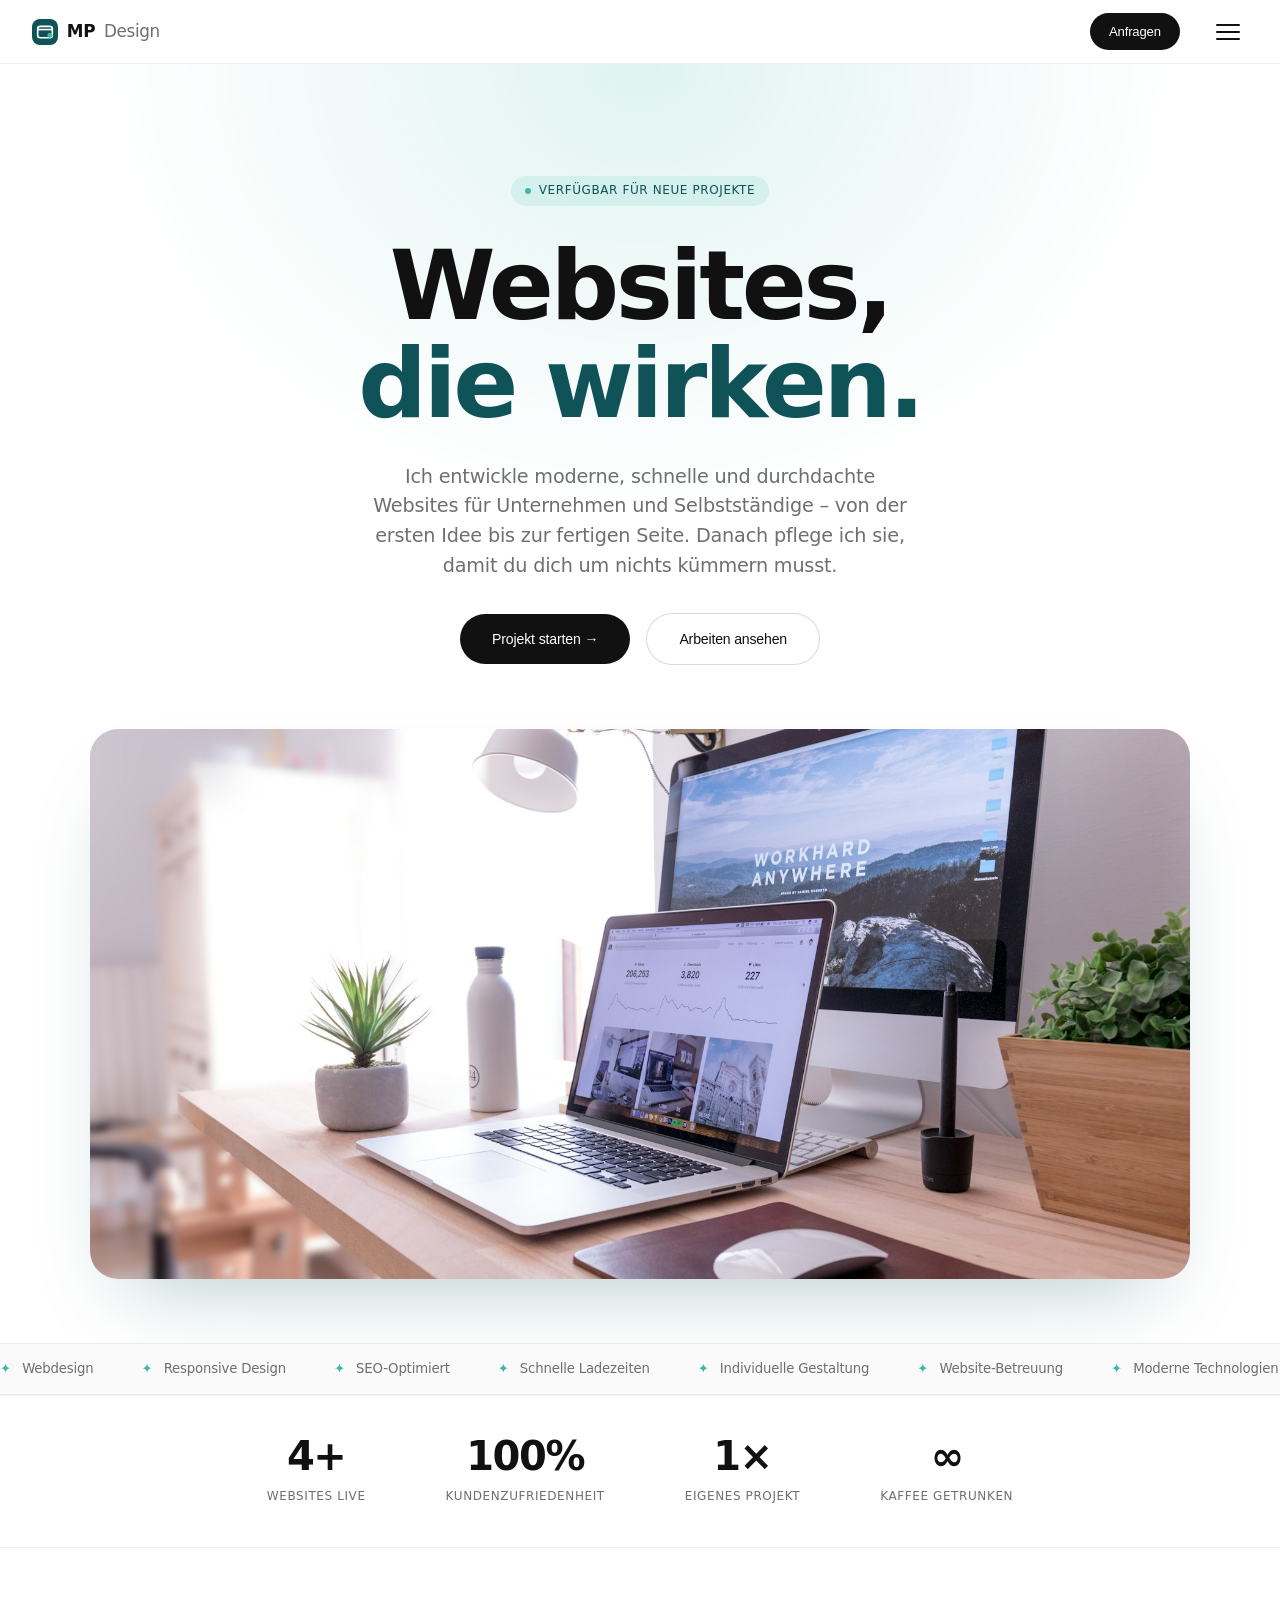
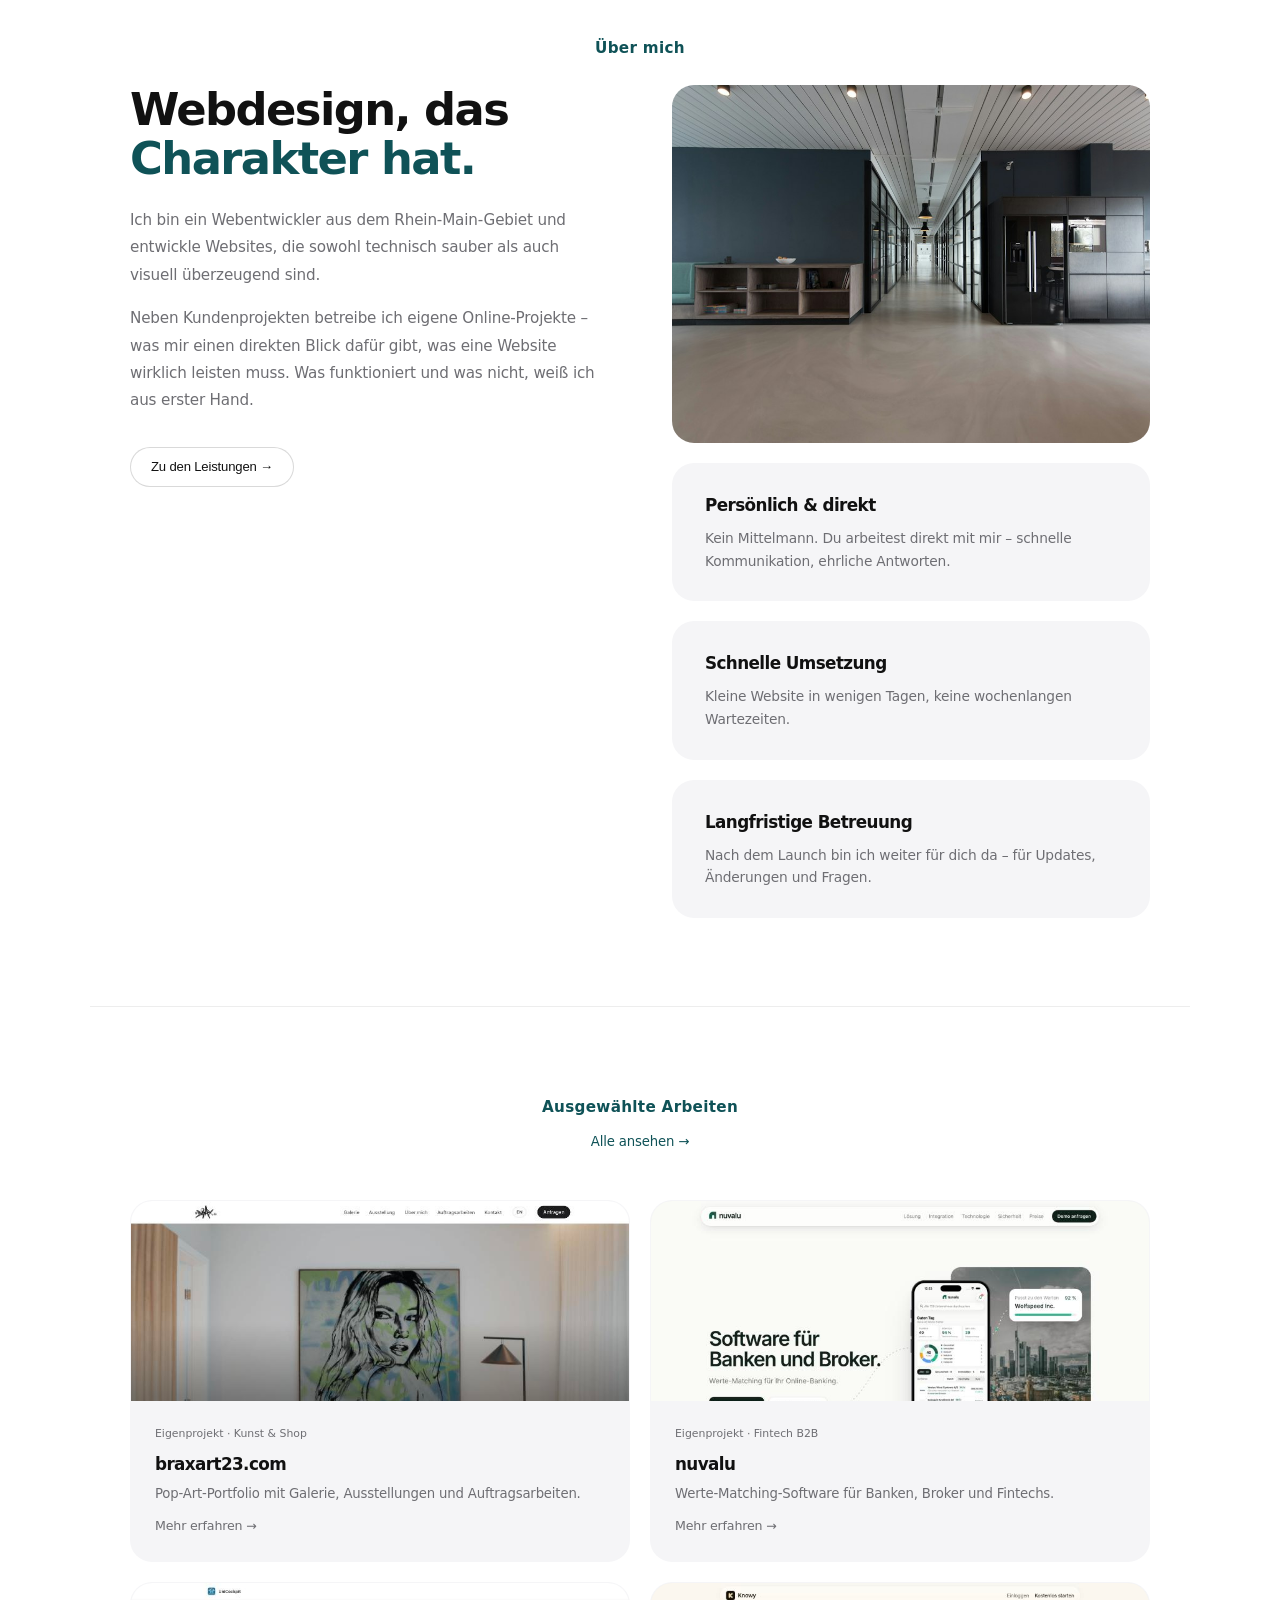
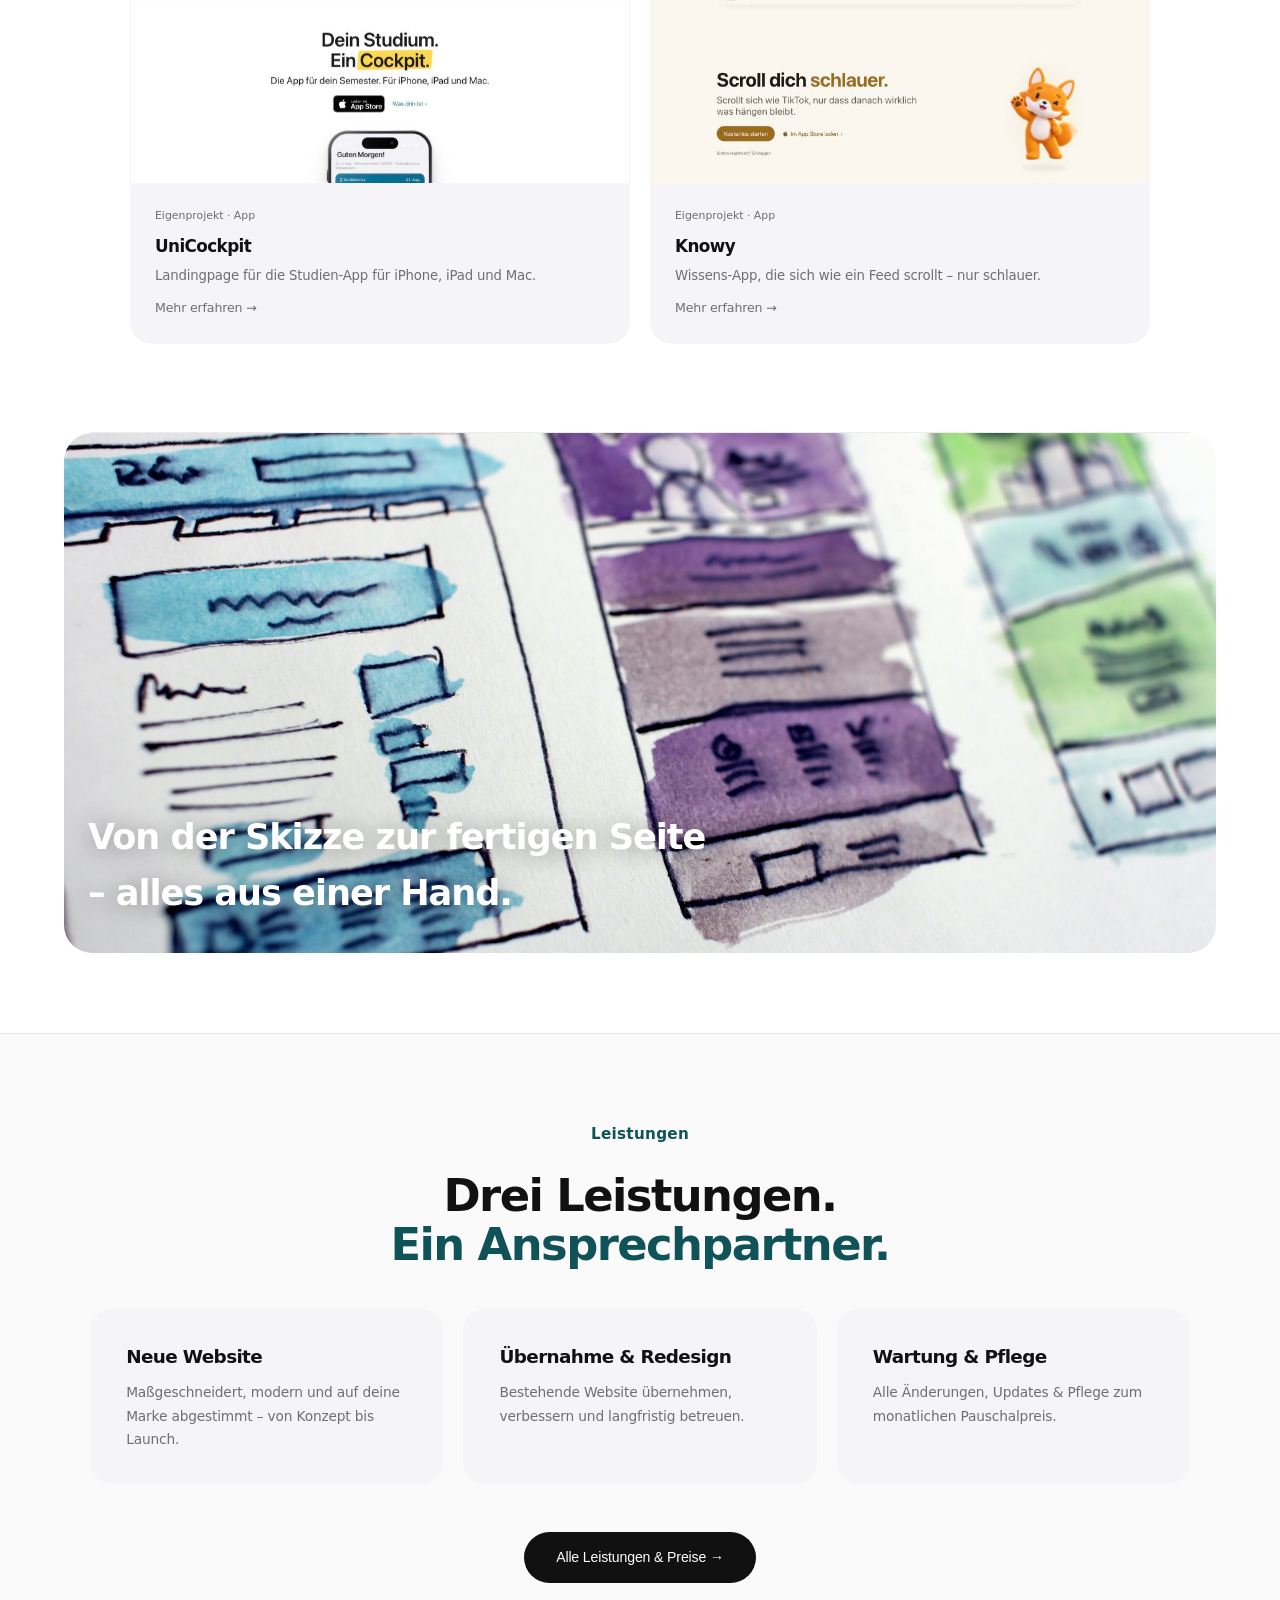
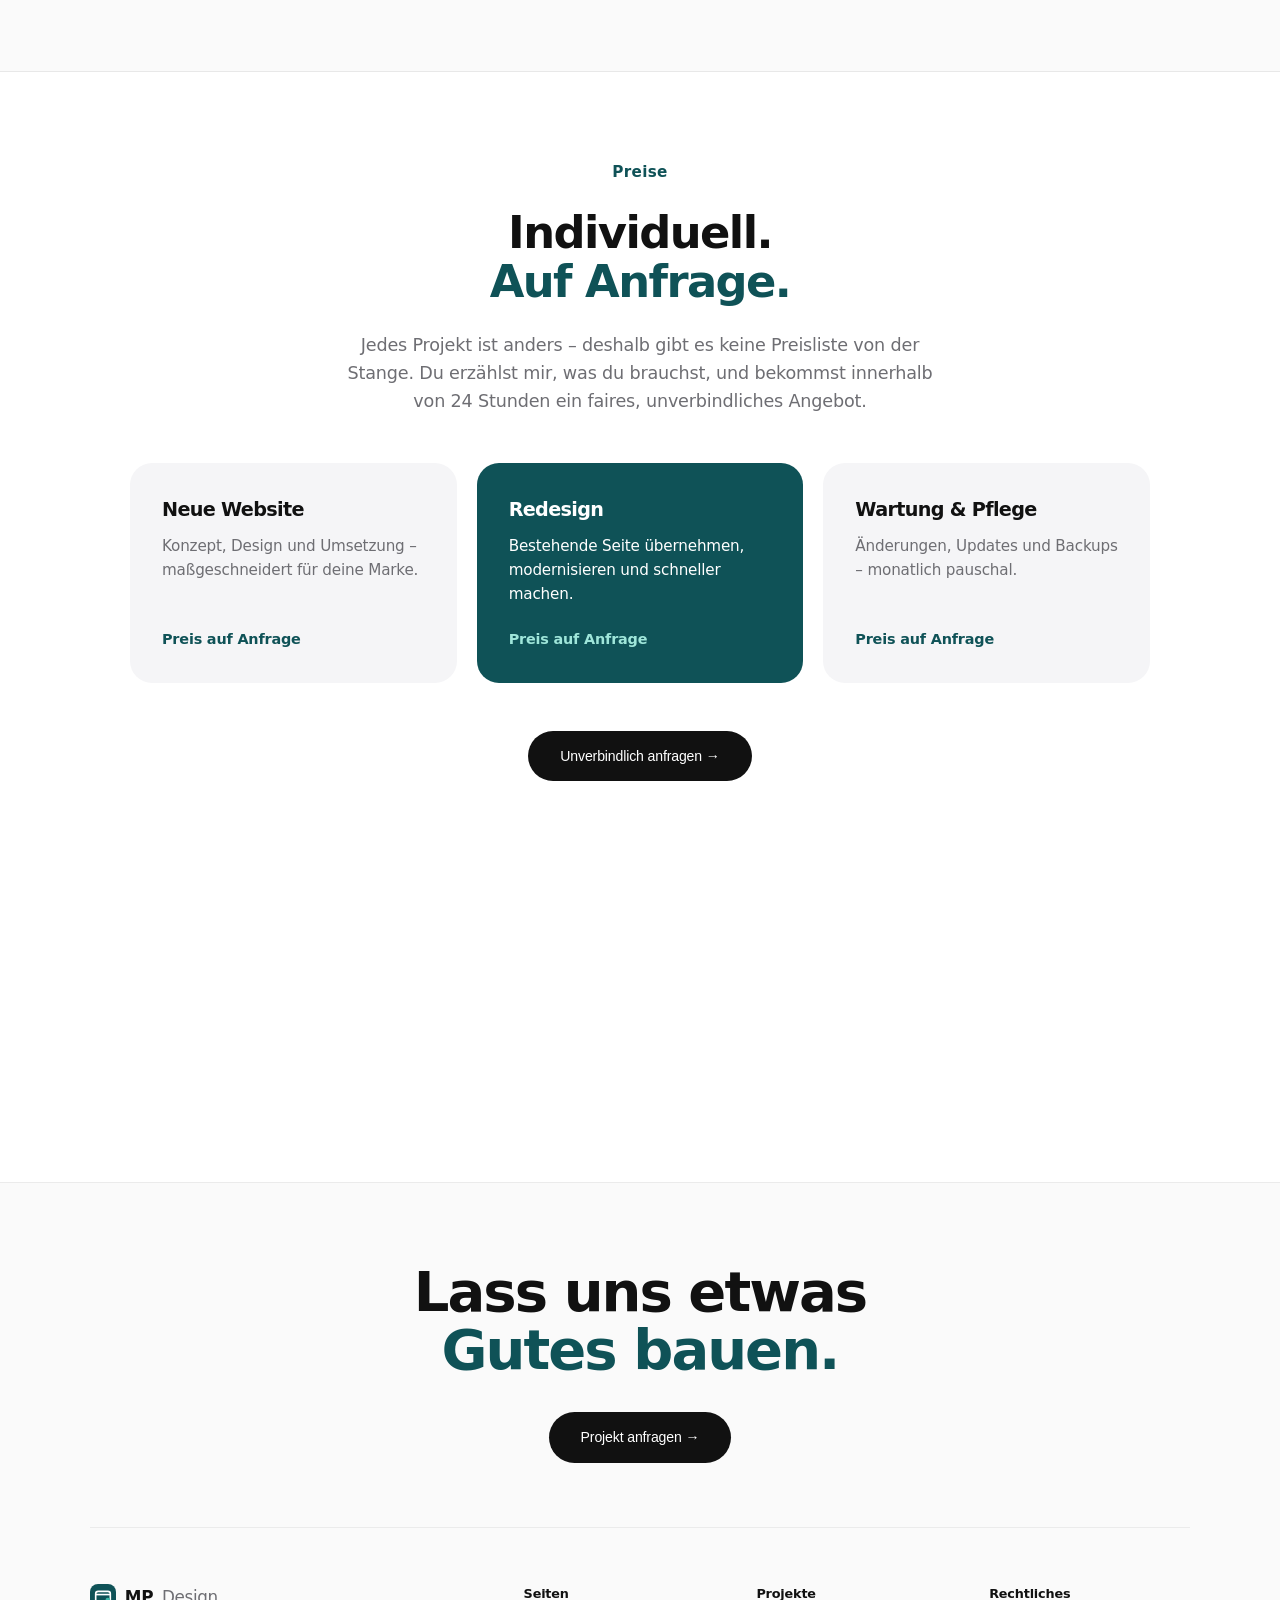
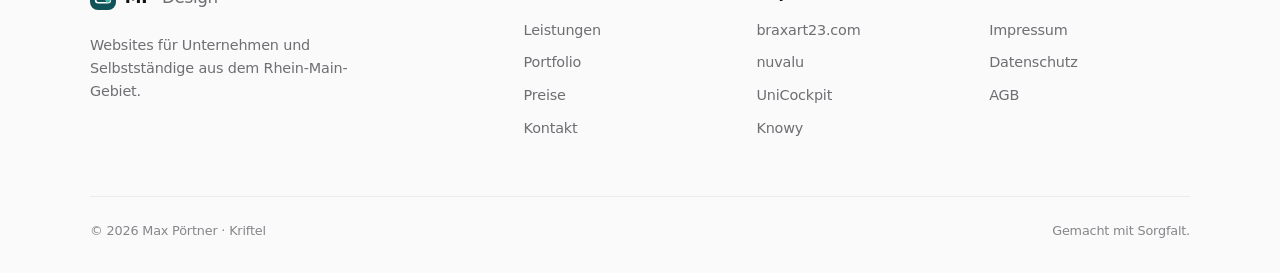
<file: index.html>
<!DOCTYPE html>
<html lang="de">
<head>
<meta charset="UTF-8"/><meta name="viewport" content="width=device-width,initial-scale=1.0"/>
<title>MPDesign – Websites, die wirken.</title>
<link rel="icon" type="image/svg+xml" href="data:image/svg+xml,%3Csvg xmlns='http://www.w3.org/2000/svg' viewBox='0 0 32 32'%3E%3Crect width='32' height='32' rx='8' fill='%230f5257'/%3E%3Crect x='7' y='9' width='18' height='14' rx='3' fill='none' stroke='%23fff' stroke-width='2'/%3E%3Cpath d='M7 13h18' stroke='%23fff' stroke-width='2'/%3E%3Ccircle cx='22' cy='20' r='3' fill='%233fb8a8'/%3E%3C/svg%3E">

<style>
*,*::before,*::after{box-sizing:border-box;margin:0;padding:0}
html{scroll-behavior:smooth}
body{padding-top:64px;background:#ffffff;color:#1d1d1f;font-family:'Inter',sans-serif;font-weight:300;line-height:1.6;overflow-x:hidden}
:root{--bg:#ffffff;--s1:#f5f5f7;--s2:#f2f2f4;--s3:#ebebee;--b:rgba(0,0,0,.07);--b2:rgba(0,0,0,.13);--text:#1d1d1f;--muted:#6e6e73;--accent:#0f5257;--accent2:#3fb8a8}

/* ── NAV ── */
nav{position:fixed;top:0;left:0;right:0;z-index:500;height:64px;padding:0 2rem;
  display:flex;align-items:center;justify-content:space-between;
  background:rgba(0,0,0,.97);border-bottom:1px solid rgba(0,0,0,.08)}
.nav-logo{font-family:'Inter',sans-serif;font-weight:800;font-size:1.15rem;
  letter-spacing:-.03em;color:#1d1d1f;text-decoration:none}
.nav-logo span{color:#0f5257}
/* nav-links HIDDEN by default, toggled by JS */
.nav-links{list-style:none;display:none;position:absolute;top:64px;left:0;right:0;
  flex-direction:column;background:#fafafa;border-bottom:1px solid rgba(0,0,0,.08);
  padding:1rem 0;gap:0;z-index:499}
.nav-links.open{display:flex}
.nav-links li{width:100%}
.nav-links a{color:#6e6e73;text-decoration:none;font-size:.95rem;font-weight:400;
  display:block;padding:.85rem 2rem;transition:color .2s,background .2s;border-left:3px solid transparent}
.nav-links a:hover{color:#1d1d1f;background:rgba(0,0,0,.04);border-left-color:#0f5257}
.nav-links a.active{color:#1d1d1f;border-left-color:#0f5257}
.nav-cta{background:#0f5257;color:#ffffff;padding:.48rem 1.2rem;border-radius:100px;
  font-family:'Inter',sans-serif;font-size:.82rem;font-weight:600;text-decoration:none;
  border:none;cursor:pointer;display:inline-flex;align-items:center;
  transition:transform .2s,box-shadow .2s;white-space:nowrap}
.nav-cta:hover{transform:translateY(-1px);box-shadow:0 8px 24px rgba(15,82,87,.3)}
/* BURGER - always visible */
.burger{background:none;border:none;cursor:pointer;padding:8px;
  display:flex;flex-direction:column;gap:5px;z-index:600;margin-left:1rem}
.burger span{display:block;width:24px;height:2px;background:#1d1d1f;
  transition:all .3s ease;transform-origin:center;border-radius:2px}
.burger.open span:nth-child(1){transform:translateY(7px) rotate(45deg)}
.burger.open span:nth-child(2){opacity:0;transform:scaleX(0)}
.burger.open span:nth-child(3){transform:translateY(-7px) rotate(-45deg)}
/* NAV WRAPPER right side */
.nav-right{display:flex;align-items:center;gap:.75rem}


/* HERO */
.hero{min-height:100vh;display:flex;flex-direction:column;justify-content:flex-end;
  padding:0 2.5rem 5rem;position:relative;overflow:hidden;isolation:isolate}
.hero-grid{position:absolute;inset:0;
  background-image:linear-gradient(to bottom,transparent 55%,#ffffff 100%),
    repeating-linear-gradient(0deg,transparent,transparent 79px,var(--b) 80px),
    repeating-linear-gradient(90deg,transparent,transparent 79px,var(--b) 80px);
  background-size:100% 100%,80px 80px,80px 80px;z-index:0;pointer-events:none}
.glow-r{pointer-events:none;position:absolute;top:-10%;right:-5%;width:650px;height:650px;
  background:radial-gradient(circle,rgba(15,82,87,.1) 0%,transparent 65%);pointer-events:none}
.glow-l{pointer-events:none;position:absolute;bottom:5%;left:-8%;width:500px;height:500px;
  background:radial-gradient(circle,rgba(63,184,168,.07) 0%,transparent 65%);pointer-events:none}
.avail{display:inline-flex;align-items:center;gap:.5rem;
  background:rgba(15,82,87,.08);border:1px solid rgba(15,82,87,.22);
  color:var(--accent);padding:.32rem .85rem;border-radius:100px;
  font-size:.75rem;font-weight:500;letter-spacing:.05em;text-transform:uppercase;
  margin-bottom:2rem;animation:fadeUp .8s ease both}
.avail-dot{width:6px;height:6px;background:var(--accent);border-radius:50%;
  display:inline-block;animation:pulse 2s ease infinite}
.hero h1{font-family:'Inter',sans-serif;font-size:clamp(3.2rem,7vw,8rem);
  font-weight:800;line-height:.95;letter-spacing:-.04em;margin-bottom:1.75rem;
  animation:fadeUp .8s ease .1s both}
.hero h1 span{color:var(--accent)}
.hero-body{max-width:500px;color:var(--muted);font-size:1.05rem;font-weight:300;
  line-height:1.75;margin-bottom:2.75rem;animation:fadeUp .8s ease .2s both}
.hero-btns{display:flex;gap:1rem;align-items:center;flex-wrap:wrap;animation:fadeUp .8s ease .3s both}
.scroll-hint{position:absolute;bottom:2rem;right:2.5rem;z-index:1;
  display:flex;align-items:center;gap:.75rem;color:var(--muted);
  font-size:.72rem;letter-spacing:.1em;text-transform:uppercase}
.scroll-line{width:40px;height:1px;background:var(--muted);animation:lineGrow 2s ease infinite}

/* BUTTONS */
.btn-f{display:inline-flex;align-items:center;gap:.4rem;padding:.875rem 2rem;
  border-radius:100px;background:var(--accent);color:#ffffff;font-family:'Inter',sans-serif;
  font-size:.88rem;font-weight:600;letter-spacing:-.01em;text-decoration:none;border:none;
  cursor:pointer;transition:transform .2s,box-shadow .2s}
.btn-f:hover{transform:translateY(-2px);box-shadow:0 12px 36px rgba(15,82,87,.25)}
.btn-f.sm{padding:.55rem 1.25rem;font-size:.82rem}
.btn-o{display:inline-flex;align-items:center;gap:.4rem;padding:.875rem 2rem;
  border-radius:100px;background:none;color:var(--text);border:1px solid var(--b2);
  font-family:'Inter',sans-serif;font-size:.88rem;font-weight:500;text-decoration:none;
  cursor:pointer;transition:border-color .2s,background .2s}
.btn-o:hover{border-color:rgba(0,0,0,.28);background:var(--s1)}
.btn-o.sm{padding:.55rem 1.25rem;font-size:.82rem}

/* EYE */
.eye{display:flex;align-items:center;gap:.75rem;margin-bottom:1.5rem}
.eye::before{content:'';width:24px;height:1px;background:var(--muted)}
.eye span{color:var(--muted);font-size:.72rem;letter-spacing:.15em;text-transform:uppercase}

/* MARQUEE */
.mq{overflow:hidden;padding:.9rem 0;border-top:1px solid var(--b);
  border-bottom:1px solid var(--b);background:var(--s1)}
.mq-t{display:flex;gap:3rem;width:max-content;animation:mq 22s linear infinite}
.mq-i{display:flex;align-items:center;gap:.7rem;color:var(--muted);font-size:.83rem;white-space:nowrap}
.mq-i span{color:var(--accent)}

/* STATS */
.stats{border-top:1px solid var(--b);border-bottom:1px solid var(--b);
  padding:2.5rem 2.5rem;display:flex;justify-content:center;gap:5rem;
  background:var(--s1);flex-wrap:wrap}
.sn{font-family:'Inter',sans-serif;font-size:2.5rem;font-weight:800;
  letter-spacing:-.04em;color:var(--accent);display:block;line-height:1;margin-bottom:.35rem}
.sl{color:var(--muted);font-size:.75rem;letter-spacing:.05em;text-transform:uppercase}

/* SECTION */
.sec{padding:5.5rem 2.5rem;max-width:1100px;margin:0 auto}
.sh2{font-family:'Inter',sans-serif;font-size:clamp(1.9rem,3.5vw,3rem);
  font-weight:800;letter-spacing:-.03em;line-height:1.1;margin-bottom:1.5rem}
.sh2 span{color:var(--accent)}
.sdark{background:var(--s1);border-top:1px solid var(--b);border-bottom:1px solid var(--b);padding:5.5rem 2.5rem}
.sdark .inner{max-width:1100px;margin:0 auto}

/* ABOUT GRID */
.about-g{display:grid;grid-template-columns:1fr 1fr;gap:4rem;align-items:start}
.ac{display:flex;flex-direction:column;gap:1.5px;background:var(--b);border:1px solid var(--b)}
.acard{background:var(--bg);padding:1.75rem 2rem;position:relative;overflow:hidden;transition:background .3s}
.acard:hover{background:var(--s1)}
.acard::after{content:'';position:absolute;bottom:0;left:0;height:2px;width:0;background:var(--accent);transition:width .4s}
.acard:hover::after{width:100%}
.acard-ic{font-size:1.6rem;display:block;margin-bottom:.85rem}
.acard h3{font-family:'Inter',sans-serif;font-size:1.05rem;font-weight:700;margin-bottom:.5rem}
.acard p{color:var(--muted);font-size:.86rem;line-height:1.65}

/* LEISTUNGEN CARDS */
.lg{display:grid;grid-template-columns:repeat(3,1fr);gap:1.5px;background:var(--b);border:1px solid var(--b)}
.lc{background:var(--bg);padding:2rem 2.2rem;position:relative;overflow:hidden;transition:background .3s}
.lc:hover{background:var(--s1)}
.lc::after{content:'';position:absolute;bottom:0;left:0;height:2px;width:0;background:var(--accent);transition:width .4s}
.lc:hover::after{width:100%}
.lc-n{font-family:'Inter',sans-serif;font-size:.7rem;letter-spacing:.2em;color:var(--muted);margin-bottom:1.2rem;display:block}
.lc-ic{font-size:1.8rem;display:block;margin-bottom:1rem}
.lc h3{font-family:'Inter',sans-serif;font-size:1.15rem;font-weight:700;margin-bottom:.6rem}
.lc p{color:var(--muted);font-size:.86rem;line-height:1.7}

/* PORTFOLIO CARDS with iframe previews */
.pg{display:grid;grid-template-columns:repeat(2,1fr);gap:1.5rem}
.pc{background:var(--s1);border:1px solid var(--b);text-decoration:none;color:inherit;
  display:block;overflow:hidden;transition:transform .3s,border-color .3s,box-shadow .3s}
.pc:hover{transform:translateY(-4px);border-color:rgba(15,82,87,.3);box-shadow:0 20px 60px rgba(0,0,0,.5)}
.pc-thumb{width:100%;aspect-ratio:16/9;position:relative;overflow:hidden;background:var(--s2)}
.pc-thumb iframe{width:200%;height:200%;transform:scale(.5);transform-origin:top left;
  border:none;pointer-events:none;display:block}
.pc-overlay{position:absolute;inset:0;background:transparent}
.pc-info{padding:1.5rem}
.pc-tag{font-size:.68rem;letter-spacing:.15em;text-transform:uppercase;color:var(--accent);display:block;margin-bottom:.5rem}
.pc-info h3{font-family:'Inter',sans-serif;font-size:1.05rem;font-weight:700;margin-bottom:.35rem}
.pc-info p{color:var(--muted);font-size:.83rem;line-height:1.6}
.pc-arrow{display:inline-flex;align-items:center;gap:.4rem;color:var(--muted);font-size:.79rem;margin-top:.7rem;transition:color .2s,gap .2s}
.pc:hover .pc-arrow{color:var(--accent);gap:.65rem}
.own-b{background:rgba(63,184,168,.1);border:1px solid rgba(63,184,168,.25);color:var(--accent2);font-size:.65rem;padding:.1rem .45rem;border-radius:100px;margin-left:.35rem}

/* PRICES */
.pc2{display:grid;grid-template-columns:1fr 1fr;gap:1.5rem;max-width:520px;margin-bottom:1.5rem}
.pcard{padding:2.25rem;border:1px solid var(--b);background:var(--s2)}
.pcard.hi{background:rgba(15,82,87,.06);border-color:rgba(15,82,87,.3)}
.pl{font-size:.7rem;letter-spacing:.14em;text-transform:uppercase;color:var(--muted);margin-bottom:.75rem;display:block}
.pcard.hi .pl{color:var(--accent)}
.pa{font-family:'Inter',sans-serif;font-size:2.75rem;font-weight:800;letter-spacing:-.04em;line-height:1;margin-bottom:.3rem}
.ps{color:var(--muted);font-size:.82rem}

/* QUOTE */
.qt{padding:7rem 2.5rem;text-align:center;border-top:1px solid var(--b);border-bottom:1px solid var(--b);background:var(--s1)}
.qt blockquote{font-family:'Inter',sans-serif;font-size:clamp(1.4rem,2.5vw,2.3rem);font-weight:400;line-height:1.35;letter-spacing:-.02em;color:var(--text);max-width:780px;margin:0 auto;font-style:italic}
.qt blockquote span{color:var(--accent);font-style:normal}

/* FOOTER */
footer{border-top:1px solid var(--b)}
.fi{display:grid;grid-template-columns:1fr 1fr 1fr;gap:4rem;padding:4rem 2.5rem 3rem;border-bottom:1px solid var(--b)}
.fb p{color:var(--muted);font-size:.85rem;line-height:1.75;font-weight:300;margin-top:.85rem}
.fn{display:flex;flex-direction:column;gap:.6rem}
.fn a{color:var(--muted);text-decoration:none;font-size:.85rem;font-weight:300;transition:color .2s}
.fn a:hover{color:var(--text)}
.fs{font-size:.68rem;letter-spacing:.12em;text-transform:uppercase;color:var(--muted);margin-bottom:.25rem;display:block}
.fp{display:flex;flex-direction:column;gap:.6rem}
.fp a{color:var(--muted);text-decoration:none;font-family:'Inter',sans-serif;font-weight:700;font-size:.85rem;transition:color .2s}
.fp a:hover{color:var(--accent)}
.fbot{padding:1.3rem 2.5rem;display:flex;justify-content:space-between;align-items:center;flex-wrap:wrap;gap:1rem;box-sizing:border-box;width:100%}
.fbot p,.fbot a{color:var(--muted);font-size:.76rem;text-decoration:none;transition:color .2s}
.fbot a:hover{color:var(--text)}

/* REVEAL */
.rev{opacity:0;transform:translateY(22px);transition:opacity .7s ease,transform .7s ease}
.rev.vis{opacity:1;transform:none}

/* ANIMATIONS */
@keyframes fadeUp{from{opacity:0;transform:translateY(28px)}to{opacity:1;transform:translateY(0)}}
@keyframes mq{from{transform:translateX(0)}to{transform:translateX(-50%)}}
@keyframes pulse{0%,100%{opacity:1;transform:scale(1)}50%{opacity:.5;transform:scale(.7)}}
@keyframes lineGrow{0%{width:10px;opacity:.3}50%{width:40px;opacity:1}100%{width:10px;opacity:.3}}

/* RESPONSIVE */
@media(max-width:860px){
  .lg{grid-template-columns:1fr}
  .pg{grid-template-columns:1fr}
  .fi{grid-template-columns:1fr;gap:2rem}
  .pc2{grid-template-columns:1fr}
  .sec{padding:4rem 1.25rem}
  .sdark{padding:4rem 1.25rem}
  nav{padding:0 1.25rem}
}




/* ── FOOTER CENTERING ── */
footer{border-top:1px solid rgba(0,0,0,.07);width:100%;box-sizing:border-box}
.footer-wrap{max-width:1200px;margin:0 auto;width:100%}
.footer-grid{display:grid;grid-template-columns:1.4fr 1fr 1fr 1fr;gap:3rem;
  padding:4rem 2.5rem 3rem;border-bottom:1px solid rgba(0,0,0,.07);
  box-sizing:border-box;width:100%}
.footer-bottom{padding:1.3rem 2.5rem;display:flex;justify-content:space-between;
  align-items:center;flex-wrap:wrap;gap:.75rem;box-sizing:border-box;width:100%}
.footer-bottom p,.footer-bottom a{color:#6e6e73;font-size:.76rem;text-decoration:none;transition:color .2s}
.footer-bottom a:hover{color:#1d1d1f}
@media(max-width:860px){
  .footer-grid{grid-template-columns:1fr 1fr!important;gap:2rem!important;padding:2.5rem 1.25rem!important}
  .footer-bottom{padding:1rem 1.25rem!important;flex-direction:column!important;text-align:center!important;gap:.5rem!important}
  .footer-bottom div{justify-content:center!important}
}
@media(max-width:500px){
  .footer-grid{grid-template-columns:1fr!important}
}
</style>
<link rel="stylesheet" href="theme.css?v=5">
</head>
<body>
<style id="mobileFix">
/* ══════════════════════════════════════════
   DEFINITIVE MOBILE FIX – alle Seiten
   ══════════════════════════════════════════ */

/* 1. Prevent ALL horizontal scroll */
html { overflow-x: hidden !important; }
body { overflow-x: hidden !important; max-width: 100vw !important; }

/* 2. Nav always fixed at top */
nav { position: fixed !important; top: 0 !important; left: 0 !important;
      right: 0 !important; z-index: 500 !important; }

/* 3. Cookie banner never clipped */
#cookieBanner {
  position: fixed !important; z-index: 9999 !important;
  left: 1rem !important; right: 1rem !important;
  bottom: 1rem !important; width: auto !important;
  transform: none !important; max-width: none !important;
}

/* 4. Iframes fill container properly */
.pc-thumb {
  width: 100% !important; height: 200px !important;
  aspect-ratio: unset !important; overflow: hidden !important;
  position: relative !important;
}
.pc-thumb iframe {
  position: absolute !important; top: 0 !important; left: 0 !important;
  width: 200% !important; height: 200% !important;
  transform: scale(0.5) !important; transform-origin: top left !important;
  border: none !important; pointer-events: none !important;
}
.proj-img-wrap { overflow: hidden !important; }
.proj-img-wrap iframe {
  width: 200% !important; height: 200% !important;
  transform: scale(0.5) !important; transform-origin: top left !important;
  border: none !important; pointer-events: none !important; display: block !important;
}
.pj-thumb { overflow: hidden !important; position: relative !important; }
.pj-thumb iframe {
  position: absolute !important; top: 0 !important; left: 0 !important;
  width: 200% !important; height: 200% !important;
  transform: scale(0.5) !important; transform-origin: top left !important;
  border: none !important; pointer-events: none !important;
}

@media (max-width: 860px) {

  /* ── PAGE HERO PADDING FIX (text not cut off) ── */
  .ph, .page-hero {
    padding-top: 3.5rem !important;
    padding-bottom: 2.5rem !important;
    padding-left: 1.25rem !important;
    padding-right: 1.25rem !important;
  }
  .ph h1, .page-hero h1 {
    font-size: clamp(2.2rem, 8vw, 3.5rem) !important;
    margin-bottom: 1rem !important;
  }

  /* ── HERO ── */
  .hero {
    padding: 3rem 1.25rem 3rem !important;
    min-height: unset !important;
  }
  .hero h1 { font-size: clamp(2rem, 8vw, 3.5rem) !important; }
  .hero-body { font-size: .9rem !important; max-width: 100% !important; }
  .hero-btns {
    flex-direction: column !important; width: 100% !important; gap: .75rem !important;
  }
  .hero-btns a { width: 100% !important; justify-content: center !important; }

  /* ── ALL SECTION PADDING ── */
  .sec, .section, .sdark, .section-dark,
  .pricing-hero, .legal-page, .lp2, .page {
    padding-left: 1.25rem !important;
    padding-right: 1.25rem !important;
  }

  /* ── GRIDS → 1 COLUMN ── */
  .about-g, .lg, .pg, .pc2, .plans, .card-grid, .portfolio-grid,
  .price-cards, .contact-grid, .cg, .features-grid, .info-row,
  .proc, .process-grid, .fi {
    grid-template-columns: 1fr !important;
  }

  /* All inline grid → 1 col */
  [style*="grid-template-columns"] {
    grid-template-columns: 1fr !important;
    min-width: 0 !important;
  }

  /* ── INLINE PADDING REDUCTION ── */
  [style*="padding:2.5rem"]  { padding: 1.25rem !important; }
  [style*="padding:4rem 3rem"] { padding: 1.5rem 1.25rem !important; }
  [style*="padding:5.5rem 3rem"] { padding: 2rem 1.25rem !important; }
  [style*="padding:4rem 2.5rem"] { padding: 1.75rem 1.25rem !important; }

  /* ── TYPOGRAPHY ── */
  .sh2, .section-h2 { font-size: clamp(1.5rem, 6vw, 2.2rem) !important; }
  .lh { font-size: clamp(1.3rem, 5vw, 2rem) !important; }
  [style*="text-align:right"] { text-align: left !important; }
  [style*="min-width:120px"] { min-width: 0 !important; }

  /* ── PORTFOLIO ── */
  .proj-acc-inner { flex-direction: column !important; }
  .proj-img-wrap { flex: 0 0 200px !important; height: 200px !important; }
  .proj-right { min-height: 0 !important; }
  .pj, .proj-item { grid-template-columns: 1fr !important; direction: ltr !important; }
  .pj * { direction: ltr !important; }
  .pji, .proj-info { padding: 1.5rem 1.25rem !important; }

  /* ── LEISTUNGEN ACCORDION ── */
  .acc-inner { grid-template-columns: 1fr !important; padding-left: 0 !important; }
  .li, .leistung-item { grid-template-columns: 36px 1fr !important; }
  .li > *:last-child, .leistung-item > *:last-child { grid-column: 2 !important; }
  .pstep, .process-step {
    border-right: none !important;
    border-bottom: 1px solid rgba(0,0,0,.07) !important;
  }

  /* ── PREISE ── */
  .plans { grid-template-columns: 1fr !important; }
  .plan { width: 100% !important; min-width: 0 !important; overflow: visible !important; }
  .plan-top, .plan-cta, .plan-features {
    padding-left: 1.25rem !important; padding-right: 1.25rem !important;
  }
  .plan-price { font-size: 2.2rem !important; }
  .price-card-top { flex-direction: column !important; }
  .price-big { text-align: left !important; }

  /* ── CONTACT ── */
  .cl, .contact-left {
    border-right: none !important;
    border-bottom: 1px solid rgba(0,0,0,.07) !important;
    padding: 2rem 1.25rem !important;
  }
  .cr, .contact-right { padding: 2rem 1.25rem !important; }

  /* ── STATS ── */
  .stats, .stats-bar {
    gap: 1.25rem !important; padding: 1.5rem 1.25rem !important;
    flex-wrap: wrap !important; justify-content: center !important;
  }
  .sn, .stat-n { font-size: 1.9rem !important; }

  /* ── TABLES ── */
  .pt, .compare, .price-table { overflow-x: auto !important; }

  /* ── MISC ── */
  [style*="width:55%"][style*="opacity"] { display: none !important; }
  .scroll-hint { display: none !important; }
  .mq, .marquee-wrap { overflow: hidden !important; }
  nav { padding: 0 1.25rem !important; height: 56px !important; }
  [style*="border-right:1px solid rgba(255"] {
    border-right: none !important;
    border-bottom: 1px solid rgba(0,0,0,.07) !important;
  }
  [style*="border-right:1px solid rgba(200,240"] {
    border-right: none !important;
    border-bottom: 1px solid rgba(15,82,87,.12) !important;
  }
  .cta-group { flex-direction: column !important; align-items: stretch !important; }
  .cta-group a { text-align: center !important; justify-content: center !important; }
  .btn-f, .btn-o { width: 100% !important; justify-content: center !important; }

  /* ── PC-THUMB on mobile ── */
  .pc-thumb { height: 180px !important; }

  /* ── WARTUNG ── */
  .price-card-main [style*="grid-template-columns"] {
    grid-template-columns: 1fr !important;
  }
  .features-grid { grid-template-columns: 1fr !important; }
  .info-row { grid-template-columns: 1fr !important; }
}

/* ── FOOTER CENTERING ── */
  .fbot { padding: 1rem 1.25rem !important; }
  footer { width: 100% !important; overflow: hidden !important; }
  [style*="padding:4rem 2.5rem 3rem"] { padding: 2.5rem 1.25rem !important; }

@media (max-width: 500px) {
  body { padding-top: 56px !important; }
  [style*="grid-template-columns"] { grid-template-columns: 1fr !important; }
  .fi { grid-template-columns: 1fr !important; }
  .fbot { flex-direction: column !important; text-align: center !important; gap: .5rem !important; }
  .hero h1 { font-size: clamp(1.8rem, 7vw, 2.5rem) !important; }
  .pc-thumb { height: 150px !important; }
  nav { padding: 0 1rem !important; }
  .ph h1 { font-size: clamp(1.9rem, 7vw, 2.5rem) !important; }
}
</style>
<!-- ── NAV ── -->
<nav id="nav">
  <a href="index.html" class="nav-logo brand"><span class="brand-mark"></span>MP<em>Design</em></a>
  <div class="nav-right">
    <a href="kontakt.html" class="nav-cta">Anfragen</a>
    <button class="burger" id="burger" onclick="toggleMob()" aria-label="Menü">
      <span></span><span></span><span></span>
    </button>
  </div>
  <ul class="nav-links" id="navLinks">
    <li><a href="index.html" class="active"  onclick="closeMob()">Start</a></li>
    <li><a href="leistungen.html"  onclick="closeMob()">Leistungen</a></li>
    <li><a href="portfolio.html"  onclick="closeMob()">Portfolio</a></li>
    <li><a href="preise.html"  onclick="closeMob()">Preise</a></li>
    <li><a href="kontakt.html"  onclick="closeMob()">Kontakt</a></li>
  </ul>
</nav>

<!-- ── HERO ── -->
<header class="hero">
  <div class="hero-grid"></div><div class="glow-r"></div><div class="glow-l"></div>

  <!-- Decorative transparent tech graphic -->
  <div style="position:absolute;right:0;top:0;bottom:0;width:55%;z-index:0;pointer-events:none;overflow:hidden;opacity:.13">
    <svg viewBox="0 0 800 700" xmlns="http://www.w3.org/2000/svg" style="width:100%;height:100%;object-fit:cover">
      <!-- Browser window mockup -->
      <rect x="60" y="60" width="680" height="440" rx="12" fill="none" stroke="#0f5257" stroke-width="1.5"/>
      <rect x="60" y="60" width="680" height="44" rx="12" fill="none" stroke="#0f5257" stroke-width="1.5"/>
      <line x1="60" y1="104" x2="740" y2="104" stroke="#0f5257" stroke-width="1"/>
      <!-- browser dots -->
      <circle cx="92" cy="82" r="7" fill="none" stroke="#0f5257" stroke-width="1.5"/>
      <circle cx="116" cy="82" r="7" fill="none" stroke="#0f5257" stroke-width="1.5"/>
      <circle cx="140" cy="82" r="7" fill="none" stroke="#0f5257" stroke-width="1.5"/>
      <!-- URL bar -->
      <rect x="170" y="70" width="380" height="24" rx="12" fill="none" stroke="#0f5257" stroke-width="1"/>
      <text x="183" y="86" font-family="monospace" font-size="11" fill="#0f5257">mpwebdesign.de</text>
      <!-- nav bar inside browser -->
      <line x1="80" y1="130" x2="720" y2="130" stroke="#0f5257" stroke-width=".5" stroke-dasharray="4,3"/>
      <rect x="80" y="118" width="50" height="14" rx="7" fill="none" stroke="#0f5257" stroke-width=".8"/>
      <rect x="145" y="118" width="60" height="14" rx="7" fill="none" stroke="#0f5257" stroke-width=".8"/>
      <rect x="220" y="118" width="55" height="14" rx="7" fill="none" stroke="#0f5257" stroke-width=".8"/>
      <!-- hero text placeholder -->
      <rect x="80" y="155" width="280" height="28" rx="4" fill="none" stroke="#0f5257" stroke-width="1"/>
      <rect x="80" y="193" width="200" height="28" rx="4" fill="none" stroke="#0f5257" stroke-width="1"/>
      <rect x="80" y="240" width="320" height="10" rx="2" fill="none" stroke="#0f5257" stroke-width=".8"/>
      <rect x="80" y="258" width="280" height="10" rx="2" fill="none" stroke="#0f5257" stroke-width=".8"/>
      <rect x="80" y="276" width="240" height="10" rx="2" fill="none" stroke="#0f5257" stroke-width=".8"/>
      <!-- CTA button -->
      <rect x="80" y="306" width="120" height="38" rx="19" fill="none" stroke="#0f5257" stroke-width="1.5"/>
      <rect x="216" y="306" width="110" height="38" rx="19" fill="none" stroke="#0f5257" stroke-width="1"/>
      <!-- cards row -->
      <rect x="80" y="370" width="180" height="100" rx="6" fill="none" stroke="#0f5257" stroke-width="1"/>
      <rect x="276" y="370" width="180" height="100" rx="6" fill="none" stroke="#0f5257" stroke-width="1"/>
      <rect x="472" y="370" width="180" height="100" rx="6" fill="none" stroke="#0f5257" stroke-width="1"/>
      <!-- card inner lines -->
      <rect x="96" y="385" width="40" height="8" rx="4" fill="none" stroke="#0f5257" stroke-width=".8"/>
      <rect x="96" y="402" width="140" height="6" rx="3" fill="none" stroke="#0f5257" stroke-width=".6"/>
      <rect x="96" y="415" width="110" height="6" rx="3" fill="none" stroke="#0f5257" stroke-width=".6"/>
      <rect x="96" y="428" width="90" height="6" rx="3" fill="none" stroke="#0f5257" stroke-width=".6"/>
      <rect x="292" y="385" width="40" height="8" rx="4" fill="none" stroke="#0f5257" stroke-width=".8"/>
      <rect x="292" y="402" width="140" height="6" rx="3" fill="none" stroke="#0f5257" stroke-width=".6"/>
      <rect x="292" y="415" width="110" height="6" rx="3" fill="none" stroke="#0f5257" stroke-width=".6"/>
      <rect x="488" y="385" width="40" height="8" rx="4" fill="none" stroke="#0f5257" stroke-width=".8"/>
      <rect x="488" y="402" width="140" height="6" rx="3" fill="none" stroke="#0f5257" stroke-width=".6"/>
      <rect x="488" y="415" width="110" height="6" rx="3" fill="none" stroke="#0f5257" stroke-width=".6"/>
      <!-- floating code snippet -->
      <rect x="480" y="155" width="220" height="130" rx="8" fill="none" stroke="#0f5257" stroke-width="1"/>
      <text x="495" y="175" font-family="monospace" font-size="10" fill="#0f5257">&lt;html&gt;</text>
      <text x="505" y="191" font-family="monospace" font-size="10" fill="#0f5257">&lt;head&gt;</text>
      <text x="515" y="207" font-family="monospace" font-size="10" fill="#0f5257">&lt;title&gt;MPweb&lt;/title&gt;</text>
      <text x="505" y="223" font-family="monospace" font-size="10" fill="#0f5257">&lt;/head&gt;</text>
      <text x="505" y="239" font-family="monospace" font-size="10" fill="#0f5257">&lt;body&gt;</text>
      <text x="495" y="255" font-family="monospace" font-size="10" fill="#0f5257">...</text>
      <!-- connecting lines / dots -->
      <circle cx="400" cy="340" r="4" fill="none" stroke="#0f5257" stroke-width="1"/>
      <circle cx="500" cy="300" r="3" fill="none" stroke="#0f5257" stroke-width="1"/>
      <line x1="400" y1="340" x2="500" y2="300" stroke="#0f5257" stroke-width=".5" stroke-dasharray="3,3"/>
      <circle cx="200" cy="360" r="3" fill="none" stroke="#0f5257" stroke-width="1"/>
      <line x1="200" y1="360" x2="400" y2="340" stroke="#0f5257" stroke-width=".5" stroke-dasharray="3,3"/>
      <!-- bottom status bar -->
      <rect x="60" y="490" width="680" height="10" rx="2" fill="none" stroke="#0f5257" stroke-width=".5"/>
      <rect x="60" y="490" width="420" height="10" rx="2" fill="none" stroke="#0f5257" stroke-width=".5"/>
    </svg>
  </div>
  <div style="position:relative;z-index:1">
    <div class="avail"><span class="avail-dot"></span>Verfügbar für neue Projekte</div>
    <h1>Websites,<br><span>die wirken.</span></h1>
    <p class="hero-body">Ich entwickle moderne, schnelle und durchdachte Websites für Unternehmen und Selbstständige – von der ersten Idee bis zur fertigen Seite. Danach pflege ich sie, damit du dich um nichts kümmern musst.</p>
    <div class="hero-btns">
      <a href="kontakt.html" class="btn-f">Projekt starten →</a>
      <a href="portfolio.html" class="btn-o">Arbeiten ansehen</a>
    </div>
    <img class="hero-img" src="img/hero.jpg" alt="Arbeitsplatz mit Laptop" fetchpriority="high">
  </div>
  <div class="scroll-hint"><div class="scroll-line"></div>Scroll</div>
</header>

<!-- ── MARQUEE ── -->
<div class="mq"><div class="mq-t">
  <span class="mq-i"><span>✦</span>Webdesign</span><span class="mq-i"><span>✦</span>Responsive Design</span><span class="mq-i"><span>✦</span>SEO-Optimiert</span><span class="mq-i"><span>✦</span>Schnelle Ladezeiten</span><span class="mq-i"><span>✦</span>Individuelle Gestaltung</span><span class="mq-i"><span>✦</span>Website-Betreuung</span><span class="mq-i"><span>✦</span>Moderne Technologien</span>
  <span class="mq-i"><span>✦</span>Webdesign</span><span class="mq-i"><span>✦</span>Responsive Design</span><span class="mq-i"><span>✦</span>SEO-Optimiert</span><span class="mq-i"><span>✦</span>Schnelle Ladezeiten</span><span class="mq-i"><span>✦</span>Individuelle Gestaltung</span><span class="mq-i"><span>✦</span>Website-Betreuung</span><span class="mq-i"><span>✦</span>Moderne Technologien</span>
</div></div>

<!-- ── STATS ── -->
<div class="stats">
  <div style="text-align:center"><span class="sn">4+</span><span class="sl">Websites live</span></div>
  <div style="text-align:center"><span class="sn">100%</span><span class="sl">Kundenzufriedenheit</span></div>
  <div style="text-align:center"><span class="sn">1×</span><span class="sl">Eigenes Projekt</span></div>
  <div style="text-align:center"><span class="sn">∞</span><span class="sl">Kaffee getrunken</span></div>
</div>

<!-- ── ÜBER MICH ── -->
<section class="sec rev" style="border-bottom:1px solid var(--b)">
  <div class="eye"><span>Über mich</span></div>
  <div class="about-g">
    <div>
      <h2 class="sh2">Webdesign, das<br><span>Charakter hat.</span></h2>
      <p style="color:var(--muted);font-size:.95rem;line-height:1.8;font-weight:300;margin-bottom:1rem">Ich bin ein Webentwickler aus dem Rhein-Main-Gebiet und entwickle Websites, die sowohl technisch sauber als auch visuell überzeugend sind.</p>
      <p style="color:var(--muted);font-size:.95rem;line-height:1.8;font-weight:300;margin-bottom:2rem">Neben Kundenprojekten betreibe ich eigene Online-Projekte – was mir einen direkten Blick dafür gibt, was eine Website wirklich leisten muss. Was funktioniert und was nicht, weiß ich aus erster Hand.</p>
      <a href="leistungen.html" class="btn-o sm">Zu den Leistungen →</a>
    </div>
    <div class="ac">
      <img class="about-img" src="img/office.jpg" alt="Helles Büro" loading="lazy">
      <div class="acard"><span class="acard-ic">🎯</span><h3>Persönlich & direkt</h3><p>Kein Mittelmann. Du arbeitest direkt mit mir – schnelle Kommunikation, ehrliche Antworten.</p></div>
      <div class="acard"><span class="acard-ic">⚡</span><h3>Schnelle Umsetzung</h3><p>Kleine Website in wenigen Tagen, keine wochenlangen Wartezeiten.</p></div>
      <div class="acard"><span class="acard-ic">🔧</span><h3>Langfristige Betreuung</h3><p>Nach dem Launch bin ich weiter für dich da – für Updates, Änderungen und Fragen.</p></div>
    </div>
  </div>
</section>

<!-- ── PORTFOLIO PREVIEW ── -->
<section class="sec rev" style="border-bottom:1px solid var(--b)">
  <div style="display:flex;justify-content:space-between;align-items:center;margin-bottom:3rem">
    <div class="eye" style="margin-bottom:0"><span>Ausgewählte Arbeiten</span></div>
    <a href="portfolio.html" style="color:var(--accent);text-decoration:none;font-size:.83rem;font-weight:500">Alle ansehen →</a>
  </div>
    <div class="pg">
    <a href="portfolio.html#braxart" class="pc">
      <div class="pc-thumb"><img src="img/braxart.jpg" alt="braxart23.com" loading="lazy"></div>
      <div class="pc-info">
        <span class="pc-tag">Eigenprojekt · Kunst & Shop</span>
        <h3>braxart23.com</h3>
        <p>Pop-Art-Portfolio mit Galerie, Ausstellungen und Auftragsarbeiten.</p>
        <span class="pc-arrow">Mehr erfahren →</span>
      </div>
    </a>
    <a href="portfolio.html#inneryield" class="pc">
      <div class="pc-thumb"><img src="img/inneryield.jpg" alt="nuvalu" loading="lazy"></div>
      <div class="pc-info">
        <span class="pc-tag">Eigenprojekt · Fintech B2B</span>
        <h3>nuvalu</h3>
        <p>Werte-Matching-Software für Banken, Broker und Fintechs.</p>
        <span class="pc-arrow">Mehr erfahren →</span>
      </div>
    </a>
    <a href="portfolio.html#unicockpit" class="pc">
      <div class="pc-thumb"><img src="img/unicockpit.jpg" alt="UniCockpit" loading="lazy"></div>
      <div class="pc-info">
        <span class="pc-tag">Eigenprojekt · App</span>
        <h3>UniCockpit</h3>
        <p>Landingpage für die Studien-App für iPhone, iPad und Mac.</p>
        <span class="pc-arrow">Mehr erfahren →</span>
      </div>
    </a>
    <a href="portfolio.html#knowy" class="pc">
      <div class="pc-thumb"><img src="img/knowy.jpg" alt="Knowy" loading="lazy"></div>
      <div class="pc-info">
        <span class="pc-tag">Eigenprojekt · App</span>
        <h3>Knowy</h3>
        <p>Wissens-App, die sich wie ein Feed scrollt – nur schlauer.</p>
        <span class="pc-arrow">Mehr erfahren →</span>
      </div>
    </a>
  </div>
</section>

<figure class="band rev"><img src="img/sketch.jpg" alt="Webdesign am Schreibtisch" loading="lazy"><figcaption>Von der Skizze zur fertigen Seite – alles aus einer Hand.</figcaption></figure>

<!-- ── LEISTUNGEN STRIP ── -->
<div class="sdark rev">
  <div class="inner">
    <div class="eye"><span>Leistungen</span></div>
    <h2 class="sh2" style="margin-bottom:2.5rem">Drei Leistungen.<br><span>Ein Ansprechpartner.</span></h2>
    <div class="lg" style="margin-bottom:3rem">
      <div class="lc"><span class="lc-n">01 —</span><span class="lc-ic">🎨</span><h3>Neue Website</h3><p>Maßgeschneidert, modern und auf deine Marke abgestimmt – von Konzept bis Launch.</p></div>
      <div class="lc"><span class="lc-n">02 —</span><span class="lc-ic">🔄</span><h3>Übernahme & Redesign</h3><p>Bestehende Website übernehmen, verbessern und langfristig betreuen.</p></div>
      <div class="lc"><span class="lc-n">03 —</span><span class="lc-ic">⚡</span><h3>Wartung & Pflege</h3><p>Alle Änderungen, Updates & Pflege zum monatlichen Pauschalpreis.</p></div>
    </div>
    <a href="leistungen.html" class="btn-f">Alle Leistungen & Preise →</a>
  </div>
</div>

<!-- ── PREISE ── -->
<section class="sec rev quote-sec">
  <div class="eye"><span>Preise</span></div>
  <h2 class="sh2">Individuell.<br><span>Auf Anfrage.</span></h2>
  <p class="lead">Jedes Projekt ist anders – deshalb gibt es keine Preisliste von der Stange. Du erzählst mir, was du brauchst, und bekommst innerhalb von 24 Stunden ein faires, unverbindliches Angebot.</p>
  <div class="pkg">
    <div class="pkg-c"><h3>Neue Website</h3><p>Konzept, Design und Umsetzung – maßgeschneidert für deine Marke.</p><span>Preis auf Anfrage</span></div>
    <div class="pkg-c"><h3>Redesign</h3><p>Bestehende Seite übernehmen, modernisieren und schneller machen.</p><span>Preis auf Anfrage</span></div>
    <div class="pkg-c"><h3>Wartung & Pflege</h3><p>Änderungen, Updates und Backups – monatlich pauschal.</p><span>Preis auf Anfrage</span></div>
  </div>
  <a href="kontakt.html" class="btn-f">Unverbindlich anfragen →</a>
</section>

<!-- ── QUOTE ── -->
<div class="qt rev">
  <blockquote>„Eine gute Website ist kein Luxus –<br><span>sie ist deine wichtigste Visitenkarte.</span>"</blockquote>
</div>

<!-- ── FOOTER ── -->
<footer class="ft2">
  <div class="ft2-cta">
    <h2>Lass uns etwas<br><span>Gutes bauen.</span></h2>
    <a href="kontakt.html" class="btn-f">Projekt anfragen →</a>
  </div>
  <div class="ft2-grid">
    <div><a href="index.html" class="nav-logo brand"><span class="brand-mark"></span>MP<em>Design</em></a><p>Websites für Unternehmen und Selbstständige aus dem Rhein-Main-Gebiet.</p></div>
    <div class="ft2-col"><b>Seiten</b><a href="leistungen.html">Leistungen</a><a href="portfolio.html">Portfolio</a><a href="preise.html">Preise</a><a href="kontakt.html">Kontakt</a></div>
    <div class="ft2-col"><b>Projekte</b><a href="https://braxart23.com" target="_blank" rel="noopener">braxart23.com</a><a href="https://inneryield.de" target="_blank" rel="noopener">nuvalu</a><a href="https://unicockpit.de" target="_blank" rel="noopener">UniCockpit</a><a href="https://knowy.cc" target="_blank" rel="noopener">Knowy</a></div>
    <div class="ft2-col"><b>Rechtliches</b><a href="impressum.html">Impressum</a><a href="datenschutz.html">Datenschutz</a><a href="agb.html">AGB</a></div>
  </div>
  <div class="ft2-bot"><span>© 2026 Max Pörtner · Kriftel</span><span>Gemacht mit Sorgfalt.</span></div>
</footer>

<script>
window.addEventListener('scroll',function(){
  var n=document.getElementById('nav');
  if(n) n.classList.toggle('scrolled',window.scrollY>50);
});
function toggleMob(){
  var links=document.getElementById('navLinks');
  var burger=document.getElementById('burger');
  var open=links.classList.toggle('open');
  burger.classList.toggle('open',open);
  document.body.style.overflow=open?'hidden':'';
}
function closeMob(){
  var links=document.getElementById('navLinks');
  var burger=document.getElementById('burger');
  if(links) links.classList.remove('open');
  if(burger) burger.classList.remove('open');
  document.body.style.overflow='';
}
var obs=new IntersectionObserver(function(e){e.forEach(function(x){
  if(x.isIntersecting){x.target.classList.add('vis');obs.unobserve(x.target);}
});},{threshold:.07});
document.querySelectorAll('.rev').forEach(function(el){obs.observe(el);});
function toggleFaq(btn){
  var item=btn.closest('.faq-item');
  var wasOpen=item.classList.contains('open');
  document.querySelectorAll('.faq-item.open').forEach(function(i){i.classList.remove('open');});
  if(!wasOpen) item.classList.add('open');
}
</script>


<!-- ── COOKIE BANNER ── -->
<div id="cookieBanner" style="display:none;position:fixed;bottom:1.5rem;left:50%;transform:translateX(-50%);z-index:9999;width:calc(100% - 3rem);max-width:620px;background:#f5f5f7;border:1px solid rgba(0,0,0,.13);border-radius:14px;padding:1.4rem 1.75rem;box-shadow:0 8px 48px rgba(0,0,0,.7);flex-wrap:wrap;gap:1rem;align-items:center;opacity:0;transition:opacity .35s">
  <div style="flex:1;min-width:220px">
    <p style="font-family:'Inter',sans-serif;font-size:.95rem;font-weight:700;color:#1d1d1f;margin-bottom:.35rem">🍪 Diese Website nutzt Cookies</p>
    <p style="font-size:.81rem;color:#6e6e73;font-weight:300;line-height:1.65">Wir verwenden Cookies, um die Website zu verbessern. Weitere Infos in der <a href="datenschutz.html" style="color:#0f5257;text-decoration:none;font-weight:400">Datenschutzerklärung</a>.</p>
  </div>
  <div style="display:flex;gap:.65rem;align-items:center;flex-shrink:0">
    <button onclick="denyCookies()" style="background:none;border:1px solid rgba(0,0,0,.15);color:#6e6e73;padding:.48rem 1rem;border-radius:100px;font-family:'Inter',sans-serif;font-size:.79rem;cursor:pointer;white-space:nowrap;transition:all .2s" onmouseover="this.style.borderColor='rgba(0,0,0,.3)';this.style.color='#1d1d1f'" onmouseout="this.style.borderColor='rgba(0,0,0,.15)';this.style.color='#6e6e73'">Nur notwendige</button>
    <button onclick="acceptCookies()" style="background:#0f5257;border:none;color:#fff;padding:.48rem 1.15rem;border-radius:100px;font-family:'Inter',sans-serif;font-size:.79rem;font-weight:700;cursor:pointer;white-space:nowrap;transition:opacity .2s" onmouseover="this.style.opacity='.82'" onmouseout="this.style.opacity='1'">Akzeptieren</button>
  </div>
</div>
<script>
(function(){
  if(!localStorage.getItem('mpweb_cookie_consent')){
    var b=document.getElementById('cookieBanner');
    if(b){
      b.style.display='flex';
      b.style.opacity='0';
      setTimeout(function(){b.style.opacity='1';},50);
    }
  }
})();
function acceptCookies(){
  localStorage.setItem('mpweb_cookie_consent','all');
  hideCookieBanner();
}
function denyCookies(){
  localStorage.setItem('mpweb_cookie_consent','necessary');
  hideCookieBanner();
}
function hideCookieBanner(){
  var b=document.getElementById('cookieBanner');
  if(b){
    b.style.transition='opacity .35s,transform .35s';
    b.style.opacity='0';
    b.style.transform='translateX(-50%) translateY(16px)';
    setTimeout(function(){b.style.display='none';},380);
  }
}
</script>
</body>
</html>
</file>
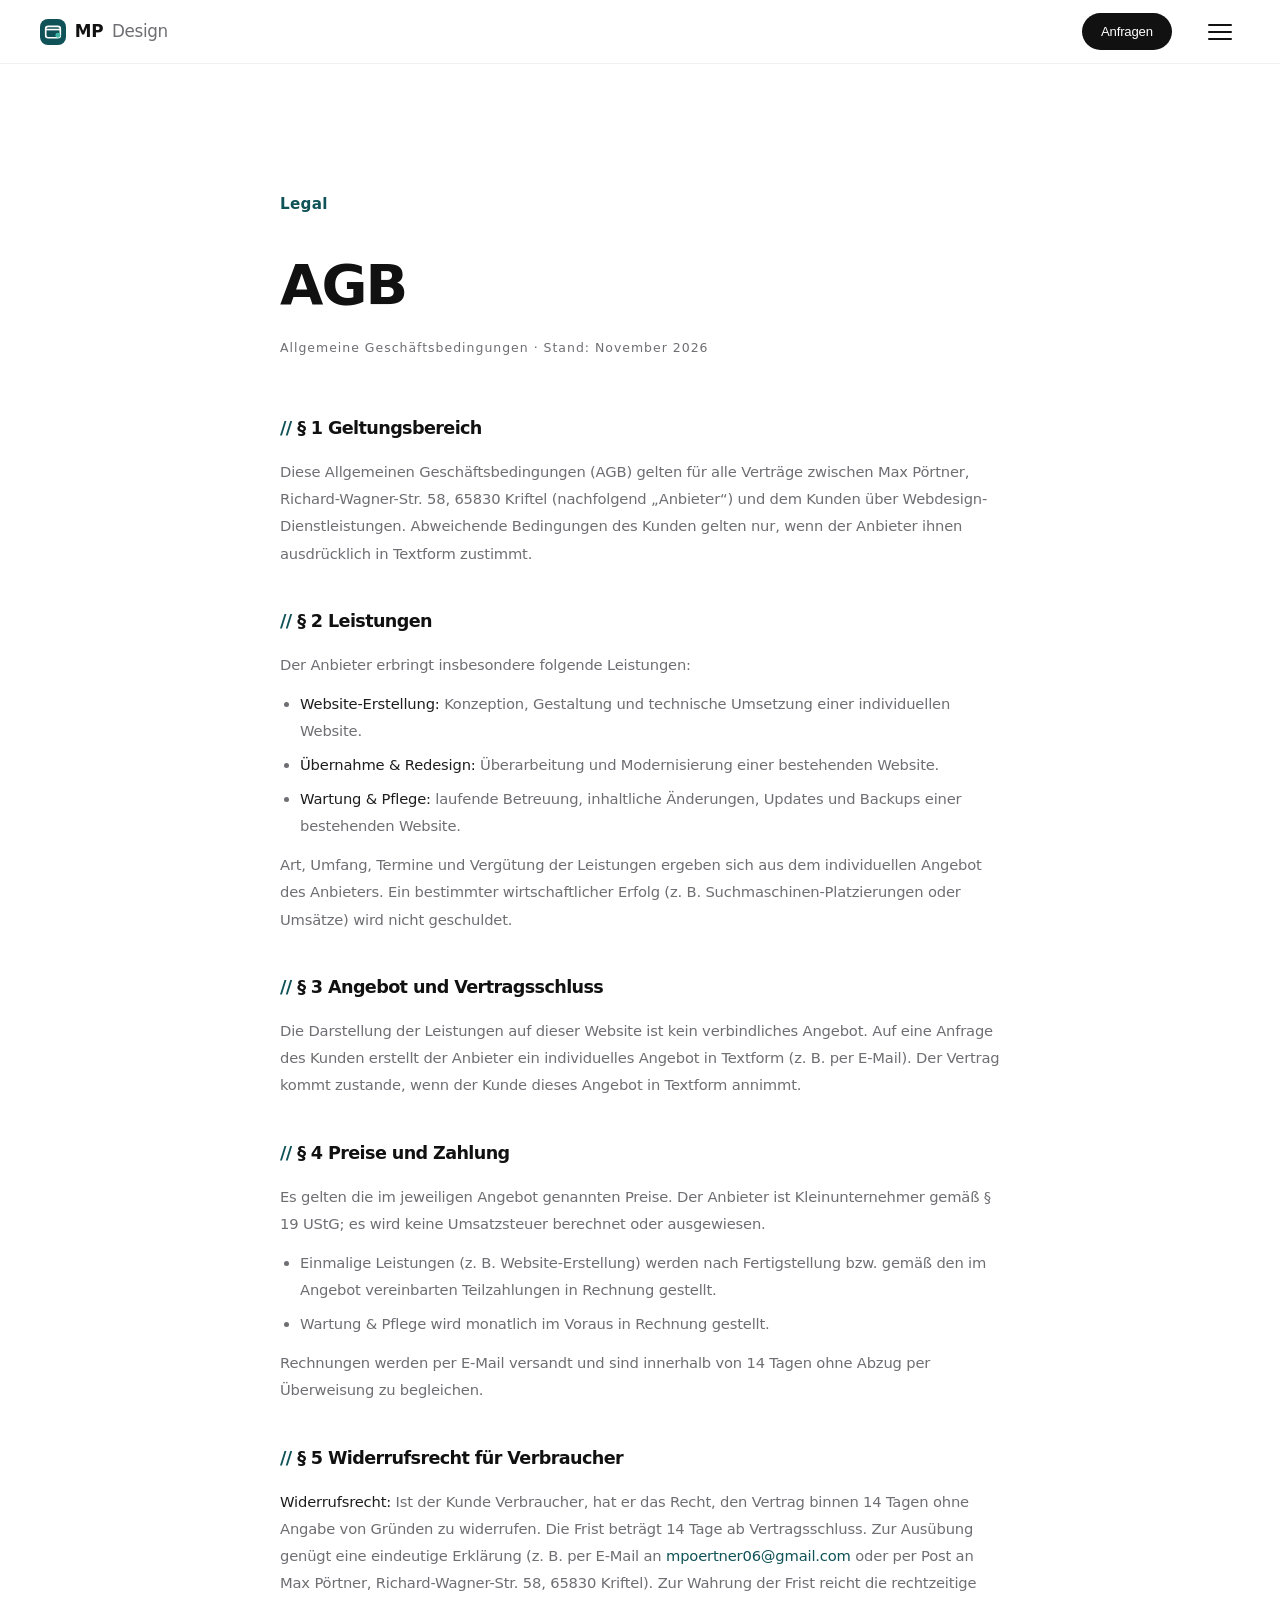
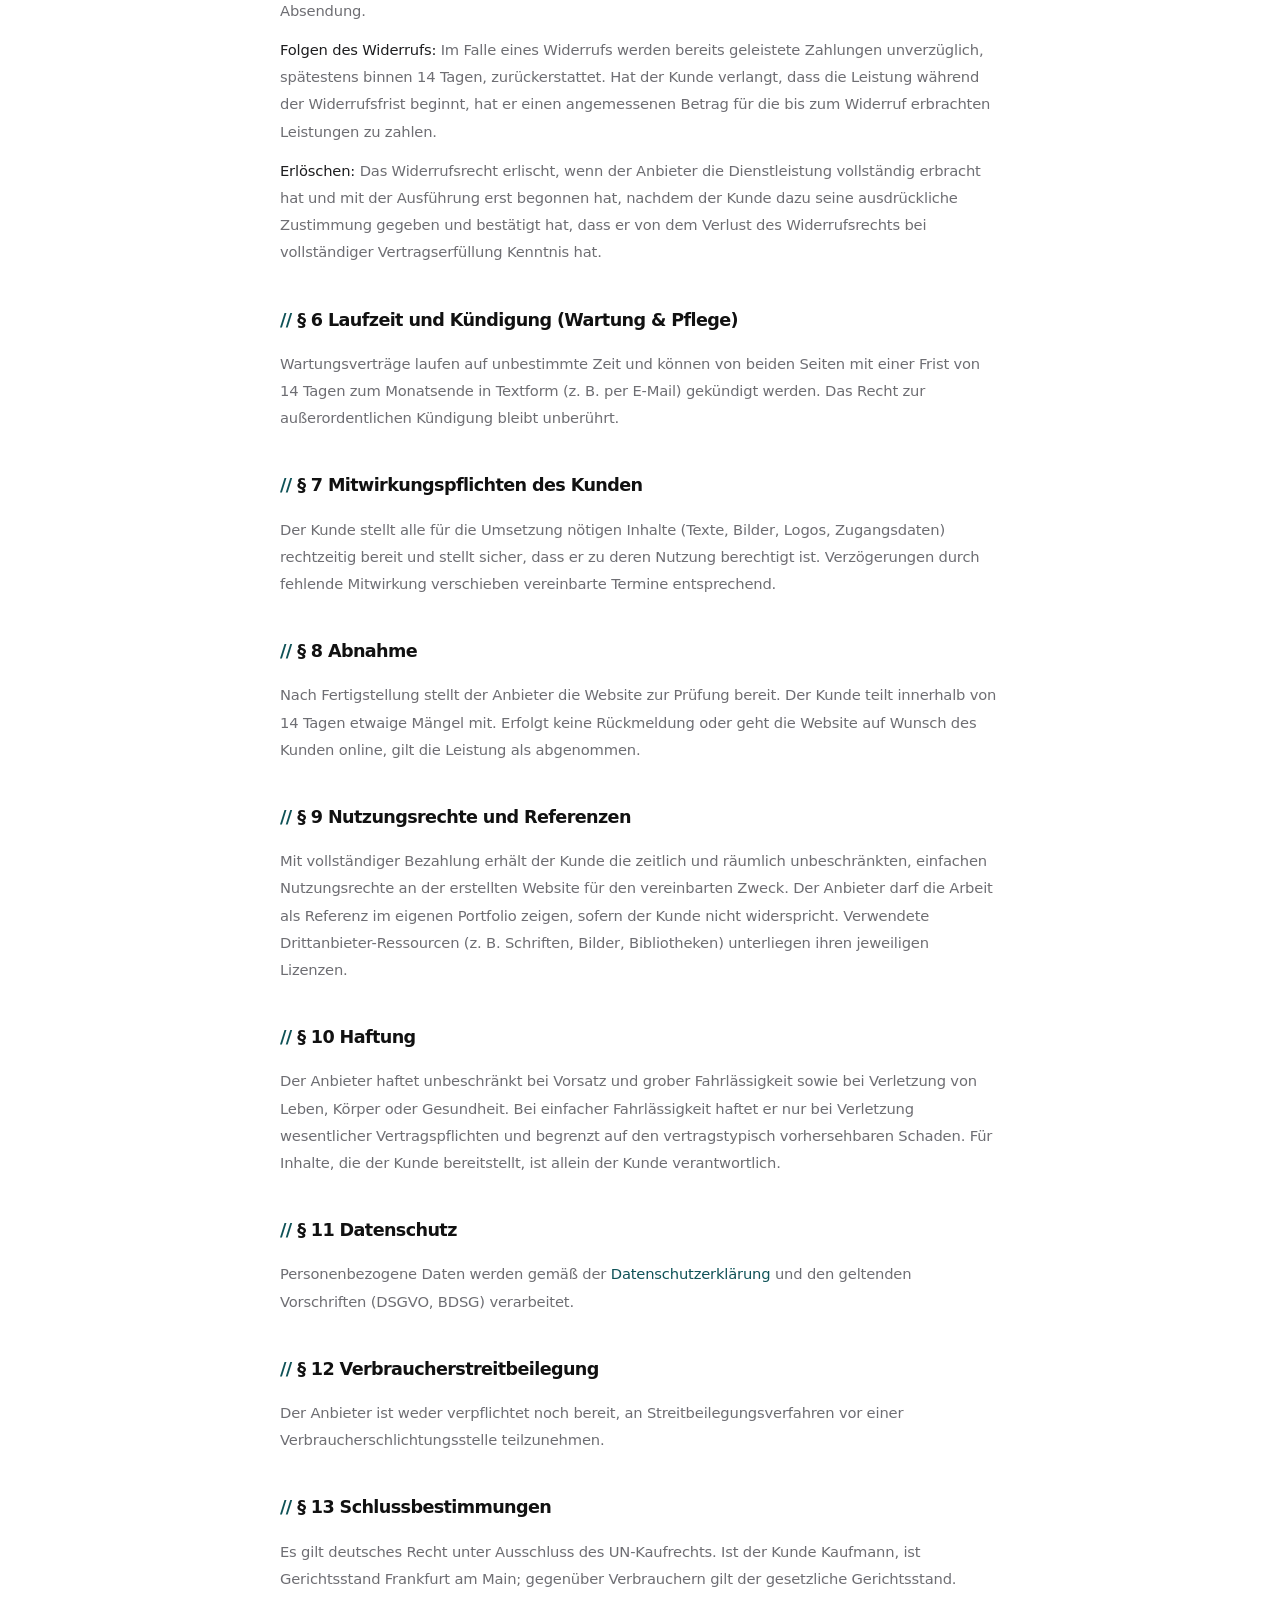
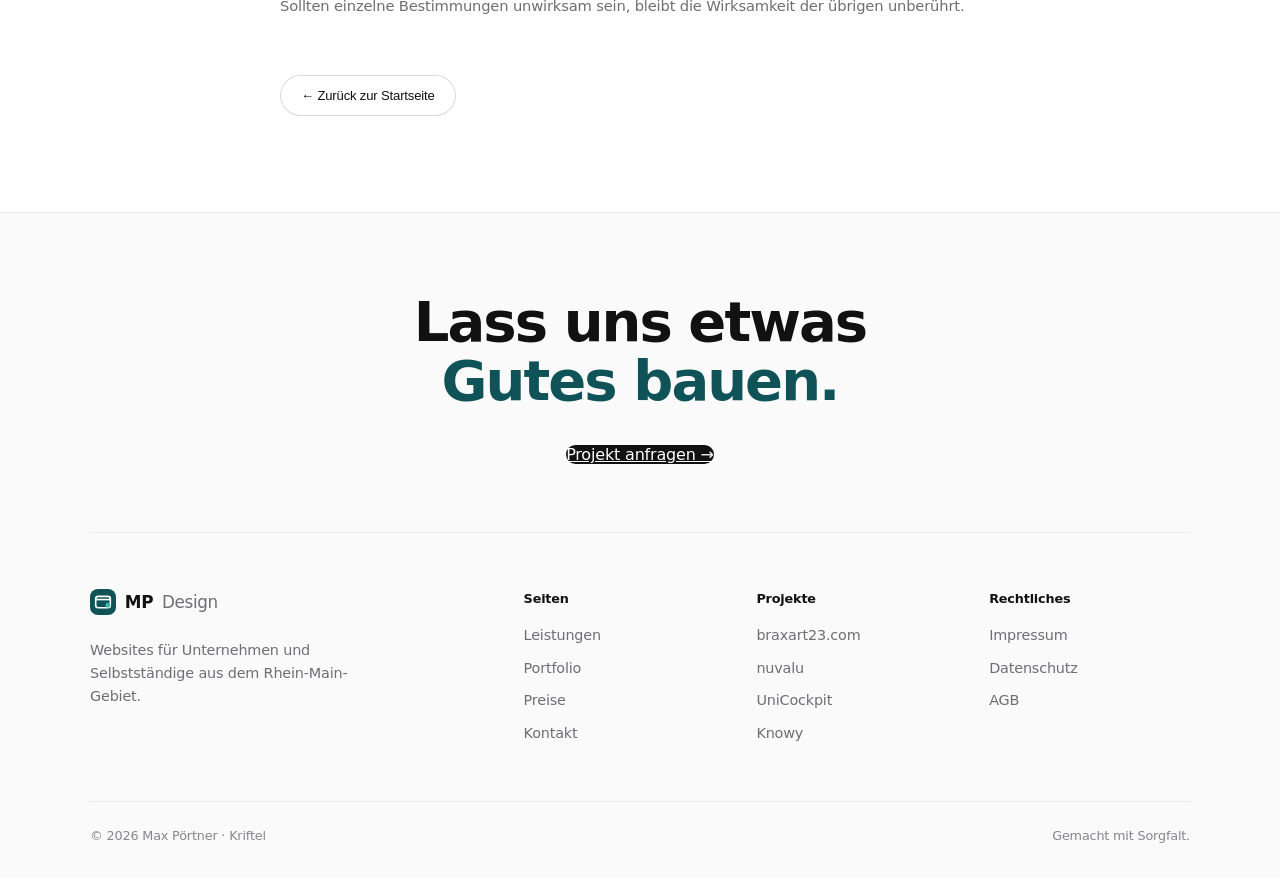
<file: agb.html>
<!DOCTYPE html>
<html lang="de">
<head>
<meta charset="UTF-8"/><meta name="viewport" content="width=device-width,initial-scale=1.0"/>
<title>AGB – MPDesign</title>
<link rel="icon" type="image/svg+xml" href="data:image/svg+xml,%3Csvg xmlns='http://www.w3.org/2000/svg' viewBox='0 0 32 32'%3E%3Crect width='32' height='32' rx='8' fill='%230f5257'/%3E%3Crect x='7' y='9' width='18' height='14' rx='3' fill='none' stroke='%23fff' stroke-width='2'/%3E%3Cpath d='M7 13h18' stroke='%23fff' stroke-width='2'/%3E%3Ccircle cx='22' cy='20' r='3' fill='%233fb8a8'/%3E%3C/svg%3E">

<style>
*,*::before,*::after{box-sizing:border-box;margin:0;padding:0}
body{padding-top:64px;background:#ffffff;color:#1d1d1f;font-family:'Inter',sans-serif;font-weight:300;line-height:1.6;overflow-x:hidden}
:root{--b:rgba(0,0,0,.07);--muted:#6e6e73;--accent:#0f5257;--s1:#f5f5f7;--s2:#f2f2f4}
nav{position:fixed;top:0;z-index:500;height:64px;padding:0 2.5rem;display:flex;align-items:center;justify-content:space-between;background:rgba(0,0,0,.97);border-bottom:1px solid var(--b)}
.nav-logo{font-family:'Inter',sans-serif;font-weight:800;font-size:1.15rem;letter-spacing:-.03em;color:#1d1d1f;text-decoration:none}
.nav-logo span{color:var(--accent)}
.nav-links{list-style:none;display:none;position:absolute;top:64px;left:0;right:0;flex-direction:column;background:#fafafa;border-bottom:1px solid var(--b);padding:1rem 0;z-index:499}
.nav-links.open{display:flex}
.nav-links li{width:100%}
.nav-links a{color:var(--muted);text-decoration:none;font-size:.95rem;display:block;padding:.85rem 2rem;transition:color .2s,background .2s;border-left:3px solid transparent}
.nav-links a:hover{color:#1d1d1f;background:rgba(0,0,0,.04);border-left-color:var(--accent)}
.nav-cta{background:var(--accent);color:#ffffff;padding:.48rem 1.2rem;border-radius:100px;font-family:'Inter',sans-serif;font-size:.82rem;font-weight:600;text-decoration:none;border:none;cursor:pointer;display:inline-flex;align-items:center}
.burger{background:none;border:none;cursor:pointer;padding:8px;display:flex;flex-direction:column;gap:5px;z-index:600;margin-left:1rem}
.burger span{display:block;width:24px;height:2px;background:#1d1d1f;transition:all .3s ease;transform-origin:center;border-radius:2px}
.burger.open span:nth-child(1){transform:translateY(7px) rotate(45deg)}
.burger.open span:nth-child(2){opacity:0;transform:scaleX(0)}
.burger.open span:nth-child(3){transform:translateY(-7px) rotate(-45deg)}
.nav-right{display:flex;align-items:center;gap:.75rem}
.lp2{padding:8rem 2.5rem 6rem;max-width:800px;margin:0 auto}
.lp2 h1{font-family:'Inter',sans-serif;font-size:clamp(1.6rem,5vw,3.5rem);font-weight:800;letter-spacing:-.03em;margin-bottom:.5rem;word-break:break-word}
.st{font-size:.78rem;color:var(--muted);letter-spacing:.08em;display:block;margin-bottom:3.5rem}
.lp2 h2{font-family:'Inter',sans-serif;font-size:1.1rem;font-weight:700;margin:2.5rem 0 1rem}
.lp2 h2::before{content:'// ';color:var(--accent)}
.lp2 p,.lp2 li{color:var(--muted);font-size:.92rem;line-height:1.85;font-weight:300;margin-bottom:.75rem}
.lp2 ul{padding-left:1.25rem;margin-bottom:.75rem}
.lp2 li{margin-bottom:.4rem}
.lp2 a{color:var(--accent);text-decoration:none}
.lp2 a:hover{text-decoration:underline}
.ldiv{height:1px;background:var(--b);margin:2.5rem 0}
.btn-o{display:inline-flex;align-items:center;gap:.4rem;padding:.55rem 1.25rem;border-radius:100px;background:none;color:#1d1d1f;border:1px solid rgba(0,0,0,.13);font-family:'Inter',sans-serif;font-size:.82rem;font-weight:500;text-decoration:none;cursor:pointer;transition:all .2s}
.btn-o:hover{border-color:rgba(0,0,0,.28);background:var(--s1)}
footer{border-top:1px solid var(--b)}
.fbot{padding:1.3rem 2.5rem;display:flex;justify-content:space-between;align-items:center;flex-wrap:wrap;gap:1rem;box-sizing:border-box;width:100%}
.fbot p,.fbot a{color:var(--muted);font-size:.76rem;text-decoration:none}
.fbot a:hover{color:#1d1d1f}
.eye{display:flex;align-items:center;gap:.75rem;margin-bottom:1.5rem}
.eye::before{content:'';width:24px;height:1px;background:var(--muted)}
.eye span{color:var(--muted);font-size:.72rem;letter-spacing:.15em;text-transform:uppercase}
@media(max-width:600px){.lp2{padding:5rem 1.25rem 4rem}nav{padding:0 1rem}}

/* ── FOOTER CENTERING ── */
footer{border-top:1px solid rgba(0,0,0,.07);width:100%;box-sizing:border-box}
.footer-wrap{max-width:1200px;margin:0 auto;width:100%}
.footer-grid{display:grid;grid-template-columns:1.4fr 1fr 1fr 1fr;gap:3rem;
  padding:4rem 2.5rem 3rem;border-bottom:1px solid rgba(0,0,0,.07);
  box-sizing:border-box;width:100%}
.footer-bottom{padding:1.3rem 2.5rem;display:flex;justify-content:space-between;
  align-items:center;flex-wrap:wrap;gap:.75rem;box-sizing:border-box;width:100%}
.footer-bottom p,.footer-bottom a{color:#6e6e73;font-size:.76rem;text-decoration:none;transition:color .2s}
.footer-bottom a:hover{color:#1d1d1f}
@media(max-width:860px){
  .footer-grid{grid-template-columns:1fr 1fr!important;gap:2rem!important;padding:2.5rem 1.25rem!important}
  .footer-bottom{padding:1rem 1.25rem!important;flex-direction:column!important;text-align:center!important;gap:.5rem!important}
  .footer-bottom div{justify-content:center!important}
}
@media(max-width:500px){
  .footer-grid{grid-template-columns:1fr!important}
}
</style>
<link rel="stylesheet" href="theme.css?v=5">
</head>
<body>
<style id="mobileFix">
/* ══════════════════════════════════════════
   DEFINITIVE MOBILE FIX – alle Seiten
   ══════════════════════════════════════════ */

/* 1. Prevent ALL horizontal scroll */
html { overflow-x: hidden !important; }
body { overflow-x: hidden !important; max-width: 100vw !important; }

/* 2. Nav always fixed at top */
nav { position: fixed !important; top: 0 !important; left: 0 !important;
      right: 0 !important; z-index: 500 !important; }

/* 3. Cookie banner never clipped */
#cookieBanner {
  position: fixed !important; z-index: 9999 !important;
  left: 1rem !important; right: 1rem !important;
  bottom: 1rem !important; width: auto !important;
  transform: none !important; max-width: none !important;
}

/* 4. Iframes fill container properly */
.pc-thumb {
  width: 100% !important; height: 200px !important;
  aspect-ratio: unset !important; overflow: hidden !important;
  position: relative !important;
}
.pc-thumb iframe {
  position: absolute !important; top: 0 !important; left: 0 !important;
  width: 200% !important; height: 200% !important;
  transform: scale(0.5) !important; transform-origin: top left !important;
  border: none !important; pointer-events: none !important;
}
.proj-img-wrap { overflow: hidden !important; }
.proj-img-wrap iframe {
  width: 200% !important; height: 200% !important;
  transform: scale(0.5) !important; transform-origin: top left !important;
  border: none !important; pointer-events: none !important; display: block !important;
}
.pj-thumb { overflow: hidden !important; position: relative !important; }
.pj-thumb iframe {
  position: absolute !important; top: 0 !important; left: 0 !important;
  width: 200% !important; height: 200% !important;
  transform: scale(0.5) !important; transform-origin: top left !important;
  border: none !important; pointer-events: none !important;
}

@media (max-width: 860px) {

  /* ── PAGE HERO PADDING FIX (text not cut off) ── */
  .ph, .page-hero {
    padding-top: 3.5rem !important;
    padding-bottom: 2.5rem !important;
    padding-left: 1.25rem !important;
    padding-right: 1.25rem !important;
  }
  .ph h1, .page-hero h1 {
    font-size: clamp(2.2rem, 8vw, 3.5rem) !important;
    margin-bottom: 1rem !important;
  }

  /* ── HERO ── */
  .hero {
    padding: 3rem 1.25rem 3rem !important;
    min-height: unset !important;
  }
  .hero h1 { font-size: clamp(2rem, 8vw, 3.5rem) !important; }
  .hero-body { font-size: .9rem !important; max-width: 100% !important; }
  .hero-btns {
    flex-direction: column !important; width: 100% !important; gap: .75rem !important;
  }
  .hero-btns a { width: 100% !important; justify-content: center !important; }

  /* ── ALL SECTION PADDING ── */
  .sec, .section, .sdark, .section-dark,
  .pricing-hero, .legal-page, .lp2, .page {
    padding-left: 1.25rem !important;
    padding-right: 1.25rem !important;
  }

  /* ── GRIDS → 1 COLUMN ── */
  .about-g, .lg, .pg, .pc2, .plans, .card-grid, .portfolio-grid,
  .price-cards, .contact-grid, .cg, .features-grid, .info-row,
  .proc, .process-grid, .fi {
    grid-template-columns: 1fr !important;
  }

  /* All inline grid → 1 col */
  [style*="grid-template-columns"] {
    grid-template-columns: 1fr !important;
    min-width: 0 !important;
  }

  /* ── INLINE PADDING REDUCTION ── */
  [style*="padding:2.5rem"]  { padding: 1.25rem !important; }
  [style*="padding:4rem 3rem"] { padding: 1.5rem 1.25rem !important; }
  [style*="padding:5.5rem 3rem"] { padding: 2rem 1.25rem !important; }
  [style*="padding:4rem 2.5rem"] { padding: 1.75rem 1.25rem !important; }

  /* ── TYPOGRAPHY ── */
  .sh2, .section-h2 { font-size: clamp(1.5rem, 6vw, 2.2rem) !important; }
  .lh { font-size: clamp(1.3rem, 5vw, 2rem) !important; }
  [style*="text-align:right"] { text-align: left !important; }
  [style*="min-width:120px"] { min-width: 0 !important; }

  /* ── PORTFOLIO ── */
  .proj-acc-inner { flex-direction: column !important; }
  .proj-img-wrap { flex: 0 0 200px !important; height: 200px !important; }
  .proj-right { min-height: 0 !important; }
  .pj, .proj-item { grid-template-columns: 1fr !important; direction: ltr !important; }
  .pj * { direction: ltr !important; }
  .pji, .proj-info { padding: 1.5rem 1.25rem !important; }

  /* ── LEISTUNGEN ACCORDION ── */
  .acc-inner { grid-template-columns: 1fr !important; padding-left: 0 !important; }
  .li, .leistung-item { grid-template-columns: 36px 1fr !important; }
  .li > *:last-child, .leistung-item > *:last-child { grid-column: 2 !important; }
  .pstep, .process-step {
    border-right: none !important;
    border-bottom: 1px solid rgba(0,0,0,.07) !important;
  }

  /* ── PREISE ── */
  .plans { grid-template-columns: 1fr !important; }
  .plan { width: 100% !important; min-width: 0 !important; overflow: visible !important; }
  .plan-top, .plan-cta, .plan-features {
    padding-left: 1.25rem !important; padding-right: 1.25rem !important;
  }
  .plan-price { font-size: 2.2rem !important; }
  .price-card-top { flex-direction: column !important; }
  .price-big { text-align: left !important; }

  /* ── CONTACT ── */
  .cl, .contact-left {
    border-right: none !important;
    border-bottom: 1px solid rgba(0,0,0,.07) !important;
    padding: 2rem 1.25rem !important;
  }
  .cr, .contact-right { padding: 2rem 1.25rem !important; }

  /* ── STATS ── */
  .stats, .stats-bar {
    gap: 1.25rem !important; padding: 1.5rem 1.25rem !important;
    flex-wrap: wrap !important; justify-content: center !important;
  }
  .sn, .stat-n { font-size: 1.9rem !important; }

  /* ── TABLES ── */
  .pt, .compare, .price-table { overflow-x: auto !important; }

  /* ── MISC ── */
  [style*="width:55%"][style*="opacity"] { display: none !important; }
  .scroll-hint { display: none !important; }
  .mq, .marquee-wrap { overflow: hidden !important; }
  nav { padding: 0 1.25rem !important; height: 56px !important; }
  [style*="border-right:1px solid rgba(255"] {
    border-right: none !important;
    border-bottom: 1px solid rgba(0,0,0,.07) !important;
  }
  [style*="border-right:1px solid rgba(200,240"] {
    border-right: none !important;
    border-bottom: 1px solid rgba(15,82,87,.12) !important;
  }
  .cta-group { flex-direction: column !important; align-items: stretch !important; }
  .cta-group a { text-align: center !important; justify-content: center !important; }
  .btn-f, .btn-o { width: 100% !important; justify-content: center !important; }

  /* ── PC-THUMB on mobile ── */
  .pc-thumb { height: 180px !important; }

  /* ── WARTUNG ── */
  .price-card-main [style*="grid-template-columns"] {
    grid-template-columns: 1fr !important;
  }
  .features-grid { grid-template-columns: 1fr !important; }
  .info-row { grid-template-columns: 1fr !important; }
}

/* ── FOOTER CENTERING ── */
  .fbot { padding: 1rem 1.25rem !important; }
  footer { width: 100% !important; overflow: hidden !important; }
  [style*="padding:4rem 2.5rem 3rem"] { padding: 2.5rem 1.25rem !important; }

@media (max-width: 500px) {
  body { padding-top: 56px !important; }
  [style*="grid-template-columns"] { grid-template-columns: 1fr !important; }
  .fi { grid-template-columns: 1fr !important; }
  .fbot { flex-direction: column !important; text-align: center !important; gap: .5rem !important; }
  .hero h1 { font-size: clamp(1.8rem, 7vw, 2.5rem) !important; }
  .pc-thumb { height: 150px !important; }
  nav { padding: 0 1rem !important; }
  .ph h1 { font-size: clamp(1.9rem, 7vw, 2.5rem) !important; }
}
</style>
<nav id="nav">
  <a href="index.html" class="nav-logo brand"><span class="brand-mark"></span>MP<em>Design</em></a>
  <div class="nav-right">
    <a href="kontakt.html" class="nav-cta">Anfragen</a>
    <button class="burger" id="burger" onclick="toggleMob()" aria-label="Menü"><span></span><span></span><span></span></button>
  </div>
  <ul class="nav-links" id="navLinks">
    <li><a href="index.html" onclick="closeMob()">Start</a></li>
    <li><a href="leistungen.html" onclick="closeMob()">Leistungen</a></li>
    <li><a href="portfolio.html" onclick="closeMob()">Portfolio</a></li>
    <li><a href="preise.html" onclick="closeMob()">Preise</a></li>
    <li><a href="kontakt.html" onclick="closeMob()">Kontakt</a></li>
  </ul>
</nav>

<div class="lp2">
  <div class="eye"><span>Legal</span></div>
  <h1>AGB</h1>
  <span class="st">Allgemeine Geschäftsbedingungen · Stand: November 2026</span>

  <h2>§ 1 Geltungsbereich</h2>
  <p>Diese Allgemeinen Geschäftsbedingungen (AGB) gelten für alle Verträge zwischen Max Pörtner, Richard-Wagner-Str. 58, 65830 Kriftel (nachfolgend „Anbieter“) und dem Kunden über Webdesign-Dienstleistungen. Abweichende Bedingungen des Kunden gelten nur, wenn der Anbieter ihnen ausdrücklich in Textform zustimmt.</p>

  <h2>§ 2 Leistungen</h2>
  <p>Der Anbieter erbringt insbesondere folgende Leistungen:</p>
  <ul>
    <li><strong style="color:#1d1d1f;font-weight:500">Website-Erstellung:</strong> Konzeption, Gestaltung und technische Umsetzung einer individuellen Website.</li>
    <li><strong style="color:#1d1d1f;font-weight:500">Übernahme & Redesign:</strong> Überarbeitung und Modernisierung einer bestehenden Website.</li>
    <li><strong style="color:#1d1d1f;font-weight:500">Wartung & Pflege:</strong> laufende Betreuung, inhaltliche Änderungen, Updates und Backups einer bestehenden Website.</li>
  </ul>
  <p>Art, Umfang, Termine und Vergütung der Leistungen ergeben sich aus dem individuellen Angebot des Anbieters. Ein bestimmter wirtschaftlicher Erfolg (z. B. Suchmaschinen-Platzierungen oder Umsätze) wird nicht geschuldet.</p>

  <h2>§ 3 Angebot und Vertragsschluss</h2>
  <p>Die Darstellung der Leistungen auf dieser Website ist kein verbindliches Angebot. Auf eine Anfrage des Kunden erstellt der Anbieter ein individuelles Angebot in Textform (z. B. per E-Mail). Der Vertrag kommt zustande, wenn der Kunde dieses Angebot in Textform annimmt.</p>

  <h2>§ 4 Preise und Zahlung</h2>
  <p>Es gelten die im jeweiligen Angebot genannten Preise. Der Anbieter ist Kleinunternehmer gemäß § 19 UStG; es wird keine Umsatzsteuer berechnet oder ausgewiesen.</p>
  <ul>
    <li>Einmalige Leistungen (z. B. Website-Erstellung) werden nach Fertigstellung bzw. gemäß den im Angebot vereinbarten Teilzahlungen in Rechnung gestellt.</li>
    <li>Wartung & Pflege wird monatlich im Voraus in Rechnung gestellt.</li>
  </ul>
  <p>Rechnungen werden per E-Mail versandt und sind innerhalb von 14 Tagen ohne Abzug per Überweisung zu begleichen.</p>

  <h2>§ 5 Widerrufsrecht für Verbraucher</h2>
  <p><strong style="color:#1d1d1f;font-weight:500">Widerrufsrecht:</strong> Ist der Kunde Verbraucher, hat er das Recht, den Vertrag binnen 14 Tagen ohne Angabe von Gründen zu widerrufen. Die Frist beträgt 14 Tage ab Vertragsschluss. Zur Ausübung genügt eine eindeutige Erklärung (z. B. per E-Mail an <a href="mailto:mpoertner06@gmail.com">mpoertner06@gmail.com</a> oder per Post an Max Pörtner, Richard-Wagner-Str. 58, 65830 Kriftel). Zur Wahrung der Frist reicht die rechtzeitige Absendung.</p>
  <p><strong style="color:#1d1d1f;font-weight:500">Folgen des Widerrufs:</strong> Im Falle eines Widerrufs werden bereits geleistete Zahlungen unverzüglich, spätestens binnen 14 Tagen, zurückerstattet. Hat der Kunde verlangt, dass die Leistung während der Widerrufsfrist beginnt, hat er einen angemessenen Betrag für die bis zum Widerruf erbrachten Leistungen zu zahlen.</p>
  <p><strong style="color:#1d1d1f;font-weight:500">Erlöschen:</strong> Das Widerrufsrecht erlischt, wenn der Anbieter die Dienstleistung vollständig erbracht hat und mit der Ausführung erst begonnen hat, nachdem der Kunde dazu seine ausdrückliche Zustimmung gegeben und bestätigt hat, dass er von dem Verlust des Widerrufsrechts bei vollständiger Vertragserfüllung Kenntnis hat.</p>

  <h2>§ 6 Laufzeit und Kündigung (Wartung & Pflege)</h2>
  <p>Wartungsverträge laufen auf unbestimmte Zeit und können von beiden Seiten mit einer Frist von 14 Tagen zum Monatsende in Textform (z. B. per E-Mail) gekündigt werden. Das Recht zur außerordentlichen Kündigung bleibt unberührt.</p>

  <h2>§ 7 Mitwirkungspflichten des Kunden</h2>
  <p>Der Kunde stellt alle für die Umsetzung nötigen Inhalte (Texte, Bilder, Logos, Zugangsdaten) rechtzeitig bereit und stellt sicher, dass er zu deren Nutzung berechtigt ist. Verzögerungen durch fehlende Mitwirkung verschieben vereinbarte Termine entsprechend.</p>

  <h2>§ 8 Abnahme</h2>
  <p>Nach Fertigstellung stellt der Anbieter die Website zur Prüfung bereit. Der Kunde teilt innerhalb von 14 Tagen etwaige Mängel mit. Erfolgt keine Rückmeldung oder geht die Website auf Wunsch des Kunden online, gilt die Leistung als abgenommen.</p>

  <h2>§ 9 Nutzungsrechte und Referenzen</h2>
  <p>Mit vollständiger Bezahlung erhält der Kunde die zeitlich und räumlich unbeschränkten, einfachen Nutzungsrechte an der erstellten Website für den vereinbarten Zweck. Der Anbieter darf die Arbeit als Referenz im eigenen Portfolio zeigen, sofern der Kunde nicht widerspricht. Verwendete Drittanbieter-Ressourcen (z. B. Schriften, Bilder, Bibliotheken) unterliegen ihren jeweiligen Lizenzen.</p>

  <h2>§ 10 Haftung</h2>
  <p>Der Anbieter haftet unbeschränkt bei Vorsatz und grober Fahrlässigkeit sowie bei Verletzung von Leben, Körper oder Gesundheit. Bei einfacher Fahrlässigkeit haftet er nur bei Verletzung wesentlicher Vertragspflichten und begrenzt auf den vertragstypisch vorhersehbaren Schaden. Für Inhalte, die der Kunde bereitstellt, ist allein der Kunde verantwortlich.</p>

  <h2>§ 11 Datenschutz</h2>
  <p>Personenbezogene Daten werden gemäß der <a href="datenschutz.html">Datenschutzerklärung</a> und den geltenden Vorschriften (DSGVO, BDSG) verarbeitet.</p>

  <h2>§ 12 Verbraucherstreitbeilegung</h2>
  <p>Der Anbieter ist weder verpflichtet noch bereit, an Streitbeilegungsverfahren vor einer Verbraucherschlichtungsstelle teilzunehmen.</p>

  <h2>§ 13 Schlussbestimmungen</h2>
  <p>Es gilt deutsches Recht unter Ausschluss des UN-Kaufrechts. Ist der Kunde Kaufmann, ist Gerichtsstand Frankfurt am Main; gegenüber Verbrauchern gilt der gesetzliche Gerichtsstand. Sollten einzelne Bestimmungen unwirksam sein, bleibt die Wirksamkeit der übrigen unberührt.</p>

  <div style="margin-top:3.5rem"><a href="index.html" class="btn-o">← Zurück zur Startseite</a></div>
</div>

<footer class="ft2">
  <div class="ft2-cta">
    <h2>Lass uns etwas<br><span>Gutes bauen.</span></h2>
    <a href="kontakt.html" class="btn-f">Projekt anfragen →</a>
  </div>
  <div class="ft2-grid">
    <div><a href="index.html" class="nav-logo brand"><span class="brand-mark"></span>MP<em>Design</em></a><p>Websites für Unternehmen und Selbstständige aus dem Rhein-Main-Gebiet.</p></div>
    <div class="ft2-col"><b>Seiten</b><a href="leistungen.html">Leistungen</a><a href="portfolio.html">Portfolio</a><a href="preise.html">Preise</a><a href="kontakt.html">Kontakt</a></div>
    <div class="ft2-col"><b>Projekte</b><a href="https://braxart23.com" target="_blank" rel="noopener">braxart23.com</a><a href="https://inneryield.de" target="_blank" rel="noopener">nuvalu</a><a href="https://unicockpit.de" target="_blank" rel="noopener">UniCockpit</a><a href="https://knowy.cc" target="_blank" rel="noopener">Knowy</a></div>
    <div class="ft2-col"><b>Rechtliches</b><a href="impressum.html">Impressum</a><a href="datenschutz.html">Datenschutz</a><a href="agb.html">AGB</a></div>
  </div>
  <div class="ft2-bot"><span>© 2026 Max Pörtner · Kriftel</span><span>Gemacht mit Sorgfalt.</span></div>
</footer>

<script>
function toggleMob(){var l=document.getElementById('navLinks'),b=document.getElementById('burger');var o=l.classList.toggle('open');b.classList.toggle('open',o);document.body.style.overflow=o?'hidden':'';}
function closeMob(){var l=document.getElementById('navLinks'),b=document.getElementById('burger');if(l)l.classList.remove('open');if(b)b.classList.remove('open');document.body.style.overflow='';}
</script>
</body>
</html>
</file>
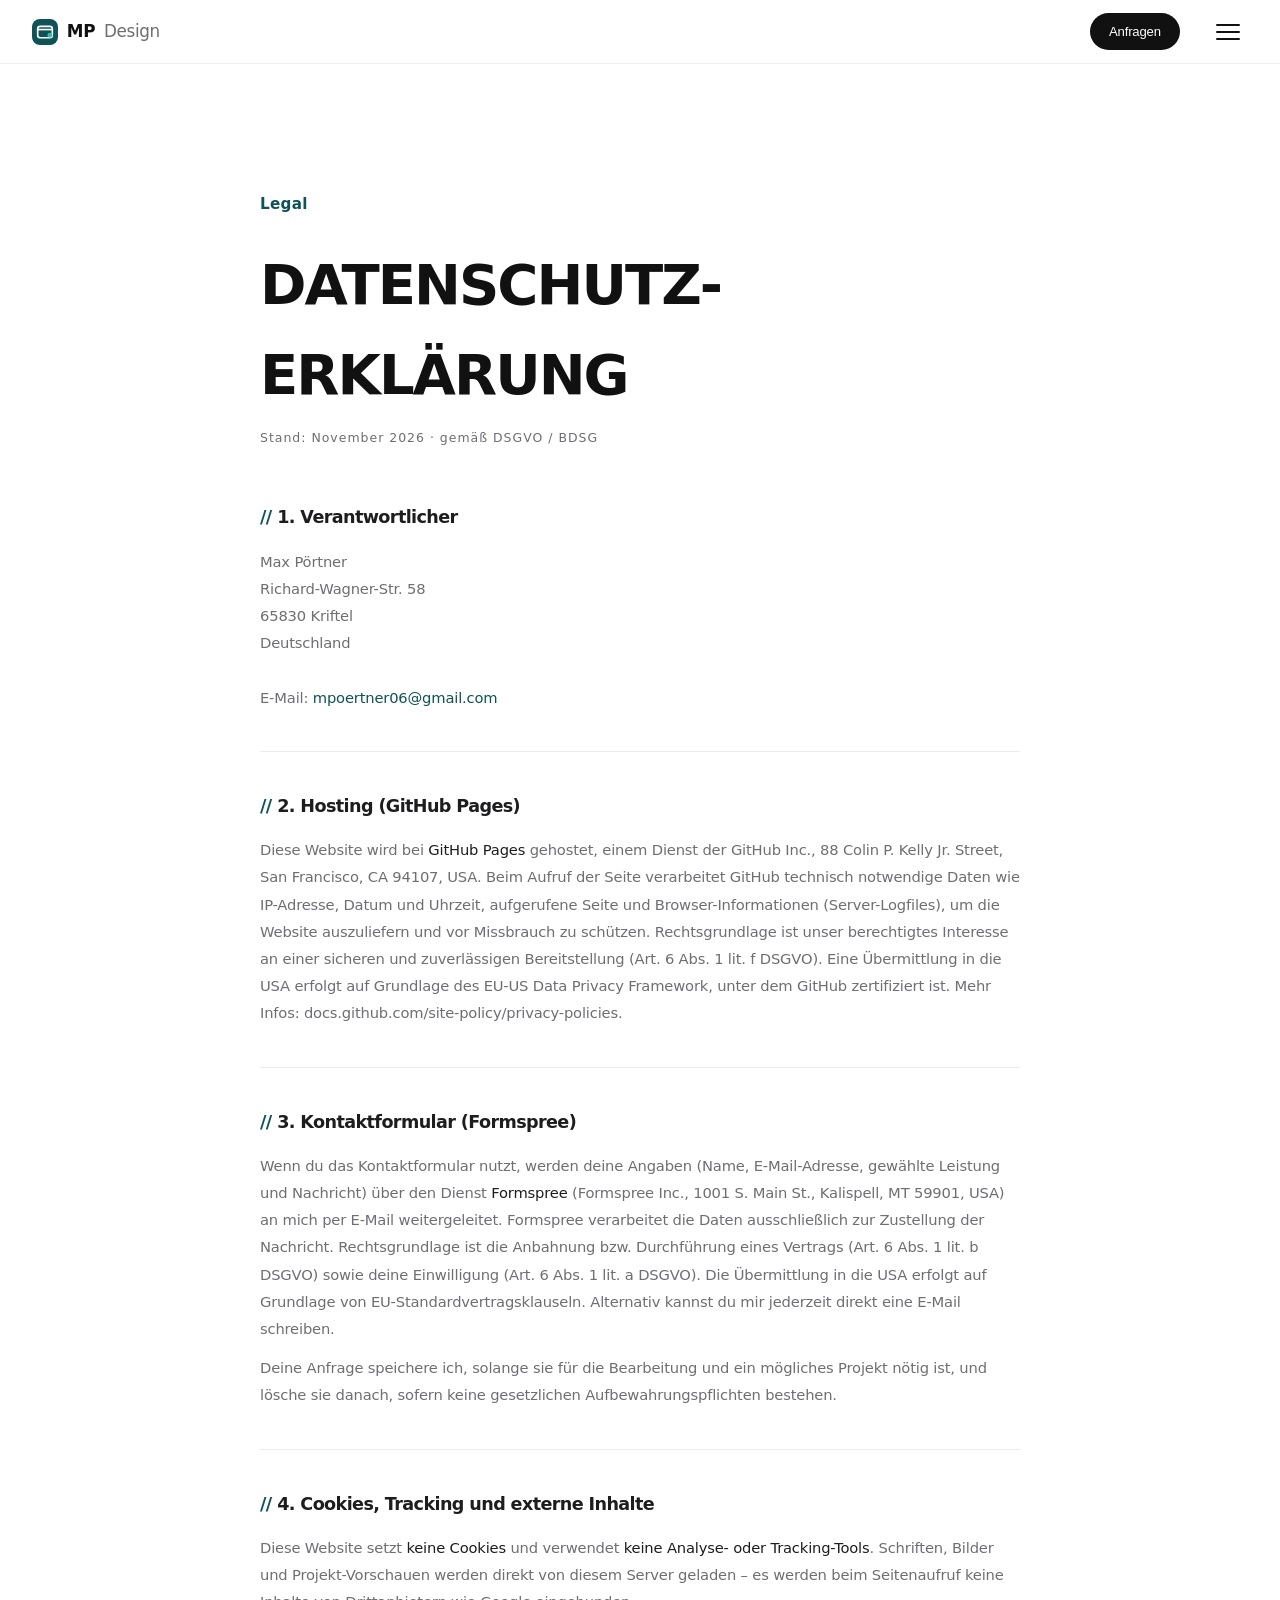
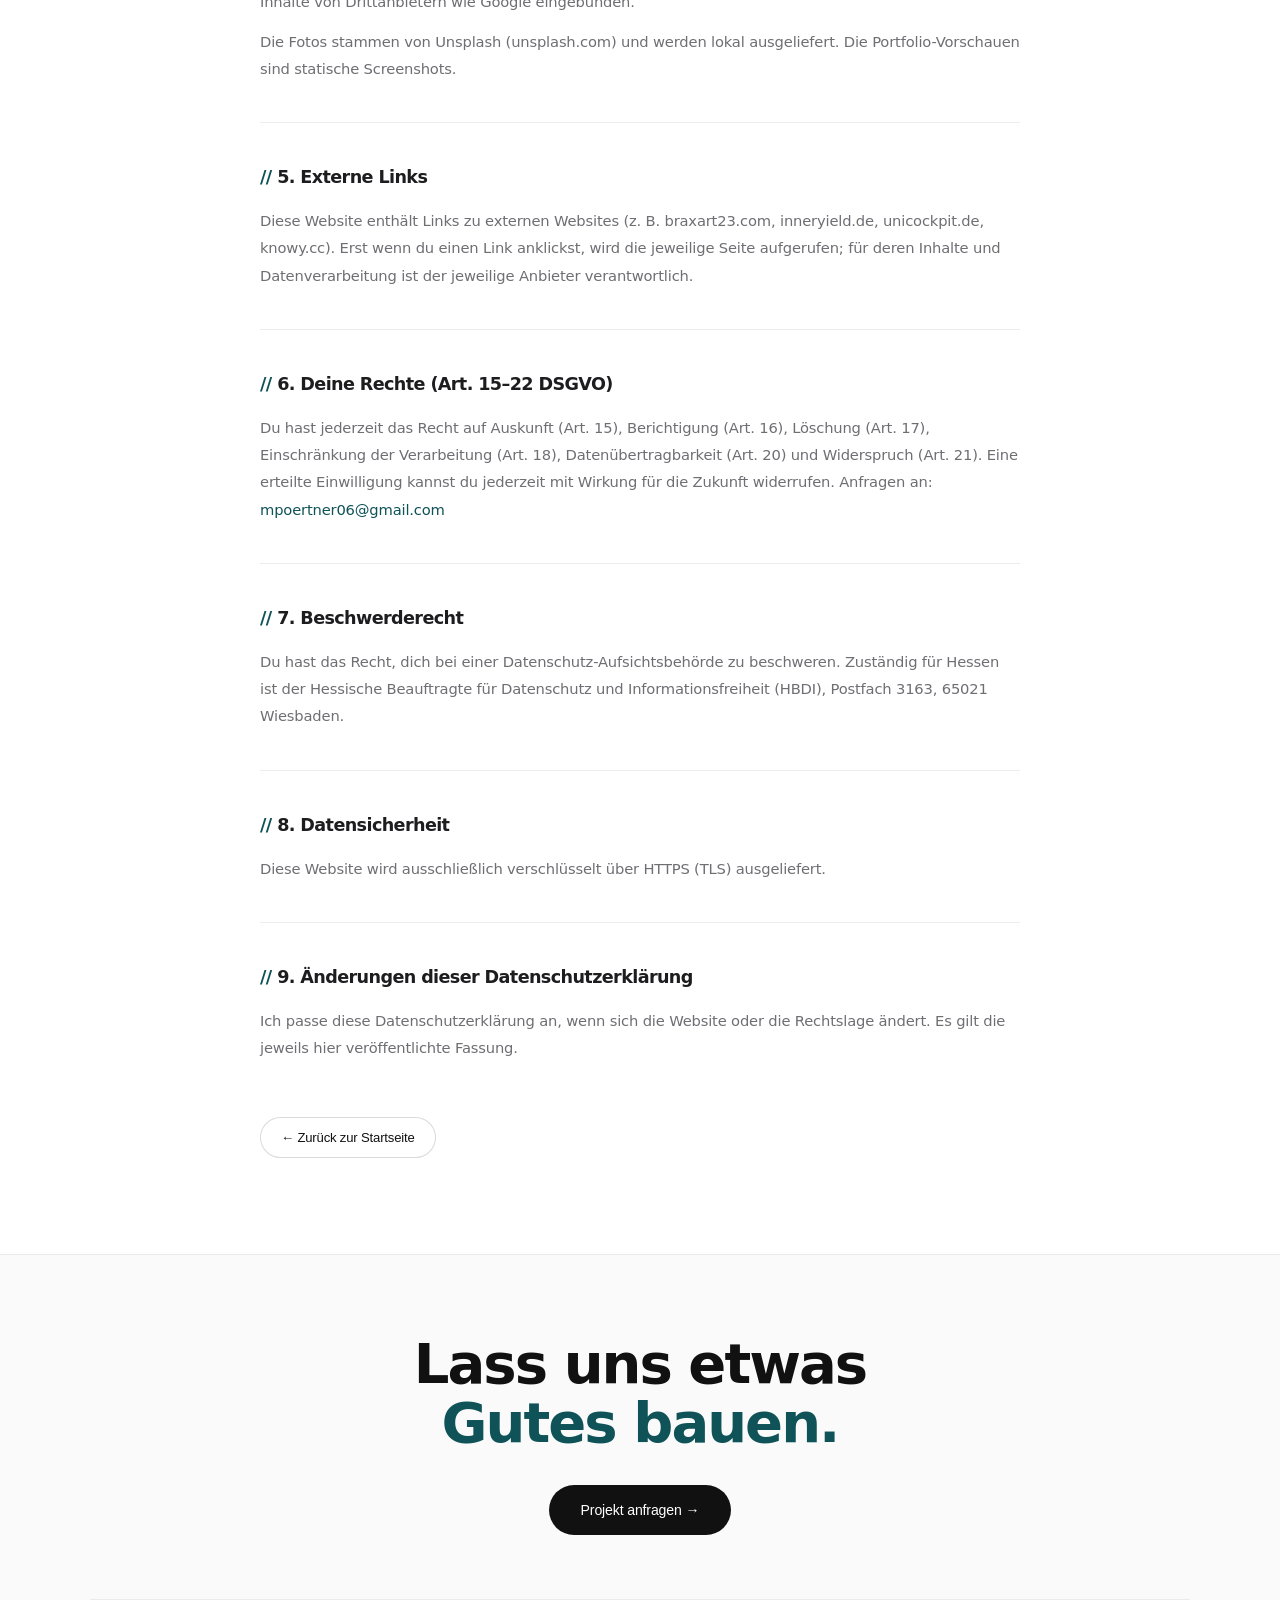
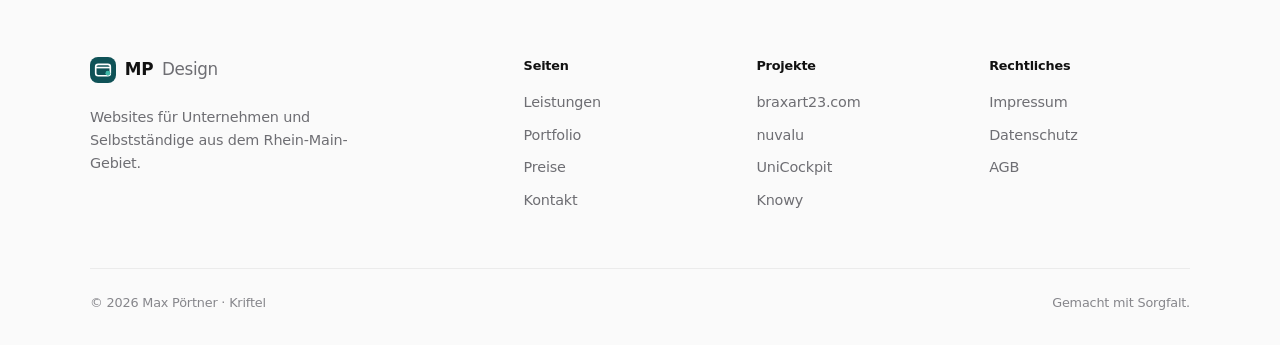
<file: datenschutz.html>
<!DOCTYPE html><html lang="de"><head><meta charset="UTF-8"/><meta name="viewport" content="width=device-width,initial-scale=1.0"/>
<link rel="icon" type="image/svg+xml" href="data:image/svg+xml,%3Csvg xmlns='http://www.w3.org/2000/svg' viewBox='0 0 32 32'%3E%3Crect width='32' height='32' rx='8' fill='%230f5257'/%3E%3Crect x='7' y='9' width='18' height='14' rx='3' fill='none' stroke='%23fff' stroke-width='2'/%3E%3Cpath d='M7 13h18' stroke='%23fff' stroke-width='2'/%3E%3Ccircle cx='22' cy='20' r='3' fill='%233fb8a8'/%3E%3C/svg%3E">
<title>Datenschutz – MPDesign</title><style>
*,*::before,*::after{box-sizing:border-box;margin:0;padding:0}
html{scroll-behavior:smooth}
body{padding-top:64px;background:#ffffff;color:#1d1d1f;font-family:'Inter',sans-serif;font-weight:300;line-height:1.6;overflow-x:hidden}
:root{--bg:#ffffff;--s1:#f5f5f7;--s2:#f2f2f4;--s3:#ebebee;--b:rgba(0,0,0,.07);--b2:rgba(0,0,0,.13);--text:#1d1d1f;--muted:#6e6e73;--accent:#0f5257;--accent2:#3fb8a8}

/* ── NAV ── */
nav{position:fixed;top:0;left:0;right:0;z-index:500;height:64px;padding:0 2rem;
  display:flex;align-items:center;justify-content:space-between;
  background:rgba(0,0,0,.97);border-bottom:1px solid rgba(0,0,0,.08)}
.nav-logo{font-family:'Inter',sans-serif;font-weight:800;font-size:1.15rem;
  letter-spacing:-.03em;color:#1d1d1f;text-decoration:none}
.nav-logo span{color:#0f5257}
/* nav-links HIDDEN by default, toggled by JS */
.nav-links{list-style:none;display:none;position:absolute;top:64px;left:0;right:0;
  flex-direction:column;background:#fafafa;border-bottom:1px solid rgba(0,0,0,.08);
  padding:1rem 0;gap:0;z-index:499}
.nav-links.open{display:flex}
.nav-links li{width:100%}
.nav-links a{color:#6e6e73;text-decoration:none;font-size:.95rem;font-weight:400;
  display:block;padding:.85rem 2rem;transition:color .2s,background .2s;border-left:3px solid transparent}
.nav-links a:hover{color:#1d1d1f;background:rgba(0,0,0,.04);border-left-color:#0f5257}
.nav-links a.active{color:#1d1d1f;border-left-color:#0f5257}
.nav-cta{background:#0f5257;color:#ffffff;padding:.48rem 1.2rem;border-radius:100px;
  font-family:'Inter',sans-serif;font-size:.82rem;font-weight:600;text-decoration:none;
  border:none;cursor:pointer;display:inline-flex;align-items:center;
  transition:transform .2s,box-shadow .2s;white-space:nowrap}
.nav-cta:hover{transform:translateY(-1px);box-shadow:0 8px 24px rgba(15,82,87,.3)}
/* BURGER - always visible */
.burger{background:none;border:none;cursor:pointer;padding:8px;
  display:flex;flex-direction:column;gap:5px;z-index:600;margin-left:1rem}
.burger span{display:block;width:24px;height:2px;background:#1d1d1f;
  transition:all .3s ease;transform-origin:center;border-radius:2px}
.burger.open span:nth-child(1){transform:translateY(7px) rotate(45deg)}
.burger.open span:nth-child(2){opacity:0;transform:scaleX(0)}
.burger.open span:nth-child(3){transform:translateY(-7px) rotate(-45deg)}
/* NAV WRAPPER right side */
.nav-right{display:flex;align-items:center;gap:.75rem}


/* HERO */
.hero{min-height:100vh;display:flex;flex-direction:column;justify-content:flex-end;
  padding:0 2.5rem 5rem;position:relative;overflow:hidden;isolation:isolate}
.hero-grid{position:absolute;inset:0;
  background-image:linear-gradient(to bottom,transparent 55%,#ffffff 100%),
    repeating-linear-gradient(0deg,transparent,transparent 79px,var(--b) 80px),
    repeating-linear-gradient(90deg,transparent,transparent 79px,var(--b) 80px);
  background-size:100% 100%,80px 80px,80px 80px;z-index:0;pointer-events:none}
.glow-r{pointer-events:none;position:absolute;top:-10%;right:-5%;width:650px;height:650px;
  background:radial-gradient(circle,rgba(15,82,87,.1) 0%,transparent 65%);pointer-events:none}
.glow-l{pointer-events:none;position:absolute;bottom:5%;left:-8%;width:500px;height:500px;
  background:radial-gradient(circle,rgba(63,184,168,.07) 0%,transparent 65%);pointer-events:none}
.avail{display:inline-flex;align-items:center;gap:.5rem;
  background:rgba(15,82,87,.08);border:1px solid rgba(15,82,87,.22);
  color:var(--accent);padding:.32rem .85rem;border-radius:100px;
  font-size:.75rem;font-weight:500;letter-spacing:.05em;text-transform:uppercase;
  margin-bottom:2rem;animation:fadeUp .8s ease both}
.avail-dot{width:6px;height:6px;background:var(--accent);border-radius:50%;
  display:inline-block;animation:pulse 2s ease infinite}
.hero h1{font-family:'Inter',sans-serif;font-size:clamp(3.2rem,7vw,8rem);
  font-weight:800;line-height:.95;letter-spacing:-.04em;margin-bottom:1.75rem;
  animation:fadeUp .8s ease .1s both}
.hero h1 span{color:var(--accent)}
.hero-body{padding-top:64px;max-width:500px;color:var(--muted);font-size:1.05rem;font-weight:300;
  line-height:1.75;margin-bottom:2.75rem;animation:fadeUp .8s ease .2s both}
.hero-btns{display:flex;gap:1rem;align-items:center;flex-wrap:wrap;animation:fadeUp .8s ease .3s both}
.scroll-hint{position:absolute;bottom:2rem;right:2.5rem;z-index:1;
  display:flex;align-items:center;gap:.75rem;color:var(--muted);
  font-size:.72rem;letter-spacing:.1em;text-transform:uppercase}
.scroll-line{width:40px;height:1px;background:var(--muted);animation:lineGrow 2s ease infinite}

/* BUTTONS */
.btn-f{display:inline-flex;align-items:center;gap:.4rem;padding:.875rem 2rem;
  border-radius:100px;background:var(--accent);color:#ffffff;font-family:'Inter',sans-serif;
  font-size:.88rem;font-weight:600;letter-spacing:-.01em;text-decoration:none;border:none;
  cursor:pointer;transition:transform .2s,box-shadow .2s}
.btn-f:hover{transform:translateY(-2px);box-shadow:0 12px 36px rgba(15,82,87,.25)}
.btn-f.sm{padding:.55rem 1.25rem;font-size:.82rem}
.btn-o{display:inline-flex;align-items:center;gap:.4rem;padding:.875rem 2rem;
  border-radius:100px;background:none;color:var(--text);border:1px solid var(--b2);
  font-family:'Inter',sans-serif;font-size:.88rem;font-weight:500;text-decoration:none;
  cursor:pointer;transition:border-color .2s,background .2s}
.btn-o:hover{border-color:rgba(0,0,0,.28);background:var(--s1)}
.btn-o.sm{padding:.55rem 1.25rem;font-size:.82rem}

/* EYE */
.eye{display:flex;align-items:center;gap:.75rem;margin-bottom:1.5rem}
.eye::before{content:'';width:24px;height:1px;background:var(--muted)}
.eye span{color:var(--muted);font-size:.72rem;letter-spacing:.15em;text-transform:uppercase}

/* MARQUEE */
.mq{overflow:hidden;padding:.9rem 0;border-top:1px solid var(--b);
  border-bottom:1px solid var(--b);background:var(--s1)}
.mq-t{display:flex;gap:3rem;width:max-content;animation:mq 22s linear infinite}
.mq-i{display:flex;align-items:center;gap:.7rem;color:var(--muted);font-size:.83rem;white-space:nowrap}
.mq-i span{color:var(--accent)}

/* STATS */
.stats{border-top:1px solid var(--b);border-bottom:1px solid var(--b);
  padding:2.5rem 2.5rem;display:flex;justify-content:center;gap:5rem;
  background:var(--s1);flex-wrap:wrap}
.sn{font-family:'Inter',sans-serif;font-size:2.5rem;font-weight:800;
  letter-spacing:-.04em;color:var(--accent);display:block;line-height:1;margin-bottom:.35rem}
.sl{color:var(--muted);font-size:.75rem;letter-spacing:.05em;text-transform:uppercase}

/* SECTION */
.sec{padding:5.5rem 2.5rem;max-width:1100px;margin:0 auto}
.sh2{font-family:'Inter',sans-serif;font-size:clamp(1.9rem,3.5vw,3rem);
  font-weight:800;letter-spacing:-.03em;line-height:1.1;margin-bottom:1.5rem}
.sh2 span{color:var(--accent)}
.sdark{background:#f5f5f7;border-top:1px solid var(--b);border-bottom:1px solid var(--b);padding:5.5rem 2.5rem}
.sdark .inner{max-width:1100px;margin:0 auto}

/* ABOUT GRID */
.about-g{display:grid;grid-template-columns:1fr 1fr;gap:4rem;align-items:start}
.ac{display:flex;flex-direction:column;gap:1.5px;background:var(--b);border:1px solid var(--b)}
.acard{background:var(--bg);padding:1.75rem 2rem;position:relative;overflow:hidden;transition:background .3s}
.acard:hover{background:var(--s1)}
.acard::after{content:'';position:absolute;bottom:0;left:0;height:2px;width:0;background:var(--accent);transition:width .4s}
.acard:hover::after{width:100%}
.acard-ic{font-size:1.6rem;display:block;margin-bottom:.85rem}
.acard h3{font-family:'Inter',sans-serif;font-size:1.05rem;font-weight:700;margin-bottom:.5rem}
.acard p{color:var(--muted);font-size:.86rem;line-height:1.65}

/* LEISTUNGEN CARDS */
.lg{display:grid;grid-template-columns:repeat(3,1fr);gap:1.5px;background:var(--b);border:1px solid var(--b)}
.lc{background:var(--bg);padding:2rem 2.2rem;position:relative;overflow:hidden;transition:background .3s}
.lc:hover{background:var(--s1)}
.lc::after{content:'';position:absolute;bottom:0;left:0;height:2px;width:0;background:var(--accent);transition:width .4s}
.lc:hover::after{width:100%}
.lc-n{font-family:'Inter',sans-serif;font-size:.7rem;letter-spacing:.2em;color:var(--muted);margin-bottom:1.2rem;display:block}
.lc-ic{font-size:1.8rem;display:block;margin-bottom:1rem}
.lc h3{font-family:'Inter',sans-serif;font-size:1.15rem;font-weight:700;margin-bottom:.6rem}
.lc p{color:var(--muted);font-size:.86rem;line-height:1.7}

/* PORTFOLIO CARDS with iframe previews */
.pg{display:grid;grid-template-columns:repeat(2,1fr);gap:1.5rem}
.pc{background:var(--s1);border:1px solid var(--b);text-decoration:none;color:inherit;
  display:block;overflow:hidden;transition:transform .3s,border-color .3s,box-shadow .3s}
.pc:hover{transform:translateY(-4px);border-color:rgba(15,82,87,.3);box-shadow:0 20px 60px rgba(0,0,0,.5)}
.pc-thumb{width:100%;aspect-ratio:16/9;position:relative;overflow:hidden;background:var(--s2)}
.pc-thumb iframe{width:200%;height:200%;transform:scale(.5);transform-origin:top left;
  border:none;pointer-events:none;display:block}
.pc-overlay{position:absolute;inset:0;background:transparent}
.pc-info{padding:1.5rem}
.pc-tag{font-size:.68rem;letter-spacing:.15em;text-transform:uppercase;color:var(--accent);display:block;margin-bottom:.5rem}
.pc-info h3{font-family:'Inter',sans-serif;font-size:1.05rem;font-weight:700;margin-bottom:.35rem}
.pc-info p{color:var(--muted);font-size:.83rem;line-height:1.6}
.pc-arrow{display:inline-flex;align-items:center;gap:.4rem;color:var(--muted);font-size:.79rem;margin-top:.7rem;transition:color .2s,gap .2s}
.pc:hover .pc-arrow{color:var(--accent);gap:.65rem}
.own-b{background:rgba(63,184,168,.1);border:1px solid rgba(63,184,168,.25);color:var(--accent2);font-size:.65rem;padding:.1rem .45rem;border-radius:100px;margin-left:.35rem}

/* PRICES */
.pc2{display:grid;grid-template-columns:1fr 1fr;gap:1.5rem;max-width:520px;margin-bottom:1.5rem}
.pcard{padding:2.25rem;border:1px solid var(--b);background:var(--s2)}
.pcard.hi{background:rgba(15,82,87,.06);border-color:rgba(15,82,87,.3)}
.pl{font-size:.7rem;letter-spacing:.14em;text-transform:uppercase;color:var(--muted);margin-bottom:.75rem;display:block}
.pcard.hi .pl{color:var(--accent)}
.pa{font-family:'Inter',sans-serif;font-size:2.75rem;font-weight:800;letter-spacing:-.04em;line-height:1;margin-bottom:.3rem}
.ps{color:var(--muted);font-size:.82rem}

/* QUOTE */
.qt{padding:7rem 2.5rem;text-align:center;border-top:1px solid var(--b);border-bottom:1px solid var(--b);background:var(--s1)}
.qt blockquote{font-family:'Inter',sans-serif;font-size:clamp(1.4rem,2.5vw,2.3rem);font-weight:400;line-height:1.35;letter-spacing:-.02em;color:var(--text);max-width:780px;margin:0 auto;font-style:italic}
.qt blockquote span{color:var(--accent);font-style:normal}

/* FOOTER */
footer{border-top:1px solid var(--b)}
.fi{display:grid;grid-template-columns:1fr 1fr 1fr;gap:4rem;padding:4rem 2.5rem 3rem;border-bottom:1px solid var(--b)}
.fb p{color:var(--muted);font-size:.85rem;line-height:1.75;font-weight:300;margin-top:.85rem}
.fn{display:flex;flex-direction:column;gap:.6rem}
.fn a{color:var(--muted);text-decoration:none;font-size:.85rem;font-weight:300;transition:color .2s}
.fn a:hover{color:var(--text)}
.fs{font-size:.68rem;letter-spacing:.12em;text-transform:uppercase;color:var(--muted);margin-bottom:.25rem;display:block}
.fp{display:flex;flex-direction:column;gap:.6rem}
.fp a{color:var(--muted);text-decoration:none;font-family:'Inter',sans-serif;font-weight:700;font-size:.85rem;transition:color .2s}
.fp a:hover{color:var(--accent)}
.fbot{padding:1.3rem 2.5rem;display:flex;justify-content:space-between;align-items:center;flex-wrap:wrap;gap:1rem;box-sizing:border-box;width:100%}
.fbot p,.fbot a{color:var(--muted);font-size:.76rem;text-decoration:none;transition:color .2s}
.fbot a:hover{color:var(--text)}

/* REVEAL */
.rev{opacity:0;transform:translateY(22px);transition:opacity .7s ease,transform .7s ease}
.rev.vis{opacity:1;transform:none}

/* ANIMATIONS */
@keyframes fadeUp{from{opacity:0;transform:translateY(28px)}to{opacity:1;transform:translateY(0)}}
@keyframes mq{from{transform:translateX(0)}to{transform:translateX(-50%)}}
@keyframes pulse{0%,100%{opacity:1;transform:scale(1)}50%{opacity:.5;transform:scale(.7)}}
@keyframes lineGrow{0%{width:10px;opacity:.3}50%{width:40px;opacity:1}100%{width:10px;opacity:.3}}

/* RESPONSIVE */
@media(max-width:860px){
  .lg{grid-template-columns:1fr}
  .pg{grid-template-columns:1fr}
  .fi{grid-template-columns:1fr;gap:2rem}
  .pc2{grid-template-columns:1fr}
  .sec{padding:4rem 1.25rem}
  .sdark{padding:4rem 1.25rem}
  nav{padding:0 1.25rem}
}
.cg{display:grid;grid-template-columns:1fr 1fr;min-height:calc(100vh - 64px)}
.cl{padding:5.5rem 3rem;border-right:1px solid var(--b);display:flex;flex-direction:column;justify-content:space-between;background:var(--s1)}
.cr{padding:5.5rem 3rem}
.cch{display:flex;align-items:center;gap:1.25rem;padding:1.2rem 1.4rem;border:1px solid var(--b);color:var(--text);text-decoration:none;margin-bottom:.7rem;background:var(--s2);transition:border-color .25s,background .25s}
.cch:hover{border-color:var(--accent);background:var(--s3)}
.cci{font-size:1.25rem;width:32px;text-align:center}.ccl{font-size:.67rem;letter-spacing:.12em;text-transform:uppercase;color:var(--muted);display:block;margin-bottom:.15rem}.ccv{font-size:.9rem;font-weight:400}
.cn{background:var(--s2);border-left:2px solid var(--accent);padding:1.15rem 1.35rem;margin-top:1.75rem;font-size:.87rem;font-style:italic;color:var(--muted);line-height:1.7}
.fg{margin-bottom:1.5rem}.fl{display:block;font-size:.7rem;letter-spacing:.12em;text-transform:uppercase;color:var(--muted);margin-bottom:.55rem}
.fi2,.ft,.fsel{width:100%;background:var(--s2);border:1px solid var(--b);padding:.875rem 1.1rem;font-family:"DM Sans",sans-serif;font-size:.88rem;font-weight:300;color:var(--text);outline:none;transition:border-color .25s;appearance:none}
.fi2:focus,.ft:focus,.fsel:focus{border-color:var(--accent)}.ft{resize:vertical;min-height:130px;line-height:1.6}.fsel{cursor:pointer}
.fsuc{background:var(--s1);border-left:2px solid var(--accent);padding:1.75rem;margin-top:1rem;display:none}
.lp2{padding:8rem 2.5rem 6rem;max-width:800px;margin:0 auto}
.lp2 h1{font-family:"Syne",sans-serif;font-size:clamp(1.6rem,5vw,3.5rem);font-weight:800;letter-spacing:-.03em;margin-bottom:.5rem;word-break:break-word;overflow-wrap:break-word}
.lp2 .st{font-size:.78rem;color:var(--muted);letter-spacing:.08em;display:block;margin-bottom:3.5rem}
.lp2 h2{font-family:"Syne",sans-serif;font-size:1.1rem;font-weight:700;margin:2.5rem 0 1rem;color:var(--text)}
.lp2 h2::before{content:"// ";color:var(--accent)}
.lp2 p,.lp2 address{color:var(--muted);font-size:.92rem;line-height:1.85;font-weight:300;margin-bottom:.75rem;font-style:normal}
.lp2 a{color:var(--accent);text-decoration:none}.lp2 a:hover{text-decoration:underline}
.ldiv{height:1px;background:var(--b);margin:2.5rem 0}
@media(max-width:900px){.cg{grid-template-columns:1fr}.cl{border-right:none;border-bottom:1px solid var(--b)}}
.lp2{padding-left:1.25rem;padding-right:1.25rem}}



/* ── FOOTER CENTERING ── */
footer{border-top:1px solid rgba(0,0,0,.07);width:100%;box-sizing:border-box}
.footer-wrap{max-width:1200px;margin:0 auto;width:100%}
.footer-grid{display:grid;grid-template-columns:1.4fr 1fr 1fr 1fr;gap:3rem;
  padding:4rem 2.5rem 3rem;border-bottom:1px solid rgba(0,0,0,.07);
  box-sizing:border-box;width:100%}
.footer-bottom{padding:1.3rem 2.5rem;display:flex;justify-content:space-between;
  align-items:center;flex-wrap:wrap;gap:.75rem;box-sizing:border-box;width:100%}
.footer-bottom p,.footer-bottom a{color:#6e6e73;font-size:.76rem;text-decoration:none;transition:color .2s}
.footer-bottom a:hover{color:#1d1d1f}
@media(max-width:860px){
  .footer-grid{grid-template-columns:1fr 1fr!important;gap:2rem!important;padding:2.5rem 1.25rem!important}
  .footer-bottom{padding:1rem 1.25rem!important;flex-direction:column!important;text-align:center!important;gap:.5rem!important}
  .footer-bottom div{justify-content:center!important}
}
@media(max-width:500px){
  .footer-grid{grid-template-columns:1fr!important}
}
</style><link rel="stylesheet" href="theme.css?v=5">
</head><body>
<style id="mobileFix">
/* ══════════════════════════════════════════
   DEFINITIVE MOBILE FIX – alle Seiten
   ══════════════════════════════════════════ */

/* 1. Prevent ALL horizontal scroll */
html { overflow-x: hidden !important; }
body { overflow-x: hidden !important; max-width: 100vw !important; }

/* 2. Nav always fixed at top */
nav { position: fixed !important; top: 0 !important; left: 0 !important;
      right: 0 !important; z-index: 500 !important; }

/* 3. Cookie banner never clipped */
#cookieBanner {
  position: fixed !important; z-index: 9999 !important;
  left: 1rem !important; right: 1rem !important;
  bottom: 1rem !important; width: auto !important;
  transform: none !important; max-width: none !important;
}

/* 4. Iframes fill container properly */
.pc-thumb {
  width: 100% !important; height: 200px !important;
  aspect-ratio: unset !important; overflow: hidden !important;
  position: relative !important;
}
.pc-thumb iframe {
  position: absolute !important; top: 0 !important; left: 0 !important;
  width: 200% !important; height: 200% !important;
  transform: scale(0.5) !important; transform-origin: top left !important;
  border: none !important; pointer-events: none !important;
}
.proj-img-wrap { overflow: hidden !important; }
.proj-img-wrap iframe {
  width: 200% !important; height: 200% !important;
  transform: scale(0.5) !important; transform-origin: top left !important;
  border: none !important; pointer-events: none !important; display: block !important;
}
.pj-thumb { overflow: hidden !important; position: relative !important; }
.pj-thumb iframe {
  position: absolute !important; top: 0 !important; left: 0 !important;
  width: 200% !important; height: 200% !important;
  transform: scale(0.5) !important; transform-origin: top left !important;
  border: none !important; pointer-events: none !important;
}

@media (max-width: 860px) {

  /* ── PAGE HERO PADDING FIX (text not cut off) ── */
  .ph, .page-hero {
    padding-top: 3.5rem !important;
    padding-bottom: 2.5rem !important;
    padding-left: 1.25rem !important;
    padding-right: 1.25rem !important;
  }
  .ph h1, .page-hero h1 {
    font-size: clamp(2.2rem, 8vw, 3.5rem) !important;
    margin-bottom: 1rem !important;
  }

  /* ── HERO ── */
  .hero {
    padding: 3rem 1.25rem 3rem !important;
    min-height: unset !important;
  }
  .hero h1 { font-size: clamp(2rem, 8vw, 3.5rem) !important; }
  .hero-body { font-size: .9rem !important; max-width: 100% !important; }
  .hero-btns {
    flex-direction: column !important; width: 100% !important; gap: .75rem !important;
  }
  .hero-btns a { width: 100% !important; justify-content: center !important; }

  /* ── ALL SECTION PADDING ── */
  .sec, .section, .sdark, .section-dark,
  .pricing-hero, .legal-page, .lp2, .page {
    padding-left: 1.25rem !important;
    padding-right: 1.25rem !important;
  }

  /* ── GRIDS → 1 COLUMN ── */
  .about-g, .lg, .pg, .pc2, .plans, .card-grid, .portfolio-grid,
  .price-cards, .contact-grid, .cg, .features-grid, .info-row,
  .proc, .process-grid, .fi {
    grid-template-columns: 1fr !important;
  }

  /* All inline grid → 1 col */
  [style*="grid-template-columns"] {
    grid-template-columns: 1fr !important;
    min-width: 0 !important;
  }

  /* ── INLINE PADDING REDUCTION ── */
  [style*="padding:2.5rem"]  { padding: 1.25rem !important; }
  [style*="padding:4rem 3rem"] { padding: 1.5rem 1.25rem !important; }
  [style*="padding:5.5rem 3rem"] { padding: 2rem 1.25rem !important; }
  [style*="padding:4rem 2.5rem"] { padding: 1.75rem 1.25rem !important; }

  /* ── TYPOGRAPHY ── */
  .sh2, .section-h2 { font-size: clamp(1.5rem, 6vw, 2.2rem) !important; }
  .lh { font-size: clamp(1.3rem, 5vw, 2rem) !important; }
  [style*="text-align:right"] { text-align: left !important; }
  [style*="min-width:120px"] { min-width: 0 !important; }

  /* ── PORTFOLIO ── */
  .proj-acc-inner { flex-direction: column !important; }
  .proj-img-wrap { flex: 0 0 200px !important; height: 200px !important; }
  .proj-right { min-height: 0 !important; }
  .pj, .proj-item { grid-template-columns: 1fr !important; direction: ltr !important; }
  .pj * { direction: ltr !important; }
  .pji, .proj-info { padding: 1.5rem 1.25rem !important; }

  /* ── LEISTUNGEN ACCORDION ── */
  .acc-inner { grid-template-columns: 1fr !important; padding-left: 0 !important; }
  .li, .leistung-item { grid-template-columns: 36px 1fr !important; }
  .li > *:last-child, .leistung-item > *:last-child { grid-column: 2 !important; }
  .pstep, .process-step {
    border-right: none !important;
    border-bottom: 1px solid rgba(0,0,0,.07) !important;
  }

  /* ── PREISE ── */
  .plans { grid-template-columns: 1fr !important; }
  .plan { width: 100% !important; min-width: 0 !important; overflow: visible !important; }
  .plan-top, .plan-cta, .plan-features {
    padding-left: 1.25rem !important; padding-right: 1.25rem !important;
  }
  .plan-price { font-size: 2.2rem !important; }
  .price-card-top { flex-direction: column !important; }
  .price-big { text-align: left !important; }

  /* ── CONTACT ── */
  .cl, .contact-left {
    border-right: none !important;
    border-bottom: 1px solid rgba(0,0,0,.07) !important;
    padding: 2rem 1.25rem !important;
  }
  .cr, .contact-right { padding: 2rem 1.25rem !important; }

  /* ── STATS ── */
  .stats, .stats-bar {
    gap: 1.25rem !important; padding: 1.5rem 1.25rem !important;
    flex-wrap: wrap !important; justify-content: center !important;
  }
  .sn, .stat-n { font-size: 1.9rem !important; }

  /* ── TABLES ── */
  .pt, .compare, .price-table { overflow-x: auto !important; }

  /* ── MISC ── */
  [style*="width:55%"][style*="opacity"] { display: none !important; }
  .scroll-hint { display: none !important; }
  .mq, .marquee-wrap { overflow: hidden !important; }
  nav { padding: 0 1.25rem !important; height: 56px !important; }
  [style*="border-right:1px solid rgba(255"] {
    border-right: none !important;
    border-bottom: 1px solid rgba(0,0,0,.07) !important;
  }
  [style*="border-right:1px solid rgba(200,240"] {
    border-right: none !important;
    border-bottom: 1px solid rgba(15,82,87,.12) !important;
  }
  .cta-group { flex-direction: column !important; align-items: stretch !important; }
  .cta-group a { text-align: center !important; justify-content: center !important; }
  .btn-f, .btn-o { width: 100% !important; justify-content: center !important; }

  /* ── PC-THUMB on mobile ── */
  .pc-thumb { height: 180px !important; }

  /* ── WARTUNG ── */
  .price-card-main [style*="grid-template-columns"] {
    grid-template-columns: 1fr !important;
  }
  .features-grid { grid-template-columns: 1fr !important; }
  .info-row { grid-template-columns: 1fr !important; }
}

/* ── FOOTER CENTERING ── */
  .fbot { padding: 1rem 1.25rem !important; }
  footer { width: 100% !important; overflow: hidden !important; }
  [style*="padding:4rem 2.5rem 3rem"] { padding: 2.5rem 1.25rem !important; }

@media (max-width: 500px) {
  body { padding-top: 56px !important; }
  [style*="grid-template-columns"] { grid-template-columns: 1fr !important; }
  .fi { grid-template-columns: 1fr !important; }
  .fbot { flex-direction: column !important; text-align: center !important; gap: .5rem !important; }
  .hero h1 { font-size: clamp(1.8rem, 7vw, 2.5rem) !important; }
  .pc-thumb { height: 150px !important; }
  nav { padding: 0 1rem !important; }
  .ph h1 { font-size: clamp(1.9rem, 7vw, 2.5rem) !important; }
}
</style>
<nav id="nav">
  <a href="index.html" class="nav-logo brand"><span class="brand-mark"></span>MP<em>Design</em></a>
  <div class="nav-right">
    <a href="kontakt.html" class="nav-cta">Anfragen</a>
    <button class="burger" id="burger" onclick="toggleMob()" aria-label="Menü">
      <span></span><span></span><span></span>
    </button>
  </div>
  <ul class="nav-links" id="navLinks">
    <li><a href="index.html"  onclick="closeMob()">Start</a></li>
    <li><a href="leistungen.html"  onclick="closeMob()">Leistungen</a></li>
    <li><a href="portfolio.html"  onclick="closeMob()">Portfolio</a></li>
    <li><a href="preise.html"  onclick="closeMob()">Preise</a></li>
    <li><a href="kontakt.html"  onclick="closeMob()">Kontakt</a></li>
  </ul>
</nav>
<div class="lp2">
  <div class="eye"><span>Legal</span></div>
  <h1>DATENSCHUTZ&shy;ERKLÄRUNG</h1>
  <span class="st">Stand: November 2026 · gemäß DSGVO / BDSG</span>

  <h2>1. Verantwortlicher</h2>
  <address>Max Pörtner<br>Richard-Wagner-Str. 58<br>65830 Kriftel<br>Deutschland<br><br>
  E-Mail: <a href="mailto:mpoertner06@gmail.com">mpoertner06@gmail.com</a></address>

  <div class="ldiv"></div>
  <h2>2. Hosting (GitHub Pages)</h2>
  <p>Diese Website wird bei <strong style="color:#1d1d1f;font-weight:500">GitHub Pages</strong> gehostet, einem Dienst der GitHub Inc., 88 Colin P. Kelly Jr. Street, San Francisco, CA 94107, USA. Beim Aufruf der Seite verarbeitet GitHub technisch notwendige Daten wie IP-Adresse, Datum und Uhrzeit, aufgerufene Seite und Browser-Informationen (Server-Logfiles), um die Website auszuliefern und vor Missbrauch zu schützen. Rechtsgrundlage ist unser berechtigtes Interesse an einer sicheren und zuverlässigen Bereitstellung (Art. 6 Abs. 1 lit. f DSGVO). Eine Übermittlung in die USA erfolgt auf Grundlage des EU-US Data Privacy Framework, unter dem GitHub zertifiziert ist. Mehr Infos: docs.github.com/site-policy/privacy-policies.</p>

  <div class="ldiv"></div>
  <h2>3. Kontaktformular (Formspree)</h2>
  <p>Wenn du das Kontaktformular nutzt, werden deine Angaben (Name, E-Mail-Adresse, gewählte Leistung und Nachricht) über den Dienst <strong style="color:#1d1d1f;font-weight:500">Formspree</strong> (Formspree Inc., 1001 S. Main St., Kalispell, MT 59901, USA) an mich per E-Mail weitergeleitet. Formspree verarbeitet die Daten ausschließlich zur Zustellung der Nachricht. Rechtsgrundlage ist die Anbahnung bzw. Durchführung eines Vertrags (Art. 6 Abs. 1 lit. b DSGVO) sowie deine Einwilligung (Art. 6 Abs. 1 lit. a DSGVO). Die Übermittlung in die USA erfolgt auf Grundlage von EU-Standardvertragsklauseln. Alternativ kannst du mir jederzeit direkt eine E-Mail schreiben.</p>
  <p>Deine Anfrage speichere ich, solange sie für die Bearbeitung und ein mögliches Projekt nötig ist, und lösche sie danach, sofern keine gesetzlichen Aufbewahrungspflichten bestehen.</p>

  <div class="ldiv"></div>
  <h2>4. Cookies, Tracking und externe Inhalte</h2>
  <p>Diese Website setzt <strong style="color:#1d1d1f;font-weight:500">keine Cookies</strong> und verwendet <strong style="color:#1d1d1f;font-weight:500">keine Analyse- oder Tracking-Tools</strong>. Schriften, Bilder und Projekt-Vorschauen werden direkt von diesem Server geladen – es werden beim Seitenaufruf keine Inhalte von Drittanbietern wie Google eingebunden.</p>
  <p>Die Fotos stammen von Unsplash (unsplash.com) und werden lokal ausgeliefert. Die Portfolio-Vorschauen sind statische Screenshots.</p>

  <div class="ldiv"></div>
  <h2>5. Externe Links</h2>
  <p>Diese Website enthält Links zu externen Websites (z. B. braxart23.com, inneryield.de, unicockpit.de, knowy.cc). Erst wenn du einen Link anklickst, wird die jeweilige Seite aufgerufen; für deren Inhalte und Datenverarbeitung ist der jeweilige Anbieter verantwortlich.</p>

  <div class="ldiv"></div>
  <h2>6. Deine Rechte (Art. 15–22 DSGVO)</h2>
  <p>Du hast jederzeit das Recht auf Auskunft (Art. 15), Berichtigung (Art. 16), Löschung (Art. 17), Einschränkung der Verarbeitung (Art. 18), Datenübertragbarkeit (Art. 20) und Widerspruch (Art. 21). Eine erteilte Einwilligung kannst du jederzeit mit Wirkung für die Zukunft widerrufen. Anfragen an: <a href="mailto:mpoertner06@gmail.com">mpoertner06@gmail.com</a></p>

  <div class="ldiv"></div>
  <h2>7. Beschwerderecht</h2>
  <p>Du hast das Recht, dich bei einer Datenschutz-Aufsichtsbehörde zu beschweren. Zuständig für Hessen ist der Hessische Beauftragte für Datenschutz und Informationsfreiheit (HBDI), Postfach 3163, 65021 Wiesbaden.</p>

  <div class="ldiv"></div>
  <h2>8. Datensicherheit</h2>
  <p>Diese Website wird ausschließlich verschlüsselt über HTTPS (TLS) ausgeliefert.</p>

  <div class="ldiv"></div>
  <h2>9. Änderungen dieser Datenschutzerklärung</h2>
  <p>Ich passe diese Datenschutzerklärung an, wenn sich die Website oder die Rechtslage ändert. Es gilt die jeweils hier veröffentlichte Fassung.</p>

  <div style="margin-top:3.5rem"><a href="index.html" class="btn-o sm">← Zurück zur Startseite</a></div>
</div>
<footer class="ft2">
  <div class="ft2-cta">
    <h2>Lass uns etwas<br><span>Gutes bauen.</span></h2>
    <a href="kontakt.html" class="btn-f">Projekt anfragen →</a>
  </div>
  <div class="ft2-grid">
    <div><a href="index.html" class="nav-logo brand"><span class="brand-mark"></span>MP<em>Design</em></a><p>Websites für Unternehmen und Selbstständige aus dem Rhein-Main-Gebiet.</p></div>
    <div class="ft2-col"><b>Seiten</b><a href="leistungen.html">Leistungen</a><a href="portfolio.html">Portfolio</a><a href="preise.html">Preise</a><a href="kontakt.html">Kontakt</a></div>
    <div class="ft2-col"><b>Projekte</b><a href="https://braxart23.com" target="_blank" rel="noopener">braxart23.com</a><a href="https://inneryield.de" target="_blank" rel="noopener">nuvalu</a><a href="https://unicockpit.de" target="_blank" rel="noopener">UniCockpit</a><a href="https://knowy.cc" target="_blank" rel="noopener">Knowy</a></div>
    <div class="ft2-col"><b>Rechtliches</b><a href="impressum.html">Impressum</a><a href="datenschutz.html">Datenschutz</a><a href="agb.html">AGB</a></div>
  </div>
  <div class="ft2-bot"><span>© 2026 Max Pörtner · Kriftel</span><span>Gemacht mit Sorgfalt.</span></div>
</footer><script>
window.addEventListener('scroll',function(){
  var n=document.getElementById('nav');
  if(n) n.classList.toggle('scrolled',window.scrollY>50);
});
function toggleMob(){
  var links=document.getElementById('navLinks');
  var burger=document.getElementById('burger');
  var open=links.classList.toggle('open');
  burger.classList.toggle('open',open);
  document.body.style.overflow=open?'hidden':'';
}
function closeMob(){
  var links=document.getElementById('navLinks');
  var burger=document.getElementById('burger');
  if(links) links.classList.remove('open');
  if(burger) burger.classList.remove('open');
  document.body.style.overflow='';
}
var obs=new IntersectionObserver(function(e){e.forEach(function(x){
  if(x.isIntersecting){x.target.classList.add('vis');obs.unobserve(x.target);}
});},{threshold:.07});
document.querySelectorAll('.rev').forEach(function(el){obs.observe(el);});
function toggleFaq(btn){
  var item=btn.closest('.faq-item');
  var wasOpen=item.classList.contains('open');
  document.querySelectorAll('.faq-item.open').forEach(function(i){i.classList.remove('open');});
  if(!wasOpen) item.classList.add('open');
}
</script>


<!-- ── COOKIE BANNER ── -->
<div id="cookieBanner" style="display:none;position:fixed;bottom:1.5rem;left:50%;transform:translateX(-50%);z-index:9999;width:calc(100% - 3rem);max-width:620px;background:#f5f5f7;border:1px solid rgba(0,0,0,.13);border-radius:14px;padding:1.4rem 1.75rem;box-shadow:0 8px 48px rgba(0,0,0,.7);flex-wrap:wrap;gap:1rem;align-items:center;opacity:0;transition:opacity .35s">
  <div style="flex:1;min-width:220px">
    <p style="font-family:'Inter',sans-serif;font-size:.95rem;font-weight:700;color:#1d1d1f;margin-bottom:.35rem">🍪 Diese Website nutzt Cookies</p>
    <p style="font-size:.81rem;color:#6e6e73;font-weight:300;line-height:1.65">Wir verwenden Cookies, um die Website zu verbessern. Weitere Infos in der <a href="datenschutz.html" style="color:#0f5257;text-decoration:none;font-weight:400">Datenschutzerklärung</a>.</p>
  </div>
  <div style="display:flex;gap:.65rem;align-items:center;flex-shrink:0">
    <button onclick="denyCookies()" style="background:none;border:1px solid rgba(0,0,0,.15);color:#6e6e73;padding:.48rem 1rem;border-radius:100px;font-family:'Inter',sans-serif;font-size:.79rem;cursor:pointer;white-space:nowrap;transition:all .2s" onmouseover="this.style.borderColor='rgba(0,0,0,.3)';this.style.color='#1d1d1f'" onmouseout="this.style.borderColor='rgba(0,0,0,.15)';this.style.color='#6e6e73'">Nur notwendige</button>
    <button onclick="acceptCookies()" style="background:#0f5257;border:none;color:#fff;padding:.48rem 1.15rem;border-radius:100px;font-family:'Inter',sans-serif;font-size:.79rem;font-weight:700;cursor:pointer;white-space:nowrap;transition:opacity .2s" onmouseover="this.style.opacity='.82'" onmouseout="this.style.opacity='1'">Akzeptieren</button>
  </div>
</div>
<script>
(function(){
  if(!localStorage.getItem('mpweb_cookie_consent')){
    var b=document.getElementById('cookieBanner');
    if(b){
      b.style.display='flex';
      b.style.opacity='0';
      setTimeout(function(){b.style.opacity='1';},50);
    }
  }
})();
function acceptCookies(){
  localStorage.setItem('mpweb_cookie_consent','all');
  hideCookieBanner();
}
function denyCookies(){
  localStorage.setItem('mpweb_cookie_consent','necessary');
  hideCookieBanner();
}
function hideCookieBanner(){
  var b=document.getElementById('cookieBanner');
  if(b){
    b.style.transition='opacity .35s,transform .35s';
    b.style.opacity='0';
    b.style.transform='translateX(-50%) translateY(16px)';
    setTimeout(function(){b.style.display='none';},380);
  }
}
</script>
</body></html>
</file>
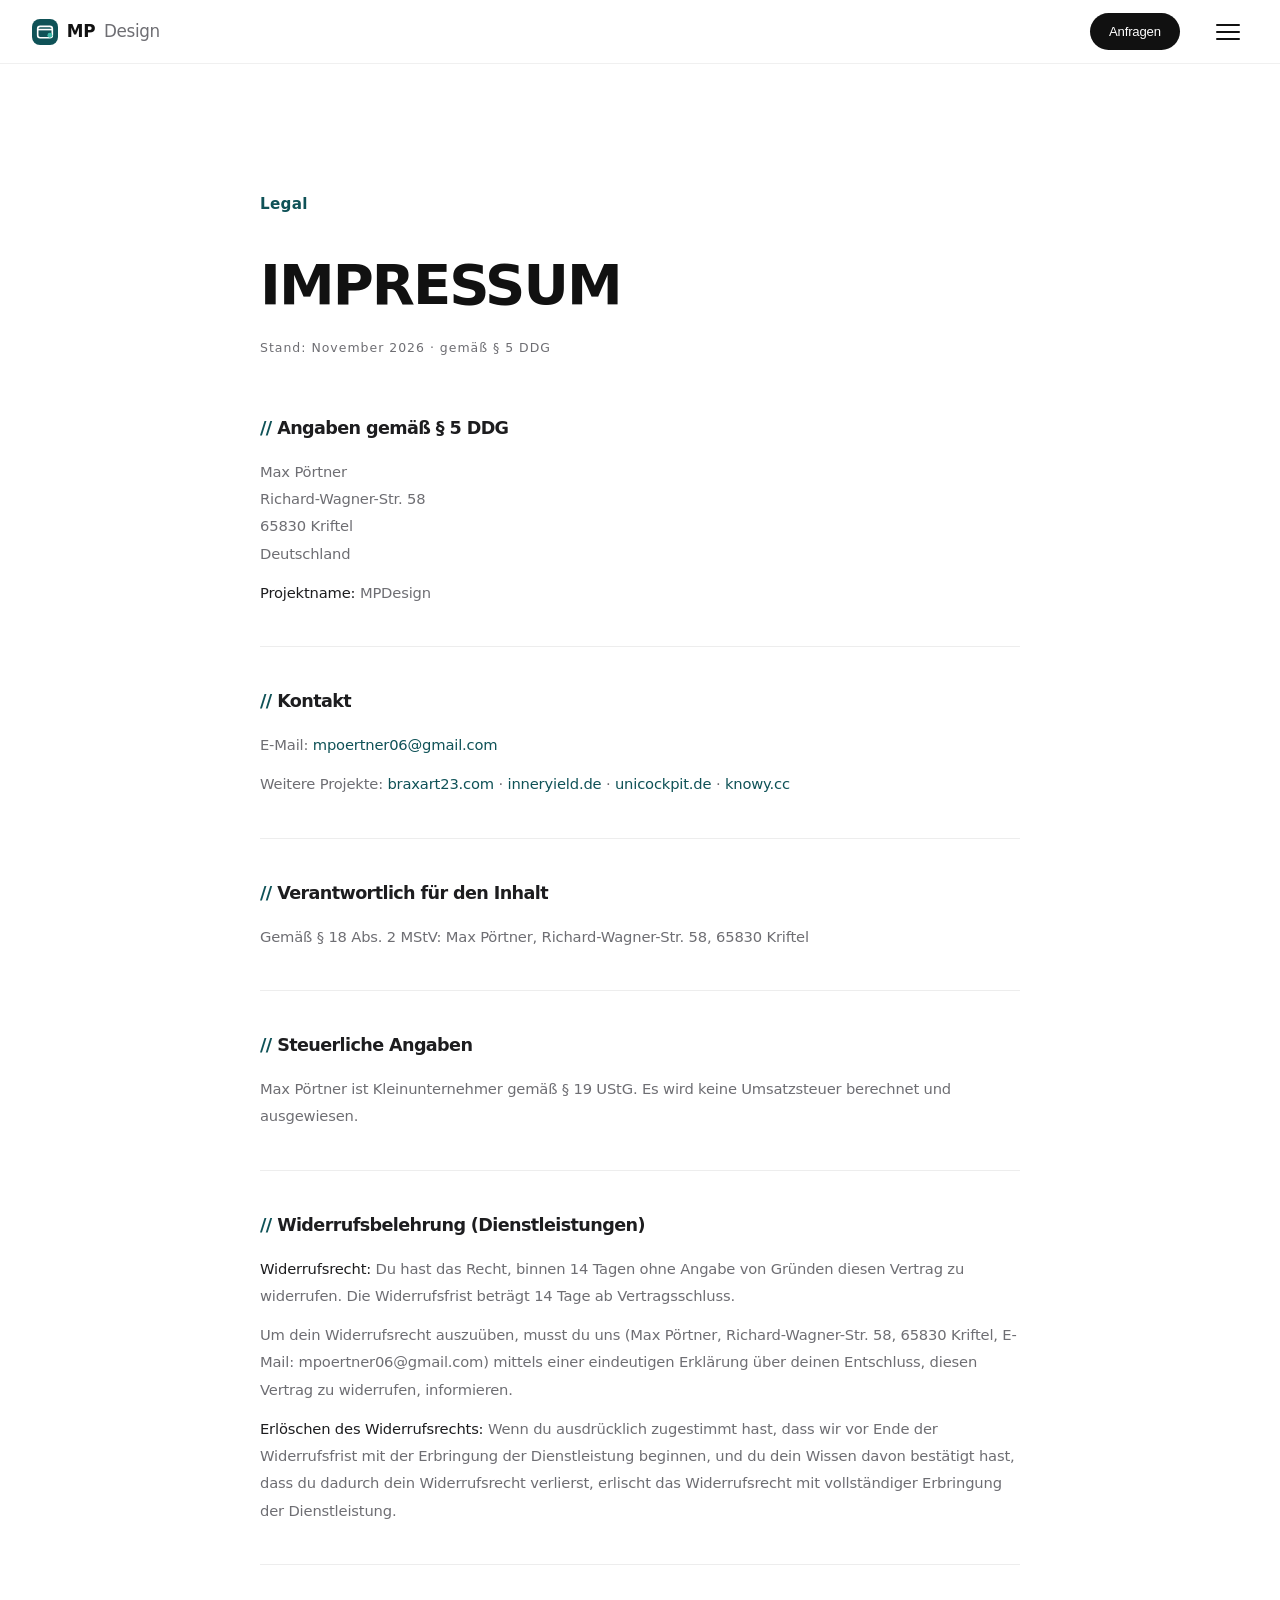
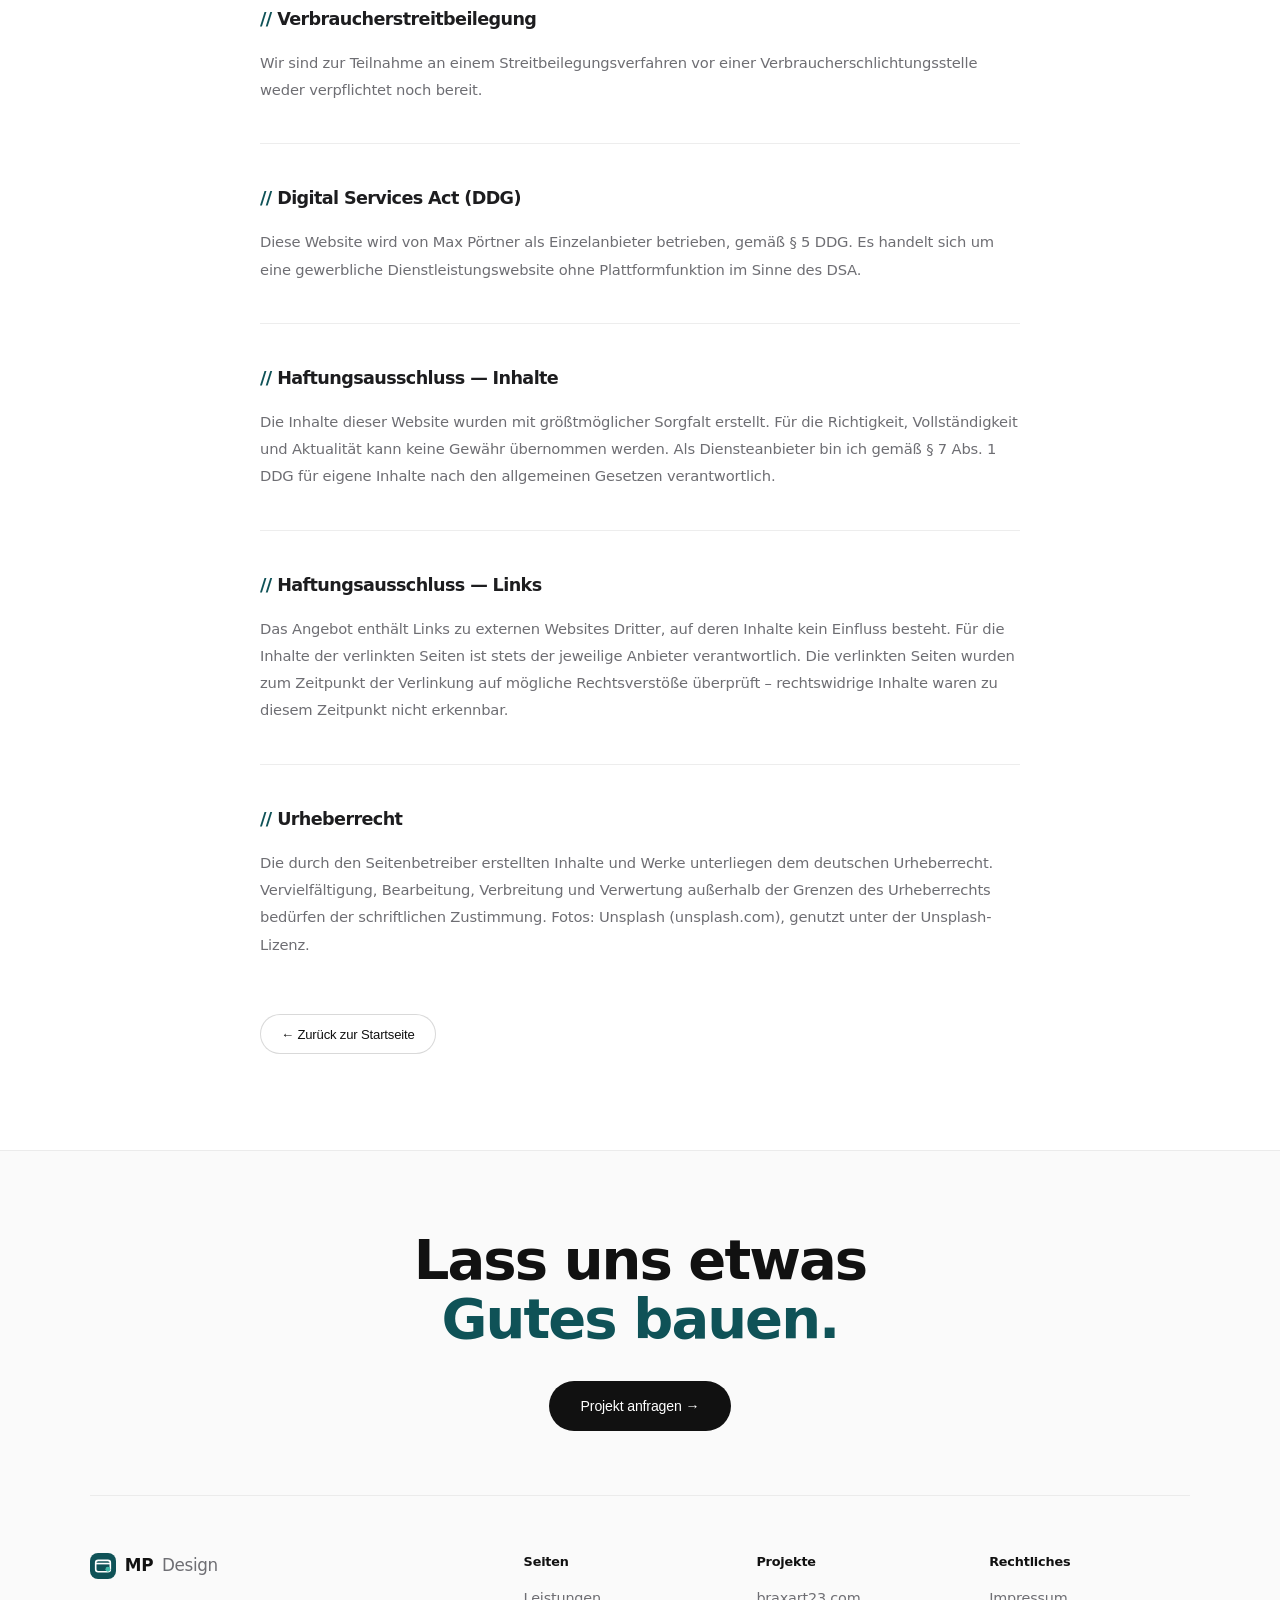
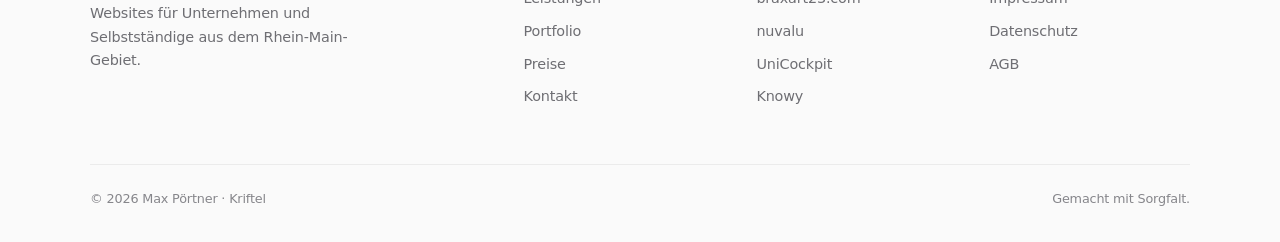
<file: impressum.html>
<!DOCTYPE html><html lang="de"><head><meta charset="UTF-8"/><meta name="viewport" content="width=device-width,initial-scale=1.0"/>
<link rel="icon" type="image/svg+xml" href="data:image/svg+xml,%3Csvg xmlns='http://www.w3.org/2000/svg' viewBox='0 0 32 32'%3E%3Crect width='32' height='32' rx='8' fill='%230f5257'/%3E%3Crect x='7' y='9' width='18' height='14' rx='3' fill='none' stroke='%23fff' stroke-width='2'/%3E%3Cpath d='M7 13h18' stroke='%23fff' stroke-width='2'/%3E%3Ccircle cx='22' cy='20' r='3' fill='%233fb8a8'/%3E%3C/svg%3E">
<title>Impressum – MPDesign</title><style>
*,*::before,*::after{box-sizing:border-box;margin:0;padding:0}
html{scroll-behavior:smooth}
body{padding-top:64px;background:#ffffff;color:#1d1d1f;font-family:'Inter',sans-serif;font-weight:300;line-height:1.6;overflow-x:hidden}
:root{--bg:#ffffff;--s1:#f5f5f7;--s2:#f2f2f4;--s3:#ebebee;--b:rgba(0,0,0,.07);--b2:rgba(0,0,0,.13);--text:#1d1d1f;--muted:#6e6e73;--accent:#0f5257;--accent2:#3fb8a8}

/* ── NAV ── */
nav{position:fixed;top:0;left:0;right:0;z-index:500;height:64px;padding:0 2rem;
  display:flex;align-items:center;justify-content:space-between;
  background:rgba(0,0,0,.97);border-bottom:1px solid rgba(0,0,0,.08)}
.nav-logo{font-family:'Inter',sans-serif;font-weight:800;font-size:1.15rem;
  letter-spacing:-.03em;color:#1d1d1f;text-decoration:none}
.nav-logo span{color:#0f5257}
/* nav-links HIDDEN by default, toggled by JS */
.nav-links{list-style:none;display:none;position:absolute;top:64px;left:0;right:0;
  flex-direction:column;background:#fafafa;border-bottom:1px solid rgba(0,0,0,.08);
  padding:1rem 0;gap:0;z-index:499}
.nav-links.open{display:flex}
.nav-links li{width:100%}
.nav-links a{color:#6e6e73;text-decoration:none;font-size:.95rem;font-weight:400;
  display:block;padding:.85rem 2rem;transition:color .2s,background .2s;border-left:3px solid transparent}
.nav-links a:hover{color:#1d1d1f;background:rgba(0,0,0,.04);border-left-color:#0f5257}
.nav-links a.active{color:#1d1d1f;border-left-color:#0f5257}
.nav-cta{background:#0f5257;color:#ffffff;padding:.48rem 1.2rem;border-radius:100px;
  font-family:'Inter',sans-serif;font-size:.82rem;font-weight:600;text-decoration:none;
  border:none;cursor:pointer;display:inline-flex;align-items:center;
  transition:transform .2s,box-shadow .2s;white-space:nowrap}
.nav-cta:hover{transform:translateY(-1px);box-shadow:0 8px 24px rgba(15,82,87,.3)}
/* BURGER - always visible */
.burger{background:none;border:none;cursor:pointer;padding:8px;
  display:flex;flex-direction:column;gap:5px;z-index:600;margin-left:1rem}
.burger span{display:block;width:24px;height:2px;background:#1d1d1f;
  transition:all .3s ease;transform-origin:center;border-radius:2px}
.burger.open span:nth-child(1){transform:translateY(7px) rotate(45deg)}
.burger.open span:nth-child(2){opacity:0;transform:scaleX(0)}
.burger.open span:nth-child(3){transform:translateY(-7px) rotate(-45deg)}
/* NAV WRAPPER right side */
.nav-right{display:flex;align-items:center;gap:.75rem}


/* HERO */
.hero{min-height:100vh;display:flex;flex-direction:column;justify-content:flex-end;
  padding:0 2.5rem 5rem;position:relative;overflow:hidden;isolation:isolate}
.hero-grid{position:absolute;inset:0;
  background-image:linear-gradient(to bottom,transparent 55%,#ffffff 100%),
    repeating-linear-gradient(0deg,transparent,transparent 79px,var(--b) 80px),
    repeating-linear-gradient(90deg,transparent,transparent 79px,var(--b) 80px);
  background-size:100% 100%,80px 80px,80px 80px;z-index:0;pointer-events:none}
.glow-r{pointer-events:none;position:absolute;top:-10%;right:-5%;width:650px;height:650px;
  background:radial-gradient(circle,rgba(15,82,87,.1) 0%,transparent 65%);pointer-events:none}
.glow-l{pointer-events:none;position:absolute;bottom:5%;left:-8%;width:500px;height:500px;
  background:radial-gradient(circle,rgba(63,184,168,.07) 0%,transparent 65%);pointer-events:none}
.avail{display:inline-flex;align-items:center;gap:.5rem;
  background:rgba(15,82,87,.08);border:1px solid rgba(15,82,87,.22);
  color:var(--accent);padding:.32rem .85rem;border-radius:100px;
  font-size:.75rem;font-weight:500;letter-spacing:.05em;text-transform:uppercase;
  margin-bottom:2rem;animation:fadeUp .8s ease both}
.avail-dot{width:6px;height:6px;background:var(--accent);border-radius:50%;
  display:inline-block;animation:pulse 2s ease infinite}
.hero h1{font-family:'Inter',sans-serif;font-size:clamp(3.2rem,7vw,8rem);
  font-weight:800;line-height:.95;letter-spacing:-.04em;margin-bottom:1.75rem;
  animation:fadeUp .8s ease .1s both}
.hero h1 span{color:var(--accent)}
.hero-body{padding-top:64px;max-width:500px;color:var(--muted);font-size:1.05rem;font-weight:300;
  line-height:1.75;margin-bottom:2.75rem;animation:fadeUp .8s ease .2s both}
.hero-btns{display:flex;gap:1rem;align-items:center;flex-wrap:wrap;animation:fadeUp .8s ease .3s both}
.scroll-hint{position:absolute;bottom:2rem;right:2.5rem;z-index:1;
  display:flex;align-items:center;gap:.75rem;color:var(--muted);
  font-size:.72rem;letter-spacing:.1em;text-transform:uppercase}
.scroll-line{width:40px;height:1px;background:var(--muted);animation:lineGrow 2s ease infinite}

/* BUTTONS */
.btn-f{display:inline-flex;align-items:center;gap:.4rem;padding:.875rem 2rem;
  border-radius:100px;background:var(--accent);color:#ffffff;font-family:'Inter',sans-serif;
  font-size:.88rem;font-weight:600;letter-spacing:-.01em;text-decoration:none;border:none;
  cursor:pointer;transition:transform .2s,box-shadow .2s}
.btn-f:hover{transform:translateY(-2px);box-shadow:0 12px 36px rgba(15,82,87,.25)}
.btn-f.sm{padding:.55rem 1.25rem;font-size:.82rem}
.btn-o{display:inline-flex;align-items:center;gap:.4rem;padding:.875rem 2rem;
  border-radius:100px;background:none;color:var(--text);border:1px solid var(--b2);
  font-family:'Inter',sans-serif;font-size:.88rem;font-weight:500;text-decoration:none;
  cursor:pointer;transition:border-color .2s,background .2s}
.btn-o:hover{border-color:rgba(0,0,0,.28);background:var(--s1)}
.btn-o.sm{padding:.55rem 1.25rem;font-size:.82rem}

/* EYE */
.eye{display:flex;align-items:center;gap:.75rem;margin-bottom:1.5rem}
.eye::before{content:'';width:24px;height:1px;background:var(--muted)}
.eye span{color:var(--muted);font-size:.72rem;letter-spacing:.15em;text-transform:uppercase}

/* MARQUEE */
.mq{overflow:hidden;padding:.9rem 0;border-top:1px solid var(--b);
  border-bottom:1px solid var(--b);background:var(--s1)}
.mq-t{display:flex;gap:3rem;width:max-content;animation:mq 22s linear infinite}
.mq-i{display:flex;align-items:center;gap:.7rem;color:var(--muted);font-size:.83rem;white-space:nowrap}
.mq-i span{color:var(--accent)}

/* STATS */
.stats{border-top:1px solid var(--b);border-bottom:1px solid var(--b);
  padding:2.5rem 2.5rem;display:flex;justify-content:center;gap:5rem;
  background:var(--s1);flex-wrap:wrap}
.sn{font-family:'Inter',sans-serif;font-size:2.5rem;font-weight:800;
  letter-spacing:-.04em;color:var(--accent);display:block;line-height:1;margin-bottom:.35rem}
.sl{color:var(--muted);font-size:.75rem;letter-spacing:.05em;text-transform:uppercase}

/* SECTION */
.sec{padding:5.5rem 2.5rem;max-width:1100px;margin:0 auto}
.sh2{font-family:'Inter',sans-serif;font-size:clamp(1.9rem,3.5vw,3rem);
  font-weight:800;letter-spacing:-.03em;line-height:1.1;margin-bottom:1.5rem}
.sh2 span{color:var(--accent)}
.sdark{background:#f5f5f7;border-top:1px solid var(--b);border-bottom:1px solid var(--b);padding:5.5rem 2.5rem}
.sdark .inner{max-width:1100px;margin:0 auto}

/* ABOUT GRID */
.about-g{display:grid;grid-template-columns:1fr 1fr;gap:4rem;align-items:start}
.ac{display:flex;flex-direction:column;gap:1.5px;background:var(--b);border:1px solid var(--b)}
.acard{background:var(--bg);padding:1.75rem 2rem;position:relative;overflow:hidden;transition:background .3s}
.acard:hover{background:var(--s1)}
.acard::after{content:'';position:absolute;bottom:0;left:0;height:2px;width:0;background:var(--accent);transition:width .4s}
.acard:hover::after{width:100%}
.acard-ic{font-size:1.6rem;display:block;margin-bottom:.85rem}
.acard h3{font-family:'Inter',sans-serif;font-size:1.05rem;font-weight:700;margin-bottom:.5rem}
.acard p{color:var(--muted);font-size:.86rem;line-height:1.65}

/* LEISTUNGEN CARDS */
.lg{display:grid;grid-template-columns:repeat(3,1fr);gap:1.5px;background:var(--b);border:1px solid var(--b)}
.lc{background:var(--bg);padding:2rem 2.2rem;position:relative;overflow:hidden;transition:background .3s}
.lc:hover{background:var(--s1)}
.lc::after{content:'';position:absolute;bottom:0;left:0;height:2px;width:0;background:var(--accent);transition:width .4s}
.lc:hover::after{width:100%}
.lc-n{font-family:'Inter',sans-serif;font-size:.7rem;letter-spacing:.2em;color:var(--muted);margin-bottom:1.2rem;display:block}
.lc-ic{font-size:1.8rem;display:block;margin-bottom:1rem}
.lc h3{font-family:'Inter',sans-serif;font-size:1.15rem;font-weight:700;margin-bottom:.6rem}
.lc p{color:var(--muted);font-size:.86rem;line-height:1.7}

/* PORTFOLIO CARDS with iframe previews */
.pg{display:grid;grid-template-columns:repeat(2,1fr);gap:1.5rem}
.pc{background:var(--s1);border:1px solid var(--b);text-decoration:none;color:inherit;
  display:block;overflow:hidden;transition:transform .3s,border-color .3s,box-shadow .3s}
.pc:hover{transform:translateY(-4px);border-color:rgba(15,82,87,.3);box-shadow:0 20px 60px rgba(0,0,0,.5)}
.pc-thumb{width:100%;aspect-ratio:16/9;position:relative;overflow:hidden;background:var(--s2)}
.pc-thumb iframe{width:200%;height:200%;transform:scale(.5);transform-origin:top left;
  border:none;pointer-events:none;display:block}
.pc-overlay{position:absolute;inset:0;background:transparent}
.pc-info{padding:1.5rem}
.pc-tag{font-size:.68rem;letter-spacing:.15em;text-transform:uppercase;color:var(--accent);display:block;margin-bottom:.5rem}
.pc-info h3{font-family:'Inter',sans-serif;font-size:1.05rem;font-weight:700;margin-bottom:.35rem}
.pc-info p{color:var(--muted);font-size:.83rem;line-height:1.6}
.pc-arrow{display:inline-flex;align-items:center;gap:.4rem;color:var(--muted);font-size:.79rem;margin-top:.7rem;transition:color .2s,gap .2s}
.pc:hover .pc-arrow{color:var(--accent);gap:.65rem}
.own-b{background:rgba(63,184,168,.1);border:1px solid rgba(63,184,168,.25);color:var(--accent2);font-size:.65rem;padding:.1rem .45rem;border-radius:100px;margin-left:.35rem}

/* PRICES */
.pc2{display:grid;grid-template-columns:1fr 1fr;gap:1.5rem;max-width:520px;margin-bottom:1.5rem}
.pcard{padding:2.25rem;border:1px solid var(--b);background:var(--s2)}
.pcard.hi{background:rgba(15,82,87,.06);border-color:rgba(15,82,87,.3)}
.pl{font-size:.7rem;letter-spacing:.14em;text-transform:uppercase;color:var(--muted);margin-bottom:.75rem;display:block}
.pcard.hi .pl{color:var(--accent)}
.pa{font-family:'Inter',sans-serif;font-size:2.75rem;font-weight:800;letter-spacing:-.04em;line-height:1;margin-bottom:.3rem}
.ps{color:var(--muted);font-size:.82rem}

/* QUOTE */
.qt{padding:7rem 2.5rem;text-align:center;border-top:1px solid var(--b);border-bottom:1px solid var(--b);background:var(--s1)}
.qt blockquote{font-family:'Inter',sans-serif;font-size:clamp(1.4rem,2.5vw,2.3rem);font-weight:400;line-height:1.35;letter-spacing:-.02em;color:var(--text);max-width:780px;margin:0 auto;font-style:italic}
.qt blockquote span{color:var(--accent);font-style:normal}

/* FOOTER */
footer{border-top:1px solid var(--b)}
.fi{display:grid;grid-template-columns:1fr 1fr 1fr;gap:4rem;padding:4rem 2.5rem 3rem;border-bottom:1px solid var(--b)}
.fb p{color:var(--muted);font-size:.85rem;line-height:1.75;font-weight:300;margin-top:.85rem}
.fn{display:flex;flex-direction:column;gap:.6rem}
.fn a{color:var(--muted);text-decoration:none;font-size:.85rem;font-weight:300;transition:color .2s}
.fn a:hover{color:var(--text)}
.fs{font-size:.68rem;letter-spacing:.12em;text-transform:uppercase;color:var(--muted);margin-bottom:.25rem;display:block}
.fp{display:flex;flex-direction:column;gap:.6rem}
.fp a{color:var(--muted);text-decoration:none;font-family:'Inter',sans-serif;font-weight:700;font-size:.85rem;transition:color .2s}
.fp a:hover{color:var(--accent)}
.fbot{padding:1.3rem 2.5rem;display:flex;justify-content:space-between;align-items:center;flex-wrap:wrap;gap:1rem;box-sizing:border-box;width:100%}
.fbot p,.fbot a{color:var(--muted);font-size:.76rem;text-decoration:none;transition:color .2s}
.fbot a:hover{color:var(--text)}

/* REVEAL */
.rev{opacity:0;transform:translateY(22px);transition:opacity .7s ease,transform .7s ease}
.rev.vis{opacity:1;transform:none}

/* ANIMATIONS */
@keyframes fadeUp{from{opacity:0;transform:translateY(28px)}to{opacity:1;transform:translateY(0)}}
@keyframes mq{from{transform:translateX(0)}to{transform:translateX(-50%)}}
@keyframes pulse{0%,100%{opacity:1;transform:scale(1)}50%{opacity:.5;transform:scale(.7)}}
@keyframes lineGrow{0%{width:10px;opacity:.3}50%{width:40px;opacity:1}100%{width:10px;opacity:.3}}

/* RESPONSIVE */
@media(max-width:860px){
  .lg{grid-template-columns:1fr}
  .pg{grid-template-columns:1fr}
  .fi{grid-template-columns:1fr;gap:2rem}
  .pc2{grid-template-columns:1fr}
  .sec{padding:4rem 1.25rem}
  .sdark{padding:4rem 1.25rem}
  nav{padding:0 1.25rem}
}
.cg{display:grid;grid-template-columns:1fr 1fr;min-height:calc(100vh - 64px)}
.cl{padding:5.5rem 3rem;border-right:1px solid var(--b);display:flex;flex-direction:column;justify-content:space-between;background:var(--s1)}
.cr{padding:5.5rem 3rem}
.cch{display:flex;align-items:center;gap:1.25rem;padding:1.2rem 1.4rem;border:1px solid var(--b);color:var(--text);text-decoration:none;margin-bottom:.7rem;background:var(--s2);transition:border-color .25s,background .25s}
.cch:hover{border-color:var(--accent);background:var(--s3)}
.cci{font-size:1.25rem;width:32px;text-align:center}.ccl{font-size:.67rem;letter-spacing:.12em;text-transform:uppercase;color:var(--muted);display:block;margin-bottom:.15rem}.ccv{font-size:.9rem;font-weight:400}
.cn{background:var(--s2);border-left:2px solid var(--accent);padding:1.15rem 1.35rem;margin-top:1.75rem;font-size:.87rem;font-style:italic;color:var(--muted);line-height:1.7}
.fg{margin-bottom:1.5rem}.fl{display:block;font-size:.7rem;letter-spacing:.12em;text-transform:uppercase;color:var(--muted);margin-bottom:.55rem}
.fi2,.ft,.fsel{width:100%;background:var(--s2);border:1px solid var(--b);padding:.875rem 1.1rem;font-family:"DM Sans",sans-serif;font-size:.88rem;font-weight:300;color:var(--text);outline:none;transition:border-color .25s;appearance:none}
.fi2:focus,.ft:focus,.fsel:focus{border-color:var(--accent)}.ft{resize:vertical;min-height:130px;line-height:1.6}.fsel{cursor:pointer}
.fsuc{background:var(--s1);border-left:2px solid var(--accent);padding:1.75rem;margin-top:1rem;display:none}
.lp2{padding:8rem 2.5rem 6rem;max-width:800px;margin:0 auto}
.lp2 h1{font-family:"Syne",sans-serif;font-size:clamp(1.6rem,5vw,3.5rem);font-weight:800;letter-spacing:-.03em;margin-bottom:.5rem;word-break:break-word;overflow-wrap:break-word}
.lp2 .st{font-size:.78rem;color:var(--muted);letter-spacing:.08em;display:block;margin-bottom:3.5rem}
.lp2 h2{font-family:"Syne",sans-serif;font-size:1.1rem;font-weight:700;margin:2.5rem 0 1rem;color:var(--text)}
.lp2 h2::before{content:"// ";color:var(--accent)}
.lp2 p,.lp2 address{color:var(--muted);font-size:.92rem;line-height:1.85;font-weight:300;margin-bottom:.75rem;font-style:normal}
.lp2 a{color:var(--accent);text-decoration:none}.lp2 a:hover{text-decoration:underline}
.ldiv{height:1px;background:var(--b);margin:2.5rem 0}
@media(max-width:900px){.cg{grid-template-columns:1fr}.cl{border-right:none;border-bottom:1px solid var(--b)}}
.lp2{padding-left:1.25rem;padding-right:1.25rem}}



/* ── FOOTER CENTERING ── */
footer{border-top:1px solid rgba(0,0,0,.07);width:100%;box-sizing:border-box}
.footer-wrap{max-width:1200px;margin:0 auto;width:100%}
.footer-grid{display:grid;grid-template-columns:1.4fr 1fr 1fr 1fr;gap:3rem;
  padding:4rem 2.5rem 3rem;border-bottom:1px solid rgba(0,0,0,.07);
  box-sizing:border-box;width:100%}
.footer-bottom{padding:1.3rem 2.5rem;display:flex;justify-content:space-between;
  align-items:center;flex-wrap:wrap;gap:.75rem;box-sizing:border-box;width:100%}
.footer-bottom p,.footer-bottom a{color:#6e6e73;font-size:.76rem;text-decoration:none;transition:color .2s}
.footer-bottom a:hover{color:#1d1d1f}
@media(max-width:860px){
  .footer-grid{grid-template-columns:1fr 1fr!important;gap:2rem!important;padding:2.5rem 1.25rem!important}
  .footer-bottom{padding:1rem 1.25rem!important;flex-direction:column!important;text-align:center!important;gap:.5rem!important}
  .footer-bottom div{justify-content:center!important}
}
@media(max-width:500px){
  .footer-grid{grid-template-columns:1fr!important}
}
</style><link rel="stylesheet" href="theme.css?v=5">
</head><body>
<style id="mobileFix">
/* ══════════════════════════════════════════
   DEFINITIVE MOBILE FIX – alle Seiten
   ══════════════════════════════════════════ */

/* 1. Prevent ALL horizontal scroll */
html { overflow-x: hidden !important; }
body { overflow-x: hidden !important; max-width: 100vw !important; }

/* 2. Nav always fixed at top */
nav { position: fixed !important; top: 0 !important; left: 0 !important;
      right: 0 !important; z-index: 500 !important; }

/* 3. Cookie banner never clipped */
#cookieBanner {
  position: fixed !important; z-index: 9999 !important;
  left: 1rem !important; right: 1rem !important;
  bottom: 1rem !important; width: auto !important;
  transform: none !important; max-width: none !important;
}

/* 4. Iframes fill container properly */
.pc-thumb {
  width: 100% !important; height: 200px !important;
  aspect-ratio: unset !important; overflow: hidden !important;
  position: relative !important;
}
.pc-thumb iframe {
  position: absolute !important; top: 0 !important; left: 0 !important;
  width: 200% !important; height: 200% !important;
  transform: scale(0.5) !important; transform-origin: top left !important;
  border: none !important; pointer-events: none !important;
}
.proj-img-wrap { overflow: hidden !important; }
.proj-img-wrap iframe {
  width: 200% !important; height: 200% !important;
  transform: scale(0.5) !important; transform-origin: top left !important;
  border: none !important; pointer-events: none !important; display: block !important;
}
.pj-thumb { overflow: hidden !important; position: relative !important; }
.pj-thumb iframe {
  position: absolute !important; top: 0 !important; left: 0 !important;
  width: 200% !important; height: 200% !important;
  transform: scale(0.5) !important; transform-origin: top left !important;
  border: none !important; pointer-events: none !important;
}

@media (max-width: 860px) {

  /* ── PAGE HERO PADDING FIX (text not cut off) ── */
  .ph, .page-hero {
    padding-top: 3.5rem !important;
    padding-bottom: 2.5rem !important;
    padding-left: 1.25rem !important;
    padding-right: 1.25rem !important;
  }
  .ph h1, .page-hero h1 {
    font-size: clamp(2.2rem, 8vw, 3.5rem) !important;
    margin-bottom: 1rem !important;
  }

  /* ── HERO ── */
  .hero {
    padding: 3rem 1.25rem 3rem !important;
    min-height: unset !important;
  }
  .hero h1 { font-size: clamp(2rem, 8vw, 3.5rem) !important; }
  .hero-body { font-size: .9rem !important; max-width: 100% !important; }
  .hero-btns {
    flex-direction: column !important; width: 100% !important; gap: .75rem !important;
  }
  .hero-btns a { width: 100% !important; justify-content: center !important; }

  /* ── ALL SECTION PADDING ── */
  .sec, .section, .sdark, .section-dark,
  .pricing-hero, .legal-page, .lp2, .page {
    padding-left: 1.25rem !important;
    padding-right: 1.25rem !important;
  }

  /* ── GRIDS → 1 COLUMN ── */
  .about-g, .lg, .pg, .pc2, .plans, .card-grid, .portfolio-grid,
  .price-cards, .contact-grid, .cg, .features-grid, .info-row,
  .proc, .process-grid, .fi {
    grid-template-columns: 1fr !important;
  }

  /* All inline grid → 1 col */
  [style*="grid-template-columns"] {
    grid-template-columns: 1fr !important;
    min-width: 0 !important;
  }

  /* ── INLINE PADDING REDUCTION ── */
  [style*="padding:2.5rem"]  { padding: 1.25rem !important; }
  [style*="padding:4rem 3rem"] { padding: 1.5rem 1.25rem !important; }
  [style*="padding:5.5rem 3rem"] { padding: 2rem 1.25rem !important; }
  [style*="padding:4rem 2.5rem"] { padding: 1.75rem 1.25rem !important; }

  /* ── TYPOGRAPHY ── */
  .sh2, .section-h2 { font-size: clamp(1.5rem, 6vw, 2.2rem) !important; }
  .lh { font-size: clamp(1.3rem, 5vw, 2rem) !important; }
  [style*="text-align:right"] { text-align: left !important; }
  [style*="min-width:120px"] { min-width: 0 !important; }

  /* ── PORTFOLIO ── */
  .proj-acc-inner { flex-direction: column !important; }
  .proj-img-wrap { flex: 0 0 200px !important; height: 200px !important; }
  .proj-right { min-height: 0 !important; }
  .pj, .proj-item { grid-template-columns: 1fr !important; direction: ltr !important; }
  .pj * { direction: ltr !important; }
  .pji, .proj-info { padding: 1.5rem 1.25rem !important; }

  /* ── LEISTUNGEN ACCORDION ── */
  .acc-inner { grid-template-columns: 1fr !important; padding-left: 0 !important; }
  .li, .leistung-item { grid-template-columns: 36px 1fr !important; }
  .li > *:last-child, .leistung-item > *:last-child { grid-column: 2 !important; }
  .pstep, .process-step {
    border-right: none !important;
    border-bottom: 1px solid rgba(0,0,0,.07) !important;
  }

  /* ── PREISE ── */
  .plans { grid-template-columns: 1fr !important; }
  .plan { width: 100% !important; min-width: 0 !important; overflow: visible !important; }
  .plan-top, .plan-cta, .plan-features {
    padding-left: 1.25rem !important; padding-right: 1.25rem !important;
  }
  .plan-price { font-size: 2.2rem !important; }
  .price-card-top { flex-direction: column !important; }
  .price-big { text-align: left !important; }

  /* ── CONTACT ── */
  .cl, .contact-left {
    border-right: none !important;
    border-bottom: 1px solid rgba(0,0,0,.07) !important;
    padding: 2rem 1.25rem !important;
  }
  .cr, .contact-right { padding: 2rem 1.25rem !important; }

  /* ── STATS ── */
  .stats, .stats-bar {
    gap: 1.25rem !important; padding: 1.5rem 1.25rem !important;
    flex-wrap: wrap !important; justify-content: center !important;
  }
  .sn, .stat-n { font-size: 1.9rem !important; }

  /* ── TABLES ── */
  .pt, .compare, .price-table { overflow-x: auto !important; }

  /* ── MISC ── */
  [style*="width:55%"][style*="opacity"] { display: none !important; }
  .scroll-hint { display: none !important; }
  .mq, .marquee-wrap { overflow: hidden !important; }
  nav { padding: 0 1.25rem !important; height: 56px !important; }
  [style*="border-right:1px solid rgba(255"] {
    border-right: none !important;
    border-bottom: 1px solid rgba(0,0,0,.07) !important;
  }
  [style*="border-right:1px solid rgba(200,240"] {
    border-right: none !important;
    border-bottom: 1px solid rgba(15,82,87,.12) !important;
  }
  .cta-group { flex-direction: column !important; align-items: stretch !important; }
  .cta-group a { text-align: center !important; justify-content: center !important; }
  .btn-f, .btn-o { width: 100% !important; justify-content: center !important; }

  /* ── PC-THUMB on mobile ── */
  .pc-thumb { height: 180px !important; }

  /* ── WARTUNG ── */
  .price-card-main [style*="grid-template-columns"] {
    grid-template-columns: 1fr !important;
  }
  .features-grid { grid-template-columns: 1fr !important; }
  .info-row { grid-template-columns: 1fr !important; }
}

/* ── FOOTER CENTERING ── */
  .fbot { padding: 1rem 1.25rem !important; }
  footer { width: 100% !important; overflow: hidden !important; }
  [style*="padding:4rem 2.5rem 3rem"] { padding: 2.5rem 1.25rem !important; }

@media (max-width: 500px) {
  body { padding-top: 56px !important; }
  [style*="grid-template-columns"] { grid-template-columns: 1fr !important; }
  .fi { grid-template-columns: 1fr !important; }
  .fbot { flex-direction: column !important; text-align: center !important; gap: .5rem !important; }
  .hero h1 { font-size: clamp(1.8rem, 7vw, 2.5rem) !important; }
  .pc-thumb { height: 150px !important; }
  nav { padding: 0 1rem !important; }
  .ph h1 { font-size: clamp(1.9rem, 7vw, 2.5rem) !important; }
}
</style>
<nav id="nav">
  <a href="index.html" class="nav-logo brand"><span class="brand-mark"></span>MP<em>Design</em></a>
  <div class="nav-right">
    <a href="kontakt.html" class="nav-cta">Anfragen</a>
    <button class="burger" id="burger" onclick="toggleMob()" aria-label="Menü">
      <span></span><span></span><span></span>
    </button>
  </div>
  <ul class="nav-links" id="navLinks">
    <li><a href="index.html"  onclick="closeMob()">Start</a></li>
    <li><a href="leistungen.html"  onclick="closeMob()">Leistungen</a></li>
    <li><a href="portfolio.html"  onclick="closeMob()">Portfolio</a></li>
    <li><a href="preise.html"  onclick="closeMob()">Preise</a></li>
    <li><a href="kontakt.html"  onclick="closeMob()">Kontakt</a></li>
  </ul>
</nav>
<div class="lp2">
  <div class="eye"><span>Legal</span></div>
  <h1>IMPRESSUM</h1>
  <span class="st">Stand: November 2026 · gemäß § 5 DDG</span>

  <h2>Angaben gemäß § 5 DDG</h2>
  <address>Max Pörtner<br>Richard-Wagner-Str. 58<br>65830 Kriftel<br>Deutschland</address>
  <p style="margin-top:.75rem"><strong style="color:#1d1d1f;font-weight:500">Projektname:</strong> MPDesign</p>

  <div class="ldiv"></div>
  <h2>Kontakt</h2>
  <p>E-Mail: <a href="mailto:mpoertner06@gmail.com">mpoertner06@gmail.com</a></p>
  <p>Weitere Projekte: <a href="https://braxart23.com" target="_blank" rel="noopener">braxart23.com</a> · <a href="https://inneryield.de" target="_blank" rel="noopener">inneryield.de</a> · <a href="https://unicockpit.de" target="_blank" rel="noopener">unicockpit.de</a> · <a href="https://knowy.cc" target="_blank" rel="noopener">knowy.cc</a></p>

  <div class="ldiv"></div>
  <h2>Verantwortlich für den Inhalt</h2>
  <p>Gemäß § 18 Abs. 2 MStV: Max Pörtner, Richard-Wagner-Str. 58, 65830 Kriftel</p>

  <div class="ldiv"></div>
  <h2>Steuerliche Angaben</h2>
  <p>Max Pörtner ist Kleinunternehmer gemäß § 19 UStG. Es wird keine Umsatzsteuer berechnet und ausgewiesen.</p>

  <div class="ldiv"></div>
  <h2>Widerrufsbelehrung (Dienstleistungen)</h2>
  <p><strong style="color:#1d1d1f;font-weight:500">Widerrufsrecht:</strong> Du hast das Recht, binnen 14 Tagen ohne Angabe von Gründen diesen Vertrag zu widerrufen. Die Widerrufsfrist beträgt 14 Tage ab Vertragsschluss.</p>
  <p>Um dein Widerrufsrecht auszuüben, musst du uns (Max Pörtner, Richard-Wagner-Str. 58, 65830 Kriftel, E-Mail: mpoertner06@gmail.com) mittels einer eindeutigen Erklärung über deinen Entschluss, diesen Vertrag zu widerrufen, informieren.</p>
  <p><strong style="color:#1d1d1f;font-weight:500">Erlöschen des Widerrufsrechts:</strong> Wenn du ausdrücklich zugestimmt hast, dass wir vor Ende der Widerrufsfrist mit der Erbringung der Dienstleistung beginnen, und du dein Wissen davon bestätigt hast, dass du dadurch dein Widerrufsrecht verlierst, erlischt das Widerrufsrecht mit vollständiger Erbringung der Dienstleistung.</p>

  <div class="ldiv"></div>
  <h2>Verbraucherstreitbeilegung</h2>
  <p>Wir sind zur Teilnahme an einem Streitbeilegungsverfahren vor einer Verbraucherschlichtungsstelle weder verpflichtet noch bereit.</p>

  <div class="ldiv"></div>
  <h2>Digital Services Act (DDG)</h2>
  <p>Diese Website wird von Max Pörtner als Einzelanbieter betrieben, gemäß § 5 DDG. Es handelt sich um eine gewerbliche Dienstleistungswebsite ohne Plattformfunktion im Sinne des DSA.</p>

  <div class="ldiv"></div>
  <h2>Haftungsausschluss — Inhalte</h2>
  <p>Die Inhalte dieser Website wurden mit größtmöglicher Sorgfalt erstellt. Für die Richtigkeit, Vollständigkeit und Aktualität kann keine Gewähr übernommen werden. Als Diensteanbieter bin ich gemäß § 7 Abs. 1 DDG für eigene Inhalte nach den allgemeinen Gesetzen verantwortlich.</p>

  <div class="ldiv"></div>
  <h2>Haftungsausschluss — Links</h2>
  <p>Das Angebot enthält Links zu externen Websites Dritter, auf deren Inhalte kein Einfluss besteht. Für die Inhalte der verlinkten Seiten ist stets der jeweilige Anbieter verantwortlich. Die verlinkten Seiten wurden zum Zeitpunkt der Verlinkung auf mögliche Rechtsverstöße überprüft – rechtswidrige Inhalte waren zu diesem Zeitpunkt nicht erkennbar.</p>

  <div class="ldiv"></div>
  <h2>Urheberrecht</h2>
  <p>Die durch den Seitenbetreiber erstellten Inhalte und Werke unterliegen dem deutschen Urheberrecht. Vervielfältigung, Bearbeitung, Verbreitung und Verwertung außerhalb der Grenzen des Urheberrechts bedürfen der schriftlichen Zustimmung. Fotos: Unsplash (unsplash.com), genutzt unter der Unsplash-Lizenz.</p>

  <div style="margin-top:3.5rem"><a href="index.html" class="btn-o sm">← Zurück zur Startseite</a></div>
</div>
<footer class="ft2">
  <div class="ft2-cta">
    <h2>Lass uns etwas<br><span>Gutes bauen.</span></h2>
    <a href="kontakt.html" class="btn-f">Projekt anfragen →</a>
  </div>
  <div class="ft2-grid">
    <div><a href="index.html" class="nav-logo brand"><span class="brand-mark"></span>MP<em>Design</em></a><p>Websites für Unternehmen und Selbstständige aus dem Rhein-Main-Gebiet.</p></div>
    <div class="ft2-col"><b>Seiten</b><a href="leistungen.html">Leistungen</a><a href="portfolio.html">Portfolio</a><a href="preise.html">Preise</a><a href="kontakt.html">Kontakt</a></div>
    <div class="ft2-col"><b>Projekte</b><a href="https://braxart23.com" target="_blank" rel="noopener">braxart23.com</a><a href="https://inneryield.de" target="_blank" rel="noopener">nuvalu</a><a href="https://unicockpit.de" target="_blank" rel="noopener">UniCockpit</a><a href="https://knowy.cc" target="_blank" rel="noopener">Knowy</a></div>
    <div class="ft2-col"><b>Rechtliches</b><a href="impressum.html">Impressum</a><a href="datenschutz.html">Datenschutz</a><a href="agb.html">AGB</a></div>
  </div>
  <div class="ft2-bot"><span>© 2026 Max Pörtner · Kriftel</span><span>Gemacht mit Sorgfalt.</span></div>
</footer><script>
window.addEventListener('scroll',function(){
  var n=document.getElementById('nav');
  if(n) n.classList.toggle('scrolled',window.scrollY>50);
});
function toggleMob(){
  var links=document.getElementById('navLinks');
  var burger=document.getElementById('burger');
  var open=links.classList.toggle('open');
  burger.classList.toggle('open',open);
  document.body.style.overflow=open?'hidden':'';
}
function closeMob(){
  var links=document.getElementById('navLinks');
  var burger=document.getElementById('burger');
  if(links) links.classList.remove('open');
  if(burger) burger.classList.remove('open');
  document.body.style.overflow='';
}
var obs=new IntersectionObserver(function(e){e.forEach(function(x){
  if(x.isIntersecting){x.target.classList.add('vis');obs.unobserve(x.target);}
});},{threshold:.07});
document.querySelectorAll('.rev').forEach(function(el){obs.observe(el);});
function toggleFaq(btn){
  var item=btn.closest('.faq-item');
  var wasOpen=item.classList.contains('open');
  document.querySelectorAll('.faq-item.open').forEach(function(i){i.classList.remove('open');});
  if(!wasOpen) item.classList.add('open');
}
</script>


<!-- ── COOKIE BANNER ── -->
<div id="cookieBanner" style="display:none;position:fixed;bottom:1.5rem;left:50%;transform:translateX(-50%);z-index:9999;width:calc(100% - 3rem);max-width:620px;background:#f5f5f7;border:1px solid rgba(0,0,0,.13);border-radius:14px;padding:1.4rem 1.75rem;box-shadow:0 8px 48px rgba(0,0,0,.7);flex-wrap:wrap;gap:1rem;align-items:center;opacity:0;transition:opacity .35s">
  <div style="flex:1;min-width:220px">
    <p style="font-family:'Inter',sans-serif;font-size:.95rem;font-weight:700;color:#1d1d1f;margin-bottom:.35rem">🍪 Diese Website nutzt Cookies</p>
    <p style="font-size:.81rem;color:#6e6e73;font-weight:300;line-height:1.65">Wir verwenden Cookies, um die Website zu verbessern. Weitere Infos in der <a href="datenschutz.html" style="color:#0f5257;text-decoration:none;font-weight:400">Datenschutzerklärung</a>.</p>
  </div>
  <div style="display:flex;gap:.65rem;align-items:center;flex-shrink:0">
    <button onclick="denyCookies()" style="background:none;border:1px solid rgba(0,0,0,.15);color:#6e6e73;padding:.48rem 1rem;border-radius:100px;font-family:'Inter',sans-serif;font-size:.79rem;cursor:pointer;white-space:nowrap;transition:all .2s" onmouseover="this.style.borderColor='rgba(0,0,0,.3)';this.style.color='#1d1d1f'" onmouseout="this.style.borderColor='rgba(0,0,0,.15)';this.style.color='#6e6e73'">Nur notwendige</button>
    <button onclick="acceptCookies()" style="background:#0f5257;border:none;color:#fff;padding:.48rem 1.15rem;border-radius:100px;font-family:'Inter',sans-serif;font-size:.79rem;font-weight:700;cursor:pointer;white-space:nowrap;transition:opacity .2s" onmouseover="this.style.opacity='.82'" onmouseout="this.style.opacity='1'">Akzeptieren</button>
  </div>
</div>
<script>
(function(){
  if(!localStorage.getItem('mpweb_cookie_consent')){
    var b=document.getElementById('cookieBanner');
    if(b){
      b.style.display='flex';
      b.style.opacity='0';
      setTimeout(function(){b.style.opacity='1';},50);
    }
  }
})();
function acceptCookies(){
  localStorage.setItem('mpweb_cookie_consent','all');
  hideCookieBanner();
}
function denyCookies(){
  localStorage.setItem('mpweb_cookie_consent','necessary');
  hideCookieBanner();
}
function hideCookieBanner(){
  var b=document.getElementById('cookieBanner');
  if(b){
    b.style.transition='opacity .35s,transform .35s';
    b.style.opacity='0';
    b.style.transform='translateX(-50%) translateY(16px)';
    setTimeout(function(){b.style.display='none';},380);
  }
}
</script>
</body></html>
</file>
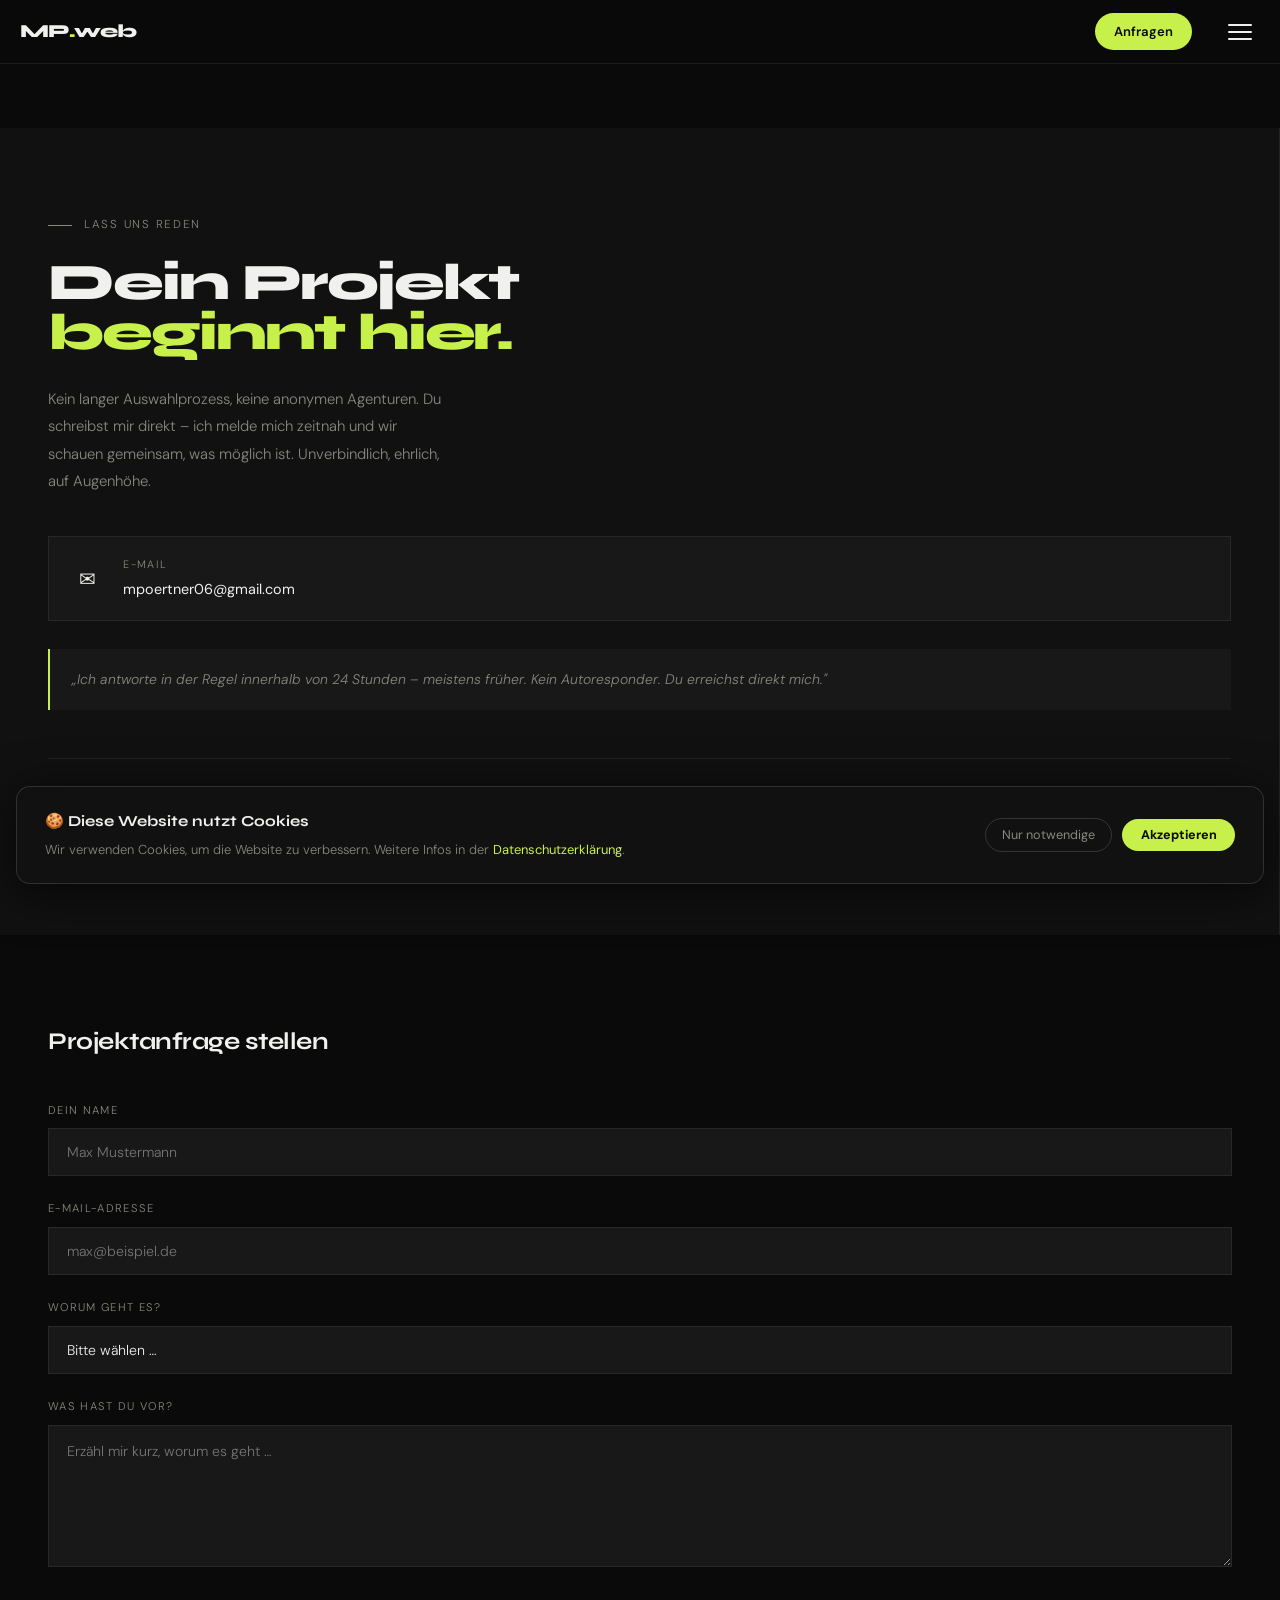
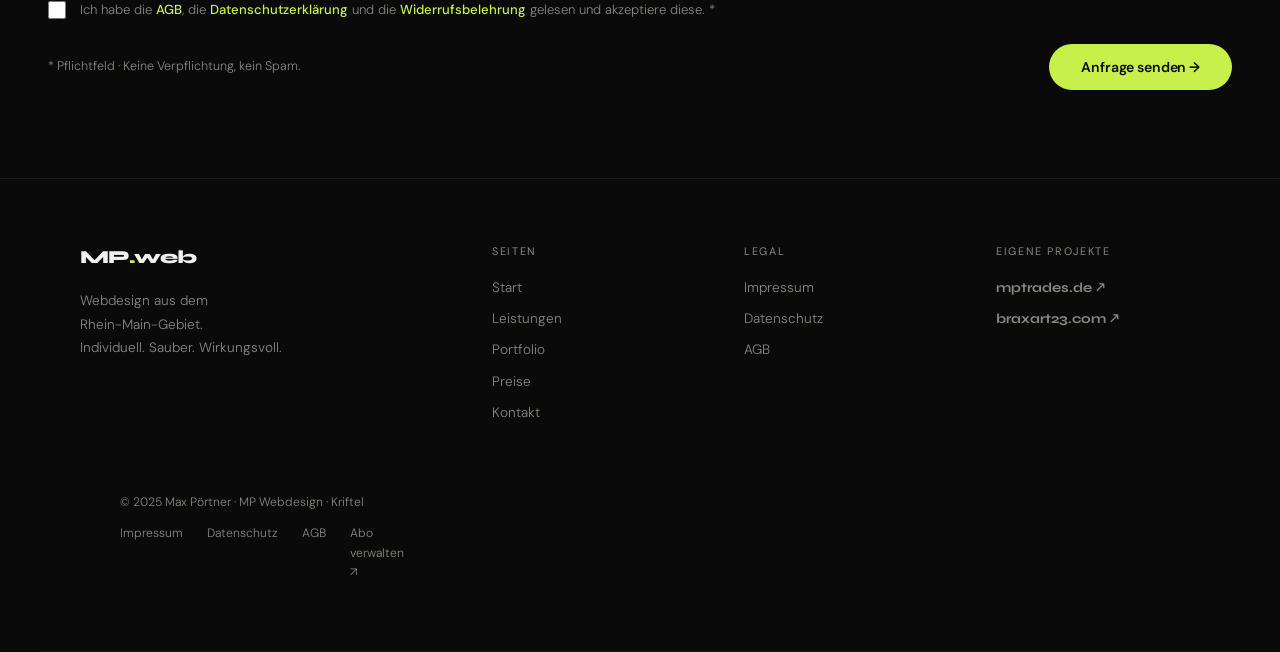
<file: kontakt-2.html>
<!DOCTYPE html><html lang="de"><head><meta charset="UTF-8"/><meta name="viewport" content="width=device-width,initial-scale=1.0"/>
<link rel="icon" type="image/svg+xml" href="data:image/svg+xml,%3Csvg xmlns='http://www.w3.org/2000/svg' viewBox='0 0 32 32'%3E%3Crect width='32' height='32' rx='6' fill='%230a0a0a'/%3E%3Ctext x='50%25' y='54%25' dominant-baseline='middle' text-anchor='middle' font-family='Arial Black,sans-serif' font-weight='900' font-size='13' fill='%23f0f0ee' letter-spacing='-1'%3EMP%3C/text%3E%3Ccircle cx='25' cy='22' r='4' fill='%23c8f04a'/%3E%3C/svg%3E">
<link rel="preconnect" href="https://fonts.googleapis.com">
<link href="https://fonts.googleapis.com/css2?family=Syne:wght@400;600;700;800&family=DM+Sans:opsz,wght@9..40,300;9..40,400;9..40,500&display=swap" rel="stylesheet"><title>Kontakt – MP Webdesign</title><style>
*,*::before,*::after{box-sizing:border-box;margin:0;padding:0}
html{scroll-behavior:smooth}
body{padding-top:64px;background:#0a0a0a;color:#f0f0ee;font-family:'DM Sans',sans-serif;font-weight:300;line-height:1.6;overflow-x:hidden}
:root{--bg:#0a0a0a;--s1:#111;--s2:#181818;--s3:#1e1e1e;--b:rgba(255,255,255,.07);--b2:rgba(255,255,255,.13);--text:#f0f0ee;--muted:#888880;--accent:#c8f04a;--accent2:#7df9c0}

/* ── NAV ── */
nav{position:fixed;top:0;left:0;right:0;z-index:500;height:64px;padding:0 2rem;
  display:flex;align-items:center;justify-content:space-between;
  background:rgba(10,10,10,.97);border-bottom:1px solid rgba(255,255,255,.08)}
.nav-logo{font-family:'Syne',sans-serif;font-weight:800;font-size:1.15rem;
  letter-spacing:-.03em;color:#f0f0ee;text-decoration:none}
.nav-logo span{color:#c8f04a}
/* nav-links HIDDEN by default, toggled by JS */
.nav-links{list-style:none;display:none;position:absolute;top:64px;left:0;right:0;
  flex-direction:column;background:#0d0d0d;border-bottom:1px solid rgba(255,255,255,.08);
  padding:1rem 0;gap:0;z-index:499}
.nav-links.open{display:flex}
.nav-links li{width:100%}
.nav-links a{color:#888880;text-decoration:none;font-size:.95rem;font-weight:400;
  display:block;padding:.85rem 2rem;transition:color .2s,background .2s;border-left:3px solid transparent}
.nav-links a:hover{color:#f0f0ee;background:rgba(255,255,255,.04);border-left-color:#c8f04a}
.nav-links a.active{color:#f0f0ee;border-left-color:#c8f04a}
.nav-cta{background:#c8f04a;color:#0a0a0a;padding:.48rem 1.2rem;border-radius:100px;
  font-family:'DM Sans',sans-serif;font-size:.82rem;font-weight:600;text-decoration:none;
  border:none;cursor:pointer;display:inline-flex;align-items:center;
  transition:transform .2s,box-shadow .2s;white-space:nowrap}
.nav-cta:hover{transform:translateY(-1px);box-shadow:0 8px 24px rgba(200,240,74,.3)}
/* BURGER - always visible */
.burger{background:none;border:none;cursor:pointer;padding:8px;
  display:flex;flex-direction:column;gap:5px;z-index:600;margin-left:1rem}
.burger span{display:block;width:24px;height:2px;background:#f0f0ee;
  transition:all .3s ease;transform-origin:center;border-radius:2px}
.burger.open span:nth-child(1){transform:translateY(7px) rotate(45deg)}
.burger.open span:nth-child(2){opacity:0;transform:scaleX(0)}
.burger.open span:nth-child(3){transform:translateY(-7px) rotate(-45deg)}
/* NAV WRAPPER right side */
.nav-right{display:flex;align-items:center;gap:.75rem}


/* HERO */
.hero{min-height:100vh;display:flex;flex-direction:column;justify-content:flex-end;
  padding:0 2.5rem 5rem;position:relative;overflow:hidden;isolation:isolate}
.hero-grid{position:absolute;inset:0;
  background-image:linear-gradient(to bottom,transparent 55%,#0a0a0a 100%),
    repeating-linear-gradient(0deg,transparent,transparent 79px,var(--b) 80px),
    repeating-linear-gradient(90deg,transparent,transparent 79px,var(--b) 80px);
  background-size:100% 100%,80px 80px,80px 80px;z-index:0;pointer-events:none}
.glow-r{pointer-events:none;position:absolute;top:-10%;right:-5%;width:650px;height:650px;
  background:radial-gradient(circle,rgba(200,240,74,.1) 0%,transparent 65%);pointer-events:none}
.glow-l{pointer-events:none;position:absolute;bottom:5%;left:-8%;width:500px;height:500px;
  background:radial-gradient(circle,rgba(125,249,192,.07) 0%,transparent 65%);pointer-events:none}
.avail{display:inline-flex;align-items:center;gap:.5rem;
  background:rgba(200,240,74,.08);border:1px solid rgba(200,240,74,.22);
  color:var(--accent);padding:.32rem .85rem;border-radius:100px;
  font-size:.75rem;font-weight:500;letter-spacing:.05em;text-transform:uppercase;
  margin-bottom:2rem;animation:fadeUp .8s ease both}
.avail-dot{width:6px;height:6px;background:var(--accent);border-radius:50%;
  display:inline-block;animation:pulse 2s ease infinite}
.hero h1{font-family:'Syne',sans-serif;font-size:clamp(3.2rem,7vw,8rem);
  font-weight:800;line-height:.95;letter-spacing:-.04em;margin-bottom:1.75rem;
  animation:fadeUp .8s ease .1s both}
.hero h1 span{color:var(--accent)}
.hero-body{padding-top:64px;max-width:500px;color:var(--muted);font-size:1.05rem;font-weight:300;
  line-height:1.75;margin-bottom:2.75rem;animation:fadeUp .8s ease .2s both}
.hero-btns{display:flex;gap:1rem;align-items:center;flex-wrap:wrap;animation:fadeUp .8s ease .3s both}
.scroll-hint{position:absolute;bottom:2rem;right:2.5rem;z-index:1;
  display:flex;align-items:center;gap:.75rem;color:var(--muted);
  font-size:.72rem;letter-spacing:.1em;text-transform:uppercase}
.scroll-line{width:40px;height:1px;background:var(--muted);animation:lineGrow 2s ease infinite}

/* BUTTONS */
.btn-f{display:inline-flex;align-items:center;gap:.4rem;padding:.875rem 2rem;
  border-radius:100px;background:var(--accent);color:#0a0a0a;font-family:'DM Sans',sans-serif;
  font-size:.88rem;font-weight:600;letter-spacing:-.01em;text-decoration:none;border:none;
  cursor:pointer;transition:transform .2s,box-shadow .2s}
.btn-f:hover{transform:translateY(-2px);box-shadow:0 12px 36px rgba(200,240,74,.25)}
.btn-f.sm{padding:.55rem 1.25rem;font-size:.82rem}
.btn-o{display:inline-flex;align-items:center;gap:.4rem;padding:.875rem 2rem;
  border-radius:100px;background:none;color:var(--text);border:1px solid var(--b2);
  font-family:'DM Sans',sans-serif;font-size:.88rem;font-weight:500;text-decoration:none;
  cursor:pointer;transition:border-color .2s,background .2s}
.btn-o:hover{border-color:rgba(255,255,255,.28);background:var(--s1)}
.btn-o.sm{padding:.55rem 1.25rem;font-size:.82rem}

/* EYE */
.eye{display:flex;align-items:center;gap:.75rem;margin-bottom:1.5rem}
.eye::before{content:'';width:24px;height:1px;background:var(--muted)}
.eye span{color:var(--muted);font-size:.72rem;letter-spacing:.15em;text-transform:uppercase}

/* MARQUEE */
.mq{overflow:hidden;padding:.9rem 0;border-top:1px solid var(--b);
  border-bottom:1px solid var(--b);background:var(--s1)}
.mq-t{display:flex;gap:3rem;width:max-content;animation:mq 22s linear infinite}
.mq-i{display:flex;align-items:center;gap:.7rem;color:var(--muted);font-size:.83rem;white-space:nowrap}
.mq-i span{color:var(--accent)}

/* STATS */
.stats{border-top:1px solid var(--b);border-bottom:1px solid var(--b);
  padding:2.5rem 2.5rem;display:flex;justify-content:center;gap:5rem;
  background:var(--s1);flex-wrap:wrap}
.sn{font-family:'Syne',sans-serif;font-size:2.5rem;font-weight:800;
  letter-spacing:-.04em;color:var(--accent);display:block;line-height:1;margin-bottom:.35rem}
.sl{color:var(--muted);font-size:.75rem;letter-spacing:.05em;text-transform:uppercase}

/* SECTION */
.sec{padding:5.5rem 2.5rem;max-width:1100px;margin:0 auto}
.sh2{font-family:'Syne',sans-serif;font-size:clamp(1.9rem,3.5vw,3rem);
  font-weight:800;letter-spacing:-.03em;line-height:1.1;margin-bottom:1.5rem}
.sh2 span{color:var(--accent)}
.sdark{background:#111;border-top:1px solid var(--b);border-bottom:1px solid var(--b);padding:5.5rem 2.5rem}
.sdark .inner{max-width:1100px;margin:0 auto}

/* ABOUT GRID */
.about-g{display:grid;grid-template-columns:1fr 1fr;gap:4rem;align-items:start}
.ac{display:flex;flex-direction:column;gap:1.5px;background:var(--b);border:1px solid var(--b)}
.acard{background:var(--bg);padding:1.75rem 2rem;position:relative;overflow:hidden;transition:background .3s}
.acard:hover{background:var(--s1)}
.acard::after{content:'';position:absolute;bottom:0;left:0;height:2px;width:0;background:var(--accent);transition:width .4s}
.acard:hover::after{width:100%}
.acard-ic{font-size:1.6rem;display:block;margin-bottom:.85rem}
.acard h3{font-family:'Syne',sans-serif;font-size:1.05rem;font-weight:700;margin-bottom:.5rem}
.acard p{color:var(--muted);font-size:.86rem;line-height:1.65}

/* LEISTUNGEN CARDS */
.lg{display:grid;grid-template-columns:repeat(3,1fr);gap:1.5px;background:var(--b);border:1px solid var(--b)}
.lc{background:var(--bg);padding:2rem 2.2rem;position:relative;overflow:hidden;transition:background .3s}
.lc:hover{background:var(--s1)}
.lc::after{content:'';position:absolute;bottom:0;left:0;height:2px;width:0;background:var(--accent);transition:width .4s}
.lc:hover::after{width:100%}
.lc-n{font-family:'Syne',sans-serif;font-size:.7rem;letter-spacing:.2em;color:var(--muted);margin-bottom:1.2rem;display:block}
.lc-ic{font-size:1.8rem;display:block;margin-bottom:1rem}
.lc h3{font-family:'Syne',sans-serif;font-size:1.15rem;font-weight:700;margin-bottom:.6rem}
.lc p{color:var(--muted);font-size:.86rem;line-height:1.7}

/* PORTFOLIO CARDS with iframe previews */
.pg{display:grid;grid-template-columns:repeat(2,1fr);gap:1.5rem}
.pc{background:var(--s1);border:1px solid var(--b);text-decoration:none;color:inherit;
  display:block;overflow:hidden;transition:transform .3s,border-color .3s,box-shadow .3s}
.pc:hover{transform:translateY(-4px);border-color:rgba(200,240,74,.3);box-shadow:0 20px 60px rgba(0,0,0,.5)}
.pc-thumb{width:100%;aspect-ratio:16/9;position:relative;overflow:hidden;background:var(--s2)}
.pc-thumb iframe{width:200%;height:200%;transform:scale(.5);transform-origin:top left;
  border:none;pointer-events:none;display:block}
.pc-overlay{position:absolute;inset:0;background:transparent}
.pc-info{padding:1.5rem}
.pc-tag{font-size:.68rem;letter-spacing:.15em;text-transform:uppercase;color:var(--accent);display:block;margin-bottom:.5rem}
.pc-info h3{font-family:'Syne',sans-serif;font-size:1.05rem;font-weight:700;margin-bottom:.35rem}
.pc-info p{color:var(--muted);font-size:.83rem;line-height:1.6}
.pc-arrow{display:inline-flex;align-items:center;gap:.4rem;color:var(--muted);font-size:.79rem;margin-top:.7rem;transition:color .2s,gap .2s}
.pc:hover .pc-arrow{color:var(--accent);gap:.65rem}
.own-b{background:rgba(125,249,192,.1);border:1px solid rgba(125,249,192,.25);color:var(--accent2);font-size:.65rem;padding:.1rem .45rem;border-radius:100px;margin-left:.35rem}

/* PRICES */
.pc2{display:grid;grid-template-columns:1fr 1fr;gap:1.5rem;max-width:520px;margin-bottom:1.5rem}
.pcard{padding:2.25rem;border:1px solid var(--b);background:var(--s2)}
.pcard.hi{background:rgba(200,240,74,.06);border-color:rgba(200,240,74,.3)}
.pl{font-size:.7rem;letter-spacing:.14em;text-transform:uppercase;color:var(--muted);margin-bottom:.75rem;display:block}
.pcard.hi .pl{color:var(--accent)}
.pa{font-family:'Syne',sans-serif;font-size:2.75rem;font-weight:800;letter-spacing:-.04em;line-height:1;margin-bottom:.3rem}
.ps{color:var(--muted);font-size:.82rem}

/* QUOTE */
.qt{padding:7rem 2.5rem;text-align:center;border-top:1px solid var(--b);border-bottom:1px solid var(--b);background:var(--s1)}
.qt blockquote{font-family:'Syne',sans-serif;font-size:clamp(1.4rem,2.5vw,2.3rem);font-weight:400;line-height:1.35;letter-spacing:-.02em;color:var(--text);max-width:780px;margin:0 auto;font-style:italic}
.qt blockquote span{color:var(--accent);font-style:normal}

/* FOOTER */
footer{border-top:1px solid var(--b)}
.fi{display:grid;grid-template-columns:1fr 1fr 1fr;gap:4rem;padding:4rem 2.5rem 3rem;border-bottom:1px solid var(--b)}
.fb p{color:var(--muted);font-size:.85rem;line-height:1.75;font-weight:300;margin-top:.85rem}
.fn{display:flex;flex-direction:column;gap:.6rem}
.fn a{color:var(--muted);text-decoration:none;font-size:.85rem;font-weight:300;transition:color .2s}
.fn a:hover{color:var(--text)}
.fs{font-size:.68rem;letter-spacing:.12em;text-transform:uppercase;color:var(--muted);margin-bottom:.25rem;display:block}
.fp{display:flex;flex-direction:column;gap:.6rem}
.fp a{color:var(--muted);text-decoration:none;font-family:'Syne',sans-serif;font-weight:700;font-size:.85rem;transition:color .2s}
.fp a:hover{color:var(--accent)}
.fbot{padding:1.3rem 2.5rem;display:flex;justify-content:space-between;align-items:center;flex-wrap:wrap;gap:1rem;box-sizing:border-box;width:100%}
.fbot p,.fbot a{color:var(--muted);font-size:.76rem;text-decoration:none;transition:color .2s}
.fbot a:hover{color:var(--text)}

/* REVEAL */
.rev{opacity:0;transform:translateY(22px);transition:opacity .7s ease,transform .7s ease}
.rev.vis{opacity:1;transform:none}

/* ANIMATIONS */
@keyframes fadeUp{from{opacity:0;transform:translateY(28px)}to{opacity:1;transform:translateY(0)}}
@keyframes mq{from{transform:translateX(0)}to{transform:translateX(-50%)}}
@keyframes pulse{0%,100%{opacity:1;transform:scale(1)}50%{opacity:.5;transform:scale(.7)}}
@keyframes lineGrow{0%{width:10px;opacity:.3}50%{width:40px;opacity:1}100%{width:10px;opacity:.3}}

/* RESPONSIVE */

  .lg{grid-template-columns:1fr}
  .pg{grid-template-columns:1fr}
  .fi{grid-template-columns:1fr;gap:2rem}
  .pc2{grid-template-columns:1fr}
  .sec{padding:4rem 1.25rem}
  .sdark{padding:4rem 1.25rem}
  nav{padding:0 1.25rem}
}
.cg{display:grid;grid-template-columns:1fr 1fr;min-height:calc(100vh - 64px)}
.cl{padding:5.5rem 3rem;border-right:1px solid var(--b);display:flex;flex-direction:column;justify-content:space-between;background:var(--s1)}
.cr{padding:5.5rem 3rem}
.cch{display:flex;align-items:center;gap:1.25rem;padding:1.2rem 1.4rem;border:1px solid var(--b);color:var(--text);text-decoration:none;margin-bottom:.7rem;background:var(--s2);transition:border-color .25s,background .25s}
.cch:hover{border-color:var(--accent);background:var(--s3)}
.cci{font-size:1.25rem;width:32px;text-align:center}.ccl{font-size:.67rem;letter-spacing:.12em;text-transform:uppercase;color:var(--muted);display:block;margin-bottom:.15rem}.ccv{font-size:.9rem;font-weight:400}
.cn{background:var(--s2);border-left:2px solid var(--accent);padding:1.15rem 1.35rem;margin-top:1.75rem;font-size:.87rem;font-style:italic;color:var(--muted);line-height:1.7}
.fg{margin-bottom:1.5rem}.fl{display:block;font-size:.7rem;letter-spacing:.12em;text-transform:uppercase;color:var(--muted);margin-bottom:.55rem}
.fi2,.ft,.fsel{width:100%;background:var(--s2);border:1px solid var(--b);padding:.875rem 1.1rem;font-family:"DM Sans",sans-serif;font-size:.88rem;font-weight:300;color:var(--text);outline:none;transition:border-color .25s;appearance:none}
.fi2:focus,.ft:focus,.fsel:focus{border-color:var(--accent)}.ft{resize:vertical;min-height:130px;line-height:1.6}.fsel{cursor:pointer}
.fsuc{background:var(--s1);border-left:2px solid var(--accent);padding:1.75rem;margin-top:1rem;display:none}
.lp2{padding:8rem 2.5rem 6rem;max-width:800px;margin:0 auto}
.lp2 h1{font-family:"Syne",sans-serif;font-size:clamp(1.6rem,5vw,3.5rem);font-weight:800;letter-spacing:-.03em;margin-bottom:.5rem;word-break:break-word;overflow-wrap:break-word}
.lp2 .st{font-size:.78rem;color:var(--muted);letter-spacing:.08em;display:block;margin-bottom:3.5rem}
.lp2 h2{font-family:"Syne",sans-serif;font-size:1.1rem;font-weight:700;margin:2.5rem 0 1rem;color:var(--text)}
.lp2 h2::before{content:"// ";color:var(--accent)}
.lp2 p,.lp2 address{color:var(--muted);font-size:.92rem;line-height:1.85;font-weight:300;margin-bottom:.75rem;font-style:normal}
.lp2 a{color:var(--accent);text-decoration:none}.lp2 a:hover{text-decoration:underline}
.ldiv{height:1px;background:var(--b);margin:2.5rem 0}
@media(max-width:900px){.cg{grid-template-columns:1fr}.cl{border-right:none;border-bottom:1px solid var(--b)}}
.lp2{padding-left:1.25rem;padding-right:1.25rem}}



/* ── FOOTER CENTERING ── */
footer{border-top:1px solid rgba(255,255,255,.07);width:100%;box-sizing:border-box}
.footer-wrap{max-width:1200px;margin:0 auto;width:100%}
.footer-grid{display:grid;grid-template-columns:1.4fr 1fr 1fr 1fr;gap:3rem;
  padding:4rem 2.5rem 3rem;border-bottom:1px solid rgba(255,255,255,.07);
  box-sizing:border-box;width:100%}
.footer-bottom{padding:1.3rem 2.5rem;display:flex;justify-content:space-between;
  align-items:center;flex-wrap:wrap;gap:.75rem;box-sizing:border-box;width:100%}
.footer-bottom p,.footer-bottom a{color:#888880;font-size:.76rem;text-decoration:none;transition:color .2s}
.footer-bottom a:hover{color:#f0f0ee}
@media(max-width:860px){
  .footer-grid{grid-template-columns:1fr 1fr!important;gap:2rem!important;padding:2.5rem 1.25rem!important}
  .footer-bottom{padding:1rem 1.25rem!important;flex-direction:column!important;text-align:center!important;gap:.5rem!important}
  .footer-bottom div{justify-content:center!important}
}
@media(max-width:500px){
  .footer-grid{grid-template-columns:1fr!important}
}
</style></head><body>
<style id="mobileFix">
/* ══════════════════════════════════════════
   DEFINITIVE MOBILE FIX – alle Seiten
   ══════════════════════════════════════════ */

/* 1. Prevent ALL horizontal scroll */
html { overflow-x: hidden !important; }
body { overflow-x: hidden !important; max-width: 100vw !important; }

/* 2. Nav always fixed at top */
nav { position: fixed !important; top: 0 !important; left: 0 !important;
      right: 0 !important; z-index: 500 !important; }

/* 3. Cookie banner never clipped */
#cookieBanner {
  position: fixed !important; z-index: 9999 !important;
  left: 1rem !important; right: 1rem !important;
  bottom: 1rem !important; width: auto !important;
  transform: none !important; max-width: none !important;
}

/* 4. Iframes fill container properly */
.pc-thumb {
  width: 100% !important; height: 200px !important;
  aspect-ratio: unset !important; overflow: hidden !important;
  position: relative !important;
}
.pc-thumb iframe {
  position: absolute !important; top: 0 !important; left: 0 !important;
  width: 200% !important; height: 200% !important;
  transform: scale(0.5) !important; transform-origin: top left !important;
  border: none !important; pointer-events: none !important;
}
.proj-img-wrap { overflow: hidden !important; }
.proj-img-wrap iframe {
  width: 200% !important; height: 200% !important;
  transform: scale(0.5) !important; transform-origin: top left !important;
  border: none !important; pointer-events: none !important; display: block !important;
}
.pj-thumb { overflow: hidden !important; position: relative !important; }
.pj-thumb iframe {
  position: absolute !important; top: 0 !important; left: 0 !important;
  width: 200% !important; height: 200% !important;
  transform: scale(0.5) !important; transform-origin: top left !important;
  border: none !important; pointer-events: none !important;
}

@media (max-width: 860px) {

  /* ── PAGE HERO PADDING FIX (text not cut off) ── */
  .ph, .page-hero {
    padding-top: 3.5rem !important;
    padding-bottom: 2.5rem !important;
    padding-left: 1.25rem !important;
    padding-right: 1.25rem !important;
  }
  .ph h1, .page-hero h1 {
    font-size: clamp(2.2rem, 8vw, 3.5rem) !important;
    margin-bottom: 1rem !important;
  }

  /* ── HERO ── */
  .hero {
    padding: 3rem 1.25rem 3rem !important;
    min-height: unset !important;
  }
  .hero h1 { font-size: clamp(2rem, 8vw, 3.5rem) !important; }
  .hero-body { font-size: .9rem !important; max-width: 100% !important; }
  .hero-btns {
    flex-direction: column !important; width: 100% !important; gap: .75rem !important;
  }
  .hero-btns a { width: 100% !important; justify-content: center !important; }

  /* ── ALL SECTION PADDING ── */
  .sec, .section, .sdark, .section-dark,
  .pricing-hero, .legal-page, .lp2, .page {
    padding-left: 1.25rem !important;
    padding-right: 1.25rem !important;
  }

  /* ── GRIDS → 1 COLUMN ── */
  .about-g, .lg, .pg, .pc2, .plans, .card-grid, .portfolio-grid,
  .price-cards, .contact-grid, .cg, .features-grid, .info-row,
  .proc, .process-grid, .fi {
    grid-template-columns: 1fr !important;
  }

  /* All inline grid → 1 col */
  [style*="grid-template-columns"] {
    grid-template-columns: 1fr !important;
    min-width: 0 !important;
  }

  /* ── INLINE PADDING REDUCTION ── */
  [style*="padding:2.5rem"]  { padding: 1.25rem !important; }
  [style*="padding:4rem 3rem"] { padding: 1.5rem 1.25rem !important; }
  [style*="padding:5.5rem 3rem"] { padding: 2rem 1.25rem !important; }
  [style*="padding:4rem 2.5rem"] { padding: 1.75rem 1.25rem !important; }

  /* ── TYPOGRAPHY ── */
  .sh2, .section-h2 { font-size: clamp(1.5rem, 6vw, 2.2rem) !important; }
  .lh { font-size: clamp(1.3rem, 5vw, 2rem) !important; }
  [style*="text-align:right"] { text-align: left !important; }
  [style*="min-width:120px"] { min-width: 0 !important; }

  /* ── PORTFOLIO ── */
  .proj-acc-inner { flex-direction: column !important; }
  .proj-img-wrap { flex: 0 0 200px !important; height: 200px !important; }
  .proj-right { min-height: 0 !important; }
  .pj, .proj-item { grid-template-columns: 1fr !important; direction: ltr !important; }
  .pj * { direction: ltr !important; }
  .pji, .proj-info { padding: 1.5rem 1.25rem !important; }

  /* ── LEISTUNGEN ACCORDION ── */
  .acc-inner { grid-template-columns: 1fr !important; padding-left: 0 !important; }
  .li, .leistung-item { grid-template-columns: 36px 1fr !important; }
  .li > *:last-child, .leistung-item > *:last-child { grid-column: 2 !important; }
  .pstep, .process-step {
    border-right: none !important;
    border-bottom: 1px solid rgba(255,255,255,.07) !important;
  }

  /* ── PREISE ── */
  .plans { grid-template-columns: 1fr !important; }
  .plan { width: 100% !important; min-width: 0 !important; overflow: visible !important; }
  .plan-top, .plan-cta, .plan-features {
    padding-left: 1.25rem !important; padding-right: 1.25rem !important;
  }
  .plan-price { font-size: 2.2rem !important; }
  .price-card-top { flex-direction: column !important; }
  .price-big { text-align: left !important; }

  /* ── CONTACT ── */
  .cl, .contact-left {
    border-right: none !important;
    border-bottom: 1px solid rgba(255,255,255,.07) !important;
    padding: 2rem 1.25rem !important;
  }
  .cr, .contact-right { padding: 2rem 1.25rem !important; }

  /* ── STATS ── */
  .stats, .stats-bar {
    gap: 1.25rem !important; padding: 1.5rem 1.25rem !important;
    flex-wrap: wrap !important; justify-content: center !important;
  }
  .sn, .stat-n { font-size: 1.9rem !important; }

  /* ── TABLES ── */
  .pt, .compare, .price-table { overflow-x: auto !important; }

  /* ── MISC ── */
  [style*="width:55%"][style*="opacity"] { display: none !important; }
  .scroll-hint { display: none !important; }
  .mq, .marquee-wrap { overflow: hidden !important; }
  nav { padding: 0 1.25rem !important; height: 56px !important; }
  [style*="border-right:1px solid rgba(255"] {
    border-right: none !important;
    border-bottom: 1px solid rgba(255,255,255,.07) !important;
  }
  [style*="border-right:1px solid rgba(200,240"] {
    border-right: none !important;
    border-bottom: 1px solid rgba(200,240,74,.12) !important;
  }
  .cta-group { flex-direction: column !important; align-items: stretch !important; }
  .cta-group a { text-align: center !important; justify-content: center !important; }
  .btn-f, .btn-o { width: 100% !important; justify-content: center !important; }

  /* ── PC-THUMB on mobile ── */
  .pc-thumb { height: 180px !important; }

  /* ── WARTUNG ── */
  .price-card-main [style*="grid-template-columns"] {
    grid-template-columns: 1fr !important;
  }
  .features-grid { grid-template-columns: 1fr !important; }
  .info-row { grid-template-columns: 1fr !important; }
}

/* ── FOOTER CENTERING ── */
  .fbot { padding: 1rem 1.25rem !important; }
  footer { width: 100% !important; overflow: hidden !important; }
  [style*="padding:4rem 2.5rem 3rem"] { padding: 2.5rem 1.25rem !important; }

@media (max-width: 500px) {
  body { padding-top: 56px !important; }
  [style*="grid-template-columns"] { grid-template-columns: 1fr !important; }
  .fi { grid-template-columns: 1fr !important; }
  .fbot { flex-direction: column !important; text-align: center !important; gap: .5rem !important; }
  .hero h1 { font-size: clamp(1.8rem, 7vw, 2.5rem) !important; }
  .pc-thumb { height: 150px !important; }
  nav { padding: 0 1rem !important; }
  .ph h1 { font-size: clamp(1.9rem, 7vw, 2.5rem) !important; }
}
</style>
<nav id="nav">
  <a href="index.html" class="nav-logo">MP<span style="color:#c8f04a">.</span>web</a>
  <div class="nav-right">
    <a href="kontakt.html" class="nav-cta">Anfragen</a>
    <button class="burger" id="burger" onclick="toggleMob()" aria-label="Menü">
      <span></span><span></span><span></span>
    </button>
  </div>
  <ul class="nav-links" id="navLinks">
    <li><a href="index.html"  onclick="closeMob()">Start</a></li>
    <li><a href="leistungen.html"  onclick="closeMob()">Leistungen</a></li>
    <li><a href="portfolio.html"  onclick="closeMob()">Portfolio</a></li>
    <li><a href="preise.html"  onclick="closeMob()">Preise</a></li>
    <li><a href="kontakt.html" class="active"  onclick="closeMob()">Kontakt</a></li>
  </ul>
</nav>
<div style="margin-top:64px" class="cg">
  <div class="cl">
    <div>
      <div class="eye"><span>Lass uns reden</span></div>
      <h1 style="font-family:'Syne',sans-serif;font-size:clamp(2.2rem,4vw,3.8rem);font-weight:800;line-height:.97;letter-spacing:-.04em;margin-bottom:1.75rem">Dein Projekt<br><span style="color:var(--accent)">beginnt hier.</span></h1>
      <p style="color:var(--muted);font-size:.93rem;line-height:1.85;font-weight:300;max-width:400px;margin-bottom:2.5rem">Kein langer Auswahlprozess, keine anonymen Agenturen. Du schreibst mir direkt – ich melde mich zeitnah und wir schauen gemeinsam, was möglich ist. Unverbindlich, ehrlich, auf Augenhöhe.</p>
      <a href="mailto:mpoertner06@gmail.com" class="cch"><span class="cci">✉</span><div><span class="ccl">E-Mail</span><span class="ccv">mpoertner06@gmail.com</span></div></a>
      <div class="cn">„Ich antworte in der Regel innerhalb von 24 Stunden – meistens früher. Kein Autoresponder. Du erreichst direkt mich."</div>
    </div>
    <div style="border-top:1px solid var(--b);padding-top:2rem;margin-top:3rem">
      <p style="font-size:.68rem;letter-spacing:.12em;text-transform:uppercase;color:var(--muted);margin-bottom:.85rem">Eigene Projekte</p>
      <div style="display:flex;gap:2rem">
        <a href="https://mptrades.de" target="_blank" rel="noopener" style="font-family:'Syne',sans-serif;font-size:1rem;color:var(--muted);text-decoration:none;font-weight:700;transition:color .2s" onmouseover="this.style.color='#c8f04a'" onmouseout="this.style.color='#888880'">mptrades.de ↗</a>
        <a href="https://braxart23.com" target="_blank" rel="noopener" style="font-family:'Syne',sans-serif;font-size:1rem;color:var(--muted);text-decoration:none;font-weight:700;transition:color .2s" onmouseover="this.style.color='#c8f04a'" onmouseout="this.style.color='#888880'">braxart23.com ↗</a>
      </div>
    </div>
  </div>
  <div class="cr">
    <h2 style="font-family:'Syne',sans-serif;font-size:1.5rem;font-weight:700;letter-spacing:-.02em;margin-bottom:2.5rem">Projektanfrage stellen</h2>
    <form id="cform" action="https://formspree.io/f/xgorrknk" data-domain="braxdesign.de" method="POST" onsubmit="return handleSubmit(event)">
      <!-- Formspree honeypot spam protection -->
      <input type="text" name="_gotcha" style="display:none">

      <div class="fg">
        <label class="fl" for="fname">Dein Name</label>
        <input class="fi2" id="fname" type="text" name="name" placeholder="Max Mustermann" required
          onfocus="this.style.borderColor='#c8f04a'" onblur="this.style.borderColor='rgba(255,255,255,.07)'"/>
      </div>

      <div class="fg">
        <label class="fl" for="femail">E-Mail-Adresse</label>
        <input class="fi2" id="femail" type="email" name="email" placeholder="max@beispiel.de" required
          onfocus="this.style.borderColor='#c8f04a'" onblur="this.style.borderColor='rgba(255,255,255,.07)'"/>
      </div>

      <div class="fg">
        <label class="fl" for="fthema">Worum geht es?</label>
        <select class="fsel" id="fthema" name="thema" required
          onfocus="this.style.borderColor='#c8f04a'" onblur="this.style.borderColor='rgba(255,255,255,.07)'">
          <option value="">Bitte wählen …</option>
          <option>Neue Website (€ 200)</option>
          <option>Website übernehmen / Redesign</option>
          <option>Wartung & Pflege (€ 35 / Monat)</option>
          <option>Online-Shop</option>
          <option>Sonstiges</option>
        </select>
      </div>

      <div class="fg">
        <label class="fl" for="fnachricht">Was hast du vor?</label>
        <textarea class="ft" id="fnachricht" name="nachricht" rows="5"
          placeholder="Erzähl mir kurz, worum es geht …" required
          onfocus="this.style.borderColor='#c8f04a'" onblur="this.style.borderColor='rgba(255,255,255,.07)'"></textarea>
      </div>

      <!-- AGB Checkbox -->
      <div style="display:flex;align-items:flex-start;gap:.85rem;margin-top:1.5rem;margin-bottom:1.5rem">
        <input type="checkbox" id="agb_check" name="agb" required
          style="width:18px;height:18px;flex-shrink:0;margin-top:.15rem;accent-color:#c8f04a;cursor:pointer"/>
        <label for="agb_check" style="font-size:.82rem;color:#888880;line-height:1.65;cursor:pointer;font-weight:300">
          Ich habe die <a href="agb.html" target="_blank" style="color:#c8f04a;text-decoration:none;font-weight:500">AGB</a>,
          die <a href="datenschutz.html" target="_blank" style="color:#c8f04a;text-decoration:none;font-weight:500">Datenschutzerklärung</a>
          und die <a href="impressum.html#widerruf" target="_blank" style="color:#c8f04a;text-decoration:none;font-weight:500">Widerrufsbelehrung</a>
          gelesen und akzeptiere diese. *
        </label>
      </div>

      <div style="display:flex;justify-content:space-between;align-items:center;flex-wrap:wrap;gap:1rem">
        <span style="font-size:.78rem;color:#888880;font-weight:300">* Pflichtfeld · Keine Verpflichtung, kein Spam.</span>
        <button type="submit" id="submitBtn" class="btn-f">Anfrage senden →</button>
      </div>
    </form>
    <div class="fsuc" id="fsuc" style="display:none">
      <p style="color:#f0f0ee;font-size:1rem;line-height:1.75;font-weight:400">✅ Nachricht gesendet!</p>
      <p style="color:#888880;font-size:.88rem;margin-top:.5rem;font-weight:300">Vielen Dank – ich melde mich in der Regel innerhalb von 24 Stunden bei dir.</p>
    </div>
    <div class="fsuc" id="fsuc"><p style="color:var(--muted);font-size:1rem;line-height:1.75">Vielen Dank – ich melde mich bald bei dir. 🙏</p></div>
  </div>
</div>
<footer>
  <div class="footer-wrap">
    <div class="footer-grid">
      <!-- Brand -->
      <div>
      <a href="index.html" style="font-family:'Syne',sans-serif;font-weight:800;font-size:1.15rem;letter-spacing:-.03em;color:#f0f0ee;text-decoration:none;display:block;margin-bottom:1rem">MP<span style="color:#c8f04a">.</span>web</a>
      <p style="color:#888880;font-size:.85rem;line-height:1.75;font-weight:300">Webdesign aus dem<br>Rhein-Main-Gebiet.<br>Individuell. Sauber. Wirkungsvoll.</p>
    </div>
      <!-- Seiten -->
      <div>
      <p style="font-size:.68rem;letter-spacing:.15em;text-transform:uppercase;color:#888880;margin-bottom:1rem;font-weight:400">Seiten</p>
      <div style="display:flex;flex-direction:column;gap:.6rem">
        <a href="index.html" style="color:#888880;text-decoration:none;font-size:.85rem;font-weight:300;transition:color .2s" onmouseover="this.style.color='#f0f0ee'" onmouseout="this.style.color='#888880'">Start</a>
        <a href="leistungen.html" style="color:#888880;text-decoration:none;font-size:.85rem;font-weight:300;transition:color .2s" onmouseover="this.style.color='#f0f0ee'" onmouseout="this.style.color='#888880'">Leistungen</a>
        <a href="portfolio.html" style="color:#888880;text-decoration:none;font-size:.85rem;font-weight:300;transition:color .2s" onmouseover="this.style.color='#f0f0ee'" onmouseout="this.style.color='#888880'">Portfolio</a>
        <a href="preise.html" style="color:#888880;text-decoration:none;font-size:.85rem;font-weight:300;transition:color .2s" onmouseover="this.style.color='#f0f0ee'" onmouseout="this.style.color='#888880'">Preise</a>
        <a href="kontakt.html" style="color:#888880;text-decoration:none;font-size:.85rem;font-weight:300;transition:color .2s" onmouseover="this.style.color='#f0f0ee'" onmouseout="this.style.color='#888880'">Kontakt</a>
      </div>
    </div>
      <!-- Legal -->
      <div>
      <p style="font-size:.68rem;letter-spacing:.15em;text-transform:uppercase;color:#888880;margin-bottom:1rem;font-weight:400">Legal</p>
      <div style="display:flex;flex-direction:column;gap:.6rem">
        <a href="impressum.html" style="color:#888880;text-decoration:none;font-size:.85rem;font-weight:300;transition:color .2s" onmouseover="this.style.color='#f0f0ee'" onmouseout="this.style.color='#888880'">Impressum</a>
        <a href="datenschutz.html" style="color:#888880;text-decoration:none;font-size:.85rem;font-weight:300;transition:color .2s" onmouseover="this.style.color='#f0f0ee'" onmouseout="this.style.color='#888880'">Datenschutz</a>
        <a href="agb.html" style="color:#888880;text-decoration:none;font-size:.85rem;font-weight:300;transition:color .2s" onmouseover="this.style.color='#f0f0ee'" onmouseout="this.style.color='#888880'">AGB</a>
      </div>
    </div>
      <!-- Projekte -->
      <div>
      <p style="font-size:.68rem;letter-spacing:.15em;text-transform:uppercase;color:#888880;margin-bottom:1rem;font-weight:400">Eigene Projekte</p>
      <div style="display:flex;flex-direction:column;gap:.6rem">
        <a href="https://mptrades.de" target="_blank" rel="noopener" style="color:#888880;text-decoration:none;font-family:'Syne',sans-serif;font-weight:700;font-size:.85rem;transition:color .2s" onmouseover="this.style.color='#c8f04a'" onmouseout="this.style.color='#888880'">mptrades.de ↗</a>
        <a href="https://braxart23.com" target="_blank" rel="noopener" style="color:#888880;text-decoration:none;font-family:'Syne',sans-serif;font-weight:700;font-size:.85rem;transition:color .2s" onmouseover="this.style.color='#c8f04a'" onmouseout="this.style.color='#888880'">braxart23.com ↗</a>
      </div>
    </div>
    <div class="footer-bottom">
      <p>© 2025 Max Pörtner · MP Webdesign · Kriftel</p>
      <div style="display:flex;gap:1.5rem">
        <a href="impressum.html">Impressum</a>
        <a href="datenschutz.html">Datenschutz</a>
        <a href="agb.html">AGB</a>
        <a href="https://billing.stripe.com/p/login/cNi9AM6b19mK1Or8jz3F600" target="_blank" rel="noopener" style="color:#888880;font-size:.76rem;text-decoration:none;transition:color .2s" onmouseover="this.style.color='#f0f0ee'" onmouseout="this.style.color='#888880'">Abo verwalten ↗</a>
      </div>
    </div>
  </div>
</footer>
<script>
window.addEventListener('scroll',function(){
  var n=document.getElementById('nav');
  if(n)n.classList.toggle('scrolled',window.scrollY>50);
});
function toggleMob(){
  var l=document.getElementById('navLinks'),b=document.getElementById('burger');
  var o=l.classList.toggle('open');
  b.classList.toggle('open',o);
  document.body.style.overflow=o?'hidden':'';
}
function closeMob(){
  var l=document.getElementById('navLinks'),b=document.getElementById('burger');
  if(l)l.classList.remove('open');
  if(b)b.classList.remove('open');
  document.body.style.overflow='';
}

async function handleSubmit(e) {
  e.preventDefault();
  var btn = document.getElementById('submitBtn');
  btn.textContent = 'Wird gesendet …';
  btn.disabled = true;

  var form = document.getElementById('cform');
  var name = document.getElementById('fname').value;
  var email = document.getElementById('femail').value;
  var thema = document.getElementById('fthema').value;
  var nachricht = document.getElementById('fnachricht').value;

  // Send to Formspree
  var data = new FormData(form);
  try {
    var resp = await fetch('https://formspree.io/f/xgorrknk', {
      method: 'POST',
      body: data,
      headers: { 'Accept': 'application/json' }
    });

    if (resp.ok) {
      // Show success message
      form.style.display = 'none';
      document.getElementById('fsuc').style.display = 'block';

      // After 1.5s open mailto with pre-filled fields
      setTimeout(function(){
        var subject = encodeURIComponent('Anfrage: ' + thema + ' – ' + name);
        var body = encodeURIComponent(
          'Name: ' + name + '\n' +
          'E-Mail: ' + email + '\n' +
          'Thema: ' + thema + '\n\n' +
          nachricht + '\n\n' +
          '---\nGesendet über mpwebdesign.de'
        );
        window.location.href = 'mailto:mpoertner06@gmail.com?subject=' + subject + '&body=' + body;
      }, 1500);
    } else {
      btn.textContent = 'Fehler – bitte direkt mailen';
      btn.disabled = false;
      btn.style.background = '#ff6b6b';
    }
  } catch(err) {
    // Fallback: direct mailto
    var subject = encodeURIComponent('Anfrage: ' + thema + ' – ' + name);
    var body = encodeURIComponent(
      'Name: ' + name + '\n' +
      'E-Mail: ' + email + '\n' +
      'Thema: ' + thema + '\n\n' +
      nachricht
    );
    window.location.href = 'mailto:mpoertner06@gmail.com?subject=' + subject + '&body=' + body;
  }
}

var obs=new IntersectionObserver(function(e){e.forEach(function(x){
  if(x.isIntersecting){x.target.classList.add('vis');obs.unobserve(x.target);}
});},{threshold:.07});
document.querySelectorAll('.rev').forEach(function(el){obs.observe(el);});
</script>


<!-- ── COOKIE BANNER ── -->
<div id="cookieBanner" style="display:none;position:fixed;bottom:1.5rem;left:50%;transform:translateX(-50%);z-index:9999;width:calc(100% - 3rem);max-width:620px;background:#111;border:1px solid rgba(255,255,255,.13);border-radius:14px;padding:1.4rem 1.75rem;box-shadow:0 8px 48px rgba(0,0,0,.7);flex-wrap:wrap;gap:1rem;align-items:center;opacity:0;transition:opacity .35s">
  <div style="flex:1;min-width:220px">
    <p style="font-family:'Syne',sans-serif;font-size:.95rem;font-weight:700;color:#f0f0ee;margin-bottom:.35rem">🍪 Diese Website nutzt Cookies</p>
    <p style="font-size:.81rem;color:#888880;font-weight:300;line-height:1.65">Wir verwenden Cookies, um die Website zu verbessern. Weitere Infos in der <a href="datenschutz.html" style="color:#c8f04a;text-decoration:none;font-weight:400">Datenschutzerklärung</a>.</p>
  </div>
  <div style="display:flex;gap:.65rem;align-items:center;flex-shrink:0">
    <button onclick="denyCookies()" style="background:none;border:1px solid rgba(255,255,255,.15);color:#888880;padding:.48rem 1rem;border-radius:100px;font-family:'DM Sans',sans-serif;font-size:.79rem;cursor:pointer;white-space:nowrap;transition:all .2s" onmouseover="this.style.borderColor='rgba(255,255,255,.3)';this.style.color='#f0f0ee'" onmouseout="this.style.borderColor='rgba(255,255,255,.15)';this.style.color='#888880'">Nur notwendige</button>
    <button onclick="acceptCookies()" style="background:#c8f04a;border:none;color:#0a0a0a;padding:.48rem 1.15rem;border-radius:100px;font-family:'DM Sans',sans-serif;font-size:.79rem;font-weight:700;cursor:pointer;white-space:nowrap;transition:opacity .2s" onmouseover="this.style.opacity='.82'" onmouseout="this.style.opacity='1'">Akzeptieren</button>
  </div>
</div>
<script>
(function(){
  if(!localStorage.getItem('mpweb_cookie_consent')){
    var b=document.getElementById('cookieBanner');
    if(b){
      b.style.display='flex';
      b.style.opacity='0';
      setTimeout(function(){b.style.opacity='1';},50);
    }
  }
})();
function acceptCookies(){
  localStorage.setItem('mpweb_cookie_consent','all');
  hideCookieBanner();
}
function denyCookies(){
  localStorage.setItem('mpweb_cookie_consent','necessary');
  hideCookieBanner();
}
function hideCookieBanner(){
  var b=document.getElementById('cookieBanner');
  if(b){
    b.style.transition='opacity .35s,transform .35s';
    b.style.opacity='0';
    b.style.transform='translateX(-50%) translateY(16px)';
    setTimeout(function(){b.style.display='none';},380);
  }
}
</script>
</body></html>
</file>
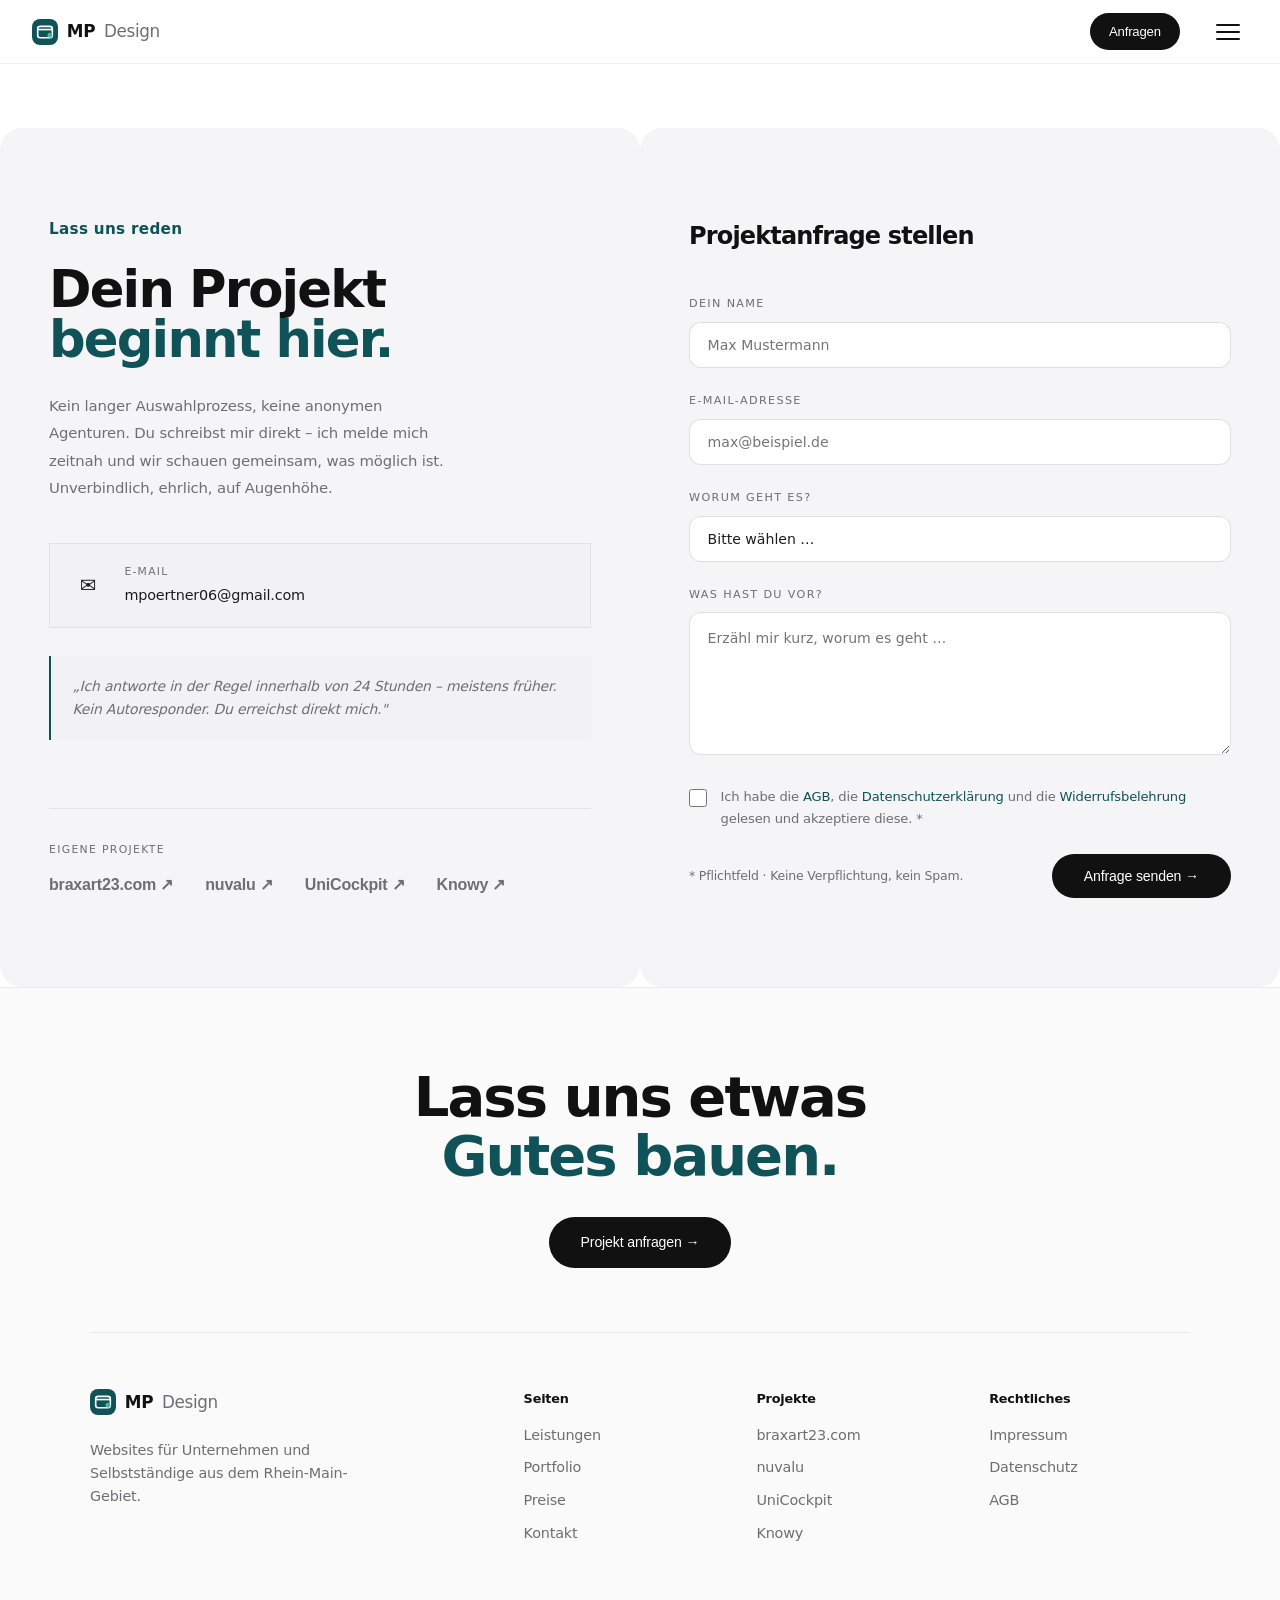
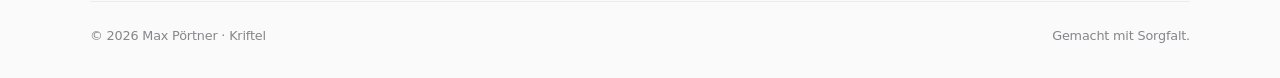
<file: kontakt.html>
<!DOCTYPE html><html lang="de"><head><meta charset="UTF-8"/><meta name="viewport" content="width=device-width,initial-scale=1.0"/>
<link rel="icon" type="image/svg+xml" href="data:image/svg+xml,%3Csvg xmlns='http://www.w3.org/2000/svg' viewBox='0 0 32 32'%3E%3Crect width='32' height='32' rx='8' fill='%230f5257'/%3E%3Crect x='7' y='9' width='18' height='14' rx='3' fill='none' stroke='%23fff' stroke-width='2'/%3E%3Cpath d='M7 13h18' stroke='%23fff' stroke-width='2'/%3E%3Ccircle cx='22' cy='20' r='3' fill='%233fb8a8'/%3E%3C/svg%3E">
<title>Kontakt – MPDesign</title><style>
*,*::before,*::after{box-sizing:border-box;margin:0;padding:0}
html{scroll-behavior:smooth}
body{padding-top:64px;background:#ffffff;color:#1d1d1f;font-family:'Inter',sans-serif;font-weight:300;line-height:1.6;overflow-x:hidden}
:root{--bg:#ffffff;--s1:#f5f5f7;--s2:#f2f2f4;--s3:#ebebee;--b:rgba(0,0,0,.07);--b2:rgba(0,0,0,.13);--text:#1d1d1f;--muted:#6e6e73;--accent:#0f5257;--accent2:#3fb8a8}

/* ── NAV ── */
nav{position:fixed;top:0;left:0;right:0;z-index:500;height:64px;padding:0 2rem;
  display:flex;align-items:center;justify-content:space-between;
  background:rgba(0,0,0,.97);border-bottom:1px solid rgba(0,0,0,.08)}
.nav-logo{font-family:'Inter',sans-serif;font-weight:800;font-size:1.15rem;
  letter-spacing:-.03em;color:#1d1d1f;text-decoration:none}
.nav-logo span{color:#0f5257}
/* nav-links HIDDEN by default, toggled by JS */
.nav-links{list-style:none;display:none;position:absolute;top:64px;left:0;right:0;
  flex-direction:column;background:#fafafa;border-bottom:1px solid rgba(0,0,0,.08);
  padding:1rem 0;gap:0;z-index:499}
.nav-links.open{display:flex}
.nav-links li{width:100%}
.nav-links a{color:#6e6e73;text-decoration:none;font-size:.95rem;font-weight:400;
  display:block;padding:.85rem 2rem;transition:color .2s,background .2s;border-left:3px solid transparent}
.nav-links a:hover{color:#1d1d1f;background:rgba(0,0,0,.04);border-left-color:#0f5257}
.nav-links a.active{color:#1d1d1f;border-left-color:#0f5257}
.nav-cta{background:#0f5257;color:#ffffff;padding:.48rem 1.2rem;border-radius:100px;
  font-family:'Inter',sans-serif;font-size:.82rem;font-weight:600;text-decoration:none;
  border:none;cursor:pointer;display:inline-flex;align-items:center;
  transition:transform .2s,box-shadow .2s;white-space:nowrap}
.nav-cta:hover{transform:translateY(-1px);box-shadow:0 8px 24px rgba(15,82,87,.3)}
/* BURGER - always visible */
.burger{background:none;border:none;cursor:pointer;padding:8px;
  display:flex;flex-direction:column;gap:5px;z-index:600;margin-left:1rem}
.burger span{display:block;width:24px;height:2px;background:#1d1d1f;
  transition:all .3s ease;transform-origin:center;border-radius:2px}
.burger.open span:nth-child(1){transform:translateY(7px) rotate(45deg)}
.burger.open span:nth-child(2){opacity:0;transform:scaleX(0)}
.burger.open span:nth-child(3){transform:translateY(-7px) rotate(-45deg)}
/* NAV WRAPPER right side */
.nav-right{display:flex;align-items:center;gap:.75rem}


/* HERO */
.hero{min-height:100vh;display:flex;flex-direction:column;justify-content:flex-end;
  padding:0 2.5rem 5rem;position:relative;overflow:hidden;isolation:isolate}
.hero-grid{position:absolute;inset:0;
  background-image:linear-gradient(to bottom,transparent 55%,#ffffff 100%),
    repeating-linear-gradient(0deg,transparent,transparent 79px,var(--b) 80px),
    repeating-linear-gradient(90deg,transparent,transparent 79px,var(--b) 80px);
  background-size:100% 100%,80px 80px,80px 80px;z-index:0;pointer-events:none}
.glow-r{pointer-events:none;position:absolute;top:-10%;right:-5%;width:650px;height:650px;
  background:radial-gradient(circle,rgba(15,82,87,.1) 0%,transparent 65%);pointer-events:none}
.glow-l{pointer-events:none;position:absolute;bottom:5%;left:-8%;width:500px;height:500px;
  background:radial-gradient(circle,rgba(63,184,168,.07) 0%,transparent 65%);pointer-events:none}
.avail{display:inline-flex;align-items:center;gap:.5rem;
  background:rgba(15,82,87,.08);border:1px solid rgba(15,82,87,.22);
  color:var(--accent);padding:.32rem .85rem;border-radius:100px;
  font-size:.75rem;font-weight:500;letter-spacing:.05em;text-transform:uppercase;
  margin-bottom:2rem;animation:fadeUp .8s ease both}
.avail-dot{width:6px;height:6px;background:var(--accent);border-radius:50%;
  display:inline-block;animation:pulse 2s ease infinite}
.hero h1{font-family:'Inter',sans-serif;font-size:clamp(3.2rem,7vw,8rem);
  font-weight:800;line-height:.95;letter-spacing:-.04em;margin-bottom:1.75rem;
  animation:fadeUp .8s ease .1s both}
.hero h1 span{color:var(--accent)}
.hero-body{padding-top:64px;max-width:500px;color:var(--muted);font-size:1.05rem;font-weight:300;
  line-height:1.75;margin-bottom:2.75rem;animation:fadeUp .8s ease .2s both}
.hero-btns{display:flex;gap:1rem;align-items:center;flex-wrap:wrap;animation:fadeUp .8s ease .3s both}
.scroll-hint{position:absolute;bottom:2rem;right:2.5rem;z-index:1;
  display:flex;align-items:center;gap:.75rem;color:var(--muted);
  font-size:.72rem;letter-spacing:.1em;text-transform:uppercase}
.scroll-line{width:40px;height:1px;background:var(--muted);animation:lineGrow 2s ease infinite}

/* BUTTONS */
.btn-f{display:inline-flex;align-items:center;gap:.4rem;padding:.875rem 2rem;
  border-radius:100px;background:var(--accent);color:#ffffff;font-family:'Inter',sans-serif;
  font-size:.88rem;font-weight:600;letter-spacing:-.01em;text-decoration:none;border:none;
  cursor:pointer;transition:transform .2s,box-shadow .2s}
.btn-f:hover{transform:translateY(-2px);box-shadow:0 12px 36px rgba(15,82,87,.25)}
.btn-f.sm{padding:.55rem 1.25rem;font-size:.82rem}
.btn-o{display:inline-flex;align-items:center;gap:.4rem;padding:.875rem 2rem;
  border-radius:100px;background:none;color:var(--text);border:1px solid var(--b2);
  font-family:'Inter',sans-serif;font-size:.88rem;font-weight:500;text-decoration:none;
  cursor:pointer;transition:border-color .2s,background .2s}
.btn-o:hover{border-color:rgba(0,0,0,.28);background:var(--s1)}
.btn-o.sm{padding:.55rem 1.25rem;font-size:.82rem}

/* EYE */
.eye{display:flex;align-items:center;gap:.75rem;margin-bottom:1.5rem}
.eye::before{content:'';width:24px;height:1px;background:var(--muted)}
.eye span{color:var(--muted);font-size:.72rem;letter-spacing:.15em;text-transform:uppercase}

/* MARQUEE */
.mq{overflow:hidden;padding:.9rem 0;border-top:1px solid var(--b);
  border-bottom:1px solid var(--b);background:var(--s1)}
.mq-t{display:flex;gap:3rem;width:max-content;animation:mq 22s linear infinite}
.mq-i{display:flex;align-items:center;gap:.7rem;color:var(--muted);font-size:.83rem;white-space:nowrap}
.mq-i span{color:var(--accent)}

/* STATS */
.stats{border-top:1px solid var(--b);border-bottom:1px solid var(--b);
  padding:2.5rem 2.5rem;display:flex;justify-content:center;gap:5rem;
  background:var(--s1);flex-wrap:wrap}
.sn{font-family:'Inter',sans-serif;font-size:2.5rem;font-weight:800;
  letter-spacing:-.04em;color:var(--accent);display:block;line-height:1;margin-bottom:.35rem}
.sl{color:var(--muted);font-size:.75rem;letter-spacing:.05em;text-transform:uppercase}

/* SECTION */
.sec{padding:5.5rem 2.5rem;max-width:1100px;margin:0 auto}
.sh2{font-family:'Inter',sans-serif;font-size:clamp(1.9rem,3.5vw,3rem);
  font-weight:800;letter-spacing:-.03em;line-height:1.1;margin-bottom:1.5rem}
.sh2 span{color:var(--accent)}
.sdark{background:#f5f5f7;border-top:1px solid var(--b);border-bottom:1px solid var(--b);padding:5.5rem 2.5rem}
.sdark .inner{max-width:1100px;margin:0 auto}

/* ABOUT GRID */
.about-g{display:grid;grid-template-columns:1fr 1fr;gap:4rem;align-items:start}
.ac{display:flex;flex-direction:column;gap:1.5px;background:var(--b);border:1px solid var(--b)}
.acard{background:var(--bg);padding:1.75rem 2rem;position:relative;overflow:hidden;transition:background .3s}
.acard:hover{background:var(--s1)}
.acard::after{content:'';position:absolute;bottom:0;left:0;height:2px;width:0;background:var(--accent);transition:width .4s}
.acard:hover::after{width:100%}
.acard-ic{font-size:1.6rem;display:block;margin-bottom:.85rem}
.acard h3{font-family:'Inter',sans-serif;font-size:1.05rem;font-weight:700;margin-bottom:.5rem}
.acard p{color:var(--muted);font-size:.86rem;line-height:1.65}

/* LEISTUNGEN CARDS */
.lg{display:grid;grid-template-columns:repeat(3,1fr);gap:1.5px;background:var(--b);border:1px solid var(--b)}
.lc{background:var(--bg);padding:2rem 2.2rem;position:relative;overflow:hidden;transition:background .3s}
.lc:hover{background:var(--s1)}
.lc::after{content:'';position:absolute;bottom:0;left:0;height:2px;width:0;background:var(--accent);transition:width .4s}
.lc:hover::after{width:100%}
.lc-n{font-family:'Inter',sans-serif;font-size:.7rem;letter-spacing:.2em;color:var(--muted);margin-bottom:1.2rem;display:block}
.lc-ic{font-size:1.8rem;display:block;margin-bottom:1rem}
.lc h3{font-family:'Inter',sans-serif;font-size:1.15rem;font-weight:700;margin-bottom:.6rem}
.lc p{color:var(--muted);font-size:.86rem;line-height:1.7}

/* PORTFOLIO CARDS with iframe previews */
.pg{display:grid;grid-template-columns:repeat(2,1fr);gap:1.5rem}
.pc{background:var(--s1);border:1px solid var(--b);text-decoration:none;color:inherit;
  display:block;overflow:hidden;transition:transform .3s,border-color .3s,box-shadow .3s}
.pc:hover{transform:translateY(-4px);border-color:rgba(15,82,87,.3);box-shadow:0 20px 60px rgba(0,0,0,.5)}
.pc-thumb{width:100%;aspect-ratio:16/9;position:relative;overflow:hidden;background:var(--s2)}
.pc-thumb iframe{width:200%;height:200%;transform:scale(.5);transform-origin:top left;
  border:none;pointer-events:none;display:block}
.pc-overlay{position:absolute;inset:0;background:transparent}
.pc-info{padding:1.5rem}
.pc-tag{font-size:.68rem;letter-spacing:.15em;text-transform:uppercase;color:var(--accent);display:block;margin-bottom:.5rem}
.pc-info h3{font-family:'Inter',sans-serif;font-size:1.05rem;font-weight:700;margin-bottom:.35rem}
.pc-info p{color:var(--muted);font-size:.83rem;line-height:1.6}
.pc-arrow{display:inline-flex;align-items:center;gap:.4rem;color:var(--muted);font-size:.79rem;margin-top:.7rem;transition:color .2s,gap .2s}
.pc:hover .pc-arrow{color:var(--accent);gap:.65rem}
.own-b{background:rgba(63,184,168,.1);border:1px solid rgba(63,184,168,.25);color:var(--accent2);font-size:.65rem;padding:.1rem .45rem;border-radius:100px;margin-left:.35rem}

/* PRICES */
.pc2{display:grid;grid-template-columns:1fr 1fr;gap:1.5rem;max-width:520px;margin-bottom:1.5rem}
.pcard{padding:2.25rem;border:1px solid var(--b);background:var(--s2)}
.pcard.hi{background:rgba(15,82,87,.06);border-color:rgba(15,82,87,.3)}
.pl{font-size:.7rem;letter-spacing:.14em;text-transform:uppercase;color:var(--muted);margin-bottom:.75rem;display:block}
.pcard.hi .pl{color:var(--accent)}
.pa{font-family:'Inter',sans-serif;font-size:2.75rem;font-weight:800;letter-spacing:-.04em;line-height:1;margin-bottom:.3rem}
.ps{color:var(--muted);font-size:.82rem}

/* QUOTE */
.qt{padding:7rem 2.5rem;text-align:center;border-top:1px solid var(--b);border-bottom:1px solid var(--b);background:var(--s1)}
.qt blockquote{font-family:'Inter',sans-serif;font-size:clamp(1.4rem,2.5vw,2.3rem);font-weight:400;line-height:1.35;letter-spacing:-.02em;color:var(--text);max-width:780px;margin:0 auto;font-style:italic}
.qt blockquote span{color:var(--accent);font-style:normal}

/* FOOTER */
footer{border-top:1px solid var(--b)}
.fi{display:grid;grid-template-columns:1fr 1fr 1fr;gap:4rem;padding:4rem 2.5rem 3rem;border-bottom:1px solid var(--b)}
.fb p{color:var(--muted);font-size:.85rem;line-height:1.75;font-weight:300;margin-top:.85rem}
.fn{display:flex;flex-direction:column;gap:.6rem}
.fn a{color:var(--muted);text-decoration:none;font-size:.85rem;font-weight:300;transition:color .2s}
.fn a:hover{color:var(--text)}
.fs{font-size:.68rem;letter-spacing:.12em;text-transform:uppercase;color:var(--muted);margin-bottom:.25rem;display:block}
.fp{display:flex;flex-direction:column;gap:.6rem}
.fp a{color:var(--muted);text-decoration:none;font-family:'Inter',sans-serif;font-weight:700;font-size:.85rem;transition:color .2s}
.fp a:hover{color:var(--accent)}
.fbot{padding:1.3rem 2.5rem;display:flex;justify-content:space-between;align-items:center;flex-wrap:wrap;gap:1rem;box-sizing:border-box;width:100%}
.fbot p,.fbot a{color:var(--muted);font-size:.76rem;text-decoration:none;transition:color .2s}
.fbot a:hover{color:var(--text)}

/* REVEAL */
.rev{opacity:0;transform:translateY(22px);transition:opacity .7s ease,transform .7s ease}
.rev.vis{opacity:1;transform:none}

/* ANIMATIONS */
@keyframes fadeUp{from{opacity:0;transform:translateY(28px)}to{opacity:1;transform:translateY(0)}}
@keyframes mq{from{transform:translateX(0)}to{transform:translateX(-50%)}}
@keyframes pulse{0%,100%{opacity:1;transform:scale(1)}50%{opacity:.5;transform:scale(.7)}}
@keyframes lineGrow{0%{width:10px;opacity:.3}50%{width:40px;opacity:1}100%{width:10px;opacity:.3}}

/* RESPONSIVE */
@media(max-width:860px){
  .lg{grid-template-columns:1fr}
  .pg{grid-template-columns:1fr}
  .fi{grid-template-columns:1fr;gap:2rem}
  .pc2{grid-template-columns:1fr}
  .sec{padding:4rem 1.25rem}
  .sdark{padding:4rem 1.25rem}
  nav{padding:0 1.25rem}
}
.cg{display:grid;grid-template-columns:1fr 1fr;min-height:calc(100vh - 64px)}
.cl{padding:5.5rem 3rem;border-right:1px solid var(--b);display:flex;flex-direction:column;justify-content:space-between;background:var(--s1)}
.cr{padding:5.5rem 3rem}
.cch{display:flex;align-items:center;gap:1.25rem;padding:1.2rem 1.4rem;border:1px solid var(--b);color:var(--text);text-decoration:none;margin-bottom:.7rem;background:var(--s2);transition:border-color .25s,background .25s}
.cch:hover{border-color:var(--accent);background:var(--s3)}
.cci{font-size:1.25rem;width:32px;text-align:center}.ccl{font-size:.67rem;letter-spacing:.12em;text-transform:uppercase;color:var(--muted);display:block;margin-bottom:.15rem}.ccv{font-size:.9rem;font-weight:400}
.cn{background:var(--s2);border-left:2px solid var(--accent);padding:1.15rem 1.35rem;margin-top:1.75rem;font-size:.87rem;font-style:italic;color:var(--muted);line-height:1.7}
.fg{margin-bottom:1.5rem}.fl{display:block;font-size:.7rem;letter-spacing:.12em;text-transform:uppercase;color:var(--muted);margin-bottom:.55rem}
.fi2,.ft,.fsel{width:100%;background:var(--s2);border:1px solid var(--b);padding:.875rem 1.1rem;font-family:"DM Sans",sans-serif;font-size:.88rem;font-weight:300;color:var(--text);outline:none;transition:border-color .25s;appearance:none}
.fi2:focus,.ft:focus,.fsel:focus{border-color:var(--accent)}.ft{resize:vertical;min-height:130px;line-height:1.6}.fsel{cursor:pointer}
.fsuc{background:var(--s1);border-left:2px solid var(--accent);padding:1.75rem;margin-top:1rem;display:none}
.lp2{padding:8rem 2.5rem 6rem;max-width:800px;margin:0 auto}
.lp2 h1{font-family:"Syne",sans-serif;font-size:clamp(1.6rem,5vw,3.5rem);font-weight:800;letter-spacing:-.03em;margin-bottom:.5rem;word-break:break-word;overflow-wrap:break-word}
.lp2 .st{font-size:.78rem;color:var(--muted);letter-spacing:.08em;display:block;margin-bottom:3.5rem}
.lp2 h2{font-family:"Syne",sans-serif;font-size:1.1rem;font-weight:700;margin:2.5rem 0 1rem;color:var(--text)}
.lp2 h2::before{content:"// ";color:var(--accent)}
.lp2 p,.lp2 address{color:var(--muted);font-size:.92rem;line-height:1.85;font-weight:300;margin-bottom:.75rem;font-style:normal}
.lp2 a{color:var(--accent);text-decoration:none}.lp2 a:hover{text-decoration:underline}
.ldiv{height:1px;background:var(--b);margin:2.5rem 0}
@media(max-width:900px){.cg{grid-template-columns:1fr}.cl{border-right:none;border-bottom:1px solid var(--b)}}
.lp2{padding-left:1.25rem;padding-right:1.25rem}}



/* ── FOOTER CENTERING ── */
footer{border-top:1px solid rgba(0,0,0,.07);width:100%;box-sizing:border-box}
.footer-wrap{max-width:1200px;margin:0 auto;width:100%}
.footer-grid{display:grid;grid-template-columns:1.4fr 1fr 1fr 1fr;gap:3rem;
  padding:4rem 2.5rem 3rem;border-bottom:1px solid rgba(0,0,0,.07);
  box-sizing:border-box;width:100%}
.footer-bottom{padding:1.3rem 2.5rem;display:flex;justify-content:space-between;
  align-items:center;flex-wrap:wrap;gap:.75rem;box-sizing:border-box;width:100%}
.footer-bottom p,.footer-bottom a{color:#6e6e73;font-size:.76rem;text-decoration:none;transition:color .2s}
.footer-bottom a:hover{color:#1d1d1f}
@media(max-width:860px){
  .footer-grid{grid-template-columns:1fr 1fr!important;gap:2rem!important;padding:2.5rem 1.25rem!important}
  .footer-bottom{padding:1rem 1.25rem!important;flex-direction:column!important;text-align:center!important;gap:.5rem!important}
  .footer-bottom div{justify-content:center!important}
}
@media(max-width:500px){
  .footer-grid{grid-template-columns:1fr!important}
}
</style><link rel="stylesheet" href="theme.css?v=5">
</head><body>
<style id="mobileFix">
/* ══════════════════════════════════════════
   DEFINITIVE MOBILE FIX – alle Seiten
   ══════════════════════════════════════════ */

/* 1. Prevent ALL horizontal scroll */
html { overflow-x: hidden !important; }
body { overflow-x: hidden !important; max-width: 100vw !important; }

/* 2. Nav always fixed at top */
nav { position: fixed !important; top: 0 !important; left: 0 !important;
      right: 0 !important; z-index: 500 !important; }

/* 3. Cookie banner never clipped */
#cookieBanner {
  position: fixed !important; z-index: 9999 !important;
  left: 1rem !important; right: 1rem !important;
  bottom: 1rem !important; width: auto !important;
  transform: none !important; max-width: none !important;
}

/* 4. Iframes fill container properly */
.pc-thumb {
  width: 100% !important; height: 200px !important;
  aspect-ratio: unset !important; overflow: hidden !important;
  position: relative !important;
}
.pc-thumb iframe {
  position: absolute !important; top: 0 !important; left: 0 !important;
  width: 200% !important; height: 200% !important;
  transform: scale(0.5) !important; transform-origin: top left !important;
  border: none !important; pointer-events: none !important;
}
.proj-img-wrap { overflow: hidden !important; }
.proj-img-wrap iframe {
  width: 200% !important; height: 200% !important;
  transform: scale(0.5) !important; transform-origin: top left !important;
  border: none !important; pointer-events: none !important; display: block !important;
}
.pj-thumb { overflow: hidden !important; position: relative !important; }
.pj-thumb iframe {
  position: absolute !important; top: 0 !important; left: 0 !important;
  width: 200% !important; height: 200% !important;
  transform: scale(0.5) !important; transform-origin: top left !important;
  border: none !important; pointer-events: none !important;
}

@media (max-width: 860px) {

  /* ── PAGE HERO PADDING FIX (text not cut off) ── */
  .ph, .page-hero {
    padding-top: 3.5rem !important;
    padding-bottom: 2.5rem !important;
    padding-left: 1.25rem !important;
    padding-right: 1.25rem !important;
  }
  .ph h1, .page-hero h1 {
    font-size: clamp(2.2rem, 8vw, 3.5rem) !important;
    margin-bottom: 1rem !important;
  }

  /* ── HERO ── */
  .hero {
    padding: 3rem 1.25rem 3rem !important;
    min-height: unset !important;
  }
  .hero h1 { font-size: clamp(2rem, 8vw, 3.5rem) !important; }
  .hero-body { font-size: .9rem !important; max-width: 100% !important; }
  .hero-btns {
    flex-direction: column !important; width: 100% !important; gap: .75rem !important;
  }
  .hero-btns a { width: 100% !important; justify-content: center !important; }

  /* ── ALL SECTION PADDING ── */
  .sec, .section, .sdark, .section-dark,
  .pricing-hero, .legal-page, .lp2, .page {
    padding-left: 1.25rem !important;
    padding-right: 1.25rem !important;
  }

  /* ── GRIDS → 1 COLUMN ── */
  .about-g, .lg, .pg, .pc2, .plans, .card-grid, .portfolio-grid,
  .price-cards, .contact-grid, .cg, .features-grid, .info-row,
  .proc, .process-grid, .fi {
    grid-template-columns: 1fr !important;
  }

  /* All inline grid → 1 col */
  [style*="grid-template-columns"] {
    grid-template-columns: 1fr !important;
    min-width: 0 !important;
  }

  /* ── INLINE PADDING REDUCTION ── */
  [style*="padding:2.5rem"]  { padding: 1.25rem !important; }
  [style*="padding:4rem 3rem"] { padding: 1.5rem 1.25rem !important; }
  [style*="padding:5.5rem 3rem"] { padding: 2rem 1.25rem !important; }
  [style*="padding:4rem 2.5rem"] { padding: 1.75rem 1.25rem !important; }

  /* ── TYPOGRAPHY ── */
  .sh2, .section-h2 { font-size: clamp(1.5rem, 6vw, 2.2rem) !important; }
  .lh { font-size: clamp(1.3rem, 5vw, 2rem) !important; }
  [style*="text-align:right"] { text-align: left !important; }
  [style*="min-width:120px"] { min-width: 0 !important; }

  /* ── PORTFOLIO ── */
  .proj-acc-inner { flex-direction: column !important; }
  .proj-img-wrap { flex: 0 0 200px !important; height: 200px !important; }
  .proj-right { min-height: 0 !important; }
  .pj, .proj-item { grid-template-columns: 1fr !important; direction: ltr !important; }
  .pj * { direction: ltr !important; }
  .pji, .proj-info { padding: 1.5rem 1.25rem !important; }

  /* ── LEISTUNGEN ACCORDION ── */
  .acc-inner { grid-template-columns: 1fr !important; padding-left: 0 !important; }
  .li, .leistung-item { grid-template-columns: 36px 1fr !important; }
  .li > *:last-child, .leistung-item > *:last-child { grid-column: 2 !important; }
  .pstep, .process-step {
    border-right: none !important;
    border-bottom: 1px solid rgba(0,0,0,.07) !important;
  }

  /* ── PREISE ── */
  .plans { grid-template-columns: 1fr !important; }
  .plan { width: 100% !important; min-width: 0 !important; overflow: visible !important; }
  .plan-top, .plan-cta, .plan-features {
    padding-left: 1.25rem !important; padding-right: 1.25rem !important;
  }
  .plan-price { font-size: 2.2rem !important; }
  .price-card-top { flex-direction: column !important; }
  .price-big { text-align: left !important; }

  /* ── CONTACT ── */
  .cl, .contact-left {
    border-right: none !important;
    border-bottom: 1px solid rgba(0,0,0,.07) !important;
    padding: 2rem 1.25rem !important;
  }
  .cr, .contact-right { padding: 2rem 1.25rem !important; }

  /* ── STATS ── */
  .stats, .stats-bar {
    gap: 1.25rem !important; padding: 1.5rem 1.25rem !important;
    flex-wrap: wrap !important; justify-content: center !important;
  }
  .sn, .stat-n { font-size: 1.9rem !important; }

  /* ── TABLES ── */
  .pt, .compare, .price-table { overflow-x: auto !important; }

  /* ── MISC ── */
  [style*="width:55%"][style*="opacity"] { display: none !important; }
  .scroll-hint { display: none !important; }
  .mq, .marquee-wrap { overflow: hidden !important; }
  nav { padding: 0 1.25rem !important; height: 56px !important; }
  [style*="border-right:1px solid rgba(255"] {
    border-right: none !important;
    border-bottom: 1px solid rgba(0,0,0,.07) !important;
  }
  [style*="border-right:1px solid rgba(200,240"] {
    border-right: none !important;
    border-bottom: 1px solid rgba(15,82,87,.12) !important;
  }
  .cta-group { flex-direction: column !important; align-items: stretch !important; }
  .cta-group a { text-align: center !important; justify-content: center !important; }
  .btn-f, .btn-o { width: 100% !important; justify-content: center !important; }

  /* ── PC-THUMB on mobile ── */
  .pc-thumb { height: 180px !important; }

  /* ── WARTUNG ── */
  .price-card-main [style*="grid-template-columns"] {
    grid-template-columns: 1fr !important;
  }
  .features-grid { grid-template-columns: 1fr !important; }
  .info-row { grid-template-columns: 1fr !important; }
}

/* ── FOOTER CENTERING ── */
  .fbot { padding: 1rem 1.25rem !important; }
  footer { width: 100% !important; overflow: hidden !important; }
  [style*="padding:4rem 2.5rem 3rem"] { padding: 2.5rem 1.25rem !important; }

@media (max-width: 500px) {
  body { padding-top: 56px !important; }
  [style*="grid-template-columns"] { grid-template-columns: 1fr !important; }
  .fi { grid-template-columns: 1fr !important; }
  .fbot { flex-direction: column !important; text-align: center !important; gap: .5rem !important; }
  .hero h1 { font-size: clamp(1.8rem, 7vw, 2.5rem) !important; }
  .pc-thumb { height: 150px !important; }
  nav { padding: 0 1rem !important; }
  .ph h1 { font-size: clamp(1.9rem, 7vw, 2.5rem) !important; }
}
</style>
<nav id="nav">
  <a href="index.html" class="nav-logo brand"><span class="brand-mark"></span>MP<em>Design</em></a>
  <div class="nav-right">
    <a href="kontakt.html" class="nav-cta">Anfragen</a>
    <button class="burger" id="burger" onclick="toggleMob()" aria-label="Menü">
      <span></span><span></span><span></span>
    </button>
  </div>
  <ul class="nav-links" id="navLinks">
    <li><a href="index.html"  onclick="closeMob()">Start</a></li>
    <li><a href="leistungen.html"  onclick="closeMob()">Leistungen</a></li>
    <li><a href="portfolio.html"  onclick="closeMob()">Portfolio</a></li>
    <li><a href="preise.html"  onclick="closeMob()">Preise</a></li>
    <li><a href="kontakt.html" class="active"  onclick="closeMob()">Kontakt</a></li>
  </ul>
</nav>
<div style="margin-top:64px" class="cg">
  <div class="cl">
    <div>
      <div class="eye"><span>Lass uns reden</span></div>
      <h1 style="font-family:'Inter',sans-serif;font-size:clamp(2.2rem,4vw,3.8rem);font-weight:800;line-height:.97;letter-spacing:-.04em;margin-bottom:1.75rem">Dein Projekt<br><span style="color:var(--accent)">beginnt hier.</span></h1>
      <p style="color:var(--muted);font-size:.93rem;line-height:1.85;font-weight:300;max-width:400px;margin-bottom:2.5rem">Kein langer Auswahlprozess, keine anonymen Agenturen. Du schreibst mir direkt – ich melde mich zeitnah und wir schauen gemeinsam, was möglich ist. Unverbindlich, ehrlich, auf Augenhöhe.</p>
      <a href="mailto:mpoertner06@gmail.com" class="cch"><span class="cci">✉</span><div><span class="ccl">E-Mail</span><span class="ccv">mpoertner06@gmail.com</span></div></a>
      <div class="cn">„Ich antworte in der Regel innerhalb von 24 Stunden – meistens früher. Kein Autoresponder. Du erreichst direkt mich."</div>
    </div>
    <div style="border-top:1px solid var(--b);padding-top:2rem;margin-top:3rem">
      <p style="font-size:.68rem;letter-spacing:.12em;text-transform:uppercase;color:var(--muted);margin-bottom:.85rem">Eigene Projekte</p>
      <div style="display:flex;gap:2rem">
        <a href="https://braxart23.com" target="_blank" rel="noopener" style="font-family:'Inter',sans-serif;font-size:1rem;color:var(--muted);text-decoration:none;font-weight:700;transition:color .2s" onmouseover="this.style.color='#0f5257'" onmouseout="this.style.color='#6e6e73'" >braxart23.com ↗</a><a href="https://inneryield.de" target="_blank" rel="noopener" style="font-family:'Inter',sans-serif;font-size:1rem;color:var(--muted);text-decoration:none;font-weight:700;transition:color .2s" onmouseover="this.style.color='#0f5257'" onmouseout="this.style.color='#6e6e73'" >nuvalu ↗</a><a href="https://unicockpit.de" target="_blank" rel="noopener" style="font-family:'Inter',sans-serif;font-size:1rem;color:var(--muted);text-decoration:none;font-weight:700;transition:color .2s" onmouseover="this.style.color='#0f5257'" onmouseout="this.style.color='#6e6e73'" >UniCockpit ↗</a><a href="https://knowy.cc" target="_blank" rel="noopener" style="font-family:'Inter',sans-serif;font-size:1rem;color:var(--muted);text-decoration:none;font-weight:700;transition:color .2s" onmouseover="this.style.color='#0f5257'" onmouseout="this.style.color='#6e6e73'" >Knowy ↗</a>
      </div>
    </div>
  </div>
  <div class="cr">
    <h2 style="font-family:'Inter',sans-serif;font-size:1.5rem;font-weight:700;letter-spacing:-.02em;margin-bottom:2.5rem">Projektanfrage stellen</h2>
    <form id="cform" action="https://formspree.io/f/mrerobrq" data-domain="braxdesign.de" method="POST" onsubmit="return handleSubmit(event)">
      <!-- Formspree honeypot spam protection -->
      <input type="text" name="_gotcha" style="display:none">

      <div class="fg">
        <label class="fl" for="fname">Dein Name</label>
        <input class="fi2" id="fname" type="text" name="name" placeholder="Max Mustermann" required
          onfocus="this.style.borderColor='#0f5257'" onblur="this.style.borderColor='rgba(0,0,0,.07)'"/>
      </div>

      <div class="fg">
        <label class="fl" for="femail">E-Mail-Adresse</label>
        <input class="fi2" id="femail" type="email" name="email" placeholder="max@beispiel.de" required
          onfocus="this.style.borderColor='#0f5257'" onblur="this.style.borderColor='rgba(0,0,0,.07)'"/>
      </div>

      <div class="fg">
        <label class="fl" for="fthema">Worum geht es?</label>
        <select class="fsel" id="fthema" name="thema" required
          onfocus="this.style.borderColor='#0f5257'" onblur="this.style.borderColor='rgba(0,0,0,.07)'">
          <option value="">Bitte wählen …</option>
          <option>Neue Website</option>
          <option>Website übernehmen / Redesign</option>
          <option>Wartung & Pflege</option>
          <option>Online-Shop</option>
          <option>Sonstiges</option>
        </select>
      </div>

      <div class="fg">
        <label class="fl" for="fnachricht">Was hast du vor?</label>
        <textarea class="ft" id="fnachricht" name="nachricht" rows="5"
          placeholder="Erzähl mir kurz, worum es geht …" required
          onfocus="this.style.borderColor='#0f5257'" onblur="this.style.borderColor='rgba(0,0,0,.07)'"></textarea>
      </div>

      <!-- AGB Checkbox -->
      <div style="display:flex;align-items:flex-start;gap:.85rem;margin-top:1.5rem;margin-bottom:1.5rem">
        <input type="checkbox" id="agb_check" name="agb" required
          style="width:18px;height:18px;flex-shrink:0;margin-top:.15rem;accent-color:#0f5257;cursor:pointer"/>
        <label for="agb_check" style="font-size:.82rem;color:#6e6e73;line-height:1.65;cursor:pointer;font-weight:300">
          Ich habe die <a href="agb.html" target="_blank" style="color:#0f5257;text-decoration:none;font-weight:500">AGB</a>,
          die <a href="datenschutz.html" target="_blank" style="color:#0f5257;text-decoration:none;font-weight:500">Datenschutzerklärung</a>
          und die <a href="impressum.html#widerruf" target="_blank" style="color:#0f5257;text-decoration:none;font-weight:500">Widerrufsbelehrung</a>
          gelesen und akzeptiere diese. *
        </label>
      </div>

      <div style="display:flex;justify-content:space-between;align-items:center;flex-wrap:wrap;gap:1rem">
        <span style="font-size:.78rem;color:#6e6e73;font-weight:300">* Pflichtfeld · Keine Verpflichtung, kein Spam.</span>
        <button type="submit" id="submitBtn" class="btn-f">Anfrage senden →</button>
      </div>
    </form>
    <div class="fsuc" id="fsuc" style="display:none">
      <p style="color:#1d1d1f;font-size:1rem;line-height:1.75;font-weight:400">✅ Nachricht gesendet!</p>
      <p style="color:#6e6e73;font-size:.88rem;margin-top:.5rem;font-weight:300">Vielen Dank – ich melde mich in der Regel innerhalb von 24 Stunden bei dir.</p>
    </div>
    <div class="fsuc" id="fsuc"><p style="color:var(--muted);font-size:1rem;line-height:1.75">Vielen Dank – ich melde mich bald bei dir. 🙏</p></div>
  </div>
</div>
<footer class="ft2">
  <div class="ft2-cta">
    <h2>Lass uns etwas<br><span>Gutes bauen.</span></h2>
    <a href="kontakt.html" class="btn-f">Projekt anfragen →</a>
  </div>
  <div class="ft2-grid">
    <div><a href="index.html" class="nav-logo brand"><span class="brand-mark"></span>MP<em>Design</em></a><p>Websites für Unternehmen und Selbstständige aus dem Rhein-Main-Gebiet.</p></div>
    <div class="ft2-col"><b>Seiten</b><a href="leistungen.html">Leistungen</a><a href="portfolio.html">Portfolio</a><a href="preise.html">Preise</a><a href="kontakt.html">Kontakt</a></div>
    <div class="ft2-col"><b>Projekte</b><a href="https://braxart23.com" target="_blank" rel="noopener">braxart23.com</a><a href="https://inneryield.de" target="_blank" rel="noopener">nuvalu</a><a href="https://unicockpit.de" target="_blank" rel="noopener">UniCockpit</a><a href="https://knowy.cc" target="_blank" rel="noopener">Knowy</a></div>
    <div class="ft2-col"><b>Rechtliches</b><a href="impressum.html">Impressum</a><a href="datenschutz.html">Datenschutz</a><a href="agb.html">AGB</a></div>
  </div>
  <div class="ft2-bot"><span>© 2026 Max Pörtner · Kriftel</span><span>Gemacht mit Sorgfalt.</span></div>
</footer>
<script>
window.addEventListener('scroll',function(){
  var n=document.getElementById('nav');
  if(n)n.classList.toggle('scrolled',window.scrollY>50);
});
function toggleMob(){
  var l=document.getElementById('navLinks'),b=document.getElementById('burger');
  var o=l.classList.toggle('open');
  b.classList.toggle('open',o);
  document.body.style.overflow=o?'hidden':'';
}
function closeMob(){
  var l=document.getElementById('navLinks'),b=document.getElementById('burger');
  if(l)l.classList.remove('open');
  if(b)b.classList.remove('open');
  document.body.style.overflow='';
}

async function handleSubmit(e) {
  e.preventDefault();
  var btn = document.getElementById('submitBtn');
  btn.textContent = 'Wird gesendet …';
  btn.disabled = true;

  var form = document.getElementById('cform');
  var name = document.getElementById('fname').value;
  var email = document.getElementById('femail').value;
  var thema = document.getElementById('fthema').value;
  var nachricht = document.getElementById('fnachricht').value;

  // Send to Formspree
  var data = new FormData(form);
  try {
    var resp = await fetch('https://formspree.io/f/mrerobrq', {
      method: 'POST',
      body: data,
      headers: { 'Accept': 'application/json' }
    });

    if (resp.ok) {
      // Show success message
      form.style.display = 'none';
      document.getElementById('fsuc').style.display = 'block';

      // After 1.5s open mailto with pre-filled fields
      setTimeout(function(){
        var subject = encodeURIComponent('Anfrage: ' + thema + ' – ' + name);
        var body = encodeURIComponent(
          'Name: ' + name + '\n' +
          'E-Mail: ' + email + '\n' +
          'Thema: ' + thema + '\n\n' +
          nachricht + '\n\n' +
          '---\nGesendet über braxdesign.de'
        );
        window.location.href = 'mailto:mpoertner06@gmail.com?subject=' + subject + '&body=' + body;
      }, 1500);
    } else {
      btn.textContent = 'Fehler – bitte direkt mailen';
      btn.disabled = false;
      btn.style.background = '#ff6b6b';
    }
  } catch(err) {
    // Fallback: direct mailto
    var subject = encodeURIComponent('Anfrage: ' + thema + ' – ' + name);
    var body = encodeURIComponent(
      'Name: ' + name + '\n' +
      'E-Mail: ' + email + '\n' +
      'Thema: ' + thema + '\n\n' +
      nachricht
    );
    window.location.href = 'mailto:mpoertner06@gmail.com?subject=' + subject + '&body=' + body;
  }
}

var obs=new IntersectionObserver(function(e){e.forEach(function(x){
  if(x.isIntersecting){x.target.classList.add('vis');obs.unobserve(x.target);}
});},{threshold:.07});
document.querySelectorAll('.rev').forEach(function(el){obs.observe(el);});
</script>


<!-- ── COOKIE BANNER ── -->
<div id="cookieBanner" style="display:none;position:fixed;bottom:1.5rem;left:50%;transform:translateX(-50%);z-index:9999;width:calc(100% - 3rem);max-width:620px;background:#f5f5f7;border:1px solid rgba(0,0,0,.13);border-radius:14px;padding:1.4rem 1.75rem;box-shadow:0 8px 48px rgba(0,0,0,.7);flex-wrap:wrap;gap:1rem;align-items:center;opacity:0;transition:opacity .35s">
  <div style="flex:1;min-width:220px">
    <p style="font-family:'Inter',sans-serif;font-size:.95rem;font-weight:700;color:#1d1d1f;margin-bottom:.35rem">🍪 Diese Website nutzt Cookies</p>
    <p style="font-size:.81rem;color:#6e6e73;font-weight:300;line-height:1.65">Wir verwenden Cookies, um die Website zu verbessern. Weitere Infos in der <a href="datenschutz.html" style="color:#0f5257;text-decoration:none;font-weight:400">Datenschutzerklärung</a>.</p>
  </div>
  <div style="display:flex;gap:.65rem;align-items:center;flex-shrink:0">
    <button onclick="denyCookies()" style="background:none;border:1px solid rgba(0,0,0,.15);color:#6e6e73;padding:.48rem 1rem;border-radius:100px;font-family:'Inter',sans-serif;font-size:.79rem;cursor:pointer;white-space:nowrap;transition:all .2s" onmouseover="this.style.borderColor='rgba(0,0,0,.3)';this.style.color='#1d1d1f'" onmouseout="this.style.borderColor='rgba(0,0,0,.15)';this.style.color='#6e6e73'">Nur notwendige</button>
    <button onclick="acceptCookies()" style="background:#0f5257;border:none;color:#fff;padding:.48rem 1.15rem;border-radius:100px;font-family:'Inter',sans-serif;font-size:.79rem;font-weight:700;cursor:pointer;white-space:nowrap;transition:opacity .2s" onmouseover="this.style.opacity='.82'" onmouseout="this.style.opacity='1'">Akzeptieren</button>
  </div>
</div>
<script>
(function(){
  if(!localStorage.getItem('mpweb_cookie_consent')){
    var b=document.getElementById('cookieBanner');
    if(b){
      b.style.display='flex';
      b.style.opacity='0';
      setTimeout(function(){b.style.opacity='1';},50);
    }
  }
})();
function acceptCookies(){
  localStorage.setItem('mpweb_cookie_consent','all');
  hideCookieBanner();
}
function denyCookies(){
  localStorage.setItem('mpweb_cookie_consent','necessary');
  hideCookieBanner();
}
function hideCookieBanner(){
  var b=document.getElementById('cookieBanner');
  if(b){
    b.style.transition='opacity .35s,transform .35s';
    b.style.opacity='0';
    b.style.transform='translateX(-50%) translateY(16px)';
    setTimeout(function(){b.style.display='none';},380);
  }
}
</script>
</body></html>
</file>
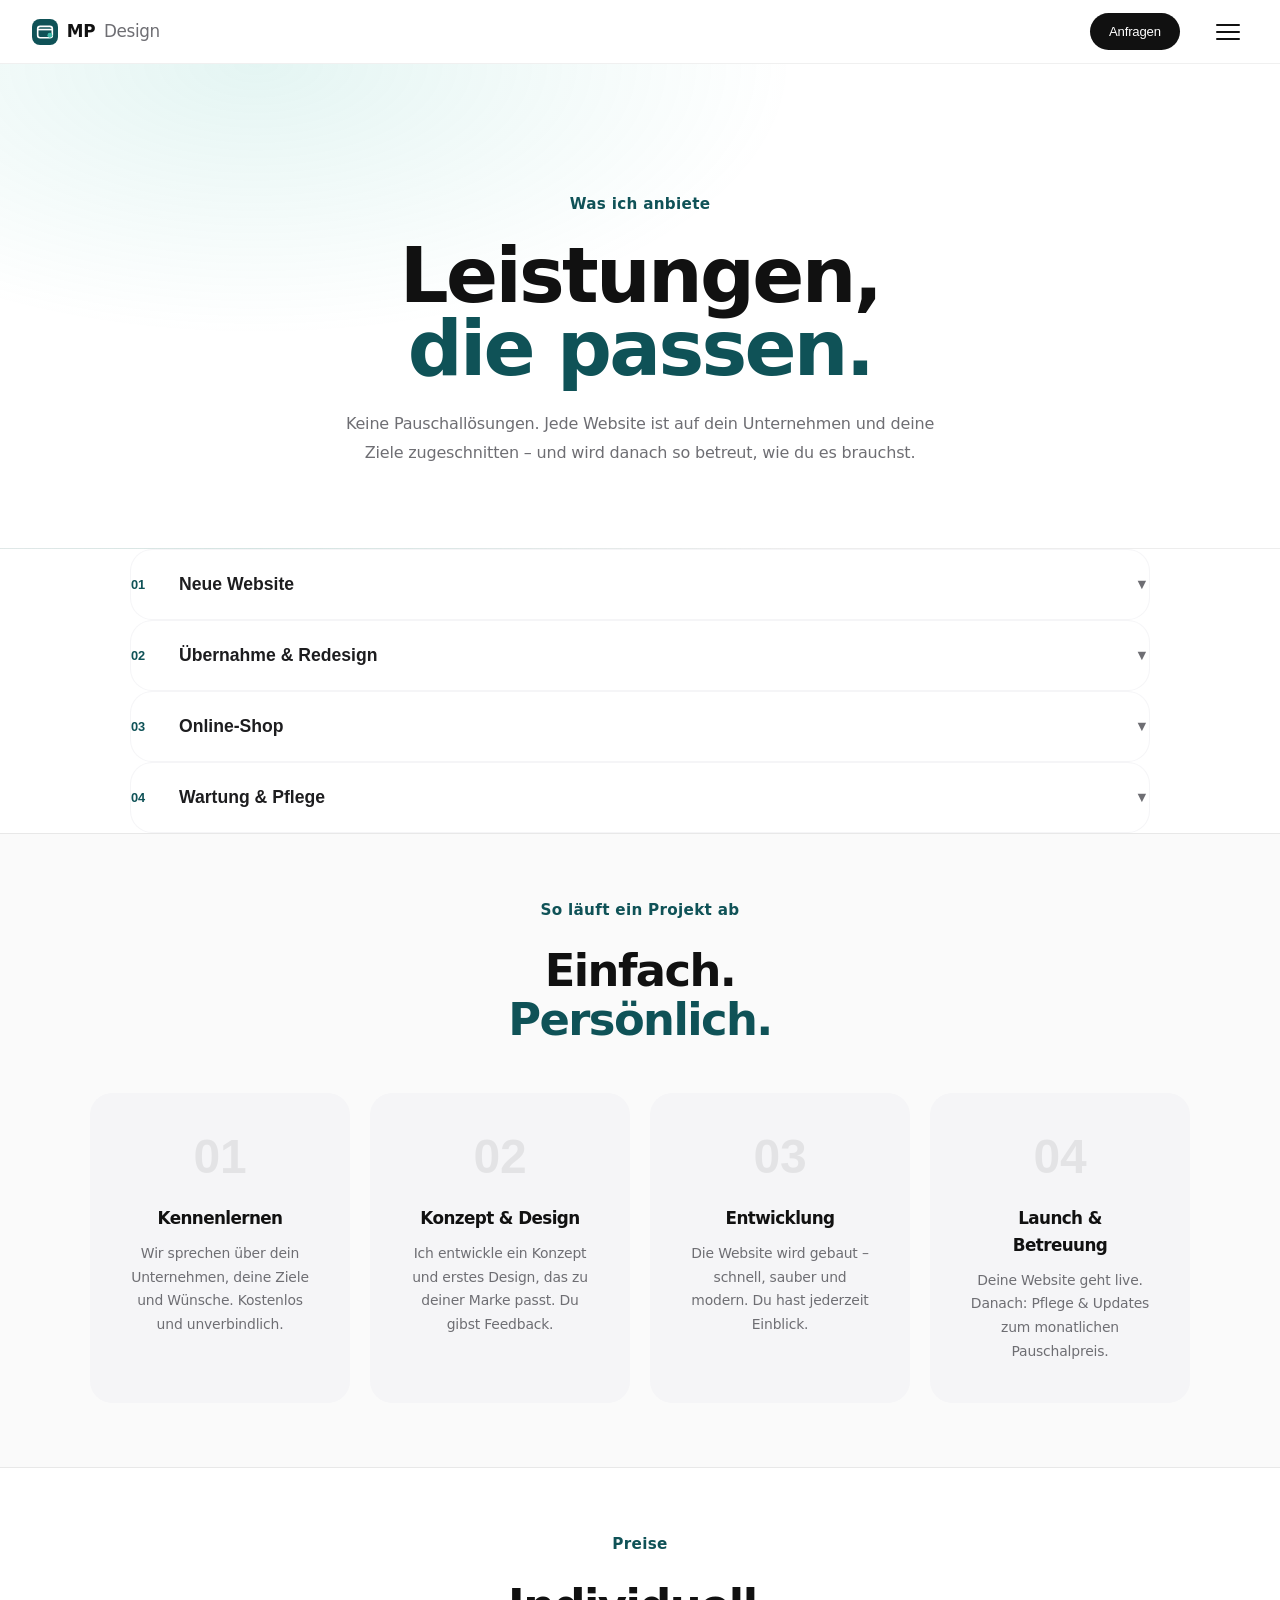
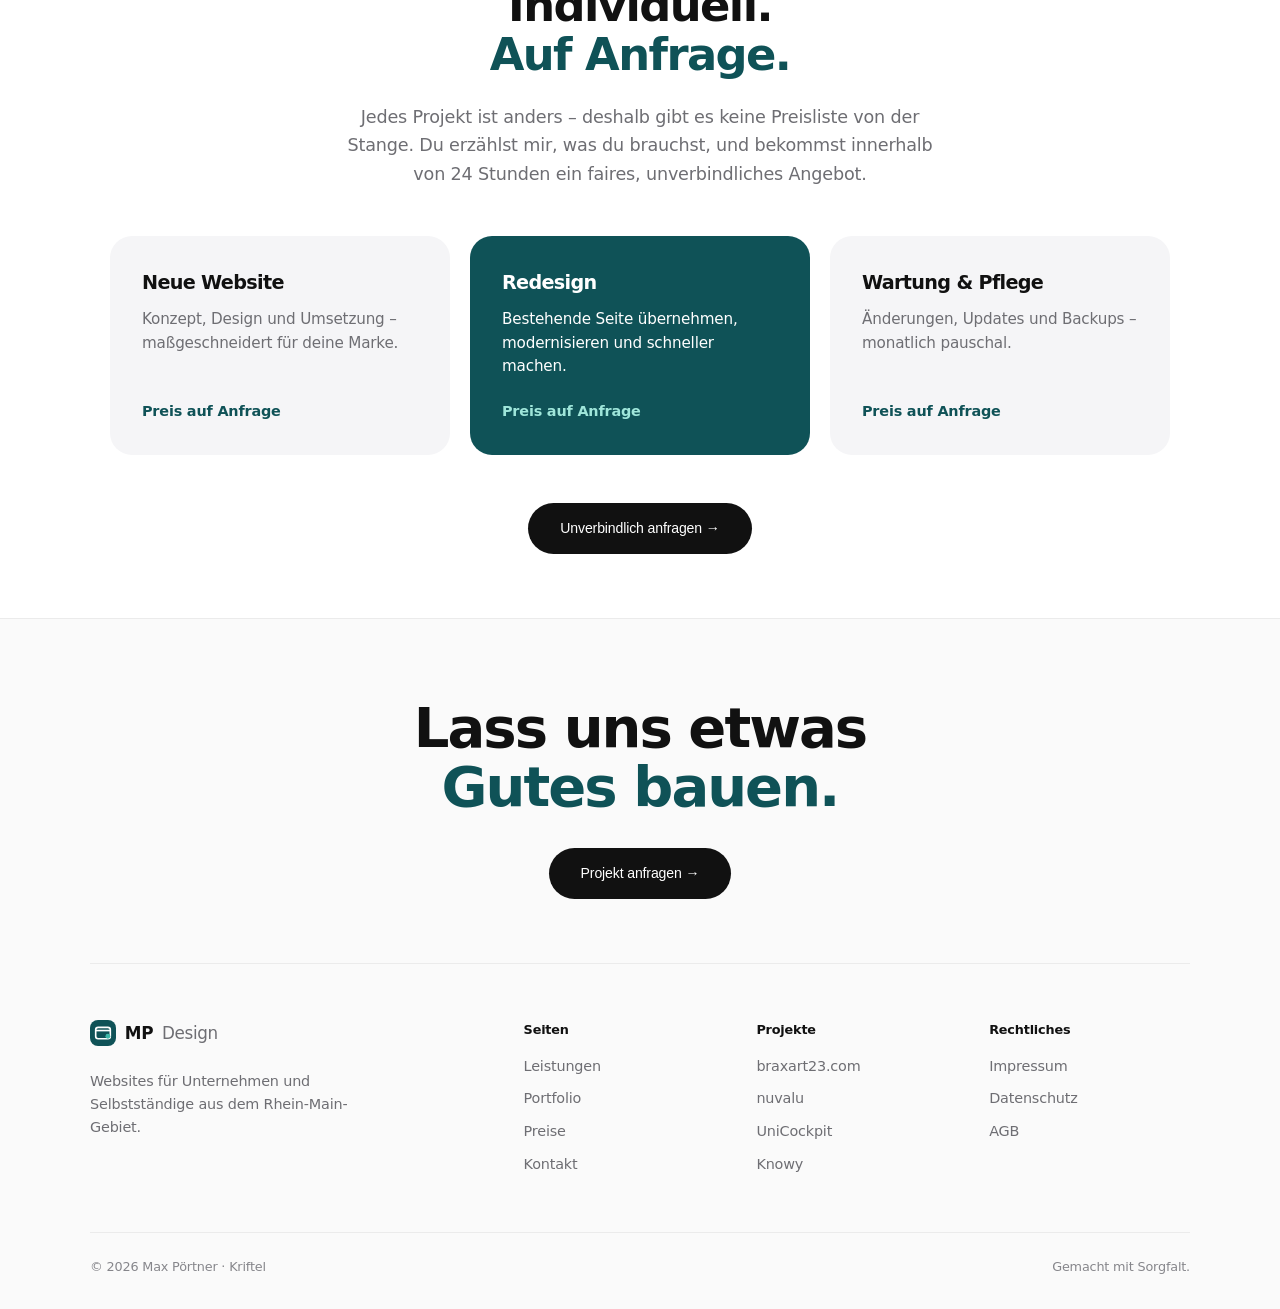
<file: leistungen.html>
<!DOCTYPE html><html lang="de"><head>
<meta charset="UTF-8"/><meta name="viewport" content="width=device-width,initial-scale=1.0"/>
<link rel="icon" type="image/svg+xml" href="data:image/svg+xml,%3Csvg xmlns='http://www.w3.org/2000/svg' viewBox='0 0 32 32'%3E%3Crect width='32' height='32' rx='8' fill='%230f5257'/%3E%3Crect x='7' y='9' width='18' height='14' rx='3' fill='none' stroke='%23fff' stroke-width='2'/%3E%3Cpath d='M7 13h18' stroke='%23fff' stroke-width='2'/%3E%3Ccircle cx='22' cy='20' r='3' fill='%233fb8a8'/%3E%3C/svg%3E">

<title>Leistungen – MPDesign</title>
<style>
*,*::before,*::after{box-sizing:border-box;margin:0;padding:0}
html{scroll-behavior:smooth}
body{padding-top:64px;background:#ffffff;color:#1d1d1f;font-family:'Inter',sans-serif;font-weight:300;line-height:1.6;overflow-x:hidden}
:root{--bg:#ffffff;--s1:#f5f5f7;--s2:#f2f2f4;--s3:#ebebee;--b:rgba(0,0,0,.07);--b2:rgba(0,0,0,.13);--text:#1d1d1f;--muted:#6e6e73;--accent:#0f5257;--accent2:#3fb8a8}

/* ── NAV ── */
nav{position:fixed;top:0;left:0;right:0;z-index:500;height:64px;padding:0 2rem;
  display:flex;align-items:center;justify-content:space-between;
  background:rgba(0,0,0,.97);border-bottom:1px solid rgba(0,0,0,.08)}
.nav-logo{font-family:'Inter',sans-serif;font-weight:800;font-size:1.15rem;
  letter-spacing:-.03em;color:#1d1d1f;text-decoration:none}
.nav-logo span{color:#0f5257}
/* nav-links HIDDEN by default, toggled by JS */
.nav-links{list-style:none;display:none;position:absolute;top:64px;left:0;right:0;
  flex-direction:column;background:#fafafa;border-bottom:1px solid rgba(0,0,0,.08);
  padding:1rem 0;gap:0;z-index:499}
.nav-links.open{display:flex}
.nav-links li{width:100%}
.nav-links a{color:#6e6e73;text-decoration:none;font-size:.95rem;font-weight:400;
  display:block;padding:.85rem 2rem;transition:color .2s,background .2s;border-left:3px solid transparent}
.nav-links a:hover{color:#1d1d1f;background:rgba(0,0,0,.04);border-left-color:#0f5257}
.nav-links a.active{color:#1d1d1f;border-left-color:#0f5257}
.nav-cta{background:#0f5257;color:#ffffff;padding:.48rem 1.2rem;border-radius:100px;
  font-family:'Inter',sans-serif;font-size:.82rem;font-weight:600;text-decoration:none;
  border:none;cursor:pointer;display:inline-flex;align-items:center;
  transition:transform .2s,box-shadow .2s;white-space:nowrap}
.nav-cta:hover{transform:translateY(-1px);box-shadow:0 8px 24px rgba(15,82,87,.3)}
/* BURGER - always visible */
.burger{background:none;border:none;cursor:pointer;padding:8px;
  display:flex;flex-direction:column;gap:5px;z-index:600;margin-left:1rem}
.burger span{display:block;width:24px;height:2px;background:#1d1d1f;
  transition:all .3s ease;transform-origin:center;border-radius:2px}
.burger.open span:nth-child(1){transform:translateY(7px) rotate(45deg)}
.burger.open span:nth-child(2){opacity:0;transform:scaleX(0)}
.burger.open span:nth-child(3){transform:translateY(-7px) rotate(-45deg)}
/* NAV WRAPPER right side */
.nav-right{display:flex;align-items:center;gap:.75rem}


/* HERO */
.hero{min-height:100vh;display:flex;flex-direction:column;justify-content:flex-end;
  padding:0 2.5rem 5rem;position:relative;overflow:hidden;isolation:isolate}
.hero-grid{position:absolute;inset:0;
  background-image:linear-gradient(to bottom,transparent 55%,#ffffff 100%),
    repeating-linear-gradient(0deg,transparent,transparent 79px,var(--b) 80px),
    repeating-linear-gradient(90deg,transparent,transparent 79px,var(--b) 80px);
  background-size:100% 100%,80px 80px,80px 80px;z-index:0;pointer-events:none}
.glow-r{pointer-events:none;position:absolute;top:-10%;right:-5%;width:650px;height:650px;
  background:radial-gradient(circle,rgba(15,82,87,.1) 0%,transparent 65%);pointer-events:none}
.glow-l{pointer-events:none;position:absolute;bottom:5%;left:-8%;width:500px;height:500px;
  background:radial-gradient(circle,rgba(63,184,168,.07) 0%,transparent 65%);pointer-events:none}
.avail{display:inline-flex;align-items:center;gap:.5rem;
  background:rgba(15,82,87,.08);border:1px solid rgba(15,82,87,.22);
  color:var(--accent);padding:.32rem .85rem;border-radius:100px;
  font-size:.75rem;font-weight:500;letter-spacing:.05em;text-transform:uppercase;
  margin-bottom:2rem;animation:fadeUp .8s ease both}
.avail-dot{width:6px;height:6px;background:var(--accent);border-radius:50%;
  display:inline-block;animation:pulse 2s ease infinite}
.hero h1{font-family:'Inter',sans-serif;font-size:clamp(3.2rem,7vw,8rem);
  font-weight:800;line-height:.95;letter-spacing:-.04em;margin-bottom:1.75rem;
  animation:fadeUp .8s ease .1s both}
.hero h1 span{color:var(--accent)}
.hero-body{max-width:500px;color:var(--muted);font-size:1.05rem;font-weight:300;
  line-height:1.75;margin-bottom:2.75rem;animation:fadeUp .8s ease .2s both}
.hero-btns{display:flex;gap:1rem;align-items:center;flex-wrap:wrap;animation:fadeUp .8s ease .3s both}
.scroll-hint{position:absolute;bottom:2rem;right:2.5rem;z-index:1;
  display:flex;align-items:center;gap:.75rem;color:var(--muted);
  font-size:.72rem;letter-spacing:.1em;text-transform:uppercase}
.scroll-line{width:40px;height:1px;background:var(--muted);animation:lineGrow 2s ease infinite}

/* BUTTONS */
.btn-f{display:inline-flex;align-items:center;gap:.4rem;padding:.875rem 2rem;
  border-radius:100px;background:var(--accent);color:#ffffff;font-family:'Inter',sans-serif;
  font-size:.88rem;font-weight:600;letter-spacing:-.01em;text-decoration:none;border:none;
  cursor:pointer;transition:transform .2s,box-shadow .2s}
.btn-f:hover{transform:translateY(-2px);box-shadow:0 12px 36px rgba(15,82,87,.25)}
.btn-f.sm{padding:.55rem 1.25rem;font-size:.82rem}
.btn-o{display:inline-flex;align-items:center;gap:.4rem;padding:.875rem 2rem;
  border-radius:100px;background:none;color:var(--text);border:1px solid var(--b2);
  font-family:'Inter',sans-serif;font-size:.88rem;font-weight:500;text-decoration:none;
  cursor:pointer;transition:border-color .2s,background .2s}
.btn-o:hover{border-color:rgba(0,0,0,.28);background:var(--s1)}
.btn-o.sm{padding:.55rem 1.25rem;font-size:.82rem}

/* EYE */
.eye{display:flex;align-items:center;gap:.75rem;margin-bottom:1.5rem}
.eye::before{content:'';width:24px;height:1px;background:var(--muted)}
.eye span{color:var(--muted);font-size:.72rem;letter-spacing:.15em;text-transform:uppercase}

/* MARQUEE */
.mq{overflow:hidden;padding:.9rem 0;border-top:1px solid var(--b);
  border-bottom:1px solid var(--b);background:var(--s1)}
.mq-t{display:flex;gap:3rem;width:max-content;animation:mq 22s linear infinite}
.mq-i{display:flex;align-items:center;gap:.7rem;color:var(--muted);font-size:.83rem;white-space:nowrap}
.mq-i span{color:var(--accent)}

/* STATS */
.stats{border-top:1px solid var(--b);border-bottom:1px solid var(--b);
  padding:2.5rem 2.5rem;display:flex;justify-content:center;gap:5rem;
  background:var(--s1);flex-wrap:wrap}
.sn{font-family:'Inter',sans-serif;font-size:2.5rem;font-weight:800;
  letter-spacing:-.04em;color:var(--accent);display:block;line-height:1;margin-bottom:.35rem}
.sl{color:var(--muted);font-size:.75rem;letter-spacing:.05em;text-transform:uppercase}

/* SECTION */
.sec{padding:5.5rem 2.5rem;max-width:1100px;margin:0 auto}
.sh2{font-family:'Inter',sans-serif;font-size:clamp(1.9rem,3.5vw,3rem);
  font-weight:800;letter-spacing:-.03em;line-height:1.1;margin-bottom:1.5rem}
.sh2 span{color:var(--accent)}
.sdark{background:#f5f5f7;border-top:1px solid var(--b);border-bottom:1px solid var(--b);padding:5.5rem 2.5rem}
.sdark .inner{max-width:1100px;margin:0 auto}

/* ABOUT GRID */
.about-g{display:grid;grid-template-columns:1fr 1fr;gap:4rem;align-items:start}
.ac{display:flex;flex-direction:column;gap:1.5px;background:var(--b);border:1px solid var(--b)}
.acard{background:var(--bg);padding:1.75rem 2rem;position:relative;overflow:hidden;transition:background .3s}
.acard:hover{background:var(--s1)}
.acard::after{content:'';position:absolute;bottom:0;left:0;height:2px;width:0;background:var(--accent);transition:width .4s}
.acard:hover::after{width:100%}
.acard-ic{font-size:1.6rem;display:block;margin-bottom:.85rem}
.acard h3{font-family:'Inter',sans-serif;font-size:1.05rem;font-weight:700;margin-bottom:.5rem}
.acard p{color:var(--muted);font-size:.86rem;line-height:1.65}

/* LEISTUNGEN CARDS */
.lg{display:grid;grid-template-columns:repeat(3,1fr);gap:1.5px;background:var(--b);border:1px solid var(--b)}
.lc{background:var(--bg);padding:2rem 2.2rem;position:relative;overflow:hidden;transition:background .3s}
.lc:hover{background:var(--s1)}
.lc::after{content:'';position:absolute;bottom:0;left:0;height:2px;width:0;background:var(--accent);transition:width .4s}
.lc:hover::after{width:100%}
.lc-n{font-family:'Inter',sans-serif;font-size:.7rem;letter-spacing:.2em;color:var(--muted);margin-bottom:1.2rem;display:block}
.lc-ic{font-size:1.8rem;display:block;margin-bottom:1rem}
.lc h3{font-family:'Inter',sans-serif;font-size:1.15rem;font-weight:700;margin-bottom:.6rem}
.lc p{color:var(--muted);font-size:.86rem;line-height:1.7}

/* PORTFOLIO CARDS with iframe previews */
.pg{display:grid;grid-template-columns:repeat(2,1fr);gap:1.5rem}
.pc{background:var(--s1);border:1px solid var(--b);text-decoration:none;color:inherit;
  display:block;overflow:hidden;transition:transform .3s,border-color .3s,box-shadow .3s}
.pc:hover{transform:translateY(-4px);border-color:rgba(15,82,87,.3);box-shadow:0 20px 60px rgba(0,0,0,.5)}
.pc-thumb{width:100%;aspect-ratio:16/9;position:relative;overflow:hidden;background:var(--s2)}
.pc-thumb iframe{width:200%;height:200%;transform:scale(.5);transform-origin:top left;
  border:none;pointer-events:none;display:block}
.pc-overlay{position:absolute;inset:0;background:transparent}
.pc-info{padding:1.5rem}
.pc-tag{font-size:.68rem;letter-spacing:.15em;text-transform:uppercase;color:var(--accent);display:block;margin-bottom:.5rem}
.pc-info h3{font-family:'Inter',sans-serif;font-size:1.05rem;font-weight:700;margin-bottom:.35rem}
.pc-info p{color:var(--muted);font-size:.83rem;line-height:1.6}
.pc-arrow{display:inline-flex;align-items:center;gap:.4rem;color:var(--muted);font-size:.79rem;margin-top:.7rem;transition:color .2s,gap .2s}
.pc:hover .pc-arrow{color:var(--accent);gap:.65rem}
.own-b{background:rgba(63,184,168,.1);border:1px solid rgba(63,184,168,.25);color:var(--accent2);font-size:.65rem;padding:.1rem .45rem;border-radius:100px;margin-left:.35rem}

/* PRICES */
.pc2{display:grid;grid-template-columns:1fr 1fr;gap:1.5rem;max-width:520px;margin-bottom:1.5rem}
.pcard{padding:2.25rem;border:1px solid var(--b);background:var(--s2)}
.pcard.hi{background:rgba(15,82,87,.06);border-color:rgba(15,82,87,.3)}
.pl{font-size:.7rem;letter-spacing:.14em;text-transform:uppercase;color:var(--muted);margin-bottom:.75rem;display:block}
.pcard.hi .pl{color:var(--accent)}
.pa{font-family:'Inter',sans-serif;font-size:2.75rem;font-weight:800;letter-spacing:-.04em;line-height:1;margin-bottom:.3rem}
.ps{color:var(--muted);font-size:.82rem}

/* QUOTE */
.qt{padding:7rem 2.5rem;text-align:center;border-top:1px solid var(--b);border-bottom:1px solid var(--b);background:var(--s1)}
.qt blockquote{font-family:'Inter',sans-serif;font-size:clamp(1.4rem,2.5vw,2.3rem);font-weight:400;line-height:1.35;letter-spacing:-.02em;color:var(--text);max-width:780px;margin:0 auto;font-style:italic}
.qt blockquote span{color:var(--accent);font-style:normal}

/* FOOTER */
footer{border-top:1px solid var(--b)}
.fi{display:grid;grid-template-columns:1fr 1fr 1fr;gap:4rem;padding:4rem 2.5rem 3rem;border-bottom:1px solid var(--b)}
.fb p{color:var(--muted);font-size:.85rem;line-height:1.75;font-weight:300;margin-top:.85rem}
.fn{display:flex;flex-direction:column;gap:.6rem}
.fn a{color:var(--muted);text-decoration:none;font-size:.85rem;font-weight:300;transition:color .2s}
.fn a:hover{color:var(--text)}
.fs{font-size:.68rem;letter-spacing:.12em;text-transform:uppercase;color:var(--muted);margin-bottom:.25rem;display:block}
.fp{display:flex;flex-direction:column;gap:.6rem}
.fp a{color:var(--muted);text-decoration:none;font-family:'Inter',sans-serif;font-weight:700;font-size:.85rem;transition:color .2s}
.fp a:hover{color:var(--accent)}
.fbot{padding:1.3rem 2.5rem;display:flex;justify-content:space-between;align-items:center;flex-wrap:wrap;gap:1rem;box-sizing:border-box;width:100%}
.fbot p,.fbot a{color:var(--muted);font-size:.76rem;text-decoration:none;transition:color .2s}
.fbot a:hover{color:var(--text)}

/* REVEAL */
.rev{opacity:0;transform:translateY(22px);transition:opacity .7s ease,transform .7s ease}
.rev.vis{opacity:1;transform:none}

/* ANIMATIONS */
@keyframes fadeUp{from{opacity:0;transform:translateY(28px)}to{opacity:1;transform:translateY(0)}}
@keyframes mq{from{transform:translateX(0)}to{transform:translateX(-50%)}}
@keyframes pulse{0%,100%{opacity:1;transform:scale(1)}50%{opacity:.5;transform:scale(.7)}}
@keyframes lineGrow{0%{width:10px;opacity:.3}50%{width:40px;opacity:1}100%{width:10px;opacity:.3}}

/* RESPONSIVE */
@media(max-width:860px){
  .lg{grid-template-columns:1fr}
  .pg{grid-template-columns:1fr}
  .fi{grid-template-columns:1fr;gap:2rem}
  .pc2{grid-template-columns:1fr}
  .sec{padding:4rem 1.25rem}
  .sdark{padding:4rem 1.25rem}
  nav{padding:0 1.25rem}
}
/* PAGE HERO */
.ph{padding:8rem 2.5rem 5rem;border-bottom:1px solid var(--b);position:relative;overflow:hidden;isolation:isolate;background:#ffffff}
.ph h1{font-family:"Syne",sans-serif;font-size:clamp(2.8rem,6vw,6rem);font-weight:800;line-height:.95;letter-spacing:-.04em;margin-bottom:1.5rem}
.ph h1 span{color:var(--accent)}
.ph p{max-width:520px;color:var(--muted);font-size:1rem;line-height:1.8;font-weight:300}
/* LEISTUNG DETAIL */
.li{display:grid;grid-template-columns:60px 1fr 1fr;gap:2rem 3rem;padding:4.5rem 0;border-bottom:1px solid var(--b);align-items:start}
.li:last-child{border-bottom:none}
.ln{font-family:"Syne",sans-serif;font-size:.9rem;font-weight:700;color:var(--accent);padding-top:.3rem}
.lic{font-size:2rem;display:block;margin-bottom:1rem}
.lh{font-family:"Syne",sans-serif;font-size:clamp(1.5rem,2vw,2.2rem);font-weight:800;letter-spacing:-.03em;line-height:1.1;margin-bottom:1.1rem}
.lp{color:var(--muted);font-size:.92rem;line-height:1.85;font-weight:300;margin-bottom:.9rem}
.lf{list-style:none;display:flex;flex-direction:column;gap:.6rem;margin-bottom:1.75rem}
.lf li{display:flex;align-items:flex-start;gap:.8rem;font-size:.85rem;color:var(--muted);font-weight:300;line-height:1.5}
.lf li::before{content:"→";color:var(--accent);flex-shrink:0;margin-top:.05em;font-weight:700}
.lnote{background:var(--s1);border-left:2px solid var(--accent);padding:1.1rem 1.35rem;font-size:.87rem;font-style:italic;color:var(--muted);line-height:1.7}
/* PROCESS */
.proc{display:grid;grid-template-columns:repeat(4,1fr);border:1px solid var(--b);margin-top:3rem}
.pstep{padding:2.5rem;border-right:1px solid var(--b)}
.pstep:last-child{border-right:none}
.psn{font-family:"Syne",sans-serif;font-size:3rem;font-weight:800;color:rgba(0,0,0,.07);line-height:1;margin-bottom:1.5rem}
.pstep h3{font-family:"Syne",sans-serif;font-size:1.05rem;font-weight:700;margin-bottom:.65rem}
.pstep p{color:var(--muted);font-size:.87rem;line-height:1.7}
/* PT table */
.pt{border:1px solid var(--b);overflow:hidden;max-width:820px;margin-bottom:2.5rem}
.pthead{display:grid;grid-template-columns:1fr 110px 130px 140px;background:var(--s2)}
.pthc{padding:1.2rem 1rem;text-align:center;border-left:1px solid var(--b)}
.pthc:first-child{padding:1.2rem 1.5rem;text-align:left;border-left:none}
.pthc p{font-family:"Syne",sans-serif;font-size:.95rem;font-weight:700;color:var(--text)}
.pthc.hi p{color:var(--accent)}
.ptpr{display:grid;grid-template-columns:1fr 110px 130px 140px;background:rgba(15,82,87,.03);border-top:1px solid var(--b)}
.ptr{display:grid;grid-template-columns:1fr 110px 130px 140px;border-top:1px solid var(--b);transition:background .2s}
.ptr:hover{background:var(--s2)}
.ptc{padding:.9rem 1.5rem;font-size:.83rem;color:var(--muted);font-weight:300;display:flex;align-items:center}
.ptv{padding:.9rem 1rem;text-align:center;display:flex;align-items:center;justify-content:center;border-left:1px solid var(--b);font-size:.82rem;color:var(--muted)}
.ptv.yes{color:var(--accent);font-size:1rem;font-weight:700}
.ptv.no{color:#222}
.ptv.bold{font-family:"Syne",sans-serif;font-size:1.1rem;font-weight:800;color:var(--accent)}
/* PROJ alternating */
.pj{display:grid;grid-template-columns:1fr 1fr;border-bottom:1px solid var(--b);min-height:460px}
.pjvis{display:flex;align-items:center;justify-content:center;min-height:380px;overflow:hidden}
.pjvi{text-align:center;display:flex;flex-direction:column;align-items:center;gap:.8rem}
/* PROJ with iframe */
.pj-thumb{width:100%;height:380px;position:relative;overflow:hidden;background:var(--s2)}
.pj-thumb iframe{width:200%;height:200%;transform:scale(.5);transform-origin:top left;border:none;pointer-events:none}
.pj-overlay{position:absolute;inset:0;background:transparent}
.pji{padding:4rem 3rem;display:flex;flex-direction:column;justify-content:center}
.pji h2{font-family:"Syne",sans-serif;font-size:clamp(1.5rem,2vw,2.2rem);font-weight:800;letter-spacing:-.03em;line-height:1.1;margin-bottom:1.2rem}
.pji h2 span{color:var(--accent)}
.pjd{color:var(--muted);font-size:.9rem;line-height:1.85;font-weight:300;margin-bottom:.8rem}
.pjl{list-style:none;display:flex;flex-direction:column;gap:.5rem;margin-bottom:1.75rem}
.pjl li{display:flex;align-items:flex-start;gap:.75rem;font-size:.82rem;color:var(--muted);font-weight:300;line-height:1.5}
.pjl li::before{content:"";width:14px;height:1px;background:var(--accent);flex-shrink:0;margin-top:.65em;display:block}
.pjv{display:inline-flex;align-items:center;gap:.6rem;font-size:.77rem;letter-spacing:.1em;text-transform:uppercase;color:var(--text);text-decoration:none;border-bottom:1px solid var(--b2);padding-bottom:3px;transition:color .2s,border-color .2s}
.pjv:hover{color:var(--accent);border-color:var(--accent)}
/* CONTACT */
.cg{display:grid;grid-template-columns:1fr 1fr;min-height:calc(100vh - 64px)}
.cl{padding:5.5rem 3rem;border-right:1px solid var(--b);display:flex;flex-direction:column;justify-content:space-between;background:var(--s1)}
.cr{padding:5.5rem 3rem}
.cch{display:flex;align-items:center;gap:1.25rem;padding:1.2rem 1.4rem;border:1px solid var(--b);color:var(--text);text-decoration:none;margin-bottom:.7rem;background:var(--s2);transition:border-color .25s,background .25s}
.cch:hover{border-color:var(--accent);background:var(--s3)}
.cci{font-size:1.25rem;width:32px;text-align:center}
.ccl{font-size:.67rem;letter-spacing:.12em;text-transform:uppercase;color:var(--muted);display:block;margin-bottom:.15rem}
.ccv{font-size:.9rem;font-weight:400}
.cn{background:var(--s2);border-left:2px solid var(--accent);padding:1.15rem 1.35rem;margin-top:1.75rem;font-size:.87rem;font-style:italic;color:var(--muted);line-height:1.7}
.fg{margin-bottom:1.5rem}
.fl{display:block;font-size:.7rem;letter-spacing:.12em;text-transform:uppercase;color:var(--muted);margin-bottom:.55rem}
.fi2,.ft,.fsel{width:100%;background:var(--s2);border:1px solid var(--b);padding:.875rem 1.1rem;font-family:"DM Sans",sans-serif;font-size:.88rem;font-weight:300;color:var(--text);outline:none;transition:border-color .25s;appearance:none}
.fi2:focus,.ft:focus,.fsel:focus{border-color:var(--accent)}
.ft{resize:vertical;min-height:130px;line-height:1.6}
.fsel{cursor:pointer}
.fsuc{background:var(--s1);border-left:2px solid var(--accent);padding:1.75rem;margin-top:1rem;display:none}
/* LEGAL */
.lp2{padding:8rem 2.5rem 6rem;max-width:800px;margin:0 auto}
.lp2 h1{font-family:"Syne",sans-serif;font-size:clamp(1.6rem,5vw,3.5rem);font-weight:800;letter-spacing:-.03em;margin-bottom:.5rem;word-break:break-word;overflow-wrap:break-word}
.lp2 .st{font-size:.78rem;color:var(--muted);letter-spacing:.08em;display:block;margin-bottom:3.5rem}
.lp2 h2{font-family:"Syne",sans-serif;font-size:1.1rem;font-weight:700;margin:2.5rem 0 1rem;color:var(--text)}
.lp2 h2::before{content:"// ";color:var(--accent)}
.lp2 p,.lp2 address{color:var(--muted);font-size:.92rem;line-height:1.85;font-weight:300;margin-bottom:.75rem;font-style:normal}
.lp2 a{color:var(--accent);text-decoration:none}
.lp2 a:hover{text-decoration:underline}
.ldiv{height:1px;background:var(--b);margin:2.5rem 0}
@media(max-width:900px){.li{grid-template-columns:50px 1fr}.li>*:last-child{grid-column:2}.pj{grid-template-columns:1fr}.pjvis{min-height:220px}.pji{padding:2.5rem}.cg{grid-template-columns:1fr}.cl{border-right:none;border-bottom:1px solid var(--b)}.proc{grid-template-columns:1fr 1fr}}
.pt{overflow-x:auto}.pthead,.ptr,.ptpr{min-width:520px}.sec{padding:4rem 1.25rem}.sdark{padding:4rem 1.25rem}.ph{padding-left:1.25rem;padding-right:1.25rem}.lp2{padding-left:1.25rem;padding-right:1.25rem}}



/* LEISTUNGEN ACCORDION */
.acc-item{border-bottom:1px solid rgba(0,0,0,.07);overflow:hidden;background:#ffffff;position:relative;z-index:1}
.acc-item:first-child{border-top:1px solid rgba(0,0,0,.07)}
.acc-btn{width:100%;background:#ffffff;position:relative;z-index:1;border:none;cursor:pointer;
  display:flex;align-items:center;justify-content:space-between;
  padding:1.5rem 0;text-align:left;gap:1rem;transition:background .2s}
.acc-btn:hover{background:rgba(0,0,0,.02)}
.acc-btn-left{display:flex;align-items:center;gap:1.25rem}
.acc-num{font-family:'Inter',sans-serif;font-size:.8rem;font-weight:700;color:#0f5257;min-width:28px}
.acc-icon{font-size:1.5rem;flex-shrink:0}
.acc-title{font-family:'Inter',sans-serif;font-size:1.1rem;font-weight:700;color:#1d1d1f}
.acc-arrow{font-size:.9rem;color:#6e6e73;transition:transform .35s ease;flex-shrink:0}
.acc-item.open .acc-arrow{transform:rotate(180deg);color:#0f5257}
.acc-item.open{background:#ffffff!important;z-index:2}
.acc-body{max-height:0;overflow:hidden;transition:max-height .4s ease,padding .3s ease;background:#ffffff;position:relative;z-index:1}
.acc-item.open .acc-body{max-height:1000px}
.acc-inner{padding:1rem 0 2rem 1rem;display:grid;grid-template-columns:1fr 1fr;gap:2rem;background:#ffffff;position:relative;z-index:2}
.acc-inner p{color:#6e6e73;font-size:.92rem;line-height:1.85;font-weight:300;margin-bottom:.85rem}
.acc-inner ul{list-style:none;display:flex;flex-direction:column;gap:.6rem;margin-bottom:1.5rem}
.acc-inner li{display:flex;gap:.75rem;font-size:.86rem;color:#6e6e73;font-weight:300;line-height:1.5}
.acc-inner li::before{content:"→";color:#0f5257;flex-shrink:0;font-weight:700}
.acc-note{background:#f5f5f7;border-left:2px solid #0f5257;padding:1rem 1.25rem;
  font-size:.87rem;font-style:italic;color:#6e6e73;line-height:1.7;grid-column:1/-1}
@media(max-width:860px){
  .acc-inner{grid-template-columns:1fr!important;padding-left:1rem}
  .acc-title{font-size:1rem}
}

/* ── FOOTER CENTERING ── */
footer{border-top:1px solid rgba(0,0,0,.07);width:100%;box-sizing:border-box}
.footer-wrap{max-width:1200px;margin:0 auto;width:100%}
.footer-grid{display:grid;grid-template-columns:1.4fr 1fr 1fr 1fr;gap:3rem;
  padding:4rem 2.5rem 3rem;border-bottom:1px solid rgba(0,0,0,.07);
  box-sizing:border-box;width:100%}
.footer-bottom{padding:1.3rem 2.5rem;display:flex;justify-content:space-between;
  align-items:center;flex-wrap:wrap;gap:.75rem;box-sizing:border-box;width:100%}
.footer-bottom p,.footer-bottom a{color:#6e6e73;font-size:.76rem;text-decoration:none;transition:color .2s}
.footer-bottom a:hover{color:#1d1d1f}
@media(max-width:860px){
  .footer-grid{grid-template-columns:1fr 1fr!important;gap:2rem!important;padding:2.5rem 1.25rem!important}
  .footer-bottom{padding:1rem 1.25rem!important;flex-direction:column!important;text-align:center!important;gap:.5rem!important}
  .footer-bottom div{justify-content:center!important}
}
@media(max-width:500px){
  .footer-grid{grid-template-columns:1fr!important}
}
</style><link rel="stylesheet" href="theme.css?v=5">
</head><body>
<style id="mobileFix">
/* ══════════════════════════════════════════
   DEFINITIVE MOBILE FIX – alle Seiten
   ══════════════════════════════════════════ */

/* 1. Prevent ALL horizontal scroll */
html { overflow-x: hidden !important; }
body { overflow-x: hidden !important; max-width: 100vw !important; }

/* 2. Nav always fixed at top */
nav { position: fixed !important; top: 0 !important; left: 0 !important;
      right: 0 !important; z-index: 500 !important; }

/* 3. Cookie banner never clipped */
#cookieBanner {
  position: fixed !important; z-index: 9999 !important;
  left: 1rem !important; right: 1rem !important;
  bottom: 1rem !important; width: auto !important;
  transform: none !important; max-width: none !important;
}

/* 4. Iframes fill container properly */
.pc-thumb {
  width: 100% !important; height: 200px !important;
  aspect-ratio: unset !important; overflow: hidden !important;
  position: relative !important;
}
.pc-thumb iframe {
  position: absolute !important; top: 0 !important; left: 0 !important;
  width: 200% !important; height: 200% !important;
  transform: scale(0.5) !important; transform-origin: top left !important;
  border: none !important; pointer-events: none !important;
}
.proj-img-wrap { overflow: hidden !important; }
.proj-img-wrap iframe {
  width: 200% !important; height: 200% !important;
  transform: scale(0.5) !important; transform-origin: top left !important;
  border: none !important; pointer-events: none !important; display: block !important;
}
.pj-thumb { overflow: hidden !important; position: relative !important; }
.pj-thumb iframe {
  position: absolute !important; top: 0 !important; left: 0 !important;
  width: 200% !important; height: 200% !important;
  transform: scale(0.5) !important; transform-origin: top left !important;
  border: none !important; pointer-events: none !important;
}

@media (max-width: 860px) {

  /* ── PAGE HERO PADDING FIX (text not cut off) ── */
  .ph, .page-hero {
    padding-top: 3.5rem !important;
    padding-bottom: 2.5rem !important;
    padding-left: 1.25rem !important;
    padding-right: 1.25rem !important;
  }
  .ph h1, .page-hero h1 {
    font-size: clamp(2.2rem, 8vw, 3.5rem) !important;
    margin-bottom: 1rem !important;
  }

  /* ── HERO ── */
  .hero {
    padding: 3rem 1.25rem 3rem !important;
    min-height: unset !important;
  }
  .hero h1 { font-size: clamp(2rem, 8vw, 3.5rem) !important; }
  .hero-body { font-size: .9rem !important; max-width: 100% !important; }
  .hero-btns {
    flex-direction: column !important; width: 100% !important; gap: .75rem !important;
  }
  .hero-btns a { width: 100% !important; justify-content: center !important; }

  /* ── ALL SECTION PADDING ── */
  .sec, .section, .sdark, .section-dark,
  .pricing-hero, .legal-page, .lp2, .page {
    padding-left: 1.25rem !important;
    padding-right: 1.25rem !important;
  }

  /* ── GRIDS → 1 COLUMN ── */
  .about-g, .lg, .pg, .pc2, .plans, .card-grid, .portfolio-grid,
  .price-cards, .contact-grid, .cg, .features-grid, .info-row,
  .proc, .process-grid, .fi {
    grid-template-columns: 1fr !important;
  }

  /* All inline grid → 1 col */
  [style*="grid-template-columns"] {
    grid-template-columns: 1fr !important;
    min-width: 0 !important;
  }

  /* ── INLINE PADDING REDUCTION ── */
  [style*="padding:2.5rem"]  { padding: 1.25rem !important; }
  [style*="padding:4rem 3rem"] { padding: 1.5rem 1.25rem !important; }
  [style*="padding:5.5rem 3rem"] { padding: 2rem 1.25rem !important; }
  [style*="padding:4rem 2.5rem"] { padding: 1.75rem 1.25rem !important; }

  /* ── TYPOGRAPHY ── */
  .sh2, .section-h2 { font-size: clamp(1.5rem, 6vw, 2.2rem) !important; }
  .lh { font-size: clamp(1.3rem, 5vw, 2rem) !important; }
  [style*="text-align:right"] { text-align: left !important; }
  [style*="min-width:120px"] { min-width: 0 !important; }

  /* ── PORTFOLIO ── */
  .proj-acc-inner { flex-direction: column !important; }
  .proj-img-wrap { flex: 0 0 200px !important; height: 200px !important; }
  .proj-right { min-height: 0 !important; }
  .pj, .proj-item { grid-template-columns: 1fr !important; direction: ltr !important; }
  .pj * { direction: ltr !important; }
  .pji, .proj-info { padding: 1.5rem 1.25rem !important; }

  /* ── LEISTUNGEN ACCORDION ── */
  .acc-inner { grid-template-columns: 1fr !important; padding-left: 0 !important; }
  .li, .leistung-item { grid-template-columns: 36px 1fr !important; }
  .li > *:last-child, .leistung-item > *:last-child { grid-column: 2 !important; }
  .pstep, .process-step {
    border-right: none !important;
    border-bottom: 1px solid rgba(0,0,0,.07) !important;
  }

  /* ── PREISE ── */
  .plans { grid-template-columns: 1fr !important; }
  .plan { width: 100% !important; min-width: 0 !important; overflow: visible !important; }
  .plan-top, .plan-cta, .plan-features {
    padding-left: 1.25rem !important; padding-right: 1.25rem !important;
  }
  .plan-price { font-size: 2.2rem !important; }
  .price-card-top { flex-direction: column !important; }
  .price-big { text-align: left !important; }

  /* ── CONTACT ── */
  .cl, .contact-left {
    border-right: none !important;
    border-bottom: 1px solid rgba(0,0,0,.07) !important;
    padding: 2rem 1.25rem !important;
  }
  .cr, .contact-right { padding: 2rem 1.25rem !important; }

  /* ── STATS ── */
  .stats, .stats-bar {
    gap: 1.25rem !important; padding: 1.5rem 1.25rem !important;
    flex-wrap: wrap !important; justify-content: center !important;
  }
  .sn, .stat-n { font-size: 1.9rem !important; }

  /* ── TABLES ── */
  .pt, .compare, .price-table { overflow-x: auto !important; }

  /* ── MISC ── */
  [style*="width:55%"][style*="opacity"] { display: none !important; }
  .scroll-hint { display: none !important; }
  .mq, .marquee-wrap { overflow: hidden !important; }
  nav { padding: 0 1.25rem !important; height: 56px !important; }
  [style*="border-right:1px solid rgba(255"] {
    border-right: none !important;
    border-bottom: 1px solid rgba(0,0,0,.07) !important;
  }
  [style*="border-right:1px solid rgba(200,240"] {
    border-right: none !important;
    border-bottom: 1px solid rgba(15,82,87,.12) !important;
  }
  .cta-group { flex-direction: column !important; align-items: stretch !important; }
  .cta-group a { text-align: center !important; justify-content: center !important; }
  .btn-f, .btn-o { width: 100% !important; justify-content: center !important; }

  /* ── PC-THUMB on mobile ── */
  .pc-thumb { height: 180px !important; }

  /* ── WARTUNG ── */
  .price-card-main [style*="grid-template-columns"] {
    grid-template-columns: 1fr !important;
  }
  .features-grid { grid-template-columns: 1fr !important; }
  .info-row { grid-template-columns: 1fr !important; }
}

/* ── FOOTER CENTERING ── */
  .fbot { padding: 1rem 1.25rem !important; }
  footer { width: 100% !important; overflow: hidden !important; }
  [style*="padding:4rem 2.5rem 3rem"] { padding: 2.5rem 1.25rem !important; }

@media (max-width: 500px) {
  body { padding-top: 56px !important; }
  [style*="grid-template-columns"] { grid-template-columns: 1fr !important; }
  .fi { grid-template-columns: 1fr !important; }
  .fbot { flex-direction: column !important; text-align: center !important; gap: .5rem !important; }
  .hero h1 { font-size: clamp(1.8rem, 7vw, 2.5rem) !important; }
  .pc-thumb { height: 150px !important; }
  nav { padding: 0 1rem !important; }
  .ph h1 { font-size: clamp(1.9rem, 7vw, 2.5rem) !important; }
}
</style>
<nav id="nav">
  <a href="index.html" class="nav-logo brand"><span class="brand-mark"></span>MP<em>Design</em></a>
  <div class="nav-right">
    <a href="kontakt.html" class="nav-cta">Anfragen</a>
    <button class="burger" id="burger" onclick="toggleMob()" aria-label="Menü">
      <span></span><span></span><span></span>
    </button>
  </div>
  <ul class="nav-links" id="navLinks">
    <li><a href="index.html"  onclick="closeMob()">Start</a></li>
    <li><a href="leistungen.html" class="active"  onclick="closeMob()">Leistungen</a></li>
    <li><a href="portfolio.html"  onclick="closeMob()">Portfolio</a></li>
    <li><a href="preise.html"  onclick="closeMob()">Preise</a></li>
    <li><a href="kontakt.html"  onclick="closeMob()">Kontakt</a></li>
  </ul>
</nav>

<div class="ph">
  <div style="position:relative;z-index:1">
    <div class="eye"><span>Was ich anbiete</span></div>
    <h1>Leistungen,<br><span>die passen.</span></h1>
    <p>Keine Pauschallösungen. Jede Website ist auf dein Unternehmen und deine Ziele zugeschnitten – und wird danach so betreut, wie du es brauchst.</p>
  </div>
</div>
<div style="max-width:1100px;margin:0 auto;padding:0 2.5rem;background:#ffffff;position:relative;z-index:1">

  <div class="acc-item" id="acc-website">
    <button class="acc-btn" onclick="toggleAcc('acc-website')">
      <div class="acc-btn-left">
        <span class="acc-num">01</span>
        <span class="acc-icon">🎨</span>
        <span class="acc-title">Neue Website</span>
      </div>
      <span class="acc-arrow">▼</span>
    </button>
    <div class="acc-body">
      <div class="acc-inner">
        <div>
          <p>Du brauchst eine Website, die dein Unternehmen wirklich repräsentiert – nicht einfach eine weitere Standardlösung. Ich entwickle deine Seite von Grund auf neu: vom ersten Konzeptgespräch über das visuelle Design bis zur technisch sauberen Umsetzung.</p>
          <p>Dabei starte ich immer mit dem Wesentlichen: Was soll deine Website leisten? Wen soll sie ansprechen? Was sollen Besucher als nächstes tun?</p>
        </div>
        <div>
          <ul>
            <li>Konzept & Beratungsgespräch inklusive</li>
            <li>Individuelles, responsive Design</li>
            <li>Optimiert für Mobil, Tablet & Desktop</li>
            <li>Kontaktformulare & alle nötigen Integrationen</li>
            <li>Basis-SEO: Titel, Meta, saubere Struktur</li>
            <li>Google Maps & Analytics auf Wunsch</li>
            <li>Schnelle Ladezeiten von Anfang an</li>
          </ul>
          <div class="acc-note">„Eine neue Website ist eine Investition – sie zahlt sich aus, wenn sie wirklich zu dir passt."</div>
        </div>
      </div>
    </div>
  </div>

  <div class="acc-item" id="acc-redesign">
    <button class="acc-btn" onclick="toggleAcc('acc-redesign')">
      <div class="acc-btn-left">
        <span class="acc-num">02</span>
        <span class="acc-icon">🔄</span>
        <span class="acc-title">Übernahme & Redesign</span>
      </div>
      <span class="acc-arrow">▼</span>
    </button>
    <div class="acc-body">
      <div class="acc-inner">
        <div>
          <p>Deine aktuelle Website ist veraltet, langsam oder macht keinen guten Eindruck mehr? Ich übernehme sie – egal wie alt, wer sie gemacht hat oder in welchem Zustand sie ist.</p>
          <p>Ich analysiere was vorhanden ist, identifiziere was verbessert werden muss und setze um – manchmal ein komplettes Redesign, manchmal gezielte Eingriffe.</p>
        </div>
        <div>
          <ul>
            <li>Analyse der bestehenden Website</li>
            <li>Vollständiges Redesign oder gezielte Überarbeitung</li>
            <li>Technische Modernisierung</li>
            <li>Inhalte übernehmen, aktualisieren & neu strukturieren</li>
            <li>Performance & Ladezeiten verbessern</li>
            <li>Optionale langfristige Betreuung danach</li>
          </ul>
          <div class="acc-note">„Viele Websites müssen nicht neu gebaut werden – sie müssen nur endlich das sein, was sie immer sein sollten."</div>
        </div>
      </div>
    </div>
  </div>

  <div class="acc-item" id="acc-shop">
    <button class="acc-btn" onclick="toggleAcc('acc-shop')">
      <div class="acc-btn-left">
        <span class="acc-num">03</span>
        <span class="acc-icon">🛒</span>
        <span class="acc-title">Online-Shop</span>
      </div>
      <span class="acc-arrow">▼</span>
    </button>
    <div class="acc-body">
      <div class="acc-inner">
        <div>
          <p>Ob physische Produkte, digitale Downloads oder buchbare Dienstleistungen – ein durchdachter Shop öffnet neue Vertriebskanäle. Ich entwickle Shops, die nicht nur funktionieren, sondern kauffreundlich aufgebaut sind.</p>
          <p>Ich kenne diese Mechanismen aus eigener Erfahrung mit meinen eigenen Projekten.</p>
        </div>
        <div>
          <ul>
            <li>Produktpräsentation & Kategoriestruktur</li>
            <li>Warenkorb & Checkout-Prozess</li>
            <li>Sichere Zahlungsabwicklung (Stripe, PayPal etc.)</li>
            <li>Digitale Produkte & Downloads möglich</li>
            <li>Kunden-Accounts & Bestellverwaltung</li>
            <li>Rechtliche Grundlagen (Datenschutz, AGB)</li>
          </ul>
          <div class="acc-note">„Ich betreibe selbst Online-Projekte. Was funktioniert und was nicht – das weiß ich aus erster Hand."</div>
        </div>
      </div>
    </div>
  </div>

  <div class="acc-item" id="acc-wartung">
    <button class="acc-btn" onclick="toggleAcc('acc-wartung')">
      <div class="acc-btn-left">
        <span class="acc-num">04</span>
        <span class="acc-icon">⚡</span>
        <span class="acc-title">Wartung & Pflege</span>
      </div>
      <span class="acc-arrow">▼</span>
    </button>
    <div class="acc-body">
      <div class="acc-inner">
        <div>
          <p>Eine Website ist keine einmalige Sache. Texte veralten, neue Seiten kommen hinzu – und im Hintergrund braucht es regelmäßige Pflege. Monatlich pauschal, jederzeit kündbar.</p>
          <p>Schick mir eine kurze Nachricht wenn sich etwas ändern soll – ich setze es um. Unkompliziert, zuverlässig. Auch für Websites, die ich nicht selbst gebaut habe.</p>
        </div>
        <div>
          <ul>
            <li>Texte, Bilder & Preise aktualisieren</li>
            <li>Neue Unterseiten & Inhalte hinzufügen</li>
            <li>Alle Änderungen & Anpassungen inklusive</li>
            <li>Sicherheitsupdates & Backups</li>
            <li>Performance-Monitoring</li>
            <li>Auch für Fremd-Websites nutzbar</li>
          </ul>
          <div class="acc-note">„Du meldest dich, wenn sich etwas ändern soll. Den Rest erledige ich – schnell und unkompliziert."</div>
        </div>
      </div>
    </div>
  </div>

</div>
<div class="sdark rev"><div class="inner">
  <div class="eye"><span>So läuft ein Projekt ab</span></div>
  <h2 class="sh2">Einfach.<br><span>Persönlich.</span></h2>
  <div class="proc"><div class="pstep"><div class="psn">01</div><h3>Kennenlernen</h3><p>Wir sprechen über dein Unternehmen, deine Ziele und Wünsche. Kostenlos und unverbindlich.</p></div><div class="pstep"><div class="psn">02</div><h3>Konzept & Design</h3><p>Ich entwickle ein Konzept und erstes Design, das zu deiner Marke passt. Du gibst Feedback.</p></div><div class="pstep"><div class="psn">03</div><h3>Entwicklung</h3><p>Die Website wird gebaut – schnell, sauber und modern. Du hast jederzeit Einblick.</p></div><div class="pstep"><div class="psn">04</div><h3>Launch & Betreuung</h3><p>Deine Website geht live. Danach: Pflege & Updates zum monatlichen Pauschalpreis.</p></div></div>
</div></div>
<section class="sec rev quote-sec">
  <div class="eye"><span>Preise</span></div>
  <h2 class="sh2">Individuell.<br><span>Auf Anfrage.</span></h2>
  <p class="lead">Jedes Projekt ist anders – deshalb gibt es keine Preisliste von der Stange. Du erzählst mir, was du brauchst, und bekommst innerhalb von 24 Stunden ein faires, unverbindliches Angebot.</p>
  <div class="pkg">
    <div class="pkg-c"><h3>Neue Website</h3><p>Konzept, Design und Umsetzung – maßgeschneidert für deine Marke.</p><span>Preis auf Anfrage</span></div>
    <div class="pkg-c"><h3>Redesign</h3><p>Bestehende Seite übernehmen, modernisieren und schneller machen.</p><span>Preis auf Anfrage</span></div>
    <div class="pkg-c"><h3>Wartung & Pflege</h3><p>Änderungen, Updates und Backups – monatlich pauschal.</p><span>Preis auf Anfrage</span></div>
  </div>
  <a href="kontakt.html" class="btn-f">Unverbindlich anfragen →</a>
</section>
<footer class="ft2">
  <div class="ft2-cta">
    <h2>Lass uns etwas<br><span>Gutes bauen.</span></h2>
    <a href="kontakt.html" class="btn-f">Projekt anfragen →</a>
  </div>
  <div class="ft2-grid">
    <div><a href="index.html" class="nav-logo brand"><span class="brand-mark"></span>MP<em>Design</em></a><p>Websites für Unternehmen und Selbstständige aus dem Rhein-Main-Gebiet.</p></div>
    <div class="ft2-col"><b>Seiten</b><a href="leistungen.html">Leistungen</a><a href="portfolio.html">Portfolio</a><a href="preise.html">Preise</a><a href="kontakt.html">Kontakt</a></div>
    <div class="ft2-col"><b>Projekte</b><a href="https://braxart23.com" target="_blank" rel="noopener">braxart23.com</a><a href="https://inneryield.de" target="_blank" rel="noopener">nuvalu</a><a href="https://unicockpit.de" target="_blank" rel="noopener">UniCockpit</a><a href="https://knowy.cc" target="_blank" rel="noopener">Knowy</a></div>
    <div class="ft2-col"><b>Rechtliches</b><a href="impressum.html">Impressum</a><a href="datenschutz.html">Datenschutz</a><a href="agb.html">AGB</a></div>
  </div>
  <div class="ft2-bot"><span>© 2026 Max Pörtner · Kriftel</span><span>Gemacht mit Sorgfalt.</span></div>
</footer>
<script>
window.addEventListener('scroll',function(){
  var n=document.getElementById('nav');
  if(n) n.classList.toggle('scrolled',window.scrollY>50);
});
function toggleMob(){
  var links=document.getElementById('navLinks');
  var burger=document.getElementById('burger');
  var open=links.classList.toggle('open');
  burger.classList.toggle('open',open);
  document.body.style.overflow=open?'hidden':'';
}
function closeMob(){
  var links=document.getElementById('navLinks');
  var burger=document.getElementById('burger');
  if(links) links.classList.remove('open');
  if(burger) burger.classList.remove('open');
  document.body.style.overflow='';
}
function toggleAcc(id){
  var item=document.getElementById(id);
  var wasOpen=item.classList.contains('open');
  // Close all
  document.querySelectorAll('.acc-item.open').forEach(function(i){i.classList.remove('open');});
  // Open clicked if was closed
  if(!wasOpen) item.classList.add('open');
}
var obs=new IntersectionObserver(function(e){e.forEach(function(x){
  if(x.isIntersecting){x.target.classList.add('vis');obs.unobserve(x.target);}
});},{threshold:.07});
document.querySelectorAll('.rev').forEach(function(el){obs.observe(el);});
function toggleFaq(btn){
  var item=btn.closest('.faq-item');
  var wasOpen=item.classList.contains('open');
  document.querySelectorAll('.faq-item.open').forEach(function(i){i.classList.remove('open');});
  if(!wasOpen) item.classList.add('open');
}
</script>


<!-- ── COOKIE BANNER ── -->
<div id="cookieBanner" style="display:none;position:fixed;bottom:1.5rem;left:50%;transform:translateX(-50%);z-index:9999;width:calc(100% - 3rem);max-width:620px;background:#f5f5f7;border:1px solid rgba(0,0,0,.13);border-radius:14px;padding:1.4rem 1.75rem;box-shadow:0 8px 48px rgba(0,0,0,.7);flex-wrap:wrap;gap:1rem;align-items:center;opacity:0;transition:opacity .35s">
  <div style="flex:1;min-width:220px">
    <p style="font-family:'Inter',sans-serif;font-size:.95rem;font-weight:700;color:#1d1d1f;margin-bottom:.35rem">🍪 Diese Website nutzt Cookies</p>
    <p style="font-size:.81rem;color:#6e6e73;font-weight:300;line-height:1.65">Wir verwenden Cookies, um die Website zu verbessern. Weitere Infos in der <a href="datenschutz.html" style="color:#0f5257;text-decoration:none;font-weight:400">Datenschutzerklärung</a>.</p>
  </div>
  <div style="display:flex;gap:.65rem;align-items:center;flex-shrink:0">
    <button onclick="denyCookies()" style="background:none;border:1px solid rgba(0,0,0,.15);color:#6e6e73;padding:.48rem 1rem;border-radius:100px;font-family:'Inter',sans-serif;font-size:.79rem;cursor:pointer;white-space:nowrap;transition:all .2s" onmouseover="this.style.borderColor='rgba(0,0,0,.3)';this.style.color='#1d1d1f'" onmouseout="this.style.borderColor='rgba(0,0,0,.15)';this.style.color='#6e6e73'">Nur notwendige</button>
    <button onclick="acceptCookies()" style="background:#0f5257;border:none;color:#fff;padding:.48rem 1.15rem;border-radius:100px;font-family:'Inter',sans-serif;font-size:.79rem;font-weight:700;cursor:pointer;white-space:nowrap;transition:opacity .2s" onmouseover="this.style.opacity='.82'" onmouseout="this.style.opacity='1'">Akzeptieren</button>
  </div>
</div>
<script>
(function(){
  if(!localStorage.getItem('mpweb_cookie_consent')){
    var b=document.getElementById('cookieBanner');
    if(b){
      b.style.display='flex';
      b.style.opacity='0';
      setTimeout(function(){b.style.opacity='1';},50);
    }
  }
})();
function acceptCookies(){
  localStorage.setItem('mpweb_cookie_consent','all');
  hideCookieBanner();
}
function denyCookies(){
  localStorage.setItem('mpweb_cookie_consent','necessary');
  hideCookieBanner();
}
function hideCookieBanner(){
  var b=document.getElementById('cookieBanner');
  if(b){
    b.style.transition='opacity .35s,transform .35s';
    b.style.opacity='0';
    b.style.transform='translateX(-50%) translateY(16px)';
    setTimeout(function(){b.style.display='none';},380);
  }
}
</script>
</body></html>
</file>
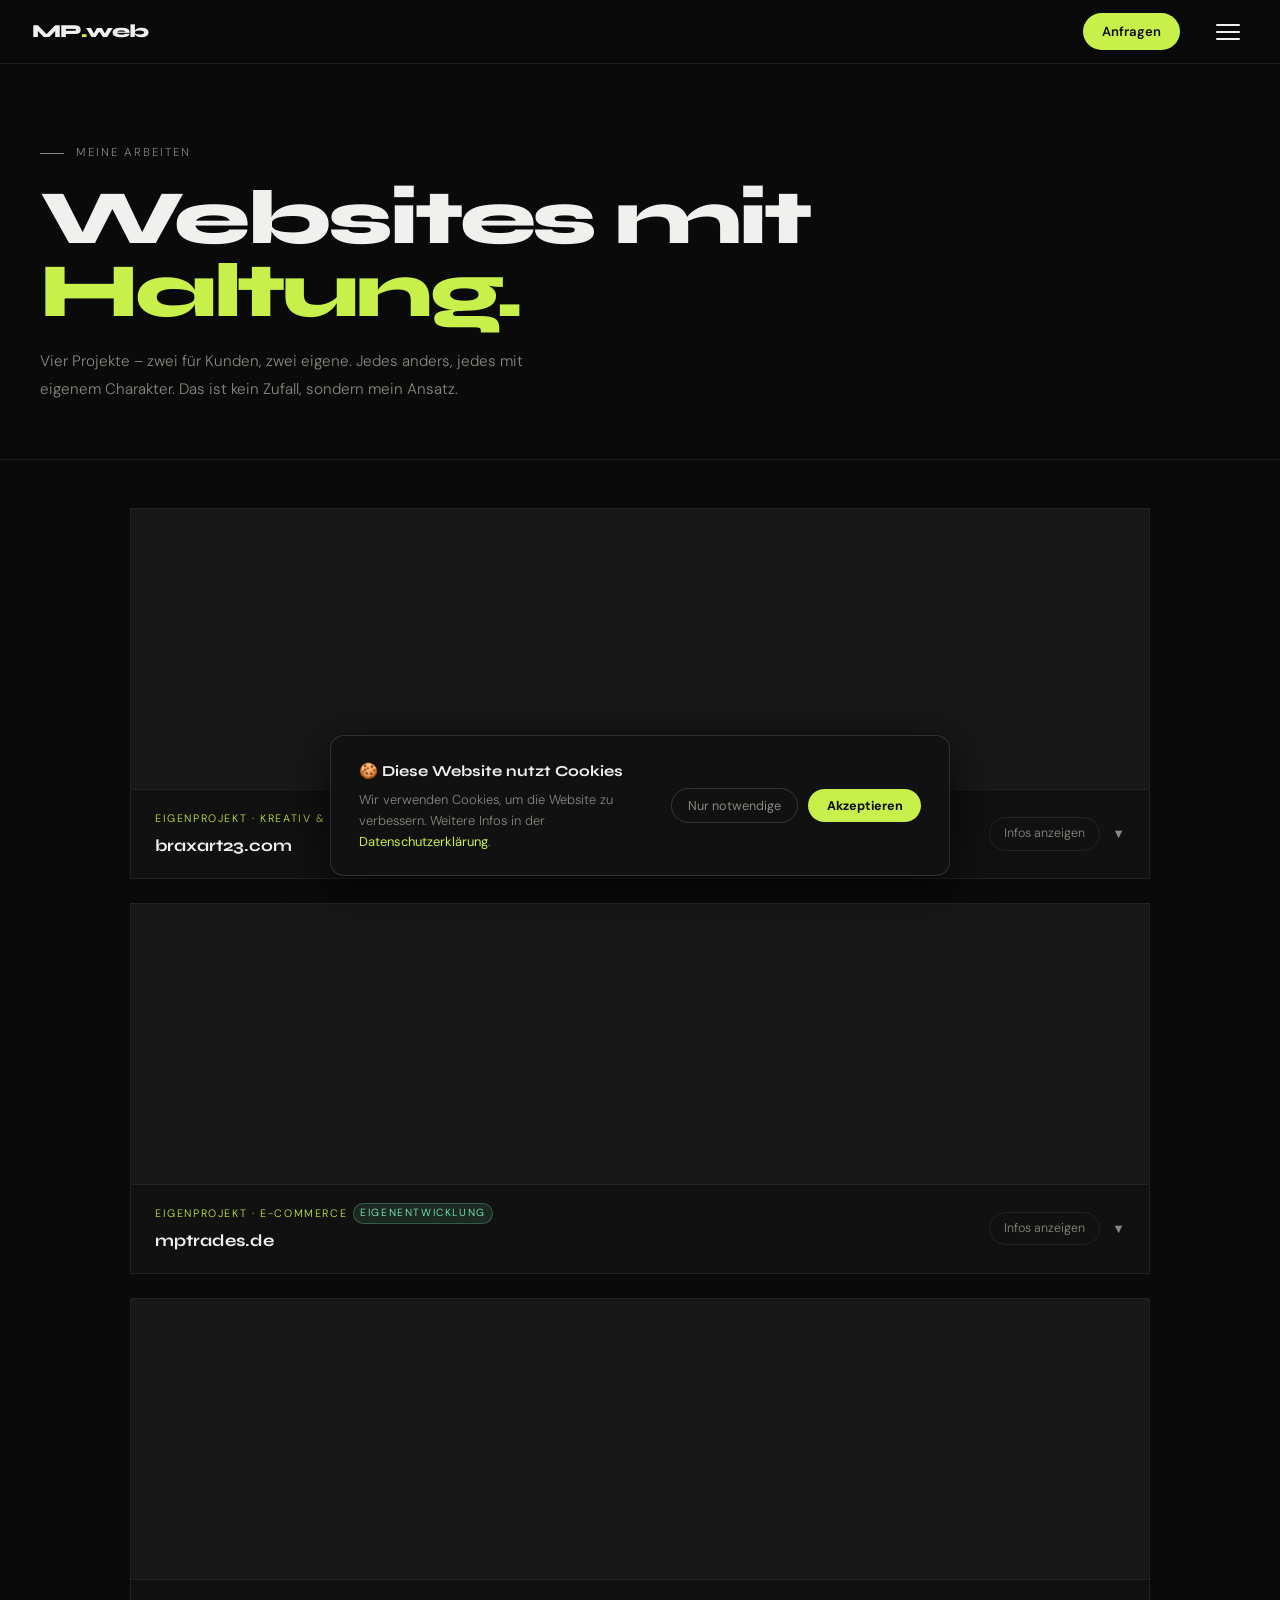
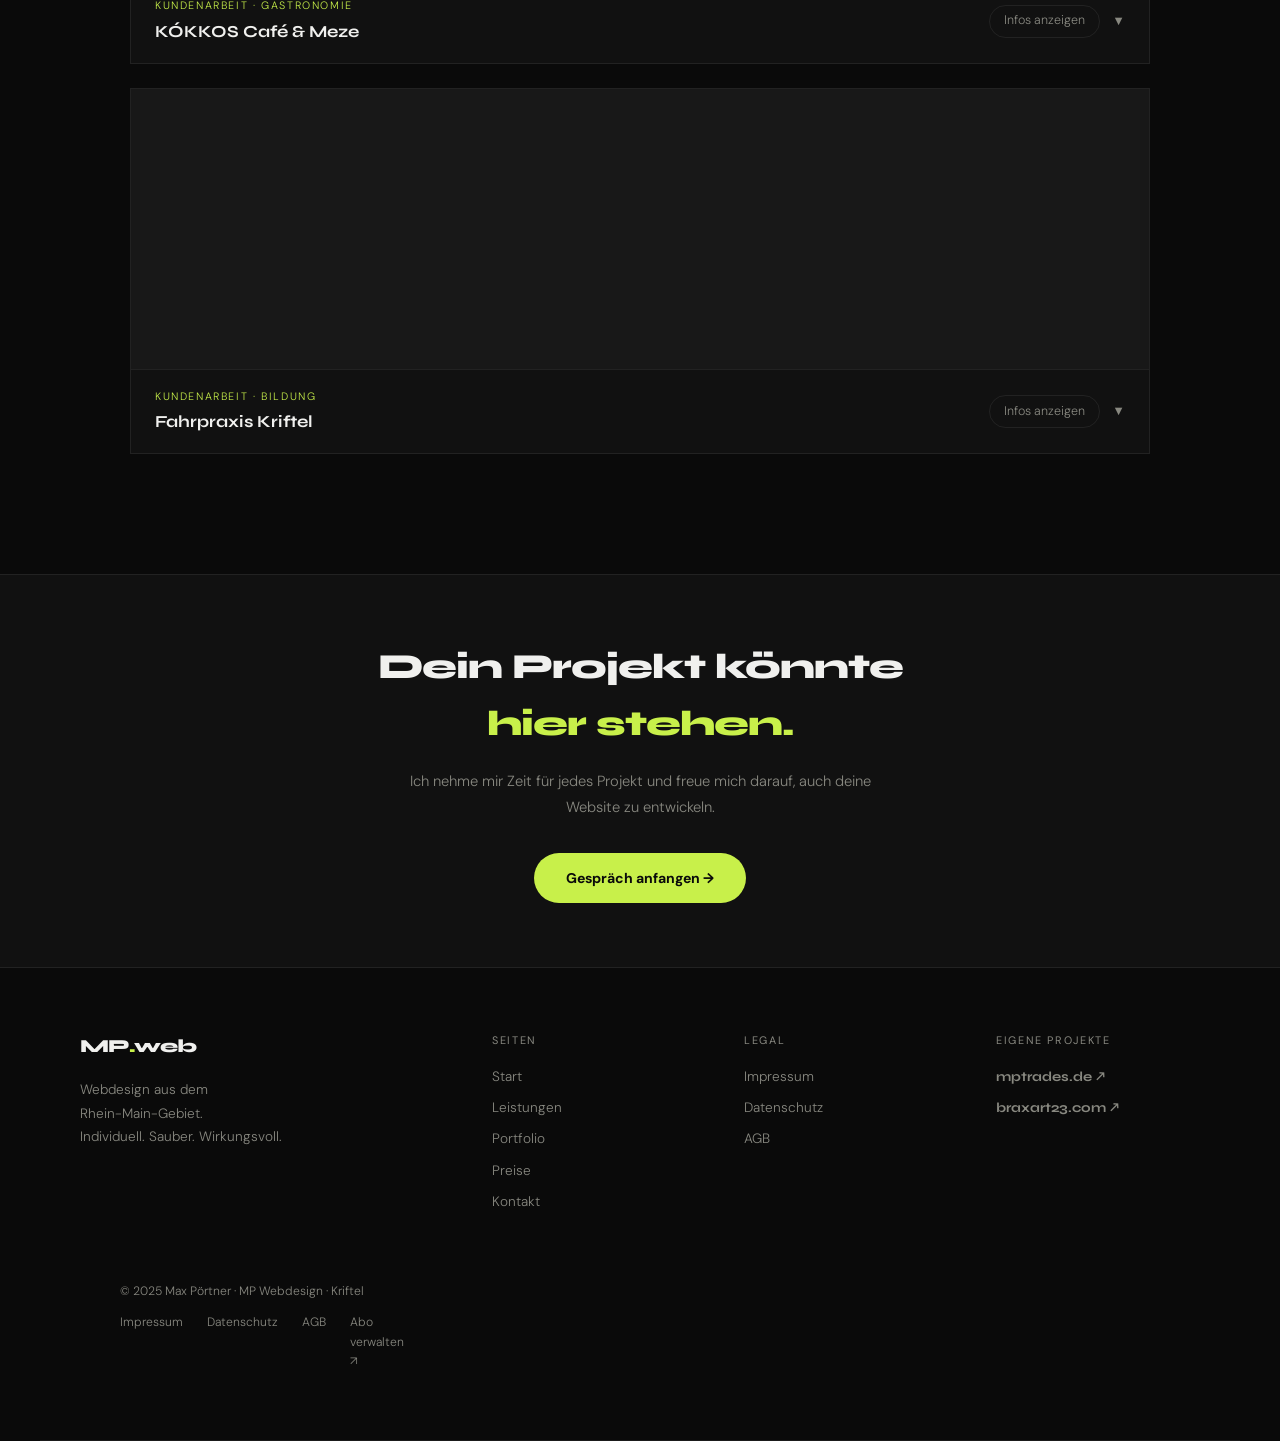
<file: portfolio-2.html>
<!DOCTYPE html>
<html lang="de">
<head>
<meta charset="UTF-8"/><meta name="viewport" content="width=device-width,initial-scale=1.0"/>
<title>Portfolio – MP Webdesign</title>
<link rel="icon" type="image/svg+xml" href="data:image/svg+xml,%3Csvg xmlns='http://www.w3.org/2000/svg' viewBox='0 0 32 32'%3E%3Crect width='32' height='32' rx='6' fill='%230a0a0a'/%3E%3Ctext x='50%25' y='54%25' dominant-baseline='middle' text-anchor='middle' font-family='Arial Black,sans-serif' font-weight='900' font-size='13' fill='%23f0f0ee' letter-spacing='-1'%3EMP%3C/text%3E%3Ccircle cx='25' cy='22' r='4' fill='%23c8f04a'/%3E%3C/svg%3E">
<link rel="preconnect" href="https://fonts.googleapis.com">
<link href="https://fonts.googleapis.com/css2?family=Syne:wght@400;600;700;800&family=DM+Sans:opsz,wght@9..40,300;9..40,400;9..40,500&display=swap" rel="stylesheet">
<style>
*,*::before,*::after{box-sizing:border-box;margin:0;padding:0}
html{scroll-behavior:smooth;overflow-x:hidden}
body{padding-top:64px;background:#0a0a0a;color:#f0f0ee;font-family:'DM Sans',sans-serif;font-weight:300;line-height:1.6;overflow-x:hidden}
:root{--bg:#0a0a0a;--s1:#111;--s2:#181818;--s3:#1e1e1e;--b:rgba(255,255,255,.07);--b2:rgba(255,255,255,.13);--text:#f0f0ee;--muted:#888880;--accent:#c8f04a}

/* NAV */
nav{position:fixed;top:0;left:0;right:0;z-index:500;height:64px;padding:0 2rem;display:flex;align-items:center;justify-content:space-between;background:rgba(10,10,10,.97);border-bottom:1px solid var(--b)}
.nav-logo{font-family:'Syne',sans-serif;font-weight:800;font-size:1.15rem;letter-spacing:-.03em;color:#f0f0ee;text-decoration:none}
.nav-logo span{color:var(--accent)}
.nav-links{list-style:none;display:none;position:absolute;top:64px;left:0;right:0;flex-direction:column;background:#0d0d0d;border-bottom:1px solid var(--b);padding:1rem 0;z-index:499}
.nav-links.open{display:flex}
.nav-links li{width:100%}
.nav-links a{color:var(--muted);text-decoration:none;font-size:.95rem;font-weight:400;display:block;padding:.85rem 2rem;transition:color .2s,background .2s;border-left:3px solid transparent}
.nav-links a:hover{color:#f0f0ee;background:rgba(255,255,255,.04);border-left-color:var(--accent)}
.nav-links a.active{color:#f0f0ee;border-left-color:var(--accent)}
.nav-cta{background:var(--accent);color:#0a0a0a;padding:.48rem 1.2rem;border-radius:100px;font-family:'DM Sans',sans-serif;font-size:.82rem;font-weight:600;text-decoration:none;border:none;cursor:pointer;display:inline-flex;align-items:center;transition:transform .2s,box-shadow .2s;white-space:nowrap}
.nav-cta:hover{transform:translateY(-1px);box-shadow:0 8px 24px rgba(200,240,74,.3)}
.burger{background:none;border:none;cursor:pointer;padding:8px;display:flex;flex-direction:column;gap:5px;z-index:600;margin-left:1rem}
.burger span{display:block;width:24px;height:2px;background:#f0f0ee;transition:all .3s ease;transform-origin:center;border-radius:2px}
.burger.open span:nth-child(1){transform:translateY(7px) rotate(45deg)}
.burger.open span:nth-child(2){opacity:0;transform:scaleX(0)}
.burger.open span:nth-child(3){transform:translateY(-7px) rotate(-45deg)}
.nav-right{display:flex;align-items:center;gap:.75rem}

/* PAGE HERO */
.ph{padding:5rem 2.5rem 3.5rem;border-bottom:1px solid var(--b);background:#0a0a0a}
.ph .eye{display:flex;align-items:center;gap:.75rem;margin-bottom:1.25rem}
.ph .eye::before{content:'';width:24px;height:1px;background:var(--muted)}
.ph .eye span{color:var(--muted);font-size:.72rem;letter-spacing:.15em;text-transform:uppercase}
.ph h1{font-family:'Syne',sans-serif;font-size:clamp(2.5rem,6vw,5rem);font-weight:800;line-height:.95;letter-spacing:-.04em;margin-bottom:1.25rem}
.ph h1 span{color:var(--accent)}
.ph p{max-width:520px;color:var(--muted);font-size:.95rem;line-height:1.8;font-weight:300}

/* PORTFOLIO GRID */
.port-grid{max-width:1100px;margin:0 auto;padding:3rem 2.5rem 5rem}

/* EACH PROJECT CARD */
.port-card{border:1px solid var(--b);background:var(--s1);margin-bottom:1.5rem;overflow:hidden}

/* CARD HEADER - image preview */
.port-img{width:100%;height:280px;position:relative;overflow:hidden;background:var(--s2);cursor:pointer}
.port-img iframe{position:absolute;top:0;left:0;width:200%;height:200%;transform:scale(.5);transform-origin:top left;border:none;pointer-events:none;display:block}
.port-img-overlay{position:absolute;inset:0;z-index:2;background:transparent}

/* CARD INFO BAR */
.port-bar{display:flex;align-items:center;justify-content:space-between;padding:1.1rem 1.5rem;background:var(--s1);border-top:1px solid var(--b);cursor:pointer;transition:background .2s;gap:1rem}
.port-bar:hover{background:var(--s2)}
.port-bar-left{}
.port-tag{font-size:.67rem;letter-spacing:.15em;text-transform:uppercase;color:var(--accent);display:block;margin-bottom:.25rem}
.port-bar h3{font-family:'Syne',sans-serif;font-size:1.05rem;font-weight:700;color:#f0f0ee}
.port-bar-right{display:flex;align-items:center;gap:.75rem;flex-shrink:0}
.port-toggle{font-size:.78rem;color:var(--muted);border:1px solid var(--b);padding:.35rem .9rem;border-radius:100px;white-space:nowrap;transition:all .2s;background:none}
.port-card.open .port-toggle{color:var(--accent);border-color:rgba(200,240,74,.3)}
.port-arrow{font-size:.8rem;color:var(--muted);transition:transform .3s}
.port-card.open .port-arrow{transform:rotate(180deg);color:var(--accent)}

/* CARD EXPANDED INFO */
.port-details{max-height:0;overflow:hidden;transition:max-height .4s ease}
.port-card.open .port-details{max-height:600px}
.port-details-inner{padding:1.75rem 1.5rem;background:#0f0f0f;border-top:1px solid var(--b)}
.port-details-inner p{color:var(--muted);font-size:.9rem;line-height:1.8;font-weight:300;margin-bottom:.85rem}
.port-feats{list-style:none;display:flex;flex-direction:column;gap:.45rem;margin-bottom:1.5rem}
.port-feats li{display:flex;gap:.75rem;font-size:.85rem;color:var(--muted);font-weight:300;line-height:1.5}
.port-feats li::before{content:'→';color:var(--accent);font-weight:700;flex-shrink:0}
.port-visit{display:inline-flex;align-items:center;gap:.5rem;font-size:.78rem;letter-spacing:.1em;text-transform:uppercase;color:#f0f0ee;text-decoration:none;border-bottom:1px solid var(--b2);padding-bottom:3px;transition:color .2s,border-color .2s}
.port-visit:hover{color:var(--accent);border-color:var(--accent)}
.own-badge{display:inline-block;background:rgba(125,249,192,.1);border:1px solid rgba(125,249,192,.25);color:#7df9c0;font-size:.65rem;padding:.1rem .4rem;border-radius:100px;margin-left:.35rem;vertical-align:middle}

/* CTA */
.port-cta{background:var(--s1);border-top:1px solid var(--b);border-bottom:1px solid var(--b);padding:4rem 2.5rem;text-align:center;margin-top:1rem}
.port-cta h2{font-family:'Syne',sans-serif;font-size:clamp(1.6rem,3vw,2.2rem);font-weight:800;letter-spacing:-.03em;margin-bottom:1rem}
.port-cta h2 span{color:var(--accent)}
.port-cta p{color:var(--muted);font-size:.92rem;line-height:1.8;font-weight:300;max-width:480px;margin:0 auto 2rem}
.btn-f{display:inline-flex;align-items:center;gap:.4rem;padding:.875rem 2rem;border-radius:100px;background:var(--accent);color:#0a0a0a;font-family:'DM Sans',sans-serif;font-size:.88rem;font-weight:700;text-decoration:none;transition:transform .2s,box-shadow .2s}
.btn-f:hover{transform:translateY(-2px);box-shadow:0 12px 36px rgba(200,240,74,.25)}

/* REVEAL */
.rev{opacity:0;transform:translateY(20px);transition:opacity .7s ease,transform .7s ease}
.rev.vis{opacity:1;transform:none}

/* FOOTER */
.footer-wrap{max-width:1200px;margin:0 auto;width:100%}
.footer-grid{display:grid;grid-template-columns:1.4fr 1fr 1fr 1fr;gap:3rem;padding:4rem 2.5rem 3rem;border-bottom:1px solid var(--b);box-sizing:border-box;width:100%}
.footer-bottom{padding:1.3rem 2.5rem;display:flex;justify-content:space-between;align-items:center;flex-wrap:wrap;gap:.75rem;box-sizing:border-box;width:100%}
.footer-bottom p,.footer-bottom a{color:var(--muted);font-size:.76rem;text-decoration:none;transition:color .2s}
.footer-bottom a:hover{color:#f0f0ee}

/* MOBILE */
@media(max-width:860px){
  .ph{padding:3rem 1.25rem 2.5rem}
  .port-grid{padding:2rem 1.25rem 3rem}
  .port-img{height:200px}
  .port-bar{padding:.9rem 1.25rem}
  .port-details-inner{padding:1.25rem}
  .footer-grid{grid-template-columns:1fr 1fr!important;gap:2rem!important;padding:2.5rem 1.25rem!important}
  .footer-bottom{padding:1rem 1.25rem!important;flex-direction:column!important;text-align:center!important;gap:.5rem!important}
  .port-cta{padding:3rem 1.25rem}
  nav{padding:0 1.25rem}
}
@media(max-width:500px){
  .port-img{height:170px}
  .footer-grid{grid-template-columns:1fr!important}
}
</style>
</head>
<body>

<nav id="nav">
  <a href="index.html" class="nav-logo">MP<span>.</span>web</a>
  <div class="nav-right">
    <a href="kontakt.html" class="nav-cta">Anfragen</a>
    <button class="burger" id="burger" onclick="toggleMob()" aria-label="Menü">
      <span></span><span></span><span></span>
    </button>
  </div>
  <ul class="nav-links" id="navLinks">
    <li><a href="index.html" onclick="closeMob()">Start</a></li>
    <li><a href="leistungen.html" onclick="closeMob()">Leistungen</a></li>
    <li><a href="portfolio.html" class="active" onclick="closeMob()">Portfolio</a></li>
    <li><a href="preise.html" onclick="closeMob()">Preise</a></li>
    <li><a href="kontakt.html" onclick="closeMob()">Kontakt</a></li>
  </ul>
</nav>

<!-- PAGE HERO -->
<div class="ph">
  <div class="eye"><span>Meine Arbeiten</span></div>
  <h1>Websites mit<br><span>Haltung.</span></h1>
  <p>Vier Projekte – zwei für Kunden, zwei eigene. Jedes anders, jedes mit eigenem Charakter. Das ist kein Zufall, sondern mein Ansatz.</p>
</div>

<!-- PORTFOLIO GRID -->
<div class="port-grid">

  <!-- BRAXART -->
  <div class="port-card rev" id="pc-braxart">
    <div class="port-img" onclick="togglePort('pc-braxart')">
      <iframe src="https://braxart23.com" title="braxart23.com" loading="lazy" scrolling="no" sandbox="allow-scripts allow-same-origin"></iframe>
      <div class="port-img-overlay"></div>
    </div>
    <div class="port-bar" onclick="togglePort('pc-braxart')">
      <div class="port-bar-left">
        <span class="port-tag">Eigenprojekt · Kreativ & Branding<span class="own-badge">Eigenentwicklung</span></span>
        <h3>braxart23.com</h3>
      </div>
      <div class="port-bar-right">
        <span class="port-toggle">Infos anzeigen</span>
        <span class="port-arrow">▼</span>
      </div>
    </div>
    <div class="port-details">
      <div class="port-details-inner">
        <p>braxart23.com verbindet Kreativität und kommerzielle Klarheit. Von Null aufgebaut: Konzept, Branding, Design, Code und Launch – alles in eigener Hand. Eine kohärente Markensprache durch jeden Aspekt der Website.</p>
        <ul class="port-feats">
          <li>Eigenständiges Branding & visuelles Konzept</li>
          <li>Konsistente Markensprache auf allen Seiten</li>
          <li>Verzahnung von Ästhetik und kommerziellem Ziel</li>
          <li>Alles selbst: Konzept, Design, Code, Launch</li>
        </ul>
        <a href="https://braxart23.com" target="_blank" rel="noopener" class="port-visit">Website besuchen ↗</a>
      </div>
    </div>
  </div>

  <!-- MPTRADES -->
  <div class="port-card rev" id="pc-mptrades">
    <div class="port-img" onclick="togglePort('pc-mptrades')">
      <iframe src="https://mptrades.de" title="mptrades.de" loading="lazy" scrolling="no"
        sandbox="allow-scripts allow-same-origin allow-forms"
        onload="(function(f){function d(){try{var doc=f.contentDocument||f.contentWindow.document;doc.querySelectorAll('button,a').forEach(function(b){var t=(b.textContent||b.innerText||'').toLowerCase().trim();if(t.match(/accept|agree|ok$|close|dismiss|continue|understand|proceed|weiter|verstanden/)){b.click();}});}catch(e){}}setTimeout(d,600);setTimeout(d,1800);setTimeout(d,3500);})(this)">
      </iframe>
      <div class="port-img-overlay"></div>
    </div>
    <div class="port-bar" onclick="togglePort('pc-mptrades')">
      <div class="port-bar-left">
        <span class="port-tag">Eigenprojekt · E-Commerce<span class="own-badge">Eigenentwicklung</span></span>
        <h3>mptrades.de</h3>
      </div>
      <div class="port-bar-right">
        <span class="port-toggle">Infos anzeigen</span>
        <span class="port-arrow">▼</span>
      </div>
    </div>
    <div class="port-details">
      <div class="port-details-inner">
        <p>mptrades.de ist mein eigenes Verkaufsprojekt – konzipiert, designed und entwickelt von mir. Die anspruchsvollste Aufgabe: eine Website bauen, bei der man selbst der strengste Kunde ist.</p>
        <ul class="port-feats">
          <li>Vollständig eigenentwickeltes Design & Konzept</li>
          <li>Optimierte Produktpräsentation & Verkaufsstrecke</li>
          <li>Performance-optimiert für hohe Conversion</li>
          <li>Professionelle Vertrauenselemente & Außenwirkung</li>
        </ul>
        <a href="https://mptrades.de" target="_blank" rel="noopener" class="port-visit">Website besuchen ↗</a>
      </div>
    </div>
  </div>

  <!-- KOKKOS -->
  <div class="port-card rev" id="pc-kokkos">
    <div class="port-img" onclick="togglePort('pc-kokkos')">
      <iframe src="https://mptrades.github.io/kokkos/" title="KÓKKOS" loading="lazy" scrolling="no" sandbox="allow-scripts allow-same-origin"></iframe>
      <div class="port-img-overlay"></div>
    </div>
    <div class="port-bar" onclick="togglePort('pc-kokkos')">
      <div class="port-bar-left">
        <span class="port-tag">Kundenarbeit · Gastronomie</span>
        <h3>KÓKKOS Café & Meze</h3>
      </div>
      <div class="port-bar-right">
        <span class="port-toggle">Infos anzeigen</span>
        <span class="port-arrow">▼</span>
      </div>
    </div>
    <div class="port-details">
      <div class="port-details-inner">
        <p>Das KÓKKOS in Hofheim am Taunus vereint griechisches Flair, Specialty Coffee und frische Meze-Küche. Die Website musste genau diese Besonderheit ausstrahlen – Wärme und Stil, ohne in Klischees zu verfallen.</p>
        <ul class="port-feats">
          <li>Mehrsprachige Speisekarte mit Filterfunktion</li>
          <li>Integrierter Online-Shop für hausgemachte Produkte</li>
          <li>Öffnungszeiten, Anfahrt & Google Maps</li>
          <li>Optimiert für mobile Gäste</li>
        </ul>
        <a href="https://mptrades.github.io/kokkos/" target="_blank" rel="noopener" class="port-visit">Website besuchen ↗</a>
      </div>
    </div>
  </div>

  <!-- FAHRPRAXIS -->
  <div class="port-card rev" id="pc-fahrpraxis">
    <div class="port-img" onclick="togglePort('pc-fahrpraxis')">
      <iframe src="https://mptrades.github.io/fahrpraxiskriftel/" title="Fahrpraxis Kriftel" loading="lazy" scrolling="no" sandbox="allow-scripts allow-same-origin"></iframe>
      <div class="port-img-overlay"></div>
    </div>
    <div class="port-bar" onclick="togglePort('pc-fahrpraxis')">
      <div class="port-bar-left">
        <span class="port-tag">Kundenarbeit · Bildung</span>
        <h3>Fahrpraxis Kriftel</h3>
      </div>
      <div class="port-bar-right">
        <span class="port-toggle">Infos anzeigen</span>
        <span class="port-arrow">▼</span>
      </div>
    </div>
    <div class="port-details">
      <div class="port-details-inner">
        <p>Die Fahrpraxis Kriftel soll sich anfühlen wie ein kleines Café – persönlich, entspannt, ohne Druck. Genau diese Philosophie musste die Website sofort transportieren.</p>
        <ul class="port-feats">
          <li>Alle Führerscheinklassen übersichtlich dargestellt</li>
          <li>Online-Anmeldeformular</li>
          <li>Transparente Preisseite</li>
          <li>Cookie-Banner & DSGVO vollständig umgesetzt</li>
        </ul>
        <a href="https://mptrades.github.io/fahrpraxiskriftel/" target="_blank" rel="noopener" class="port-visit">Website besuchen ↗</a>
      </div>
    </div>
  </div>

</div>

<!-- CTA -->
<div class="port-cta rev">
  <h2>Dein Projekt könnte<br><span>hier stehen.</span></h2>
  <p>Ich nehme mir Zeit für jedes Projekt und freue mich darauf, auch deine Website zu entwickeln.</p>
  <a href="kontakt.html" class="btn-f">Gespräch anfangen →</a>
</div>

<footer>
  <div class="footer-wrap">
    <div class="footer-grid">
      <!-- Brand -->
      <div>
      <a href="index.html" style="font-family:'Syne',sans-serif;font-weight:800;font-size:1.15rem;letter-spacing:-.03em;color:#f0f0ee;text-decoration:none;display:block;margin-bottom:1rem">MP<span style="color:#c8f04a">.</span>web</a>
      <p style="color:#888880;font-size:.85rem;line-height:1.75;font-weight:300">Webdesign aus dem<br>Rhein-Main-Gebiet.<br>Individuell. Sauber. Wirkungsvoll.</p>
    </div>
      <!-- Seiten -->
      <div>
      <p style="font-size:.68rem;letter-spacing:.15em;text-transform:uppercase;color:#888880;margin-bottom:1rem;font-weight:400">Seiten</p>
      <div style="display:flex;flex-direction:column;gap:.6rem">
        <a href="index.html" style="color:#888880;text-decoration:none;font-size:.85rem;font-weight:300;transition:color .2s" onmouseover="this.style.color='#f0f0ee'" onmouseout="this.style.color='#888880'">Start</a>
        <a href="leistungen.html" style="color:#888880;text-decoration:none;font-size:.85rem;font-weight:300;transition:color .2s" onmouseover="this.style.color='#f0f0ee'" onmouseout="this.style.color='#888880'">Leistungen</a>
        <a href="portfolio.html" style="color:#888880;text-decoration:none;font-size:.85rem;font-weight:300;transition:color .2s" onmouseover="this.style.color='#f0f0ee'" onmouseout="this.style.color='#888880'">Portfolio</a>
        <a href="preise.html" style="color:#888880;text-decoration:none;font-size:.85rem;font-weight:300;transition:color .2s" onmouseover="this.style.color='#f0f0ee'" onmouseout="this.style.color='#888880'">Preise</a>
        <a href="kontakt.html" style="color:#888880;text-decoration:none;font-size:.85rem;font-weight:300;transition:color .2s" onmouseover="this.style.color='#f0f0ee'" onmouseout="this.style.color='#888880'">Kontakt</a>
      </div>
    </div>
      <!-- Legal -->
      <div>
      <p style="font-size:.68rem;letter-spacing:.15em;text-transform:uppercase;color:#888880;margin-bottom:1rem;font-weight:400">Legal</p>
      <div style="display:flex;flex-direction:column;gap:.6rem">
        <a href="impressum.html" style="color:#888880;text-decoration:none;font-size:.85rem;font-weight:300;transition:color .2s" onmouseover="this.style.color='#f0f0ee'" onmouseout="this.style.color='#888880'">Impressum</a>
        <a href="datenschutz.html" style="color:#888880;text-decoration:none;font-size:.85rem;font-weight:300;transition:color .2s" onmouseover="this.style.color='#f0f0ee'" onmouseout="this.style.color='#888880'">Datenschutz</a>
        <a href="agb.html" style="color:#888880;text-decoration:none;font-size:.85rem;font-weight:300;transition:color .2s" onmouseover="this.style.color='#f0f0ee'" onmouseout="this.style.color='#888880'">AGB</a>
      </div>
    </div>
      <!-- Projekte -->
      <div>
      <p style="font-size:.68rem;letter-spacing:.15em;text-transform:uppercase;color:#888880;margin-bottom:1rem;font-weight:400">Eigene Projekte</p>
      <div style="display:flex;flex-direction:column;gap:.6rem">
        <a href="https://mptrades.de" target="_blank" rel="noopener" style="color:#888880;text-decoration:none;font-family:'Syne',sans-serif;font-weight:700;font-size:.85rem;transition:color .2s" onmouseover="this.style.color='#c8f04a'" onmouseout="this.style.color='#888880'">mptrades.de ↗</a>
        <a href="https://braxart23.com" target="_blank" rel="noopener" style="color:#888880;text-decoration:none;font-family:'Syne',sans-serif;font-weight:700;font-size:.85rem;transition:color .2s" onmouseover="this.style.color='#c8f04a'" onmouseout="this.style.color='#888880'">braxart23.com ↗</a>
      </div>
    </div>
    <div class="footer-bottom">
      <p>© 2025 Max Pörtner · MP Webdesign · Kriftel</p>
      <div style="display:flex;gap:1.5rem">
        <a href="impressum.html">Impressum</a>
        <a href="datenschutz.html">Datenschutz</a>
        <a href="agb.html">AGB</a>
        <a href="https://billing.stripe.com/p/login/cNi9AM6b19mK1Or8jz3F600" target="_blank" rel="noopener" style="color:#888880;font-size:.76rem;text-decoration:none;transition:color .2s" onmouseover="this.style.color='#f0f0ee'" onmouseout="this.style.color='#888880'">Abo verwalten ↗</a>
      </div>
    </div>
  </div>
</footer>

<!-- ── COOKIE BANNER ── -->
<div id="cookieBanner" style="display:none;position:fixed;bottom:1.5rem;left:50%;transform:translateX(-50%);z-index:9999;width:calc(100% - 3rem);max-width:620px;background:#111;border:1px solid rgba(255,255,255,.13);border-radius:14px;padding:1.4rem 1.75rem;box-shadow:0 8px 48px rgba(0,0,0,.7);flex-wrap:wrap;gap:1rem;align-items:center;opacity:0;transition:opacity .35s">
  <div style="flex:1;min-width:220px">
    <p style="font-family:'Syne',sans-serif;font-size:.95rem;font-weight:700;color:#f0f0ee;margin-bottom:.35rem">🍪 Diese Website nutzt Cookies</p>
    <p style="font-size:.81rem;color:#888880;font-weight:300;line-height:1.65">Wir verwenden Cookies, um die Website zu verbessern. Weitere Infos in der <a href="datenschutz.html" style="color:#c8f04a;text-decoration:none;font-weight:400">Datenschutzerklärung</a>.</p>
  </div>
  <div style="display:flex;gap:.65rem;align-items:center;flex-shrink:0">
    <button onclick="denyCookies()" style="background:none;border:1px solid rgba(255,255,255,.15);color:#888880;padding:.48rem 1rem;border-radius:100px;font-family:'DM Sans',sans-serif;font-size:.79rem;cursor:pointer;white-space:nowrap;transition:all .2s" onmouseover="this.style.borderColor='rgba(255,255,255,.3)';this.style.color='#f0f0ee'" onmouseout="this.style.borderColor='rgba(255,255,255,.15)';this.style.color='#888880'">Nur notwendige</button>
    <button onclick="acceptCookies()" style="background:#c8f04a;border:none;color:#0a0a0a;padding:.48rem 1.15rem;border-radius:100px;font-family:'DM Sans',sans-serif;font-size:.79rem;font-weight:700;cursor:pointer;white-space:nowrap;transition:opacity .2s" onmouseover="this.style.opacity='.82'" onmouseout="this.style.opacity='1'">Akzeptieren</button>
  </div>
</div>
<script>
(function(){
  if(!localStorage.getItem('mpweb_cookie_consent')){
    var b=document.getElementById('cookieBanner');
    if(b){
      b.style.display='flex';
      b.style.opacity='0';
      setTimeout(function(){b.style.opacity='1';},50);
    }
  }
})();
function acceptCookies(){
  localStorage.setItem('mpweb_cookie_consent','all');
  hideCookieBanner();
}
function denyCookies(){
  localStorage.setItem('mpweb_cookie_consent','necessary');
  hideCookieBanner();
}
function hideCookieBanner(){
  var b=document.getElementById('cookieBanner');
  if(b){
    b.style.transition='opacity .35s,transform .35s';
    b.style.opacity='0';
    b.style.transform='translateX(-50%) translateY(16px)';
    setTimeout(function(){b.style.display='none';},380);
  }
}
</script>

<script>
window.addEventListener('scroll',function(){
  var n=document.getElementById('nav');
  if(n) n.classList.toggle('scrolled',window.scrollY>50);
});
function toggleMob(){
  var l=document.getElementById('navLinks'),b=document.getElementById('burger');
  var o=l.classList.toggle('open');
  b.classList.toggle('open',o);
  document.body.style.overflow=o?'hidden':'';
}
function closeMob(){
  var l=document.getElementById('navLinks'),b=document.getElementById('burger');
  if(l)l.classList.remove('open');
  if(b)b.classList.remove('open');
  document.body.style.overflow='';
}
function togglePort(id){
  var card=document.getElementById(id);
  var wasOpen=card.classList.contains('open');
  document.querySelectorAll('.port-card.open').forEach(function(c){
    c.classList.remove('open');
    var btn=c.querySelector('.port-toggle');
    if(btn) btn.textContent='Infos anzeigen';
  });
  if(!wasOpen){
    card.classList.add('open');
    var btn=card.querySelector('.port-toggle');
    if(btn) btn.textContent='Infos schließen';
  }
}
var obs=new IntersectionObserver(function(e){e.forEach(function(x){
  if(x.isIntersecting){x.target.classList.add('vis');obs.unobserve(x.target);}
});},{threshold:.07});
document.querySelectorAll('.rev').forEach(function(el){obs.observe(el);});
(function(){
  if(!localStorage.getItem('mpweb_cookie_consent')){
    var b=document.getElementById('cookieBanner');
    if(b){b.style.display='flex';setTimeout(function(){b.style.opacity='1';},50);}
  }
})();
function acceptCookies(){localStorage.setItem('mpweb_cookie_consent','all');hideCookieBanner();}
function denyCookies(){localStorage.setItem('mpweb_cookie_consent','necessary');hideCookieBanner();}
function hideCookieBanner(){
  var b=document.getElementById('cookieBanner');
  if(b){b.style.transition='opacity .35s,transform .35s';b.style.opacity='0';b.style.transform='translateX(-50%) translateY(16px)';setTimeout(function(){b.style.display='none';},380);}
}
</script>
</body>
</html>
</file>
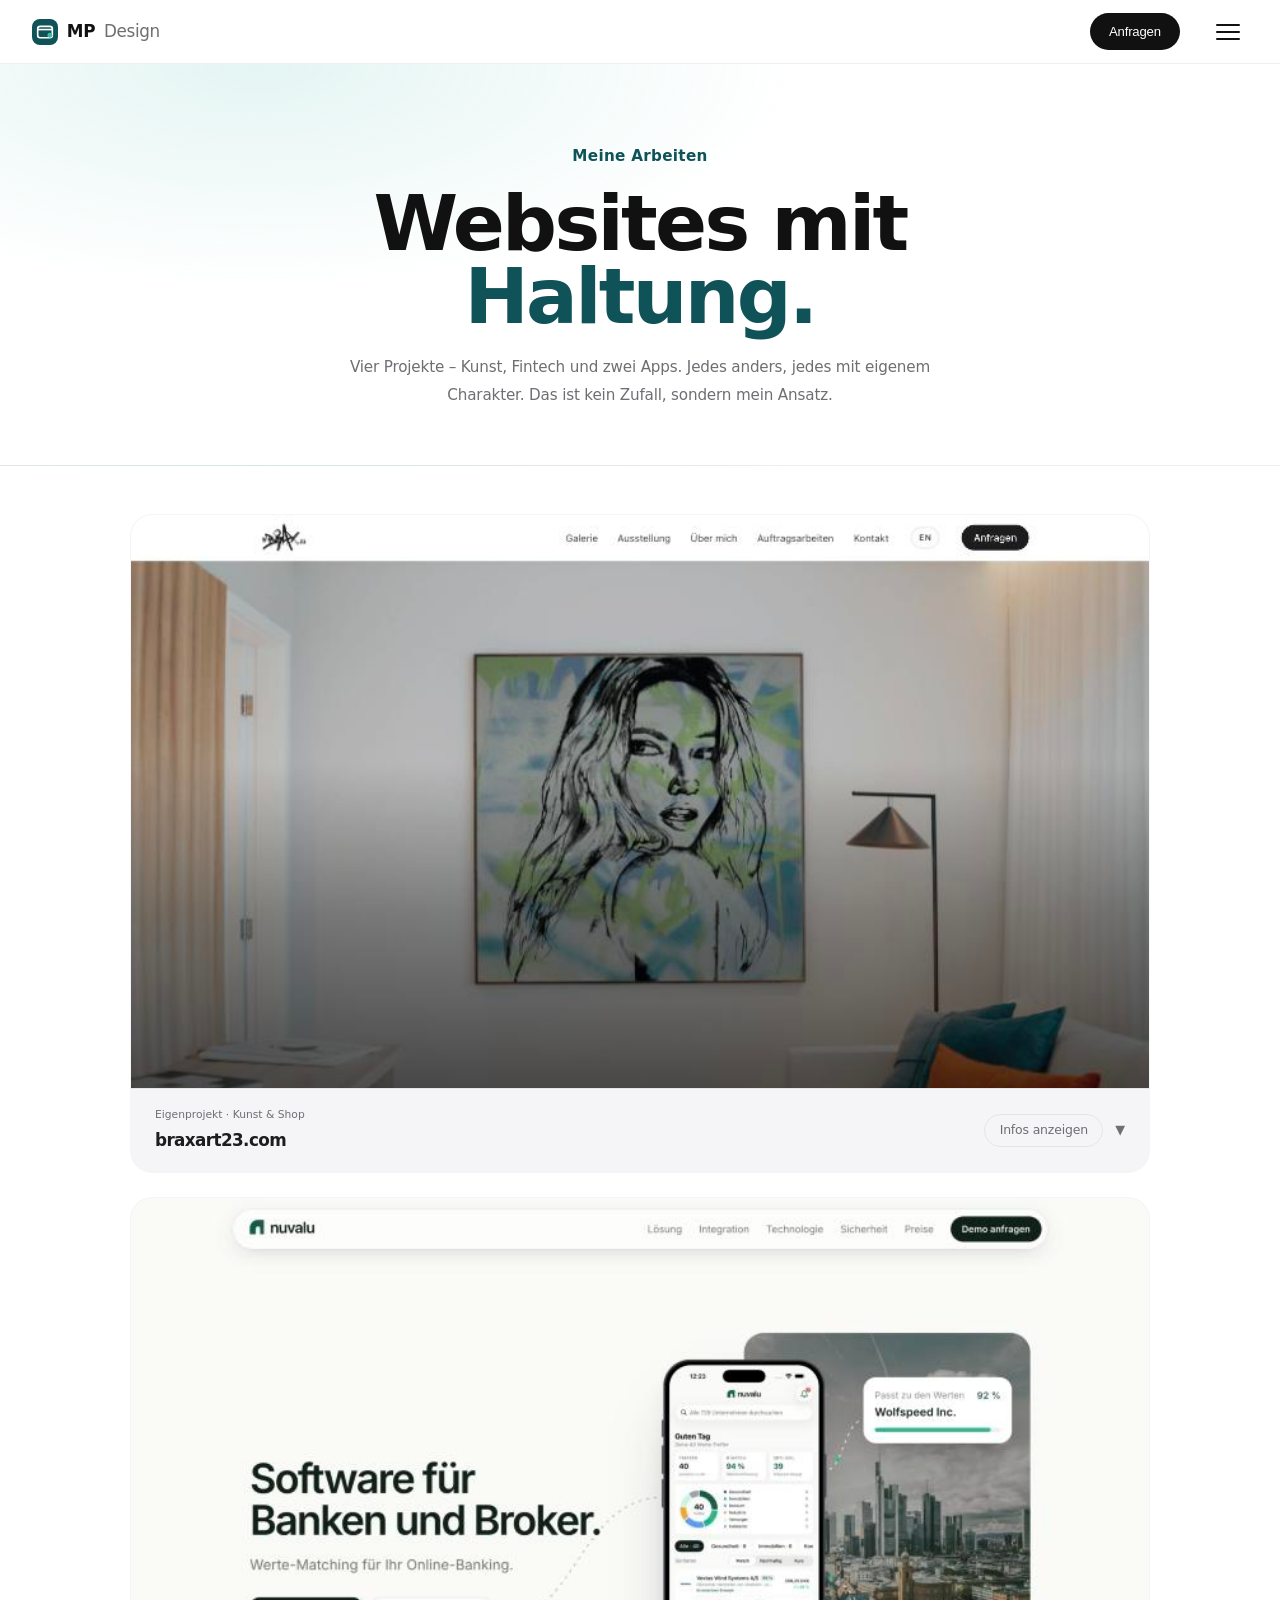
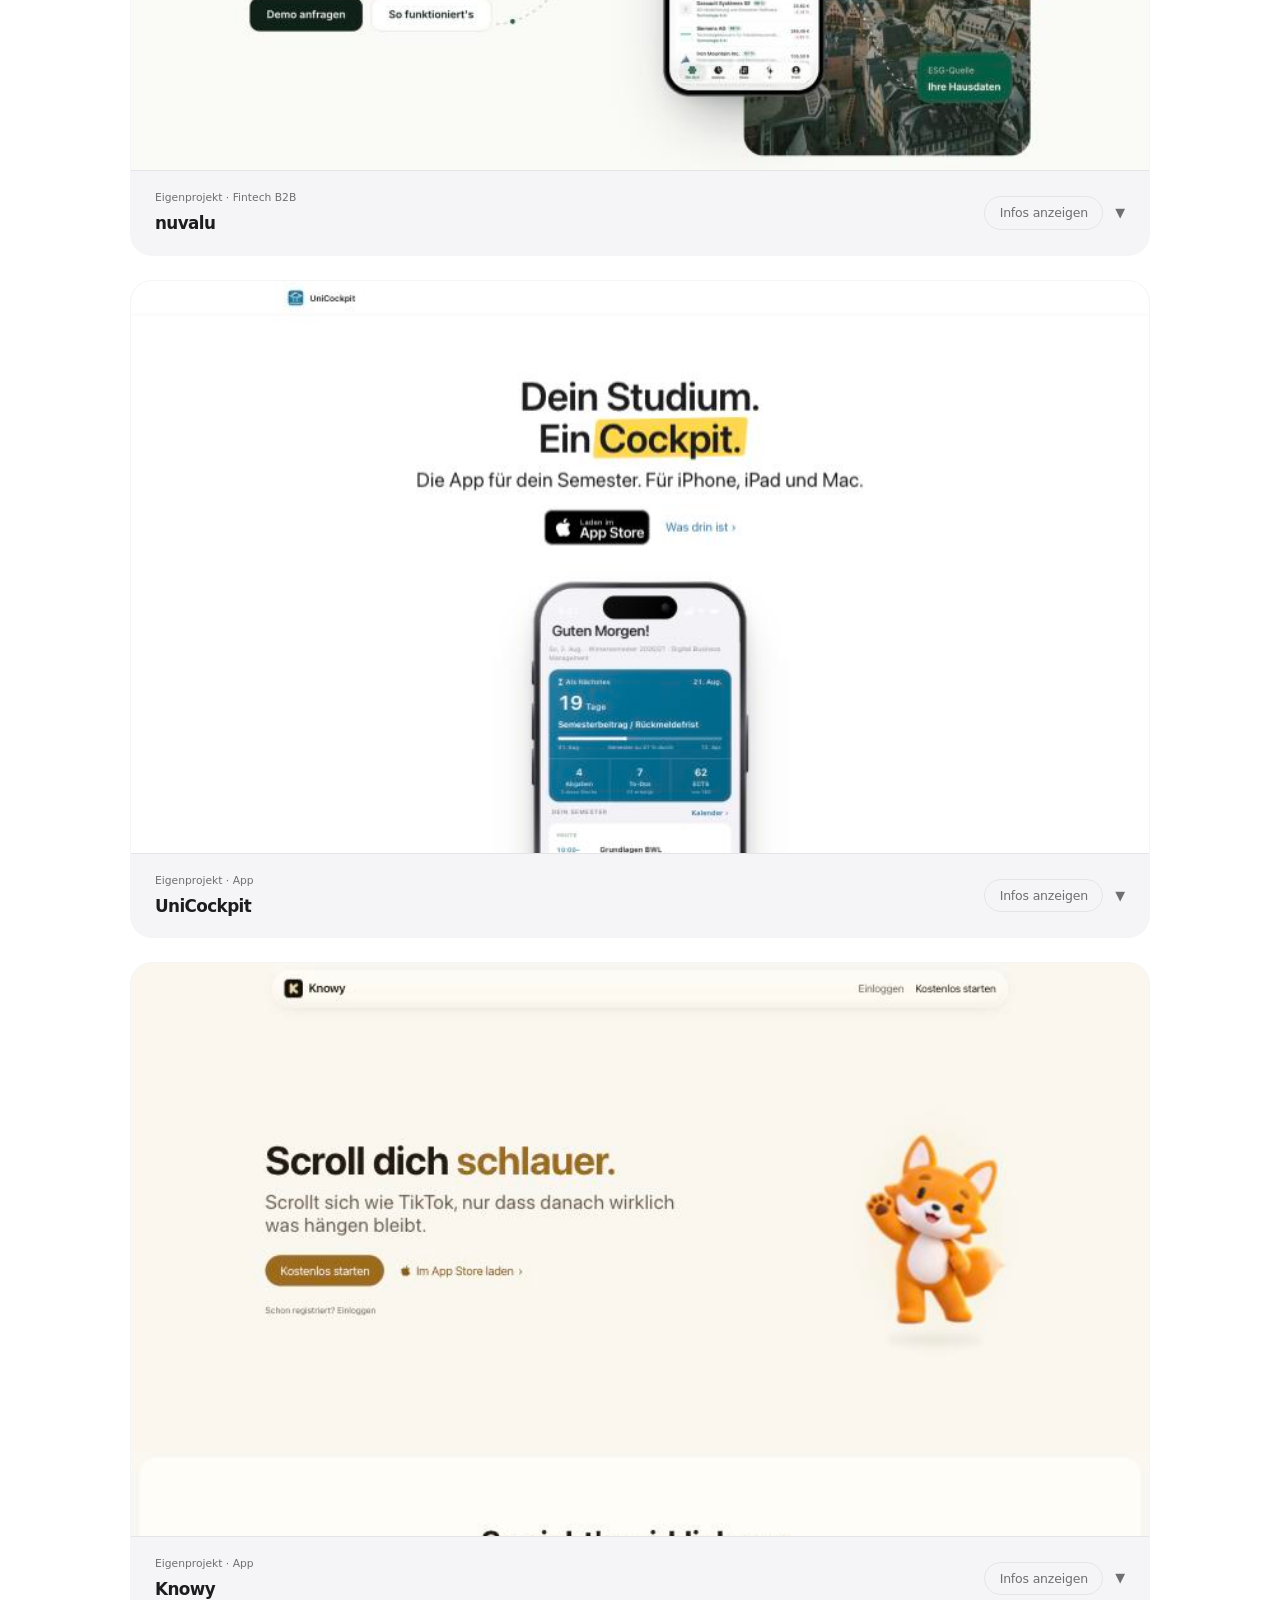
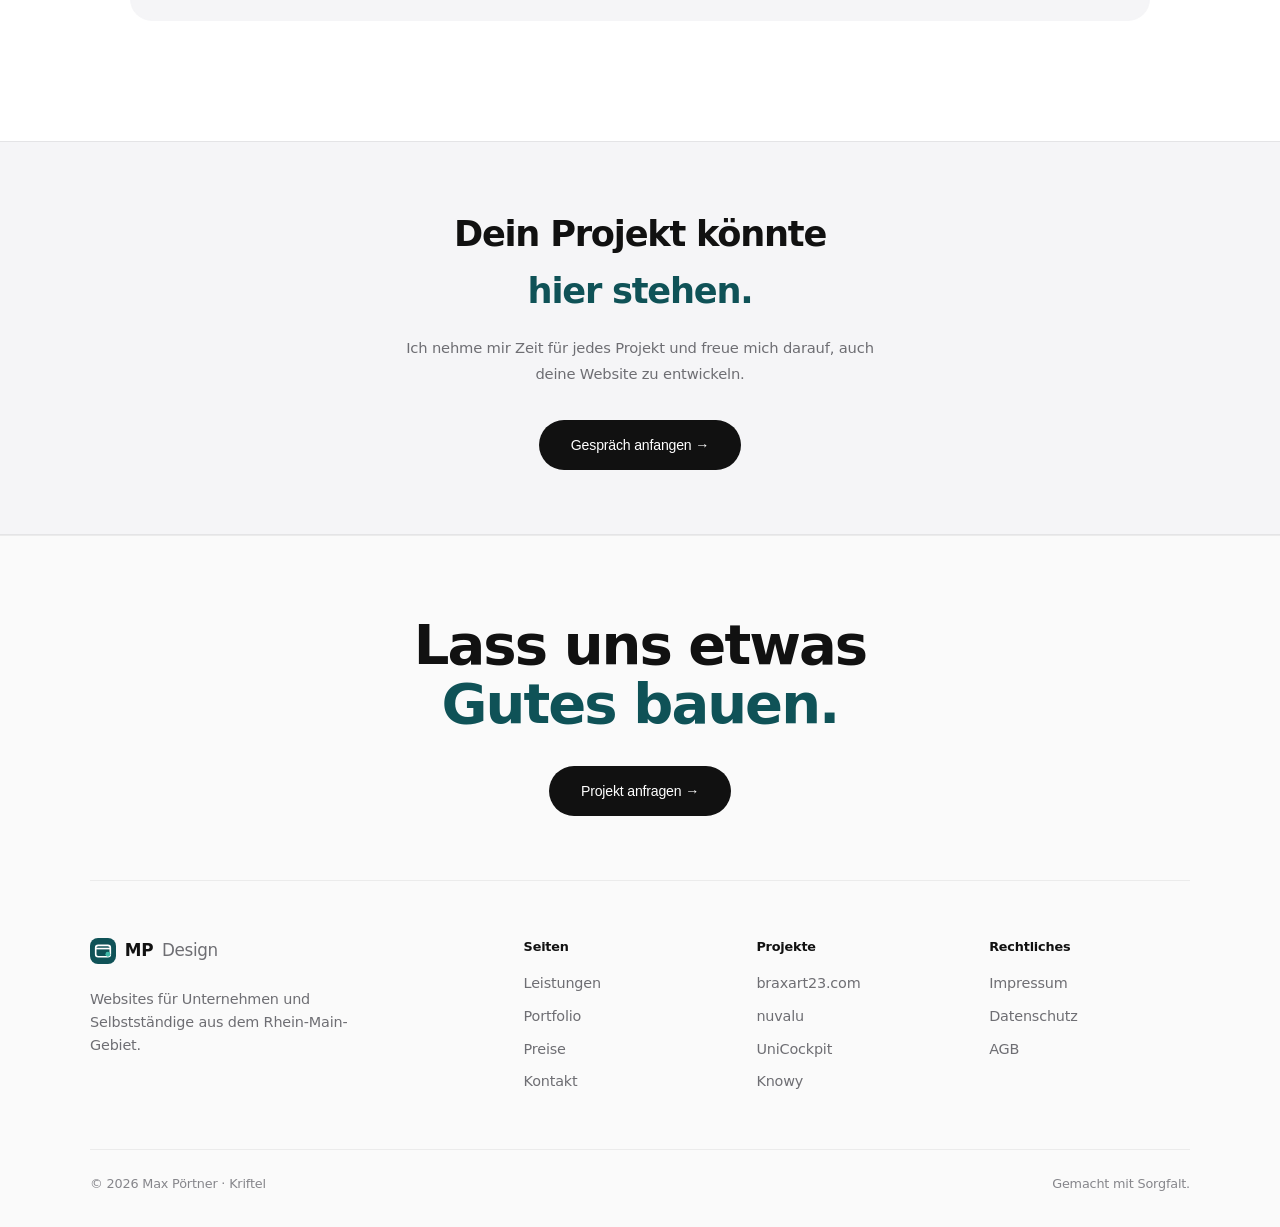
<file: portfolio.html>
<!DOCTYPE html>
<html lang="de">
<head>
<meta charset="UTF-8"/><meta name="viewport" content="width=device-width,initial-scale=1.0"/>
<title>Portfolio – MPDesign</title>
<link rel="icon" type="image/svg+xml" href="data:image/svg+xml,%3Csvg xmlns='http://www.w3.org/2000/svg' viewBox='0 0 32 32'%3E%3Crect width='32' height='32' rx='8' fill='%230f5257'/%3E%3Crect x='7' y='9' width='18' height='14' rx='3' fill='none' stroke='%23fff' stroke-width='2'/%3E%3Cpath d='M7 13h18' stroke='%23fff' stroke-width='2'/%3E%3Ccircle cx='22' cy='20' r='3' fill='%233fb8a8'/%3E%3C/svg%3E">

<style>
*,*::before,*::after{box-sizing:border-box;margin:0;padding:0}
html{scroll-behavior:smooth;overflow-x:hidden}
body{padding-top:64px;background:#ffffff;color:#1d1d1f;font-family:'Inter',sans-serif;font-weight:300;line-height:1.6;overflow-x:hidden}
:root{--bg:#ffffff;--s1:#f5f5f7;--s2:#f2f2f4;--s3:#ebebee;--b:rgba(0,0,0,.07);--b2:rgba(0,0,0,.13);--text:#1d1d1f;--muted:#6e6e73;--accent:#0f5257}

/* NAV */
nav{position:fixed;top:0;left:0;right:0;z-index:500;height:64px;padding:0 2rem;display:flex;align-items:center;justify-content:space-between;background:rgba(0,0,0,.97);border-bottom:1px solid var(--b)}
.nav-logo{font-family:'Inter',sans-serif;font-weight:800;font-size:1.15rem;letter-spacing:-.03em;color:#1d1d1f;text-decoration:none}
.nav-logo span{color:var(--accent)}
.nav-links{list-style:none;display:none;position:absolute;top:64px;left:0;right:0;flex-direction:column;background:#fafafa;border-bottom:1px solid var(--b);padding:1rem 0;z-index:499}
.nav-links.open{display:flex}
.nav-links li{width:100%}
.nav-links a{color:var(--muted);text-decoration:none;font-size:.95rem;font-weight:400;display:block;padding:.85rem 2rem;transition:color .2s,background .2s;border-left:3px solid transparent}
.nav-links a:hover{color:#1d1d1f;background:rgba(0,0,0,.04);border-left-color:var(--accent)}
.nav-links a.active{color:#1d1d1f;border-left-color:var(--accent)}
.nav-cta{background:var(--accent);color:#ffffff;padding:.48rem 1.2rem;border-radius:100px;font-family:'Inter',sans-serif;font-size:.82rem;font-weight:600;text-decoration:none;border:none;cursor:pointer;display:inline-flex;align-items:center;transition:transform .2s,box-shadow .2s;white-space:nowrap}
.nav-cta:hover{transform:translateY(-1px);box-shadow:0 8px 24px rgba(15,82,87,.3)}
.burger{background:none;border:none;cursor:pointer;padding:8px;display:flex;flex-direction:column;gap:5px;z-index:600;margin-left:1rem}
.burger span{display:block;width:24px;height:2px;background:#1d1d1f;transition:all .3s ease;transform-origin:center;border-radius:2px}
.burger.open span:nth-child(1){transform:translateY(7px) rotate(45deg)}
.burger.open span:nth-child(2){opacity:0;transform:scaleX(0)}
.burger.open span:nth-child(3){transform:translateY(-7px) rotate(-45deg)}
.nav-right{display:flex;align-items:center;gap:.75rem}

/* PAGE HERO */
.ph{padding:5rem 2.5rem 3.5rem;border-bottom:1px solid var(--b);background:#ffffff}
.ph .eye{display:flex;align-items:center;gap:.75rem;margin-bottom:1.25rem}
.ph .eye::before{content:'';width:24px;height:1px;background:var(--muted)}
.ph .eye span{color:var(--muted);font-size:.72rem;letter-spacing:.15em;text-transform:uppercase}
.ph h1{font-family:'Inter',sans-serif;font-size:clamp(2.5rem,6vw,5rem);font-weight:800;line-height:.95;letter-spacing:-.04em;margin-bottom:1.25rem}
.ph h1 span{color:var(--accent)}
.ph p{max-width:520px;color:var(--muted);font-size:.95rem;line-height:1.8;font-weight:300}

/* PORTFOLIO GRID */
.port-grid{max-width:1100px;margin:0 auto;padding:3rem 2.5rem 5rem}

/* EACH PROJECT CARD */
.port-card{border:1px solid var(--b);background:var(--s1);margin-bottom:1.5rem;overflow:hidden}

/* CARD HEADER - image preview */
.port-img{width:100%;height:280px;position:relative;overflow:hidden;background:var(--s2);cursor:pointer}
.port-img iframe{position:absolute;top:0;left:0;width:200%;height:200%;transform:scale(.5);transform-origin:top left;border:none;pointer-events:none;display:block}
.port-img-overlay{position:absolute;inset:0;z-index:2;background:transparent}

/* CARD INFO BAR */
.port-bar{display:flex;align-items:center;justify-content:space-between;padding:1.1rem 1.5rem;background:var(--s1);border-top:1px solid var(--b);cursor:pointer;transition:background .2s;gap:1rem}
.port-bar:hover{background:var(--s2)}
.port-bar-left{}
.port-tag{font-size:.67rem;letter-spacing:.15em;text-transform:uppercase;color:var(--accent);display:block;margin-bottom:.25rem}
.port-bar h3{font-family:'Inter',sans-serif;font-size:1.05rem;font-weight:700;color:#1d1d1f}
.port-bar-right{display:flex;align-items:center;gap:.75rem;flex-shrink:0}
.port-toggle{font-size:.78rem;color:var(--muted);border:1px solid var(--b);padding:.35rem .9rem;border-radius:100px;white-space:nowrap;transition:all .2s;background:none}
.port-card.open .port-toggle{color:var(--accent);border-color:rgba(15,82,87,.3)}
.port-arrow{font-size:.8rem;color:var(--muted);transition:transform .3s}
.port-card.open .port-arrow{transform:rotate(180deg);color:var(--accent)}

/* CARD EXPANDED INFO */
.port-details{max-height:0;overflow:hidden;transition:max-height .4s ease}
.port-card.open .port-details{max-height:600px}
.port-details-inner{padding:1.75rem 1.5rem;background:#0f0f0f;border-top:1px solid var(--b)}
.port-details-inner p{color:var(--muted);font-size:.9rem;line-height:1.8;font-weight:300;margin-bottom:.85rem}
.port-feats{list-style:none;display:flex;flex-direction:column;gap:.45rem;margin-bottom:1.5rem}
.port-feats li{display:flex;gap:.75rem;font-size:.85rem;color:var(--muted);font-weight:300;line-height:1.5}
.port-feats li::before{content:'→';color:var(--accent);font-weight:700;flex-shrink:0}
.port-visit{display:inline-flex;align-items:center;gap:.5rem;font-size:.78rem;letter-spacing:.1em;text-transform:uppercase;color:#1d1d1f;text-decoration:none;border-bottom:1px solid var(--b2);padding-bottom:3px;transition:color .2s,border-color .2s}
.port-visit:hover{color:var(--accent);border-color:var(--accent)}
.own-badge{display:inline-block;background:rgba(63,184,168,.1);border:1px solid rgba(63,184,168,.25);color:#3fb8a8;font-size:.65rem;padding:.1rem .4rem;border-radius:100px;margin-left:.35rem;vertical-align:middle}

/* CTA */
.port-cta{background:var(--s1);border-top:1px solid var(--b);border-bottom:1px solid var(--b);padding:4rem 2.5rem;text-align:center;margin-top:1rem}
.port-cta h2{font-family:'Inter',sans-serif;font-size:clamp(1.6rem,3vw,2.2rem);font-weight:800;letter-spacing:-.03em;margin-bottom:1rem}
.port-cta h2 span{color:var(--accent)}
.port-cta p{color:var(--muted);font-size:.92rem;line-height:1.8;font-weight:300;max-width:480px;margin:0 auto 2rem}
.btn-f{display:inline-flex;align-items:center;gap:.4rem;padding:.875rem 2rem;border-radius:100px;background:var(--accent);color:#ffffff;font-family:'Inter',sans-serif;font-size:.88rem;font-weight:700;text-decoration:none;transition:transform .2s,box-shadow .2s}
.btn-f:hover{transform:translateY(-2px);box-shadow:0 12px 36px rgba(15,82,87,.25)}

/* REVEAL */
.rev{opacity:0;transform:translateY(20px);transition:opacity .7s ease,transform .7s ease}
.rev.vis{opacity:1;transform:none}

/* FOOTER */
.footer-wrap{max-width:1200px;margin:0 auto;width:100%}
.footer-grid{display:grid;grid-template-columns:1.4fr 1fr 1fr 1fr;gap:3rem;padding:4rem 2.5rem 3rem;border-bottom:1px solid var(--b);box-sizing:border-box;width:100%}
.footer-bottom{padding:1.3rem 2.5rem;display:flex;justify-content:space-between;align-items:center;flex-wrap:wrap;gap:.75rem;box-sizing:border-box;width:100%}
.footer-bottom p,.footer-bottom a{color:var(--muted);font-size:.76rem;text-decoration:none;transition:color .2s}
.footer-bottom a:hover{color:#1d1d1f}

/* MOBILE */
@media(max-width:860px){
  .ph{padding:3rem 1.25rem 2.5rem}
  .port-grid{padding:2rem 1.25rem 3rem}
  .port-img{height:200px}
  .port-bar{padding:.9rem 1.25rem}
  .port-details-inner{padding:1.25rem}
  .footer-grid{grid-template-columns:1fr 1fr!important;gap:2rem!important;padding:2.5rem 1.25rem!important}
  .footer-bottom{padding:1rem 1.25rem!important;flex-direction:column!important;text-align:center!important;gap:.5rem!important}
  .port-cta{padding:3rem 1.25rem}
  nav{padding:0 1.25rem}
}
@media(max-width:500px){
  .port-img{height:170px}
  .footer-grid{grid-template-columns:1fr!important}
}
</style>
<link rel="stylesheet" href="theme.css?v=5">
</head>
<body>

<nav id="nav">
  <a href="index.html" class="nav-logo brand"><span class="brand-mark"></span>MP<em>Design</em></a>
  <div class="nav-right">
    <a href="kontakt.html" class="nav-cta">Anfragen</a>
    <button class="burger" id="burger" onclick="toggleMob()" aria-label="Menü">
      <span></span><span></span><span></span>
    </button>
  </div>
  <ul class="nav-links" id="navLinks">
    <li><a href="index.html" onclick="closeMob()">Start</a></li>
    <li><a href="leistungen.html" onclick="closeMob()">Leistungen</a></li>
    <li><a href="portfolio.html" class="active" onclick="closeMob()">Portfolio</a></li>
    <li><a href="preise.html" onclick="closeMob()">Preise</a></li>
    <li><a href="kontakt.html" onclick="closeMob()">Kontakt</a></li>
  </ul>
</nav>

<!-- PAGE HERO -->
<div class="ph">
  <div class="eye"><span>Meine Arbeiten</span></div>
  <h1>Websites mit<br><span>Haltung.</span></h1>
  <p>Vier Projekte – Kunst, Fintech und zwei Apps. Jedes anders, jedes mit eigenem Charakter. Das ist kein Zufall, sondern mein Ansatz.</p>
</div>

<!-- PORTFOLIO GRID -->
<div class="port-grid">
  <div class="port-card rev" id="braxart">
    <div class="port-img" onclick="togglePort('braxart')"><img src="img/braxart.jpg" alt="braxart23.com" loading="lazy"></div>
    <div class="port-bar" onclick="togglePort('braxart')">
      <div class="port-bar-left">
        <span class="port-tag">Eigenprojekt · Kunst & Shop</span>
        <h3>braxart23.com</h3>
      </div>
      <div class="port-bar-right"><span class="port-toggle">Infos anzeigen</span><span class="port-arrow">▼</span></div>
    </div>
    <div class="port-details"><div class="port-details-inner">
      <p>braxart23.com verbindet Kunst und kommerzielle Klarheit: Galerie, Ausstellungen, Auftragsarbeiten und Anfragen – Konzept, Branding, Design und Code aus einer Hand.</p>
      <ul class="port-feats"><li>Eigenständiges Branding & visuelles Konzept</li><li>Galerie mit großformatiger Bildsprache</li><li>Zweisprachig (DE/EN)</li><li>Anfrage-Strecke für Auftragsarbeiten</li></ul>
      <a href="https://braxart23.com" target="_blank" rel="noopener" class="port-visit">Website besuchen ↗</a>
    </div></div>
  </div>

  <div class="port-card rev" id="inneryield">
    <div class="port-img" onclick="togglePort('inneryield')"><img src="img/inneryield.jpg" alt="nuvalu" loading="lazy"></div>
    <div class="port-bar" onclick="togglePort('inneryield')">
      <div class="port-bar-left">
        <span class="port-tag">Eigenprojekt · Fintech B2B</span>
        <h3>nuvalu</h3>
      </div>
      <div class="port-bar-right"><span class="port-toggle">Infos anzeigen</span><span class="port-arrow">▼</span></div>
    </div>
    <div class="port-details"><div class="port-details-inner">
      <p>nuvalu ist eine B2B-Software, die Anlegern zeigt, welche Unternehmen zu ihren Werten passen. Die Website erklärt ein erklärungsbedürftiges Produkt klar und vertrauenswürdig – für Banken als Zielgruppe.</p>
      <ul class="port-feats"><li>Produkt-Storytelling für ein komplexes B2B-Thema</li><li>Interaktive App-Vorschau im Hero</li><li>Seriöse, ruhige Bildsprache für Banken</li><li>Demo-Anfrage als zentrale Conversion</li></ul>
      <a href="https://inneryield.de" target="_blank" rel="noopener" class="port-visit">Website besuchen ↗</a>
    </div></div>
  </div>

  <div class="port-card rev" id="unicockpit">
    <div class="port-img" onclick="togglePort('unicockpit')"><img src="img/unicockpit.jpg" alt="UniCockpit" loading="lazy"></div>
    <div class="port-bar" onclick="togglePort('unicockpit')">
      <div class="port-bar-left">
        <span class="port-tag">Eigenprojekt · App</span>
        <h3>UniCockpit</h3>
      </div>
      <div class="port-bar-right"><span class="port-toggle">Infos anzeigen</span><span class="port-arrow">▼</span></div>
    </div>
    <div class="port-details"><div class="port-details-inner">
      <p>UniCockpit ist eine Studien-App im App Store. Die Landingpage folgt bewusst dem Apple-Stil: eine klare Botschaft, ein Gerät im Mittelpunkt und ein direkter Weg zum Download.</p>
      <ul class="port-feats"><li>Apple-typisches, reduziertes Design</li><li>Gerätevorschau als Herzstück</li><li>Direkter App-Store-Download</li><li>Schnell, leicht, mobil zuerst</li></ul>
      <a href="https://unicockpit.de" target="_blank" rel="noopener" class="port-visit">Website besuchen ↗</a>
    </div></div>
  </div>
  <div class="port-card rev" id="knowy">
    <div class="port-img" onclick="togglePort('knowy')"><img src="img/knowy.jpg" alt="Knowy" loading="lazy"></div>
    <div class="port-bar" onclick="togglePort('knowy')">
      <div class="port-bar-left">
        <span class="port-tag">Eigenprojekt · App</span>
        <h3>Knowy</h3>
      </div>
      <div class="port-bar-right"><span class="port-toggle">Infos anzeigen</span><span class="port-arrow">▼</span></div>
    </div>
    <div class="port-details"><div class="port-details-inner">
      <p>Knowy ist ein Wissensfeed statt eines Zeitfressers: Geschichte, Finanzen, Psychologie, Mathe und Sprachen in kurzen, geprüften Karten. Die Website transportiert den verspielten Charakter der App – mit eigenem Maskottchen, warmen Farben und einem klaren Weg in den App Store.</p>
      <ul class="port-feats"><li>Eigenes Maskottchen & warme Markenwelt</li><li>Echte App-Einblicke statt geschönter Mockups</li><li>Web-Registrierung und App-Store-Download</li><li>Leicht, schnell und mobil zuerst</li></ul>
      <a href="https://knowy.cc" target="_blank" rel="noopener" class="port-visit">Website besuchen ↗</a>
    </div></div>
  </div>

</div>

<!-- CTA -->
<div class="port-cta rev">
  <h2>Dein Projekt könnte<br><span>hier stehen.</span></h2>
  <p>Ich nehme mir Zeit für jedes Projekt und freue mich darauf, auch deine Website zu entwickeln.</p>
  <a href="kontakt.html" class="btn-f">Gespräch anfangen →</a>
</div>

<footer class="ft2">
  <div class="ft2-cta">
    <h2>Lass uns etwas<br><span>Gutes bauen.</span></h2>
    <a href="kontakt.html" class="btn-f">Projekt anfragen →</a>
  </div>
  <div class="ft2-grid">
    <div><a href="index.html" class="nav-logo brand"><span class="brand-mark"></span>MP<em>Design</em></a><p>Websites für Unternehmen und Selbstständige aus dem Rhein-Main-Gebiet.</p></div>
    <div class="ft2-col"><b>Seiten</b><a href="leistungen.html">Leistungen</a><a href="portfolio.html">Portfolio</a><a href="preise.html">Preise</a><a href="kontakt.html">Kontakt</a></div>
    <div class="ft2-col"><b>Projekte</b><a href="https://braxart23.com" target="_blank" rel="noopener">braxart23.com</a><a href="https://inneryield.de" target="_blank" rel="noopener">nuvalu</a><a href="https://unicockpit.de" target="_blank" rel="noopener">UniCockpit</a><a href="https://knowy.cc" target="_blank" rel="noopener">Knowy</a></div>
    <div class="ft2-col"><b>Rechtliches</b><a href="impressum.html">Impressum</a><a href="datenschutz.html">Datenschutz</a><a href="agb.html">AGB</a></div>
  </div>
  <div class="ft2-bot"><span>© 2026 Max Pörtner · Kriftel</span><span>Gemacht mit Sorgfalt.</span></div>
</footer>

<!-- ── COOKIE BANNER ── -->
<div id="cookieBanner" style="display:none;position:fixed;bottom:1.5rem;left:50%;transform:translateX(-50%);z-index:9999;width:calc(100% - 3rem);max-width:620px;background:#f5f5f7;border:1px solid rgba(0,0,0,.13);border-radius:14px;padding:1.4rem 1.75rem;box-shadow:0 8px 48px rgba(0,0,0,.7);flex-wrap:wrap;gap:1rem;align-items:center;opacity:0;transition:opacity .35s">
  <div style="flex:1;min-width:220px">
    <p style="font-family:'Inter',sans-serif;font-size:.95rem;font-weight:700;color:#1d1d1f;margin-bottom:.35rem">🍪 Diese Website nutzt Cookies</p>
    <p style="font-size:.81rem;color:#6e6e73;font-weight:300;line-height:1.65">Wir verwenden Cookies, um die Website zu verbessern. Weitere Infos in der <a href="datenschutz.html" style="color:#0f5257;text-decoration:none;font-weight:400">Datenschutzerklärung</a>.</p>
  </div>
  <div style="display:flex;gap:.65rem;align-items:center;flex-shrink:0">
    <button onclick="denyCookies()" style="background:none;border:1px solid rgba(0,0,0,.15);color:#6e6e73;padding:.48rem 1rem;border-radius:100px;font-family:'Inter',sans-serif;font-size:.79rem;cursor:pointer;white-space:nowrap;transition:all .2s" onmouseover="this.style.borderColor='rgba(0,0,0,.3)';this.style.color='#1d1d1f'" onmouseout="this.style.borderColor='rgba(0,0,0,.15)';this.style.color='#6e6e73'">Nur notwendige</button>
    <button onclick="acceptCookies()" style="background:#0f5257;border:none;color:#fff;padding:.48rem 1.15rem;border-radius:100px;font-family:'Inter',sans-serif;font-size:.79rem;font-weight:700;cursor:pointer;white-space:nowrap;transition:opacity .2s" onmouseover="this.style.opacity='.82'" onmouseout="this.style.opacity='1'">Akzeptieren</button>
  </div>
</div>
<script>
(function(){
  if(!localStorage.getItem('mpweb_cookie_consent')){
    var b=document.getElementById('cookieBanner');
    if(b){
      b.style.display='flex';
      b.style.opacity='0';
      setTimeout(function(){b.style.opacity='1';},50);
    }
  }
})();
function acceptCookies(){
  localStorage.setItem('mpweb_cookie_consent','all');
  hideCookieBanner();
}
function denyCookies(){
  localStorage.setItem('mpweb_cookie_consent','necessary');
  hideCookieBanner();
}
function hideCookieBanner(){
  var b=document.getElementById('cookieBanner');
  if(b){
    b.style.transition='opacity .35s,transform .35s';
    b.style.opacity='0';
    b.style.transform='translateX(-50%) translateY(16px)';
    setTimeout(function(){b.style.display='none';},380);
  }
}
</script>

<script>
window.addEventListener('scroll',function(){
  var n=document.getElementById('nav');
  if(n) n.classList.toggle('scrolled',window.scrollY>50);
});
function toggleMob(){
  var l=document.getElementById('navLinks'),b=document.getElementById('burger');
  var o=l.classList.toggle('open');
  b.classList.toggle('open',o);
  document.body.style.overflow=o?'hidden':'';
}
function closeMob(){
  var l=document.getElementById('navLinks'),b=document.getElementById('burger');
  if(l)l.classList.remove('open');
  if(b)b.classList.remove('open');
  document.body.style.overflow='';
}
function togglePort(id){
  var card=document.getElementById(id);
  var wasOpen=card.classList.contains('open');
  document.querySelectorAll('.port-card.open').forEach(function(c){
    c.classList.remove('open');
    var btn=c.querySelector('.port-toggle');
    if(btn) btn.textContent='Infos anzeigen';
  });
  if(!wasOpen){
    card.classList.add('open');
    var btn=card.querySelector('.port-toggle');
    if(btn) btn.textContent='Infos schließen';
  }
}
var obs=new IntersectionObserver(function(e){e.forEach(function(x){
  if(x.isIntersecting){x.target.classList.add('vis');obs.unobserve(x.target);}
});},{threshold:.07});
document.querySelectorAll('.rev').forEach(function(el){obs.observe(el);});
(function(){
  if(!localStorage.getItem('mpweb_cookie_consent')){
    var b=document.getElementById('cookieBanner');
    if(b){b.style.display='flex';setTimeout(function(){b.style.opacity='1';},50);}
  }
})();
function acceptCookies(){localStorage.setItem('mpweb_cookie_consent','all');hideCookieBanner();}
function denyCookies(){localStorage.setItem('mpweb_cookie_consent','necessary');hideCookieBanner();}
function hideCookieBanner(){
  var b=document.getElementById('cookieBanner');
  if(b){b.style.transition='opacity .35s,transform .35s';b.style.opacity='0';b.style.transform='translateX(-50%) translateY(16px)';setTimeout(function(){b.style.display='none';},380);}
}
</script>
</body>
</html>
</file>
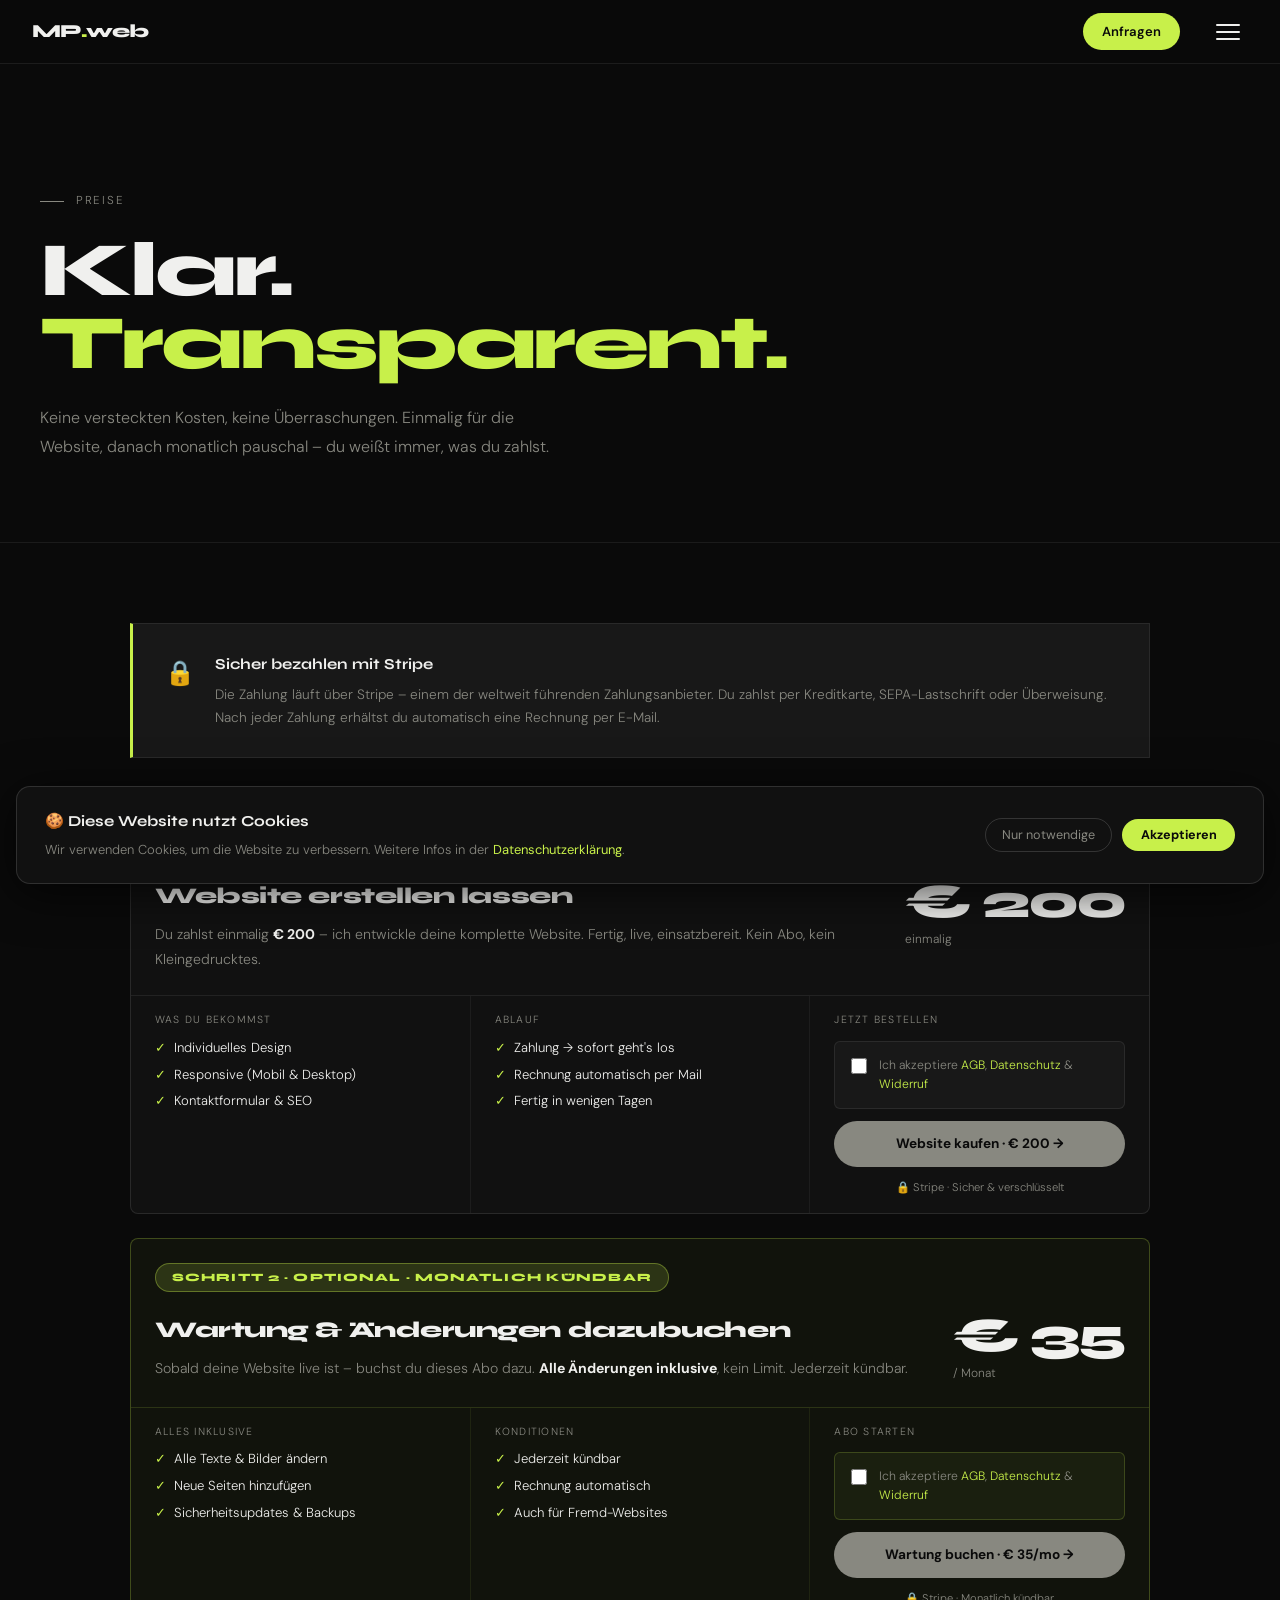
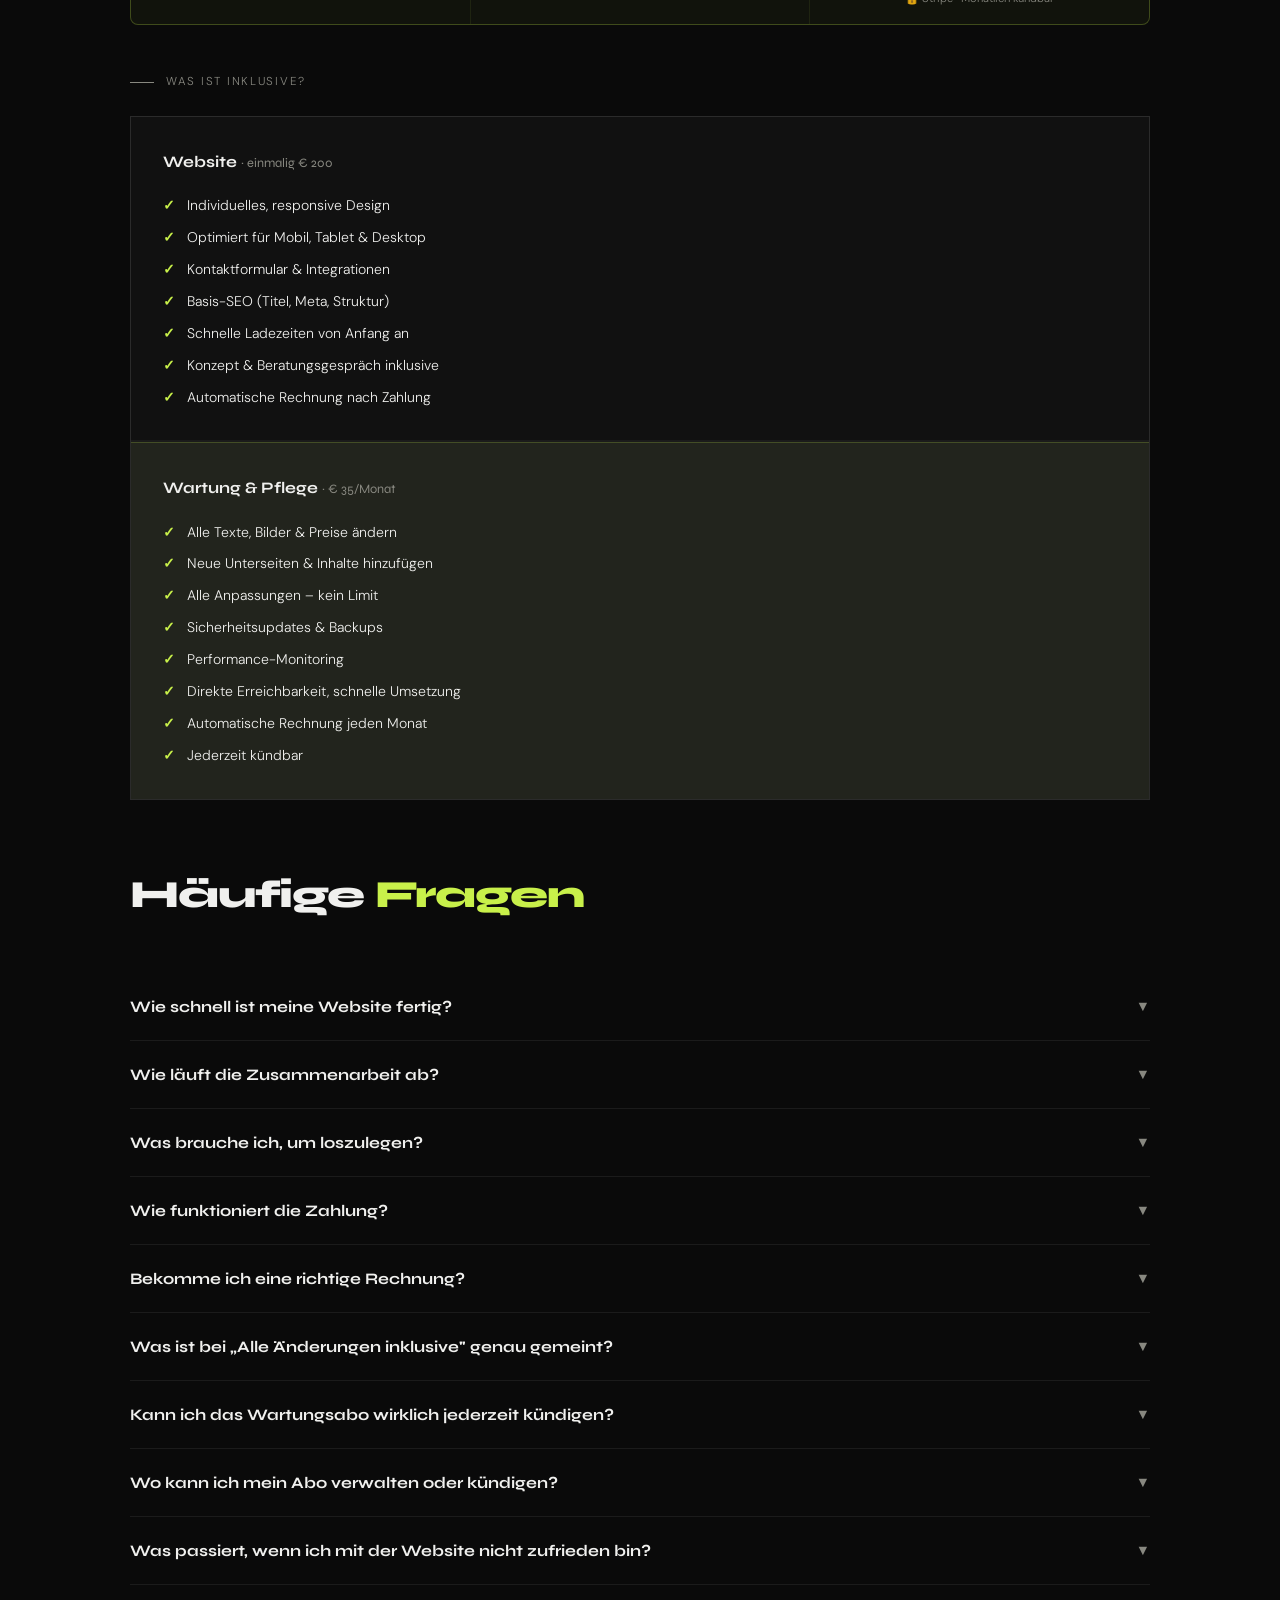
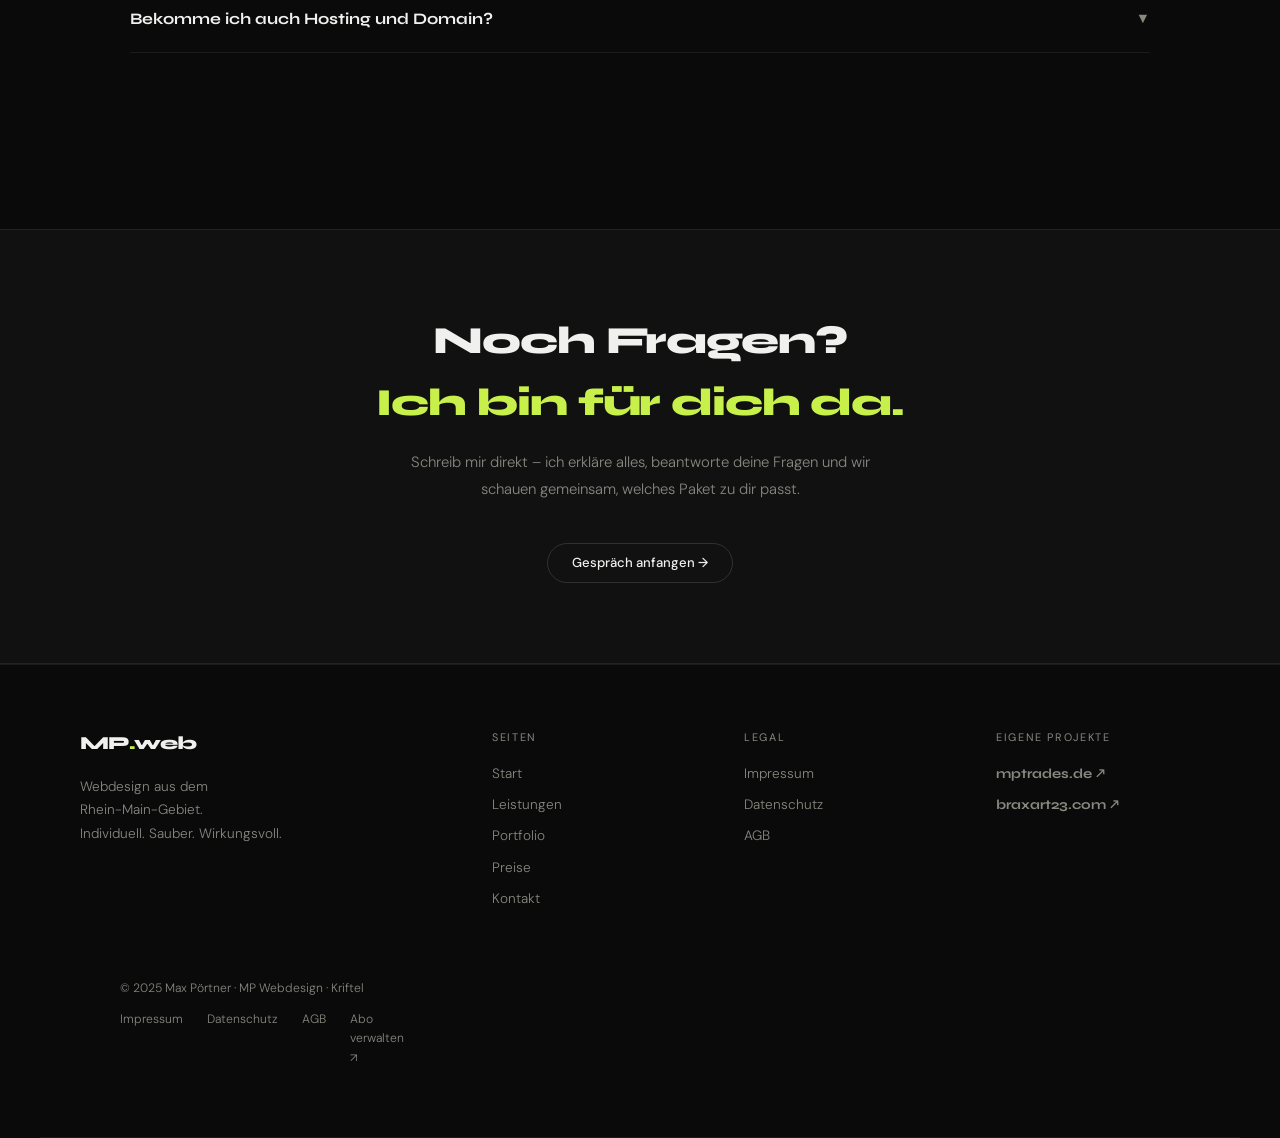
<file: preise-2.html>
<!DOCTYPE html>
<html lang="de">
<head>
<meta charset="UTF-8"/><meta name="viewport" content="width=device-width,initial-scale=1.0"/>
<title>Preise – MP Webdesign</title>
<meta name="description" content="Transparente Preise: Website ab € 200 einmalig, danach € 35/Monat für Pflege & Änderungen."/>
<link rel="icon" type="image/svg+xml" href="data:image/svg+xml,%3Csvg xmlns='http://www.w3.org/2000/svg' viewBox='0 0 32 32'%3E%3Crect width='32' height='32' rx='6' fill='%230a0a0a'/%3E%3Ctext x='50%25' y='54%25' dominant-baseline='middle' text-anchor='middle' font-family='Arial Black,sans-serif' font-weight='900' font-size='13' fill='%23f0f0ee' letter-spacing='-1'%3EMP%3C/text%3E%3Ccircle cx='25' cy='22' r='4' fill='%23c8f04a'/%3E%3C/svg%3E">
<link rel="preconnect" href="https://fonts.googleapis.com">
<link href="https://fonts.googleapis.com/css2?family=Syne:wght@400;600;700;800&family=DM+Sans:opsz,wght@9..40,300;9..40,400;9..40,500&display=swap" rel="stylesheet">
<style>
*,*::before,*::after{box-sizing:border-box;margin:0;padding:0}
html{scroll-behavior:smooth}
body{padding-top:64px;background:#0a0a0a;color:#f0f0ee;font-family:'DM Sans',sans-serif;font-weight:300;line-height:1.6;overflow-x:hidden;max-width:100vw}
:root{--bg:#0a0a0a;--s1:#111;--s2:#181818;--s3:#1e1e1e;--b:rgba(255,255,255,.07);--b2:rgba(255,255,255,.13);--text:#f0f0ee;--muted:#888880;--accent:#c8f04a;--accent2:#7df9c0}
/* ── NAV ── */
nav{position:fixed;top:0;left:0;right:0;z-index:500;height:64px;padding:0 2rem;
  display:flex;align-items:center;justify-content:space-between;
  background:rgba(10,10,10,.97);border-bottom:1px solid rgba(255,255,255,.08)}
.nav-logo{font-family:'Syne',sans-serif;font-weight:800;font-size:1.15rem;
  letter-spacing:-.03em;color:#f0f0ee;text-decoration:none}
.nav-logo span{color:#c8f04a}
/* nav-links HIDDEN by default, toggled by JS */
.nav-links{list-style:none;display:none;position:absolute;top:64px;left:0;right:0;
  flex-direction:column;background:#0d0d0d;border-bottom:1px solid rgba(255,255,255,.08);
  padding:1rem 0;gap:0;z-index:499}
.nav-links.open{display:flex}
.nav-links li{width:100%}
.nav-links a{color:#888880;text-decoration:none;font-size:.95rem;font-weight:400;
  display:block;padding:.85rem 2rem;transition:color .2s,background .2s;border-left:3px solid transparent}
.nav-links a:hover{color:#f0f0ee;background:rgba(255,255,255,.04);border-left-color:#c8f04a}
.nav-links a.active{color:#f0f0ee;border-left-color:#c8f04a}
.nav-cta{background:#c8f04a;color:#0a0a0a;padding:.48rem 1.2rem;border-radius:100px;
  font-family:'DM Sans',sans-serif;font-size:.82rem;font-weight:600;text-decoration:none;
  border:none;cursor:pointer;display:inline-flex;align-items:center;
  transition:transform .2s,box-shadow .2s;white-space:nowrap}
.nav-cta:hover{transform:translateY(-1px);box-shadow:0 8px 24px rgba(200,240,74,.3)}
/* BURGER - always visible */
.burger{background:none;border:none;cursor:pointer;padding:8px;
  display:flex;flex-direction:column;gap:5px;z-index:600;margin-left:1rem}
.burger span{display:block;width:24px;height:2px;background:#f0f0ee;
  transition:all .3s ease;transform-origin:center;border-radius:2px}
.burger.open span:nth-child(1){transform:translateY(7px) rotate(45deg)}
.burger.open span:nth-child(2){opacity:0;transform:scaleX(0)}
.burger.open span:nth-child(3){transform:translateY(-7px) rotate(-45deg)}
/* NAV WRAPPER right side */
.nav-right{display:flex;align-items:center;gap:.75rem}

/* PAGE HERO */
.ph{padding:8rem 2.5rem 5rem;border-bottom:1px solid var(--b);position:relative;overflow:hidden;isolation:isolate}
.hero-grid{position:absolute;inset:0;background-image:linear-gradient(to bottom,transparent 55%,#0a0a0a 100%),repeating-linear-gradient(0deg,transparent,transparent 79px,var(--b) 80px),repeating-linear-gradient(90deg,transparent,transparent 79px,var(--b) 80px);background-size:100% 100%,80px 80px,80px 80px;z-index:0;pointer-events:none}
.glow-r{pointer-events:none;position:absolute;top:-10%;right:-5%;width:650px;height:650px;background:radial-gradient(circle,rgba(200,240,74,.1) 0%,transparent 65%);pointer-events:none}
.ph h1{font-family:'Syne',sans-serif;font-size:clamp(2.8rem,6vw,6rem);font-weight:800;line-height:.95;letter-spacing:-.04em;margin-bottom:1.5rem}
.ph h1 span{color:var(--accent)}
.ph p{max-width:520px;color:var(--muted);font-size:1rem;line-height:1.8;font-weight:300}
.eye{display:flex;align-items:center;gap:.75rem;margin-bottom:1.5rem}
.eye::before{content:'';width:24px;height:1px;background:var(--muted)}
.eye span{color:var(--muted);font-size:.72rem;letter-spacing:.15em;text-transform:uppercase}

/* BUTTONS */
.btn-f{display:inline-flex;align-items:center;justify-content:center;gap:.5rem;padding:.95rem 2.25rem;border-radius:100px;background:var(--accent);color:#0a0a0a;font-family:'DM Sans',sans-serif;font-size:.9rem;font-weight:700;letter-spacing:-.01em;text-decoration:none;border:none;cursor:pointer;transition:transform .2s,box-shadow .2s;width:100%}
.btn-f:hover{transform:translateY(-2px);box-shadow:0 12px 36px rgba(200,240,74,.3)}
.btn-o{display:inline-flex;align-items:center;justify-content:center;gap:.5rem;padding:.95rem 2.25rem;border-radius:100px;background:none;color:var(--text);border:1px solid var(--b2);font-family:'DM Sans',sans-serif;font-size:.9rem;font-weight:500;text-decoration:none;cursor:pointer;transition:all .2s;width:100%}
.btn-o:hover{border-color:rgba(255,255,255,.3);background:var(--s1)}
.btn-o.sm{padding:.55rem 1.5rem;font-size:.82rem;width:auto}

/* PRICING CARDS */
.pricing-hero{padding:5rem 2.5rem 6rem;max-width:1100px;margin:0 auto}
.plans{display:grid;grid-template-columns:1fr 1fr;gap:2rem;margin-bottom:5rem;margin-top:1rem}

.plan{background:var(--s1);border:1px solid var(--b);padding:0;overflow:visible;position:relative;width:100%;box-sizing:border-box;transition:border-color .3s}
.plan:hover{border-color:rgba(255,255,255,.15)}
.plan.featured{border-color:var(--accent);background:rgba(200,240,74,.04)}
.plan.featured:hover{border-color:var(--accent)}

.plan-badge{position:absolute;top:0;right:1rem;background:var(--accent);color:#0a0a0a;font-family:'DM Sans',sans-serif;font-size:.68rem;font-weight:700;letter-spacing:.1em;text-transform:uppercase;padding:.3rem .85rem;border-radius:0 0 8px 8px}

.plan-top{padding:2.5rem 2.5rem 0}
.plan-type{font-size:.7rem;letter-spacing:.15em;text-transform:uppercase;color:var(--muted);display:block;margin-bottom:1rem}
.plan.featured .plan-type{color:var(--accent)}
.plan-name{font-family:'Syne',sans-serif;font-size:1.4rem;font-weight:800;letter-spacing:-.02em;margin-bottom:.35rem}
.plan-tagline{color:var(--muted);font-size:.88rem;line-height:1.6;margin-bottom:2rem;font-weight:300}

.plan-price-block{display:flex;align-items:baseline;gap:.5rem;margin-bottom:.4rem}
.plan-price{font-family:'Syne',sans-serif;font-size:4rem;font-weight:800;letter-spacing:-.05em;line-height:1}
.plan-currency{font-family:'Syne',sans-serif;font-size:1.5rem;font-weight:700;color:var(--muted);align-self:flex-start;margin-top:.5rem}
.plan-period{color:var(--muted);font-size:.85rem;font-weight:300}
.plan-note{color:var(--muted);font-size:.78rem;margin-bottom:2rem;font-weight:300}

.plan-divider{height:1px;background:var(--b);margin:0 2.5rem}

.plan-features{padding:2rem 2.5rem;display:flex;flex-direction:column;gap:.8rem;margin-bottom:2rem}
.plan-feat{display:flex;align-items:flex-start;gap:.85rem;font-size:.875rem;color:var(--text);font-weight:300;line-height:1.5}
.plan-feat::before{content:'✓';color:var(--accent);font-weight:700;flex-shrink:0;margin-top:.05em;font-size:.95rem}
.plan-feat.dim{color:var(--muted)}
.plan-feat.dim::before{content:'–';color:#333;font-weight:400}

.plan-cta{padding:0 2.5rem 2.5rem}

/* STRIPE INFO BOX */
.stripe-info{background:var(--s2);border:1px solid var(--b);border-left:3px solid var(--accent);padding:1.75rem 2rem;margin-bottom:3rem;display:flex;align-items:flex-start;gap:1.25rem}
.stripe-icon{font-size:1.5rem;flex-shrink:0;margin-top:.1rem}
.stripe-info h3{font-family:'Syne',sans-serif;font-size:.95rem;font-weight:700;margin-bottom:.4rem}
.stripe-info p{color:var(--muted);font-size:.85rem;line-height:1.7;font-weight:300}

/* COMPARISON TABLE */
.compare{border:1px solid var(--b);overflow:hidden;margin-bottom:5rem}
.compare-head{display:grid;grid-template-columns:1fr 160px 200px;background:var(--s2)}
.chc{padding:1.2rem 1.5rem;font-family:'Syne',sans-serif;font-size:.82rem;font-weight:700;text-align:center;border-left:1px solid var(--b);color:var(--text)}
.chc:first-child{text-align:left;border-left:none;color:var(--muted);font-size:.7rem;letter-spacing:.12em;text-transform:uppercase;font-family:'DM Sans',sans-serif;font-weight:300}
.chc.hi{color:var(--accent)}
.crow{display:grid;grid-template-columns:1fr 160px 200px;border-top:1px solid var(--b);transition:background .2s}
.crow:hover{background:var(--s2)}
.cc{padding:.9rem 1.5rem;font-size:.84rem;color:var(--muted);font-weight:300;display:flex;align-items:center}
.cv{padding:.9rem 1rem;text-align:center;display:flex;align-items:center;justify-content:center;border-left:1px solid var(--b);font-size:.82rem;color:var(--muted)}
.cv.yes{color:var(--accent);font-size:1.05rem;font-weight:700}
.cv.no{color:#222}

/* FAQ */
.faq{margin-bottom:5rem}
.faq h2{font-family:'Syne',sans-serif;font-size:clamp(1.8rem,3vw,2.5rem);font-weight:800;letter-spacing:-.03em;margin-bottom:3rem}
.faq h2 span{color:var(--accent)}
.faq-item{border-bottom:1px solid var(--b);overflow:hidden}
.faq-q{width:100%;background:none;border:none;cursor:pointer;display:flex;align-items:center;justify-content:space-between;padding:1.5rem 0;text-align:left;font-family:'Syne',sans-serif;font-size:1rem;font-weight:700;color:var(--text);gap:1rem;transition:color .2s}
.faq-q:hover{color:var(--accent)}
.faq-arrow{font-size:.9rem;transition:transform .3s;flex-shrink:0;color:var(--muted)}
.faq-item.open .faq-arrow{transform:rotate(180deg);color:var(--accent)}
.faq-a{max-height:0;overflow:hidden;transition:max-height .35s ease,padding .35s ease}
.faq-item.open .faq-a{max-height:400px;padding-bottom:1.25rem}
.faq-item.open .faq-a{max-height:200px;padding-bottom:1.5rem}
.faq-a p{color:var(--muted);font-size:.9rem;line-height:1.8;font-weight:300}

/* CTA STRIP */
.cta-strip{background:var(--s1);border-top:1px solid var(--b);border-bottom:1px solid var(--b);padding:5rem 2.5rem;text-align:center}
.cta-strip h2{font-family:'Syne',sans-serif;font-size:clamp(1.8rem,3vw,2.8rem);font-weight:800;letter-spacing:-.03em;margin-bottom:1rem}
.cta-strip h2 span{color:var(--accent)}
.cta-strip p{color:var(--muted);font-size:.93rem;line-height:1.8;font-weight:300;max-width:480px;margin:0 auto 2.5rem}

/* FOOTER */
footer{border-top:1px solid var(--b)}
.fi{display:grid;grid-template-columns:1fr 1fr 1fr;gap:4rem;padding:4rem 2.5rem 3rem;border-bottom:1px solid var(--b)}
.fb p{color:var(--muted);font-size:.85rem;line-height:1.75;font-weight:300;margin-top:.85rem}
.fn{display:flex;flex-direction:column;gap:.6rem}
.fn a{color:var(--muted);text-decoration:none;font-size:.85rem;font-weight:300;transition:color .2s}
.fn a:hover{color:var(--text)}
.fs{font-size:.68rem;letter-spacing:.12em;text-transform:uppercase;color:var(--muted);margin-bottom:.25rem;display:block}
.fp{display:flex;flex-direction:column;gap:.6rem}
.fp a{color:var(--muted);text-decoration:none;font-family:'Syne',sans-serif;font-weight:700;font-size:.85rem;transition:color .2s}
.fp a:hover{color:var(--accent)}
.fbot{padding:1.3rem 2.5rem;display:flex;justify-content:space-between;align-items:center;flex-wrap:wrap;gap:1rem;box-sizing:border-box;width:100%}
.fbot p,.fbot a{color:var(--muted);font-size:.76rem;text-decoration:none;transition:color .2s}
.fbot a:hover{color:var(--text)}

/* REVEAL */
.rev{opacity:0;transform:translateY(22px);transition:opacity .7s ease,transform .7s ease}
.rev.vis{opacity:1;transform:none}

@keyframes fadeUp{from{opacity:0;transform:translateY(28px)}to{opacity:1;transform:translateY(0)}}
@keyframes pulse{0%,100%{opacity:1;transform:scale(1)}50%{opacity:.5;transform:scale(.7)}}

.compare-head,.crow{grid-template-columns:1fr 120px 140px}.fi{grid-template-columns:1fr 1fr}}
.compare{overflow-x:auto}.compare-head,.crow{min-width:480px}.fi{grid-template-columns:1fr}.fbot{flex-direction:column;text-align:center}}



/* ── FOOTER CENTERING ── */
footer{border-top:1px solid rgba(255,255,255,.07);width:100%;box-sizing:border-box}
.footer-wrap{max-width:1200px;margin:0 auto;width:100%}
.footer-grid{display:grid;grid-template-columns:1.4fr 1fr 1fr 1fr;gap:3rem;
  padding:4rem 2.5rem 3rem;border-bottom:1px solid rgba(255,255,255,.07);
  box-sizing:border-box;width:100%}
.footer-bottom{padding:1.3rem 2.5rem;display:flex;justify-content:space-between;
  align-items:center;flex-wrap:wrap;gap:.75rem;box-sizing:border-box;width:100%}
.footer-bottom p,.footer-bottom a{color:#888880;font-size:.76rem;text-decoration:none;transition:color .2s}
.footer-bottom a:hover{color:#f0f0ee}
@media(max-width:860px){
  .footer-grid{grid-template-columns:1fr 1fr!important;gap:2rem!important;padding:2.5rem 1.25rem!important}
  .footer-bottom{padding:1rem 1.25rem!important;flex-direction:column!important;text-align:center!important;gap:.5rem!important}
  .footer-bottom div{justify-content:center!important}
}
@media(max-width:500px){
  .footer-grid{grid-template-columns:1fr!important}
}
</style>
</head>
<body>
<style id="mobileFix">
/* ══════════════════════════════════════════
   DEFINITIVE MOBILE FIX – alle Seiten
   ══════════════════════════════════════════ */

/* 1. Prevent ALL horizontal scroll */
html { overflow-x: hidden !important; }
body { overflow-x: hidden !important; max-width: 100vw !important; }

/* 2. Nav always fixed at top */
nav { position: fixed !important; top: 0 !important; left: 0 !important;
      right: 0 !important; z-index: 500 !important; }

/* 3. Cookie banner never clipped */
#cookieBanner {
  position: fixed !important; z-index: 9999 !important;
  left: 1rem !important; right: 1rem !important;
  bottom: 1rem !important; width: auto !important;
  transform: none !important; max-width: none !important;
}

/* 4. Iframes fill container properly */
.pc-thumb {
  width: 100% !important; height: 200px !important;
  aspect-ratio: unset !important; overflow: hidden !important;
  position: relative !important;
}
.pc-thumb iframe {
  position: absolute !important; top: 0 !important; left: 0 !important;
  width: 200% !important; height: 200% !important;
  transform: scale(0.5) !important; transform-origin: top left !important;
  border: none !important; pointer-events: none !important;
}
.proj-img-wrap { overflow: hidden !important; }
.proj-img-wrap iframe {
  width: 200% !important; height: 200% !important;
  transform: scale(0.5) !important; transform-origin: top left !important;
  border: none !important; pointer-events: none !important; display: block !important;
}
.pj-thumb { overflow: hidden !important; position: relative !important; }
.pj-thumb iframe {
  position: absolute !important; top: 0 !important; left: 0 !important;
  width: 200% !important; height: 200% !important;
  transform: scale(0.5) !important; transform-origin: top left !important;
  border: none !important; pointer-events: none !important;
}

@media (max-width: 860px) {

  /* ── PAGE HERO PADDING FIX (text not cut off) ── */
  .ph, .page-hero {
    padding-top: 3.5rem !important;
    padding-bottom: 2.5rem !important;
    padding-left: 1.25rem !important;
    padding-right: 1.25rem !important;
  }
  .ph h1, .page-hero h1 {
    font-size: clamp(2.2rem, 8vw, 3.5rem) !important;
    margin-bottom: 1rem !important;
  }

  /* ── HERO ── */
  .hero {
    padding: 3rem 1.25rem 3rem !important;
    min-height: unset !important;
  }
  .hero h1 { font-size: clamp(2rem, 8vw, 3.5rem) !important; }
  .hero-body { font-size: .9rem !important; max-width: 100% !important; }
  .hero-btns {
    flex-direction: column !important; width: 100% !important; gap: .75rem !important;
  }
  .hero-btns a { width: 100% !important; justify-content: center !important; }

  /* ── ALL SECTION PADDING ── */
  .sec, .section, .sdark, .section-dark,
  .pricing-hero, .legal-page, .lp2, .page {
    padding-left: 1.25rem !important;
    padding-right: 1.25rem !important;
  }

  /* ── GRIDS → 1 COLUMN ── */
  .about-g, .lg, .pg, .pc2, .plans, .card-grid, .portfolio-grid,
  .price-cards, .contact-grid, .cg, .features-grid, .info-row,
  .proc, .process-grid, .fi {
    grid-template-columns: 1fr !important;
  }

  /* All inline grid → 1 col */
  [style*="grid-template-columns"] {
    grid-template-columns: 1fr !important;
    min-width: 0 !important;
  }

  /* ── INLINE PADDING REDUCTION ── */
  [style*="padding:2.5rem"]  { padding: 1.25rem !important; }
  [style*="padding:4rem 3rem"] { padding: 1.5rem 1.25rem !important; }
  [style*="padding:5.5rem 3rem"] { padding: 2rem 1.25rem !important; }
  [style*="padding:4rem 2.5rem"] { padding: 1.75rem 1.25rem !important; }

  /* ── TYPOGRAPHY ── */
  .sh2, .section-h2 { font-size: clamp(1.5rem, 6vw, 2.2rem) !important; }
  .lh { font-size: clamp(1.3rem, 5vw, 2rem) !important; }
  [style*="text-align:right"] { text-align: left !important; }
  [style*="min-width:120px"] { min-width: 0 !important; }

  /* ── PORTFOLIO ── */
  .proj-acc-inner { flex-direction: column !important; }
  .proj-img-wrap { flex: 0 0 200px !important; height: 200px !important; }
  .proj-right { min-height: 0 !important; }
  .pj, .proj-item { grid-template-columns: 1fr !important; direction: ltr !important; }
  .pj * { direction: ltr !important; }
  .pji, .proj-info { padding: 1.5rem 1.25rem !important; }

  /* ── LEISTUNGEN ACCORDION ── */
  .acc-inner { grid-template-columns: 1fr !important; padding-left: 0 !important; }
  .li, .leistung-item { grid-template-columns: 36px 1fr !important; }
  .li > *:last-child, .leistung-item > *:last-child { grid-column: 2 !important; }
  .pstep, .process-step {
    border-right: none !important;
    border-bottom: 1px solid rgba(255,255,255,.07) !important;
  }

  /* ── PREISE ── */
  .plans { grid-template-columns: 1fr !important; }
  .plan { width: 100% !important; min-width: 0 !important; overflow: visible !important; }
  .plan-top, .plan-cta, .plan-features {
    padding-left: 1.25rem !important; padding-right: 1.25rem !important;
  }
  .plan-price { font-size: 2.2rem !important; }
  .price-card-top { flex-direction: column !important; }
  .price-big { text-align: left !important; }

  /* ── CONTACT ── */
  .cl, .contact-left {
    border-right: none !important;
    border-bottom: 1px solid rgba(255,255,255,.07) !important;
    padding: 2rem 1.25rem !important;
  }
  .cr, .contact-right { padding: 2rem 1.25rem !important; }

  /* ── STATS ── */
  .stats, .stats-bar {
    gap: 1.25rem !important; padding: 1.5rem 1.25rem !important;
    flex-wrap: wrap !important; justify-content: center !important;
  }
  .sn, .stat-n { font-size: 1.9rem !important; }

  /* ── TABLES ── */
  .pt, .compare, .price-table { overflow-x: auto !important; }

  /* ── MISC ── */
  [style*="width:55%"][style*="opacity"] { display: none !important; }
  .scroll-hint { display: none !important; }
  .mq, .marquee-wrap { overflow: hidden !important; }
  nav { padding: 0 1.25rem !important; height: 56px !important; }
  [style*="border-right:1px solid rgba(255"] {
    border-right: none !important;
    border-bottom: 1px solid rgba(255,255,255,.07) !important;
  }
  [style*="border-right:1px solid rgba(200,240"] {
    border-right: none !important;
    border-bottom: 1px solid rgba(200,240,74,.12) !important;
  }
  .cta-group { flex-direction: column !important; align-items: stretch !important; }
  .cta-group a { text-align: center !important; justify-content: center !important; }
  .btn-f, .btn-o { width: 100% !important; justify-content: center !important; }

  /* ── PC-THUMB on mobile ── */
  .pc-thumb { height: 180px !important; }

  /* ── WARTUNG ── */
  .price-card-main [style*="grid-template-columns"] {
    grid-template-columns: 1fr !important;
  }
  .features-grid { grid-template-columns: 1fr !important; }
  .info-row { grid-template-columns: 1fr !important; }
}

/* ── FOOTER CENTERING ── */
  .fbot { padding: 1rem 1.25rem !important; }
  footer { width: 100% !important; overflow: hidden !important; }
  [style*="padding:4rem 2.5rem 3rem"] { padding: 2.5rem 1.25rem !important; }

@media (max-width: 500px) {
  body { padding-top: 56px !important; }
  [style*="grid-template-columns"] { grid-template-columns: 1fr !important; }
  .fi { grid-template-columns: 1fr !important; }
  .fbot { flex-direction: column !important; text-align: center !important; gap: .5rem !important; }
  .hero h1 { font-size: clamp(1.8rem, 7vw, 2.5rem) !important; }
  .pc-thumb { height: 150px !important; }
  nav { padding: 0 1rem !important; }
  .ph h1 { font-size: clamp(1.9rem, 7vw, 2.5rem) !important; }
}
</style>
<!-- NAV -->
<nav id="nav">
  <a href="index.html" class="nav-logo">MP<span>.</span>web</a>
  <div class="nav-right">
    <a href="kontakt.html" class="nav-cta">Anfragen</a>
    <button class="burger" id="burger" onclick="toggleMob()" aria-label="Menü">
      <span></span><span></span><span></span>
    </button>
  </div>
  <ul class="nav-links" id="navLinks">
    <li><a href="index.html" onclick="closeMob()">Start</a></li>
    <li><a href="leistungen.html" onclick="closeMob()">Leistungen</a></li>
    <li><a href="portfolio.html" onclick="closeMob()">Portfolio</a></li>
    <li><a href="preise.html" class="active" onclick="closeMob()">Preise</a></li>
    <li><a href="kontakt.html" onclick="closeMob()">Kontakt</a></li>
  </ul>
</nav>
<!-- PAGE HERO -->
<div class="ph">
  <div style="position:relative;z-index:1">
    <div class="eye"><span>Preise</span></div>
    <h1>Klar.<br><span>Transparent.</span></h1>
    <p>Keine versteckten Kosten, keine Überraschungen. Einmalig für die Website, danach monatlich pauschal – du weißt immer, was du zahlst.</p>
  </div>
</div>

<!-- MAIN PRICING -->
<div class="pricing-hero" style="position:relative;z-index:1;background:#0a0a0a">

  <!-- STRIPE INFO -->
  <div class="stripe-info rev">
    <span class="stripe-icon">🔒</span>
    <div>
      <h3>Sicher bezahlen mit Stripe</h3>
      <p>Die Zahlung läuft über Stripe – einem der weltweit führenden Zahlungsanbieter. Du zahlst per Kreditkarte, SEPA-Lastschrift oder Überweisung. Nach jeder Zahlung erhältst du automatisch eine Rechnung per E-Mail.</p>
    </div>
  </div>

      <!-- ── SCHRITTE ── -->
  <div style="margin-bottom:3rem">

    <!-- SCHRITT 1 -->
    <div class="step-card" style="background:#111;border:1px solid rgba(255,255,255,.1);border-radius:8px;margin-bottom:1.5rem;overflow:hidden">
      <div style="background:#c8f04a;display:inline-block;font-family:'Syne',sans-serif;font-size:.7rem;font-weight:800;letter-spacing:.1em;color:#0a0a0a;padding:.3rem 1rem;margin:1.5rem 1.5rem 0">SCHRITT 1 · EINMALIG</div>
      <div style="padding:1.25rem 1.5rem 0">
        <div style="display:flex;align-items:flex-start;justify-content:space-between;gap:1rem;flex-wrap:wrap;margin-bottom:1.5rem">
          <div style="flex:1;min-width:200px">
            <h2 style="font-family:'Syne',sans-serif;font-size:1.4rem;font-weight:800;letter-spacing:-.02em;margin-bottom:.5rem">Website erstellen lassen</h2>
            <p style="color:#888880;font-size:.88rem;line-height:1.75;font-weight:300">Du zahlst einmalig <strong style="color:#f0f0ee">€ 200</strong> – ich entwickle deine komplette Website. Fertig, live, einsatzbereit. Kein Abo, kein Kleingedrucktes.</p>
          </div>
          <div style="flex-shrink:0">
            <p style="font-family:'Syne',sans-serif;font-size:3rem;font-weight:800;letter-spacing:-.05em;line-height:1;color:#f0f0ee">€ 200</p>
            <p style="color:#888880;font-size:.75rem;margin-top:.2rem">einmalig</p>
          </div>
        </div>
      </div>
      <div style="border-top:1px solid rgba(255,255,255,.07);display:flex;flex-wrap:wrap">
        <div style="flex:1;min-width:160px;padding:1rem 1.5rem;border-right:1px solid rgba(255,255,255,.05)">
          <p style="font-size:.65rem;letter-spacing:.12em;text-transform:uppercase;color:#888880;margin-bottom:.5rem">Was du bekommst</p>
          <div style="display:flex;flex-direction:column;gap:.35rem">
            <span style="font-size:.82rem;color:#f0f0ee;font-weight:300;display:flex;gap:.5rem"><span style="color:#c8f04a">✓</span>Individuelles Design</span>
            <span style="font-size:.82rem;color:#f0f0ee;font-weight:300;display:flex;gap:.5rem"><span style="color:#c8f04a">✓</span>Responsive (Mobil & Desktop)</span>
            <span style="font-size:.82rem;color:#f0f0ee;font-weight:300;display:flex;gap:.5rem"><span style="color:#c8f04a">✓</span>Kontaktformular & SEO</span>
          </div>
        </div>
        <div style="flex:1;min-width:160px;padding:1rem 1.5rem;border-right:1px solid rgba(255,255,255,.05)">
          <p style="font-size:.65rem;letter-spacing:.12em;text-transform:uppercase;color:#888880;margin-bottom:.5rem">Ablauf</p>
          <div style="display:flex;flex-direction:column;gap:.35rem">
            <span style="font-size:.82rem;color:#f0f0ee;font-weight:300;display:flex;gap:.5rem"><span style="color:#c8f04a">✓</span>Zahlung → sofort geht's los</span>
            <span style="font-size:.82rem;color:#f0f0ee;font-weight:300;display:flex;gap:.5rem"><span style="color:#c8f04a">✓</span>Rechnung automatisch per Mail</span>
            <span style="font-size:.82rem;color:#f0f0ee;font-weight:300;display:flex;gap:.5rem"><span style="color:#c8f04a">✓</span>Fertig in wenigen Tagen</span>
          </div>
        </div>
        <div style="flex:1;min-width:180px;padding:1rem 1.5rem">
          <p style="font-size:.65rem;letter-spacing:.12em;text-transform:uppercase;color:#888880;margin-bottom:.75rem">Jetzt bestellen</p>
          <div style="display:flex;flex-direction:column;gap:.75rem">
            <div style="display:flex;align-items:flex-start;gap:.75rem;background:rgba(255,255,255,.03);border:1px solid rgba(255,255,255,.08);border-radius:6px;padding:.85rem 1rem">
              <input type="checkbox" id="agb200" onchange="toggleBtn('btn200',this)" style="width:16px;height:16px;flex-shrink:0;margin-top:.15rem;accent-color:#c8f04a;cursor:pointer"/>
              <label for="agb200" style="font-size:.76rem;color:#888880;line-height:1.6;cursor:pointer;font-weight:300">Ich akzeptiere <a href="agb.html" target="_blank" style="color:#c8f04a;text-decoration:none">AGB</a>, <a href="datenschutz.html" target="_blank" style="color:#c8f04a;text-decoration:none">Datenschutz</a> & <a href="impressum.html" target="_blank" style="color:#c8f04a;text-decoration:none">Widerruf</a></label>
            </div>
            <a href="https://buy.stripe.com/cNi9AM6b19mK1Or8jz3F600" id="btn200"
              style="display:flex;align-items:center;justify-content:center;gap:.4rem;background:#888880;color:#0a0a0a;padding:.75rem 1.25rem;border-radius:100px;font-family:'DM Sans',sans-serif;font-size:.85rem;font-weight:700;text-decoration:none;pointer-events:none;transition:background .2s;text-align:center"
              onclick="return document.getElementById('agb200').checked">
              Website kaufen · € 200 →
            </a>
            <p style="font-size:.7rem;color:#888880;text-align:center">🔒 Stripe · Sicher & verschlüsselt</p>
          </div>
        </div>
      </div>
    </div>

    <!-- SCHRITT 2 -->
    <div class="step-card" style="background:rgba(200,240,74,.04);border:1px solid rgba(200,240,74,.25);border-radius:8px;overflow:hidden">
      <div style="background:rgba(200,240,74,.15);border:1px solid rgba(200,240,74,.35);display:inline-block;font-family:'Syne',sans-serif;font-size:.7rem;font-weight:800;letter-spacing:.1em;color:#c8f04a;padding:.3rem 1rem;margin:1.5rem 1.5rem 0;border-radius:100px">SCHRITT 2 · OPTIONAL · MONATLICH KÜNDBAR</div>
      <div style="padding:1.25rem 1.5rem 0">
        <div style="display:flex;align-items:flex-start;justify-content:space-between;gap:1rem;flex-wrap:wrap;margin-bottom:1.5rem">
          <div style="flex:1;min-width:200px">
            <h2 style="font-family:'Syne',sans-serif;font-size:1.4rem;font-weight:800;letter-spacing:-.02em;margin-bottom:.5rem">Wartung & Änderungen dazubuchen</h2>
            <p style="color:#888880;font-size:.88rem;line-height:1.75;font-weight:300">Sobald deine Website live ist – buchst du dieses Abo dazu. <strong style="color:#f0f0ee">Alle Änderungen inklusive</strong>, kein Limit. Jederzeit kündbar.</p>
          </div>
          <div style="flex-shrink:0">
            <p style="font-family:'Syne',sans-serif;font-size:3rem;font-weight:800;letter-spacing:-.05em;line-height:1;color:#f0f0ee">€ 35</p>
            <p style="color:#888880;font-size:.75rem;margin-top:.2rem">/ Monat</p>
          </div>
        </div>
      </div>
      <div style="border-top:1px solid rgba(200,240,74,.15);display:flex;flex-wrap:wrap">
        <div style="flex:1;min-width:160px;padding:1rem 1.5rem;border-right:1px solid rgba(200,240,74,.08)">
          <p style="font-size:.65rem;letter-spacing:.12em;text-transform:uppercase;color:#888880;margin-bottom:.5rem">Alles inklusive</p>
          <div style="display:flex;flex-direction:column;gap:.35rem">
            <span style="font-size:.82rem;color:#f0f0ee;font-weight:300;display:flex;gap:.5rem"><span style="color:#c8f04a">✓</span>Alle Texte & Bilder ändern</span>
            <span style="font-size:.82rem;color:#f0f0ee;font-weight:300;display:flex;gap:.5rem"><span style="color:#c8f04a">✓</span>Neue Seiten hinzufügen</span>
            <span style="font-size:.82rem;color:#f0f0ee;font-weight:300;display:flex;gap:.5rem"><span style="color:#c8f04a">✓</span>Sicherheitsupdates & Backups</span>
          </div>
        </div>
        <div style="flex:1;min-width:160px;padding:1rem 1.5rem;border-right:1px solid rgba(200,240,74,.08)">
          <p style="font-size:.65rem;letter-spacing:.12em;text-transform:uppercase;color:#888880;margin-bottom:.5rem">Konditionen</p>
          <div style="display:flex;flex-direction:column;gap:.35rem">
            <span style="font-size:.82rem;color:#f0f0ee;font-weight:300;display:flex;gap:.5rem"><span style="color:#c8f04a">✓</span>Jederzeit kündbar</span>
            <span style="font-size:.82rem;color:#f0f0ee;font-weight:300;display:flex;gap:.5rem"><span style="color:#c8f04a">✓</span>Rechnung automatisch</span>
            <span style="font-size:.82rem;color:#f0f0ee;font-weight:300;display:flex;gap:.5rem"><span style="color:#c8f04a">✓</span>Auch für Fremd-Websites</span>
          </div>
        </div>
        <div style="flex:1;min-width:180px;padding:1rem 1.5rem">
          <p style="font-size:.65rem;letter-spacing:.12em;text-transform:uppercase;color:#888880;margin-bottom:.75rem">Abo starten</p>
          <div style="display:flex;flex-direction:column;gap:.75rem">
            <div style="display:flex;align-items:flex-start;gap:.75rem;background:rgba(200,240,74,.05);border:1px solid rgba(200,240,74,.2);border-radius:6px;padding:.85rem 1rem">
              <input type="checkbox" id="agb35" onchange="toggleBtn('btn35',this)" style="width:16px;height:16px;flex-shrink:0;margin-top:.15rem;accent-color:#c8f04a;cursor:pointer"/>
              <label for="agb35" style="font-size:.76rem;color:#888880;line-height:1.6;cursor:pointer;font-weight:300">Ich akzeptiere <a href="agb.html" target="_blank" style="color:#c8f04a;text-decoration:none">AGB</a>, <a href="datenschutz.html" target="_blank" style="color:#c8f04a;text-decoration:none">Datenschutz</a> & <a href="impressum.html" target="_blank" style="color:#c8f04a;text-decoration:none">Widerruf</a></label>
            </div>
            <a href="wartung.html" id="btn35"
              style="display:flex;align-items:center;justify-content:center;gap:.4rem;background:#888880;color:#0a0a0a;padding:.75rem 1.25rem;border-radius:100px;font-family:'DM Sans',sans-serif;font-size:.85rem;font-weight:700;text-decoration:none;pointer-events:none;transition:background .2s;text-align:center"
              onclick="return document.getElementById('agb35').checked">
              Wartung buchen · € 35/mo →
            </a>
            <p style="font-size:.7rem;color:#888880;text-align:center">🔒 Stripe · Monatlich kündbar</p>
          </div>
        </div>
      </div>
    </div>

  </div>

  <!-- WHAT'S INCLUDED -->
  <div style="margin-bottom:4rem">
    <div class="eye"><span>Was ist inklusive?</span></div>

    <div style="display:flex;flex-direction:column;gap:1.5px;background:rgba(255,255,255,.07);border:1px solid rgba(255,255,255,.07)">

      <div style="background:#111;padding:2rem">
        <p style="font-family:'Syne',sans-serif;font-size:1rem;font-weight:700;margin-bottom:1.25rem;color:#f0f0ee">Website <span style="color:#888880;font-size:.8rem;font-weight:300">· einmalig € 200</span></p>
        <div style="display:flex;flex-direction:column;gap:.6rem">
          <div style="display:flex;gap:.75rem;font-size:.875rem;color:#f0f0ee;font-weight:300"><span style="color:#c8f04a;font-weight:700;flex-shrink:0">✓</span>Individuelles, responsive Design</div>
          <div style="display:flex;gap:.75rem;font-size:.875rem;color:#f0f0ee;font-weight:300"><span style="color:#c8f04a;font-weight:700;flex-shrink:0">✓</span>Optimiert für Mobil, Tablet & Desktop</div>
          <div style="display:flex;gap:.75rem;font-size:.875rem;color:#f0f0ee;font-weight:300"><span style="color:#c8f04a;font-weight:700;flex-shrink:0">✓</span>Kontaktformular & Integrationen</div>
          <div style="display:flex;gap:.75rem;font-size:.875rem;color:#f0f0ee;font-weight:300"><span style="color:#c8f04a;font-weight:700;flex-shrink:0">✓</span>Basis-SEO (Titel, Meta, Struktur)</div>
          <div style="display:flex;gap:.75rem;font-size:.875rem;color:#f0f0ee;font-weight:300"><span style="color:#c8f04a;font-weight:700;flex-shrink:0">✓</span>Schnelle Ladezeiten von Anfang an</div>
          <div style="display:flex;gap:.75rem;font-size:.875rem;color:#f0f0ee;font-weight:300"><span style="color:#c8f04a;font-weight:700;flex-shrink:0">✓</span>Konzept & Beratungsgespräch inklusive</div>
          <div style="display:flex;gap:.75rem;font-size:.875rem;color:#f0f0ee;font-weight:300"><span style="color:#c8f04a;font-weight:700;flex-shrink:0">✓</span>Automatische Rechnung nach Zahlung</div>
        </div>
      </div>

      <div style="background:rgba(200,240,74,.04);border-top:1px solid rgba(200,240,74,.2);padding:2rem">
        <p style="font-family:'Syne',sans-serif;font-size:1rem;font-weight:700;margin-bottom:1.25rem;color:#f0f0ee">Wartung & Pflege <span style="color:#888880;font-size:.8rem;font-weight:300">· € 35/Monat</span></p>
        <div style="display:flex;flex-direction:column;gap:.6rem">
          <div style="display:flex;gap:.75rem;font-size:.875rem;color:#f0f0ee;font-weight:300"><span style="color:#c8f04a;font-weight:700;flex-shrink:0">✓</span>Alle Texte, Bilder & Preise ändern</div>
          <div style="display:flex;gap:.75rem;font-size:.875rem;color:#f0f0ee;font-weight:300"><span style="color:#c8f04a;font-weight:700;flex-shrink:0">✓</span>Neue Unterseiten & Inhalte hinzufügen</div>
          <div style="display:flex;gap:.75rem;font-size:.875rem;color:#f0f0ee;font-weight:300"><span style="color:#c8f04a;font-weight:700;flex-shrink:0">✓</span>Alle Anpassungen – kein Limit</div>
          <div style="display:flex;gap:.75rem;font-size:.875rem;color:#f0f0ee;font-weight:300"><span style="color:#c8f04a;font-weight:700;flex-shrink:0">✓</span>Sicherheitsupdates & Backups</div>
          <div style="display:flex;gap:.75rem;font-size:.875rem;color:#f0f0ee;font-weight:300"><span style="color:#c8f04a;font-weight:700;flex-shrink:0">✓</span>Performance-Monitoring</div>
          <div style="display:flex;gap:.75rem;font-size:.875rem;color:#f0f0ee;font-weight:300"><span style="color:#c8f04a;font-weight:700;flex-shrink:0">✓</span>Direkte Erreichbarkeit, schnelle Umsetzung</div>
          <div style="display:flex;gap:.75rem;font-size:.875rem;color:#f0f0ee;font-weight:300"><span style="color:#c8f04a;font-weight:700;flex-shrink:0">✓</span>Automatische Rechnung jeden Monat</div>
          <div style="display:flex;gap:.75rem;font-size:.875rem;color:#f0f0ee;font-weight:300"><span style="color:#c8f04a;font-weight:700;flex-shrink:0">✓</span>Jederzeit kündbar</div>
        </div>
      </div>

    </div>
  </div>

  <!-- FAQ -->
  <div class="faq rev">
    <h2>Häufige <span>Fragen</span></h2>

    <div class="faq-item">
      <button class="faq-q" onclick="toggleFaq(this)">
        Wie schnell ist meine Website fertig?
        <span class="faq-arrow">▼</span>
      </button>
      <div class="faq-a">
        <p>In der Regel ist eine Website innerhalb von 3–7 Werktagen fertig – vorausgesetzt, du lieferst mir Texte, Bilder und deine Wünsche zeitnah. Du bekommst einen Vorschau-Link zur Freigabe bevor sie live geht.</p>
      </div>
    </div>

    <div class="faq-item">
      <button class="faq-q" onclick="toggleFaq(this)">
        Wie läuft die Zusammenarbeit ab?
        <span class="faq-arrow">▼</span>
      </button>
      <div class="faq-a">
        <p>Nach deiner Zahlung melde ich mich innerhalb von 24 Stunden per E-Mail. Wir klären kurz deine Wünsche – Farben, Stil, Inhalte. Danach arbeite ich und schicke dir eine Vorschau zur Freigabe. Alles läuft per E-Mail, unkompliziert und direkt.</p>
      </div>
    </div>

    <div class="faq-item">
      <button class="faq-q" onclick="toggleFaq(this)">
        Was brauche ich, um loszulegen?
        <span class="faq-arrow">▼</span>
      </button>
      <div class="faq-a">
        <p>Nicht viel – im Idealfall hast du eine grobe Vorstellung davon, was die Website zeigen soll. Falls nicht, helfe ich dir dabei. Du brauchst keine technischen Kenntnisse und musst nichts selbst einrichten.</p>
      </div>
    </div>

    <div class="faq-item">
      <button class="faq-q" onclick="toggleFaq(this)">
        Wie funktioniert die Zahlung?
        <span class="faq-arrow">▼</span>
      </button>
      <div class="faq-a">
        <p>Die Zahlung läuft über Stripe – einen der sichersten Zahlungsanbieter weltweit. Du zahlst per Kreditkarte oder SEPA-Lastschrift. Nach der Zahlung bekommst du sofort eine Rechnung per E-Mail. Beim Wartungsabo wird monatlich automatisch abgebucht.</p>
      </div>
    </div>

    <div class="faq-item">
      <button class="faq-q" onclick="toggleFaq(this)">
        Bekomme ich eine richtige Rechnung?
        <span class="faq-arrow">▼</span>
      </button>
      <div class="faq-a">
        <p>Ja – Stripe stellt nach jeder Zahlung automatisch eine Rechnung aus und schickt sie per E-Mail. Als Kleinunternehmer weise ich gemäß § 19 UStG keine Umsatzsteuer aus – das steht auch auf der Rechnung.</p>
      </div>
    </div>

    <div class="faq-item">
      <button class="faq-q" onclick="toggleFaq(this)">
        Was ist bei „Alle Änderungen inklusive" genau gemeint?
        <span class="faq-arrow">▼</span>
      </button>
      <div class="faq-a">
        <p>Texte ändern, neue Bilder, Preise aktualisieren, neue Unterseiten, Öffnungszeiten anpassen – unbegrenzt. Du schreibst mir per E-Mail was geändert werden soll, ich setze es in der Regel innerhalb von 24 Stunden um.</p>
      </div>
    </div>

    <div class="faq-item">
      <button class="faq-q" onclick="toggleFaq(this)">
        Kann ich das Wartungsabo wirklich jederzeit kündigen?
        <span class="faq-arrow">▼</span>
      </button>
      <div class="faq-a">
        <p>Ja, jederzeit. Keine Mindestlaufzeit, keine Fristen. Kündige direkt im <a href="https://billing.stripe.com/p/login/cNi9AM6b19mK1Or8jz3F600" target="_blank" rel="noopener" style="color:#c8f04a;text-decoration:none;font-weight:500">Stripe Kundenportal</a> oder schreib mir eine kurze E-Mail. Das Abo endet zum Ende des laufenden Monats.</p>
      </div>
    </div>

    <div class="faq-item">
      <button class="faq-q" onclick="toggleFaq(this)">
        Wo kann ich mein Abo verwalten oder kündigen?
        <span class="faq-arrow">▼</span>
      </button>
      <div class="faq-a">
        <p>Direkt im <a href="https://billing.stripe.com/p/login/cNi9AM6b19mK1Or8jz3F600" target="_blank" rel="noopener" style="color:#c8f04a;text-decoration:none;font-weight:500">Stripe Kundenportal ↗</a> – dort kannst du dein Abo einsehen, die Zahlungsmethode ändern, Rechnungen herunterladen und das Abo kündigen. Alternativ einfach per E-Mail an mich.</p>
      </div>
    </div>

    <div class="faq-item">
      <button class="faq-q" onclick="toggleFaq(this)">
        Was passiert, wenn ich mit der Website nicht zufrieden bin?
        <span class="faq-arrow">▼</span>
      </button>
      <div class="faq-a">
        <p>Ich gehe keine Website live, bevor du sie freigegeben hast. Du bekommst eine Vorschau und kannst Änderungen anfragen, bis du zufrieden bist. Falls du grundsätzlich unzufrieden bist, gilt das gesetzliche Widerrufsrecht von 14 Tagen ab Vertragsschluss.</p>
      </div>
    </div>

    <div class="faq-item">
      <button class="faq-q" onclick="toggleFaq(this)">
        Bekomme ich auch Hosting und Domain?
        <span class="faq-arrow">▼</span>
      </button>
      <div class="faq-a">
        <p>Das Paket beinhaltet die Entwicklung deiner Website. Für Hosting und Domain empfehle ich Anbieter wie IONOS, Strato oder All-Inkl. Ich helfe dir bei der Einrichtung und erkläre was du brauchst – das ist kein Hexenwerk.</p>
      </div>
    </div>

  </div>

</div><!-- end pricing-hero -->

<!-- CTA STRIP -->
<div class="cta-strip rev">
  <h2>Noch Fragen?<br><span>Ich bin für dich da.</span></h2>
  <p>Schreib mir direkt – ich erkläre alles, beantworte deine Fragen und wir schauen gemeinsam, welches Paket zu dir passt.</p>
  <a href="kontakt.html" class="btn-o sm">Gespräch anfangen →</a>
</div>

<!-- FOOTER -->
<footer>
  <div class="footer-wrap">
    <div class="footer-grid">
      <!-- Brand -->
      <div>
      <a href="index.html" style="font-family:'Syne',sans-serif;font-weight:800;font-size:1.15rem;letter-spacing:-.03em;color:#f0f0ee;text-decoration:none;display:block;margin-bottom:1rem">MP<span style="color:#c8f04a">.</span>web</a>
      <p style="color:#888880;font-size:.85rem;line-height:1.75;font-weight:300">Webdesign aus dem<br>Rhein-Main-Gebiet.<br>Individuell. Sauber. Wirkungsvoll.</p>
    </div>
      <!-- Seiten -->
      <div>
      <p style="font-size:.68rem;letter-spacing:.15em;text-transform:uppercase;color:#888880;margin-bottom:1rem;font-weight:400">Seiten</p>
      <div style="display:flex;flex-direction:column;gap:.6rem">
        <a href="index.html" style="color:#888880;text-decoration:none;font-size:.85rem;font-weight:300;transition:color .2s" onmouseover="this.style.color='#f0f0ee'" onmouseout="this.style.color='#888880'">Start</a>
        <a href="leistungen.html" style="color:#888880;text-decoration:none;font-size:.85rem;font-weight:300;transition:color .2s" onmouseover="this.style.color='#f0f0ee'" onmouseout="this.style.color='#888880'">Leistungen</a>
        <a href="portfolio.html" style="color:#888880;text-decoration:none;font-size:.85rem;font-weight:300;transition:color .2s" onmouseover="this.style.color='#f0f0ee'" onmouseout="this.style.color='#888880'">Portfolio</a>
        <a href="preise.html" style="color:#888880;text-decoration:none;font-size:.85rem;font-weight:300;transition:color .2s" onmouseover="this.style.color='#f0f0ee'" onmouseout="this.style.color='#888880'">Preise</a>
        <a href="kontakt.html" style="color:#888880;text-decoration:none;font-size:.85rem;font-weight:300;transition:color .2s" onmouseover="this.style.color='#f0f0ee'" onmouseout="this.style.color='#888880'">Kontakt</a>
      </div>
    </div>
      <!-- Legal -->
      <div>
      <p style="font-size:.68rem;letter-spacing:.15em;text-transform:uppercase;color:#888880;margin-bottom:1rem;font-weight:400">Legal</p>
      <div style="display:flex;flex-direction:column;gap:.6rem">
        <a href="impressum.html" style="color:#888880;text-decoration:none;font-size:.85rem;font-weight:300;transition:color .2s" onmouseover="this.style.color='#f0f0ee'" onmouseout="this.style.color='#888880'">Impressum</a>
        <a href="datenschutz.html" style="color:#888880;text-decoration:none;font-size:.85rem;font-weight:300;transition:color .2s" onmouseover="this.style.color='#f0f0ee'" onmouseout="this.style.color='#888880'">Datenschutz</a>
        <a href="agb.html" style="color:#888880;text-decoration:none;font-size:.85rem;font-weight:300;transition:color .2s" onmouseover="this.style.color='#f0f0ee'" onmouseout="this.style.color='#888880'">AGB</a>
      </div>
    </div>
      <!-- Projekte -->
      <div>
      <p style="font-size:.68rem;letter-spacing:.15em;text-transform:uppercase;color:#888880;margin-bottom:1rem;font-weight:400">Eigene Projekte</p>
      <div style="display:flex;flex-direction:column;gap:.6rem">
        <a href="https://mptrades.de" target="_blank" rel="noopener" style="color:#888880;text-decoration:none;font-family:'Syne',sans-serif;font-weight:700;font-size:.85rem;transition:color .2s" onmouseover="this.style.color='#c8f04a'" onmouseout="this.style.color='#888880'">mptrades.de ↗</a>
        <a href="https://braxart23.com" target="_blank" rel="noopener" style="color:#888880;text-decoration:none;font-family:'Syne',sans-serif;font-weight:700;font-size:.85rem;transition:color .2s" onmouseover="this.style.color='#c8f04a'" onmouseout="this.style.color='#888880'">braxart23.com ↗</a>
      </div>
    </div>
    <div class="footer-bottom">
      <p>© 2025 Max Pörtner · MP Webdesign · Kriftel</p>
      <div style="display:flex;gap:1.5rem">
        <a href="impressum.html">Impressum</a>
        <a href="datenschutz.html">Datenschutz</a>
        <a href="agb.html">AGB</a>
        <a href="https://billing.stripe.com/p/login/cNi9AM6b19mK1Or8jz3F600" target="_blank" rel="noopener" style="color:#888880;font-size:.76rem;text-decoration:none;transition:color .2s" onmouseover="this.style.color='#f0f0ee'" onmouseout="this.style.color='#888880'">Abo verwalten ↗</a>
      </div>
    </div>
  </div>
</footer>

<script>
async function trackConsent(type, nextUrl) {
  // Send AGB consent to Formspree as proof
  try {
    await fetch('https://formspree.io/f/mrerobrq', {
      method: 'POST',
      headers: {'Accept':'application/json','Content-Type':'application/json'},
      body: JSON.stringify({
        _subject: 'AGB-Zustimmung: ' + type,
        typ: type,
        aktion: 'AGB + Datenschutz + Widerrufsbelehrung akzeptiert',
        zeitpunkt: new Date().toLocaleString('de-DE'),
        seite: window.location.href
      })
    });
  } catch(e){}
  window.location.href = nextUrl;
}
function toggleFaq(btn){
  var item=btn.closest('.faq-item');
  var wasOpen=item.classList.contains('open');
  document.querySelectorAll('.faq-item.open').forEach(function(i){i.classList.remove('open');});
  if(!wasOpen) item.classList.add('open');
}
function toggleBtn(id, cb){
  var btn=document.getElementById(id);
  if(cb.checked){
    btn.style.background='#c8f04a';
    btn.style.pointerEvents='auto';
  } else {
    btn.style.background='#888880';
    btn.style.pointerEvents='none';
  }
}
window.addEventListener('scroll',function(){
  var n=document.getElementById('nav');
  if(n) n.classList.toggle('scrolled',window.scrollY>50);
});
function toggleMob(){
  var links=document.getElementById('navLinks');
  var burger=document.getElementById('burger');
  var open=links.classList.toggle('open');
  burger.classList.toggle('open',open);
  document.body.style.overflow=open?'hidden':'';
}
function closeMob(){
  var links=document.getElementById('navLinks');
  var burger=document.getElementById('burger');
  if(links) links.classList.remove('open');
  if(burger) burger.classList.remove('open');
  document.body.style.overflow='';
}
var obs=new IntersectionObserver(function(entries){
  entries.forEach(function(e){
    if(e.isIntersecting){e.target.classList.add('vis');obs.unobserve(e.target);}
  });
},{threshold:.07});
document.querySelectorAll('.rev').forEach(function(el){obs.observe(el);});
</script>


<!-- ── COOKIE BANNER ── -->
<div id="cookieBanner" style="display:none;position:fixed;bottom:1.5rem;left:50%;transform:translateX(-50%);z-index:9999;width:calc(100% - 3rem);max-width:620px;background:#111;border:1px solid rgba(255,255,255,.13);border-radius:14px;padding:1.4rem 1.75rem;box-shadow:0 8px 48px rgba(0,0,0,.7);flex-wrap:wrap;gap:1rem;align-items:center;opacity:0;transition:opacity .35s">
  <div style="flex:1;min-width:220px">
    <p style="font-family:'Syne',sans-serif;font-size:.95rem;font-weight:700;color:#f0f0ee;margin-bottom:.35rem">🍪 Diese Website nutzt Cookies</p>
    <p style="font-size:.81rem;color:#888880;font-weight:300;line-height:1.65">Wir verwenden Cookies, um die Website zu verbessern. Weitere Infos in der <a href="datenschutz.html" style="color:#c8f04a;text-decoration:none;font-weight:400">Datenschutzerklärung</a>.</p>
  </div>
  <div style="display:flex;gap:.65rem;align-items:center;flex-shrink:0">
    <button onclick="denyCookies()" style="background:none;border:1px solid rgba(255,255,255,.15);color:#888880;padding:.48rem 1rem;border-radius:100px;font-family:'DM Sans',sans-serif;font-size:.79rem;cursor:pointer;white-space:nowrap;transition:all .2s" onmouseover="this.style.borderColor='rgba(255,255,255,.3)';this.style.color='#f0f0ee'" onmouseout="this.style.borderColor='rgba(255,255,255,.15)';this.style.color='#888880'">Nur notwendige</button>
    <button onclick="acceptCookies()" style="background:#c8f04a;border:none;color:#0a0a0a;padding:.48rem 1.15rem;border-radius:100px;font-family:'DM Sans',sans-serif;font-size:.79rem;font-weight:700;cursor:pointer;white-space:nowrap;transition:opacity .2s" onmouseover="this.style.opacity='.82'" onmouseout="this.style.opacity='1'">Akzeptieren</button>
  </div>
</div>
<script>
(function(){
  if(!localStorage.getItem('mpweb_cookie_consent')){
    var b=document.getElementById('cookieBanner');
    if(b){
      b.style.display='flex';
      b.style.opacity='0';
      setTimeout(function(){b.style.opacity='1';},50);
    }
  }
})();
function acceptCookies(){
  localStorage.setItem('mpweb_cookie_consent','all');
  hideCookieBanner();
}
function denyCookies(){
  localStorage.setItem('mpweb_cookie_consent','necessary');
  hideCookieBanner();
}
function hideCookieBanner(){
  var b=document.getElementById('cookieBanner');
  if(b){
    b.style.transition='opacity .35s,transform .35s';
    b.style.opacity='0';
    b.style.transform='translateX(-50%) translateY(16px)';
    setTimeout(function(){b.style.display='none';},380);
  }
}
</script>
</body>
</html>
</file>
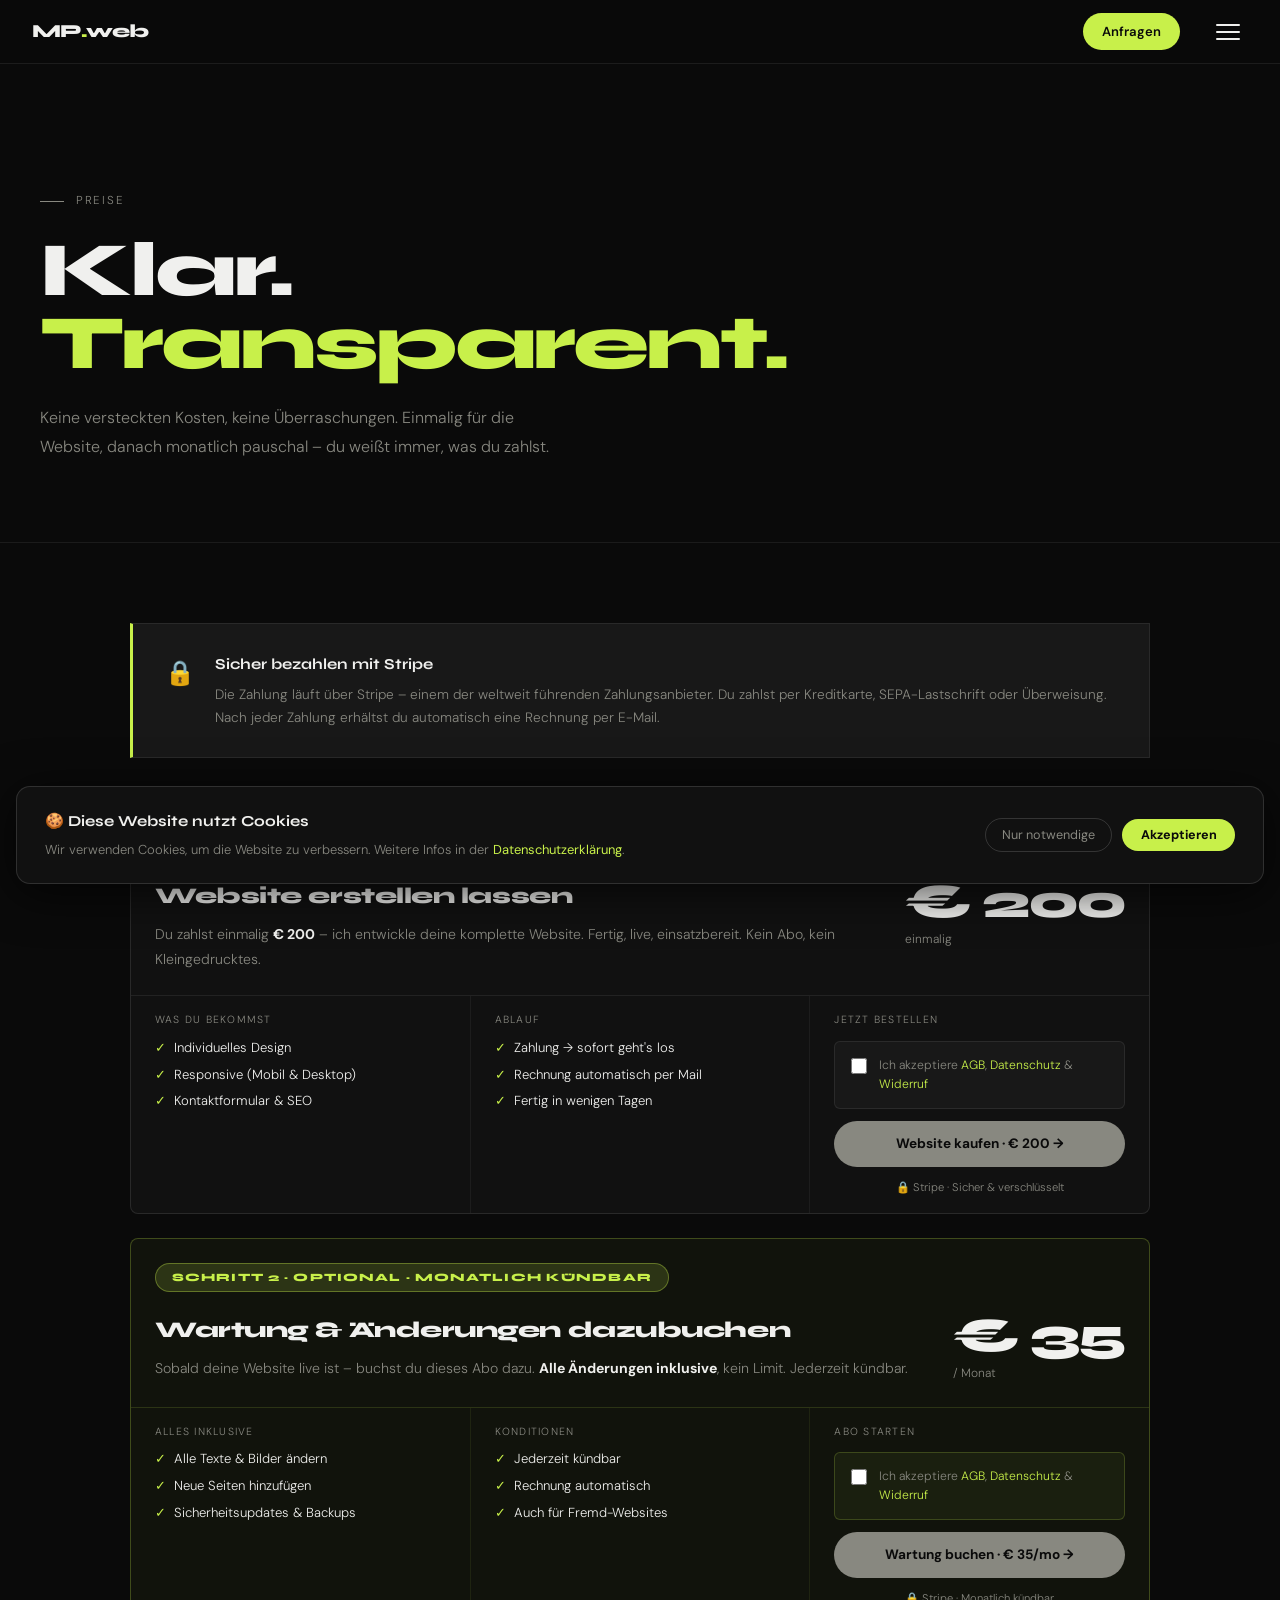
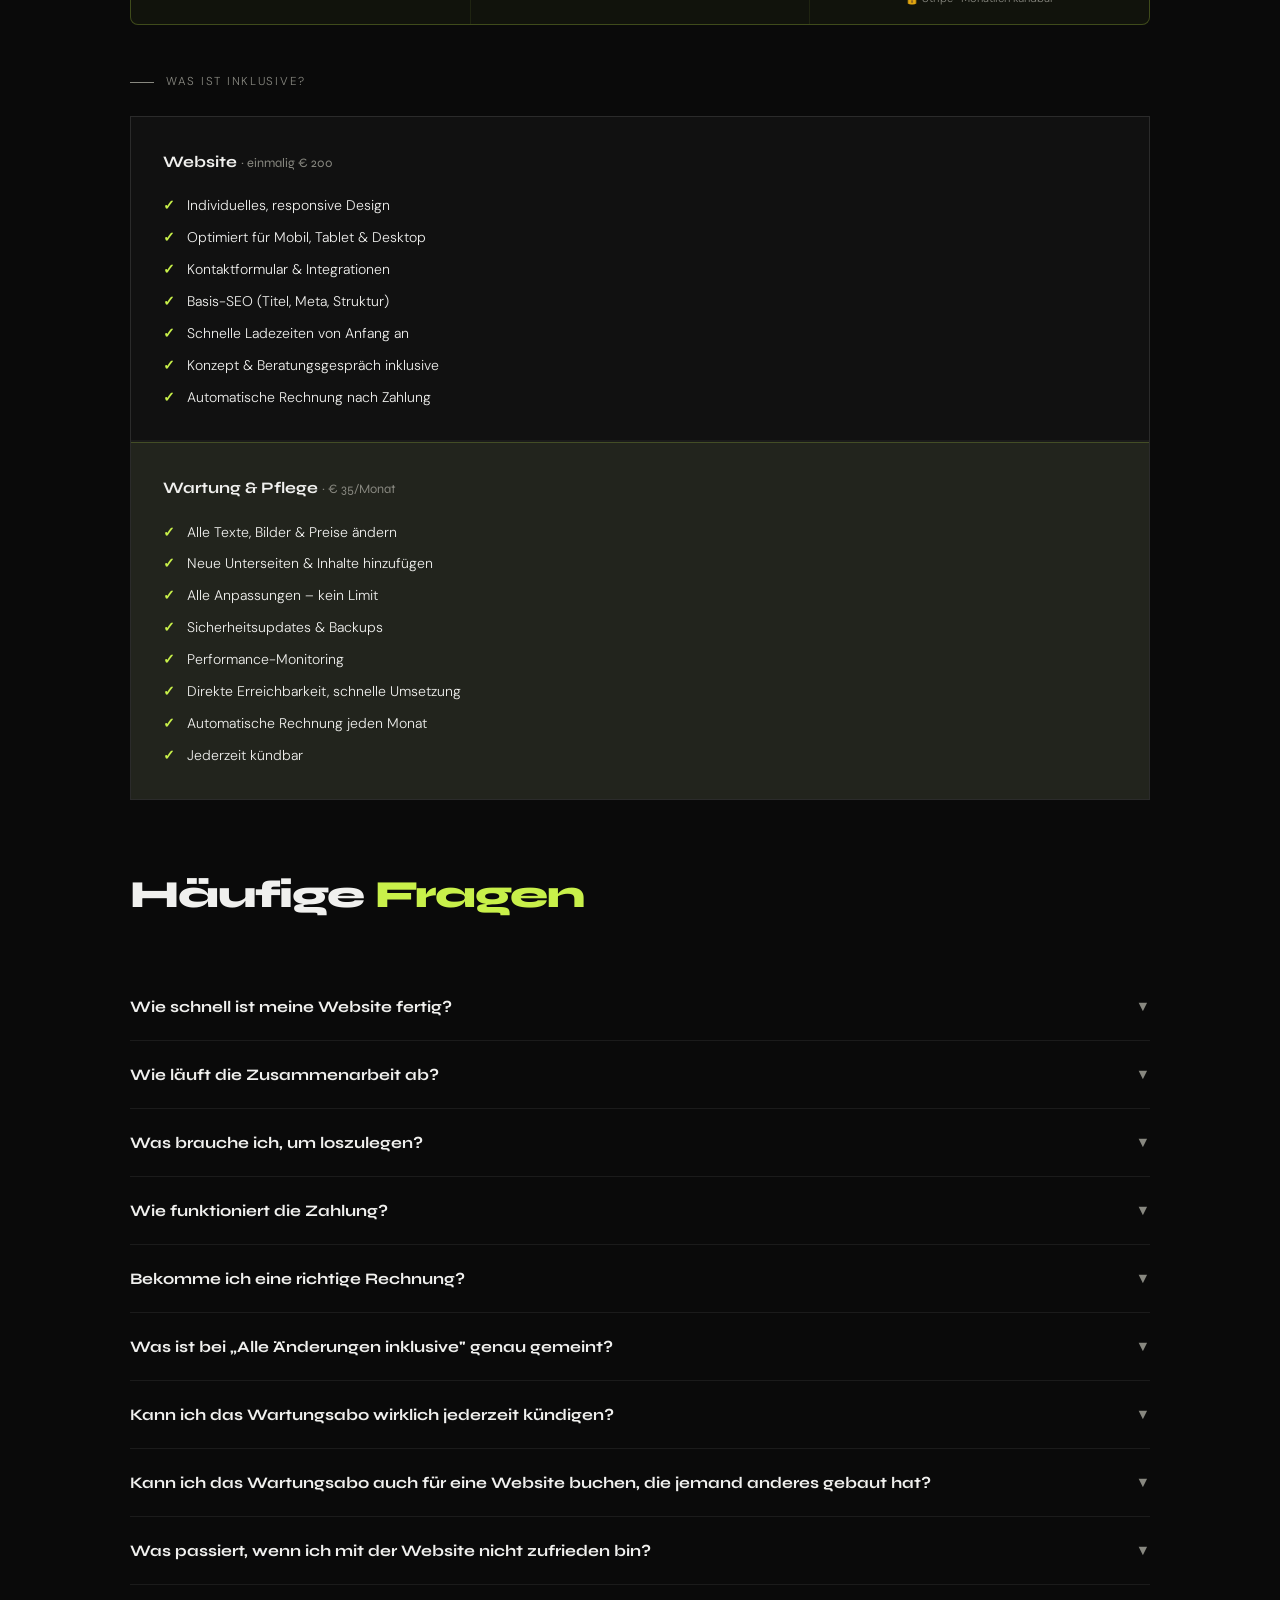
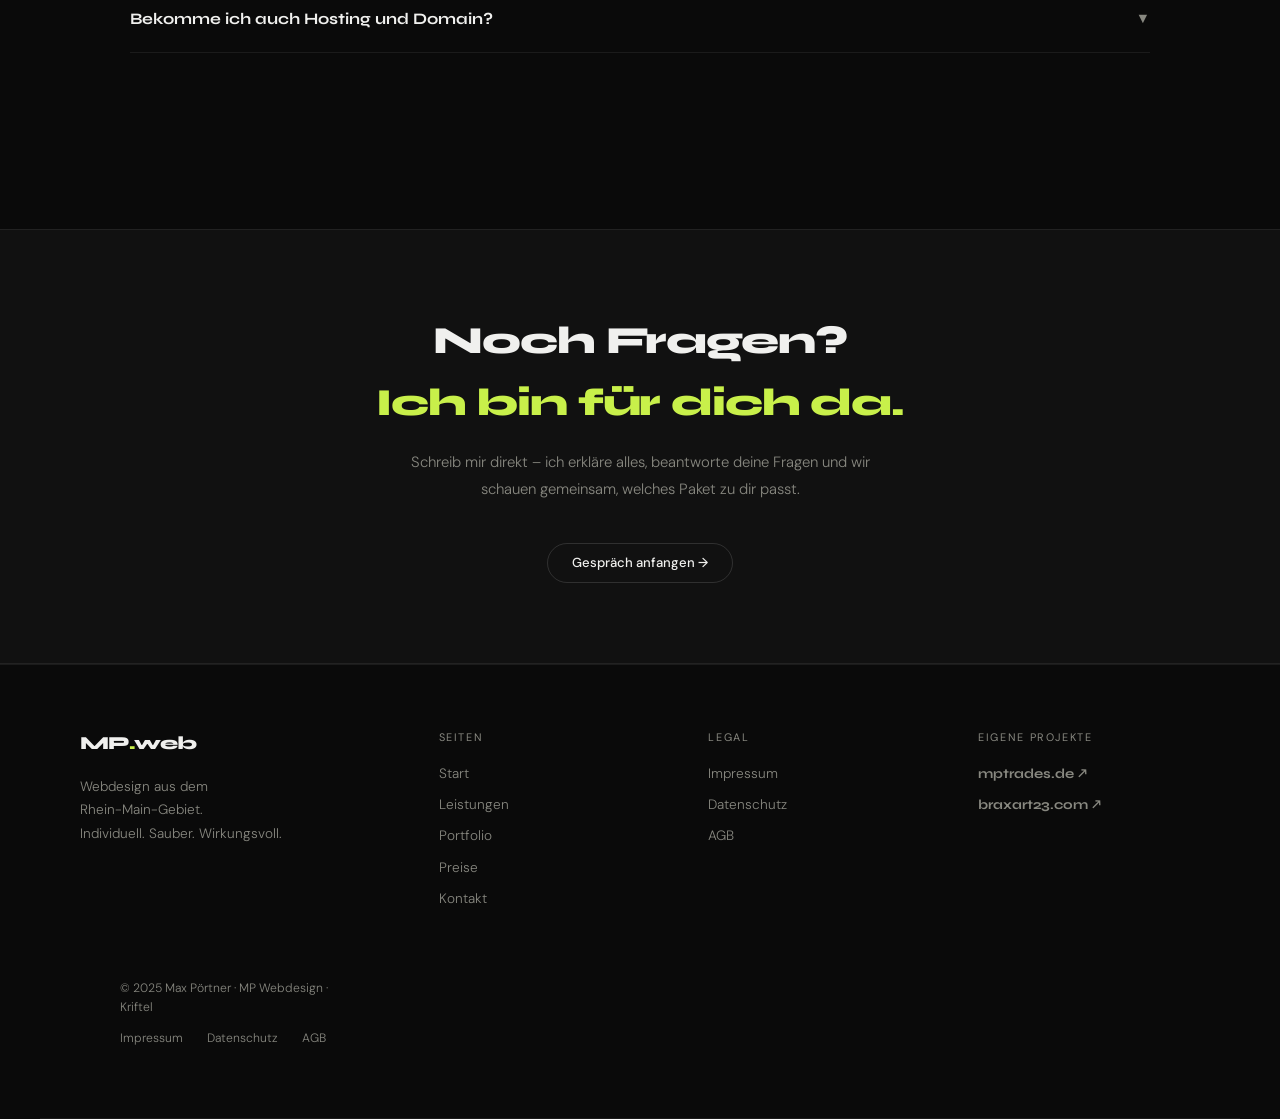
<file: preise-3.html>
<!DOCTYPE html>
<html lang="de">
<head>
<meta charset="UTF-8"/><meta name="viewport" content="width=device-width,initial-scale=1.0"/>
<title>Preise – MP Webdesign</title>
<meta name="description" content="Transparente Preise: Website ab € 200 einmalig, danach € 35/Monat für Pflege & Änderungen."/>
<link rel="icon" type="image/svg+xml" href="data:image/svg+xml,%3Csvg xmlns='http://www.w3.org/2000/svg' viewBox='0 0 32 32'%3E%3Crect width='32' height='32' rx='6' fill='%230a0a0a'/%3E%3Ctext x='50%25' y='54%25' dominant-baseline='middle' text-anchor='middle' font-family='Arial Black,sans-serif' font-weight='900' font-size='13' fill='%23f0f0ee' letter-spacing='-1'%3EMP%3C/text%3E%3Ccircle cx='25' cy='22' r='4' fill='%23c8f04a'/%3E%3C/svg%3E">
<link rel="preconnect" href="https://fonts.googleapis.com">
<link href="https://fonts.googleapis.com/css2?family=Syne:wght@400;600;700;800&family=DM+Sans:opsz,wght@9..40,300;9..40,400;9..40,500&display=swap" rel="stylesheet">
<style>
*,*::before,*::after{box-sizing:border-box;margin:0;padding:0}
html{scroll-behavior:smooth}
body{padding-top:64px;background:#0a0a0a;color:#f0f0ee;font-family:'DM Sans',sans-serif;font-weight:300;line-height:1.6;overflow-x:hidden;max-width:100vw}
:root{--bg:#0a0a0a;--s1:#111;--s2:#181818;--s3:#1e1e1e;--b:rgba(255,255,255,.07);--b2:rgba(255,255,255,.13);--text:#f0f0ee;--muted:#888880;--accent:#c8f04a;--accent2:#7df9c0}
/* ── NAV ── */
nav{position:fixed;top:0;left:0;right:0;z-index:500;height:64px;padding:0 2rem;
  display:flex;align-items:center;justify-content:space-between;
  background:rgba(10,10,10,.97);border-bottom:1px solid rgba(255,255,255,.08)}
.nav-logo{font-family:'Syne',sans-serif;font-weight:800;font-size:1.15rem;
  letter-spacing:-.03em;color:#f0f0ee;text-decoration:none}
.nav-logo span{color:#c8f04a}
/* nav-links HIDDEN by default, toggled by JS */
.nav-links{list-style:none;display:none;position:absolute;top:64px;left:0;right:0;
  flex-direction:column;background:#0d0d0d;border-bottom:1px solid rgba(255,255,255,.08);
  padding:1rem 0;gap:0;z-index:499}
.nav-links.open{display:flex}
.nav-links li{width:100%}
.nav-links a{color:#888880;text-decoration:none;font-size:.95rem;font-weight:400;
  display:block;padding:.85rem 2rem;transition:color .2s,background .2s;border-left:3px solid transparent}
.nav-links a:hover{color:#f0f0ee;background:rgba(255,255,255,.04);border-left-color:#c8f04a}
.nav-links a.active{color:#f0f0ee;border-left-color:#c8f04a}
.nav-cta{background:#c8f04a;color:#0a0a0a;padding:.48rem 1.2rem;border-radius:100px;
  font-family:'DM Sans',sans-serif;font-size:.82rem;font-weight:600;text-decoration:none;
  border:none;cursor:pointer;display:inline-flex;align-items:center;
  transition:transform .2s,box-shadow .2s;white-space:nowrap}
.nav-cta:hover{transform:translateY(-1px);box-shadow:0 8px 24px rgba(200,240,74,.3)}
/* BURGER - always visible */
.burger{background:none;border:none;cursor:pointer;padding:8px;
  display:flex;flex-direction:column;gap:5px;z-index:600;margin-left:1rem}
.burger span{display:block;width:24px;height:2px;background:#f0f0ee;
  transition:all .3s ease;transform-origin:center;border-radius:2px}
.burger.open span:nth-child(1){transform:translateY(7px) rotate(45deg)}
.burger.open span:nth-child(2){opacity:0;transform:scaleX(0)}
.burger.open span:nth-child(3){transform:translateY(-7px) rotate(-45deg)}
/* NAV WRAPPER right side */
.nav-right{display:flex;align-items:center;gap:.75rem}

/* PAGE HERO */
.ph{padding:8rem 2.5rem 5rem;border-bottom:1px solid var(--b);position:relative;overflow:hidden;isolation:isolate}
.hero-grid{position:absolute;inset:0;background-image:linear-gradient(to bottom,transparent 55%,#0a0a0a 100%),repeating-linear-gradient(0deg,transparent,transparent 79px,var(--b) 80px),repeating-linear-gradient(90deg,transparent,transparent 79px,var(--b) 80px);background-size:100% 100%,80px 80px,80px 80px;z-index:0;pointer-events:none}
.glow-r{pointer-events:none;position:absolute;top:-10%;right:-5%;width:650px;height:650px;background:radial-gradient(circle,rgba(200,240,74,.1) 0%,transparent 65%);pointer-events:none}
.ph h1{font-family:'Syne',sans-serif;font-size:clamp(2.8rem,6vw,6rem);font-weight:800;line-height:.95;letter-spacing:-.04em;margin-bottom:1.5rem}
.ph h1 span{color:var(--accent)}
.ph p{max-width:520px;color:var(--muted);font-size:1rem;line-height:1.8;font-weight:300}
.eye{display:flex;align-items:center;gap:.75rem;margin-bottom:1.5rem}
.eye::before{content:'';width:24px;height:1px;background:var(--muted)}
.eye span{color:var(--muted);font-size:.72rem;letter-spacing:.15em;text-transform:uppercase}

/* BUTTONS */
.btn-f{display:inline-flex;align-items:center;justify-content:center;gap:.5rem;padding:.95rem 2.25rem;border-radius:100px;background:var(--accent);color:#0a0a0a;font-family:'DM Sans',sans-serif;font-size:.9rem;font-weight:700;letter-spacing:-.01em;text-decoration:none;border:none;cursor:pointer;transition:transform .2s,box-shadow .2s;width:100%}
.btn-f:hover{transform:translateY(-2px);box-shadow:0 12px 36px rgba(200,240,74,.3)}
.btn-o{display:inline-flex;align-items:center;justify-content:center;gap:.5rem;padding:.95rem 2.25rem;border-radius:100px;background:none;color:var(--text);border:1px solid var(--b2);font-family:'DM Sans',sans-serif;font-size:.9rem;font-weight:500;text-decoration:none;cursor:pointer;transition:all .2s;width:100%}
.btn-o:hover{border-color:rgba(255,255,255,.3);background:var(--s1)}
.btn-o.sm{padding:.55rem 1.5rem;font-size:.82rem;width:auto}

/* PRICING CARDS */
.pricing-hero{padding:5rem 2.5rem 6rem;max-width:1100px;margin:0 auto}
.plans{display:grid;grid-template-columns:1fr 1fr;gap:2rem;margin-bottom:5rem;margin-top:1rem}

.plan{background:var(--s1);border:1px solid var(--b);padding:0;overflow:visible;position:relative;width:100%;box-sizing:border-box;transition:border-color .3s}
.plan:hover{border-color:rgba(255,255,255,.15)}
.plan.featured{border-color:var(--accent);background:rgba(200,240,74,.04)}
.plan.featured:hover{border-color:var(--accent)}

.plan-badge{position:absolute;top:0;right:1rem;background:var(--accent);color:#0a0a0a;font-family:'DM Sans',sans-serif;font-size:.68rem;font-weight:700;letter-spacing:.1em;text-transform:uppercase;padding:.3rem .85rem;border-radius:0 0 8px 8px}

.plan-top{padding:2.5rem 2.5rem 0}
.plan-type{font-size:.7rem;letter-spacing:.15em;text-transform:uppercase;color:var(--muted);display:block;margin-bottom:1rem}
.plan.featured .plan-type{color:var(--accent)}
.plan-name{font-family:'Syne',sans-serif;font-size:1.4rem;font-weight:800;letter-spacing:-.02em;margin-bottom:.35rem}
.plan-tagline{color:var(--muted);font-size:.88rem;line-height:1.6;margin-bottom:2rem;font-weight:300}

.plan-price-block{display:flex;align-items:baseline;gap:.5rem;margin-bottom:.4rem}
.plan-price{font-family:'Syne',sans-serif;font-size:4rem;font-weight:800;letter-spacing:-.05em;line-height:1}
.plan-currency{font-family:'Syne',sans-serif;font-size:1.5rem;font-weight:700;color:var(--muted);align-self:flex-start;margin-top:.5rem}
.plan-period{color:var(--muted);font-size:.85rem;font-weight:300}
.plan-note{color:var(--muted);font-size:.78rem;margin-bottom:2rem;font-weight:300}

.plan-divider{height:1px;background:var(--b);margin:0 2.5rem}

.plan-features{padding:2rem 2.5rem;display:flex;flex-direction:column;gap:.8rem;margin-bottom:2rem}
.plan-feat{display:flex;align-items:flex-start;gap:.85rem;font-size:.875rem;color:var(--text);font-weight:300;line-height:1.5}
.plan-feat::before{content:'✓';color:var(--accent);font-weight:700;flex-shrink:0;margin-top:.05em;font-size:.95rem}
.plan-feat.dim{color:var(--muted)}
.plan-feat.dim::before{content:'–';color:#333;font-weight:400}

.plan-cta{padding:0 2.5rem 2.5rem}

/* STRIPE INFO BOX */
.stripe-info{background:var(--s2);border:1px solid var(--b);border-left:3px solid var(--accent);padding:1.75rem 2rem;margin-bottom:3rem;display:flex;align-items:flex-start;gap:1.25rem}
.stripe-icon{font-size:1.5rem;flex-shrink:0;margin-top:.1rem}
.stripe-info h3{font-family:'Syne',sans-serif;font-size:.95rem;font-weight:700;margin-bottom:.4rem}
.stripe-info p{color:var(--muted);font-size:.85rem;line-height:1.7;font-weight:300}

/* COMPARISON TABLE */
.compare{border:1px solid var(--b);overflow:hidden;margin-bottom:5rem}
.compare-head{display:grid;grid-template-columns:1fr 160px 200px;background:var(--s2)}
.chc{padding:1.2rem 1.5rem;font-family:'Syne',sans-serif;font-size:.82rem;font-weight:700;text-align:center;border-left:1px solid var(--b);color:var(--text)}
.chc:first-child{text-align:left;border-left:none;color:var(--muted);font-size:.7rem;letter-spacing:.12em;text-transform:uppercase;font-family:'DM Sans',sans-serif;font-weight:300}
.chc.hi{color:var(--accent)}
.crow{display:grid;grid-template-columns:1fr 160px 200px;border-top:1px solid var(--b);transition:background .2s}
.crow:hover{background:var(--s2)}
.cc{padding:.9rem 1.5rem;font-size:.84rem;color:var(--muted);font-weight:300;display:flex;align-items:center}
.cv{padding:.9rem 1rem;text-align:center;display:flex;align-items:center;justify-content:center;border-left:1px solid var(--b);font-size:.82rem;color:var(--muted)}
.cv.yes{color:var(--accent);font-size:1.05rem;font-weight:700}
.cv.no{color:#222}

/* FAQ */
.faq{margin-bottom:5rem}
.faq h2{font-family:'Syne',sans-serif;font-size:clamp(1.8rem,3vw,2.5rem);font-weight:800;letter-spacing:-.03em;margin-bottom:3rem}
.faq h2 span{color:var(--accent)}
.faq-item{border-bottom:1px solid var(--b);overflow:hidden}
.faq-q{width:100%;background:none;border:none;cursor:pointer;display:flex;align-items:center;justify-content:space-between;padding:1.5rem 0;text-align:left;font-family:'Syne',sans-serif;font-size:1rem;font-weight:700;color:var(--text);gap:1rem;transition:color .2s}
.faq-q:hover{color:var(--accent)}
.faq-arrow{font-size:.9rem;transition:transform .3s;flex-shrink:0;color:var(--muted)}
.faq-item.open .faq-arrow{transform:rotate(180deg);color:var(--accent)}
.faq-a{max-height:0;overflow:hidden;transition:max-height .35s ease,padding .35s ease}
.faq-item.open .faq-a{max-height:400px;padding-bottom:1.25rem}
.faq-item.open .faq-a{max-height:200px;padding-bottom:1.5rem}
.faq-a p{color:var(--muted);font-size:.9rem;line-height:1.8;font-weight:300}

/* CTA STRIP */
.cta-strip{background:var(--s1);border-top:1px solid var(--b);border-bottom:1px solid var(--b);padding:5rem 2.5rem;text-align:center}
.cta-strip h2{font-family:'Syne',sans-serif;font-size:clamp(1.8rem,3vw,2.8rem);font-weight:800;letter-spacing:-.03em;margin-bottom:1rem}
.cta-strip h2 span{color:var(--accent)}
.cta-strip p{color:var(--muted);font-size:.93rem;line-height:1.8;font-weight:300;max-width:480px;margin:0 auto 2.5rem}

/* FOOTER */
footer{border-top:1px solid var(--b)}
.fi{display:grid;grid-template-columns:1fr 1fr 1fr;gap:4rem;padding:4rem 2.5rem 3rem;border-bottom:1px solid var(--b)}
.fb p{color:var(--muted);font-size:.85rem;line-height:1.75;font-weight:300;margin-top:.85rem}
.fn{display:flex;flex-direction:column;gap:.6rem}
.fn a{color:var(--muted);text-decoration:none;font-size:.85rem;font-weight:300;transition:color .2s}
.fn a:hover{color:var(--text)}
.fs{font-size:.68rem;letter-spacing:.12em;text-transform:uppercase;color:var(--muted);margin-bottom:.25rem;display:block}
.fp{display:flex;flex-direction:column;gap:.6rem}
.fp a{color:var(--muted);text-decoration:none;font-family:'Syne',sans-serif;font-weight:700;font-size:.85rem;transition:color .2s}
.fp a:hover{color:var(--accent)}
.fbot{padding:1.3rem 2.5rem;display:flex;justify-content:space-between;align-items:center;flex-wrap:wrap;gap:1rem;box-sizing:border-box;width:100%}
.fbot p,.fbot a{color:var(--muted);font-size:.76rem;text-decoration:none;transition:color .2s}
.fbot a:hover{color:var(--text)}

/* REVEAL */
.rev{opacity:0;transform:translateY(22px);transition:opacity .7s ease,transform .7s ease}
.rev.vis{opacity:1;transform:none}

@keyframes fadeUp{from{opacity:0;transform:translateY(28px)}to{opacity:1;transform:translateY(0)}}
@keyframes pulse{0%,100%{opacity:1;transform:scale(1)}50%{opacity:.5;transform:scale(.7)}}

.compare-head,.crow{grid-template-columns:1fr 120px 140px}.fi{grid-template-columns:1fr 1fr}}
.compare{overflow-x:auto}.compare-head,.crow{min-width:480px}.fi{grid-template-columns:1fr}.fbot{flex-direction:column;text-align:center}}



/* ── FOOTER CENTERING ── */
footer{border-top:1px solid rgba(255,255,255,.07);width:100%;box-sizing:border-box}
.footer-wrap{max-width:1200px;margin:0 auto;width:100%}
.footer-grid{display:grid;grid-template-columns:1.4fr 1fr 1fr 1fr;gap:3rem;
  padding:4rem 2.5rem 3rem;border-bottom:1px solid rgba(255,255,255,.07);
  box-sizing:border-box;width:100%}
.footer-bottom{padding:1.3rem 2.5rem;display:flex;justify-content:space-between;
  align-items:center;flex-wrap:wrap;gap:.75rem;box-sizing:border-box;width:100%}
.footer-bottom p,.footer-bottom a{color:#888880;font-size:.76rem;text-decoration:none;transition:color .2s}
.footer-bottom a:hover{color:#f0f0ee}
@media(max-width:860px){
  .footer-grid{grid-template-columns:1fr 1fr!important;gap:2rem!important;padding:2.5rem 1.25rem!important}
  .footer-bottom{padding:1rem 1.25rem!important;flex-direction:column!important;text-align:center!important;gap:.5rem!important}
  .footer-bottom div{justify-content:center!important}
}
@media(max-width:500px){
  .footer-grid{grid-template-columns:1fr!important}
}
</style>
</head>
<body>
<style id="mobileFix">
/* ══════════════════════════════════════════
   DEFINITIVE MOBILE FIX – alle Seiten
   ══════════════════════════════════════════ */

/* 1. Prevent ALL horizontal scroll */
html { overflow-x: hidden !important; }
body { overflow-x: hidden !important; max-width: 100vw !important; }

/* 2. Nav always fixed at top */
nav { position: fixed !important; top: 0 !important; left: 0 !important;
      right: 0 !important; z-index: 500 !important; }

/* 3. Cookie banner never clipped */
#cookieBanner {
  position: fixed !important; z-index: 9999 !important;
  left: 1rem !important; right: 1rem !important;
  bottom: 1rem !important; width: auto !important;
  transform: none !important; max-width: none !important;
}

/* 4. Iframes fill container properly */
.pc-thumb {
  width: 100% !important; height: 200px !important;
  aspect-ratio: unset !important; overflow: hidden !important;
  position: relative !important;
}
.pc-thumb iframe {
  position: absolute !important; top: 0 !important; left: 0 !important;
  width: 200% !important; height: 200% !important;
  transform: scale(0.5) !important; transform-origin: top left !important;
  border: none !important; pointer-events: none !important;
}
.proj-img-wrap { overflow: hidden !important; }
.proj-img-wrap iframe {
  width: 200% !important; height: 200% !important;
  transform: scale(0.5) !important; transform-origin: top left !important;
  border: none !important; pointer-events: none !important; display: block !important;
}
.pj-thumb { overflow: hidden !important; position: relative !important; }
.pj-thumb iframe {
  position: absolute !important; top: 0 !important; left: 0 !important;
  width: 200% !important; height: 200% !important;
  transform: scale(0.5) !important; transform-origin: top left !important;
  border: none !important; pointer-events: none !important;
}

@media (max-width: 860px) {

  /* ── PAGE HERO PADDING FIX (text not cut off) ── */
  .ph, .page-hero {
    padding-top: 3.5rem !important;
    padding-bottom: 2.5rem !important;
    padding-left: 1.25rem !important;
    padding-right: 1.25rem !important;
  }
  .ph h1, .page-hero h1 {
    font-size: clamp(2.2rem, 8vw, 3.5rem) !important;
    margin-bottom: 1rem !important;
  }

  /* ── HERO ── */
  .hero {
    padding: 3rem 1.25rem 3rem !important;
    min-height: unset !important;
  }
  .hero h1 { font-size: clamp(2rem, 8vw, 3.5rem) !important; }
  .hero-body { font-size: .9rem !important; max-width: 100% !important; }
  .hero-btns {
    flex-direction: column !important; width: 100% !important; gap: .75rem !important;
  }
  .hero-btns a { width: 100% !important; justify-content: center !important; }

  /* ── ALL SECTION PADDING ── */
  .sec, .section, .sdark, .section-dark,
  .pricing-hero, .legal-page, .lp2, .page {
    padding-left: 1.25rem !important;
    padding-right: 1.25rem !important;
  }

  /* ── GRIDS → 1 COLUMN ── */
  .about-g, .lg, .pg, .pc2, .plans, .card-grid, .portfolio-grid,
  .price-cards, .contact-grid, .cg, .features-grid, .info-row,
  .proc, .process-grid, .fi {
    grid-template-columns: 1fr !important;
  }

  /* All inline grid → 1 col */
  [style*="grid-template-columns"] {
    grid-template-columns: 1fr !important;
    min-width: 0 !important;
  }

  /* ── INLINE PADDING REDUCTION ── */
  [style*="padding:2.5rem"]  { padding: 1.25rem !important; }
  [style*="padding:4rem 3rem"] { padding: 1.5rem 1.25rem !important; }
  [style*="padding:5.5rem 3rem"] { padding: 2rem 1.25rem !important; }
  [style*="padding:4rem 2.5rem"] { padding: 1.75rem 1.25rem !important; }

  /* ── TYPOGRAPHY ── */
  .sh2, .section-h2 { font-size: clamp(1.5rem, 6vw, 2.2rem) !important; }
  .lh { font-size: clamp(1.3rem, 5vw, 2rem) !important; }
  [style*="text-align:right"] { text-align: left !important; }
  [style*="min-width:120px"] { min-width: 0 !important; }

  /* ── PORTFOLIO ── */
  .proj-acc-inner { flex-direction: column !important; }
  .proj-img-wrap { flex: 0 0 200px !important; height: 200px !important; }
  .proj-right { min-height: 0 !important; }
  .pj, .proj-item { grid-template-columns: 1fr !important; direction: ltr !important; }
  .pj * { direction: ltr !important; }
  .pji, .proj-info { padding: 1.5rem 1.25rem !important; }

  /* ── LEISTUNGEN ACCORDION ── */
  .acc-inner { grid-template-columns: 1fr !important; padding-left: 0 !important; }
  .li, .leistung-item { grid-template-columns: 36px 1fr !important; }
  .li > *:last-child, .leistung-item > *:last-child { grid-column: 2 !important; }
  .pstep, .process-step {
    border-right: none !important;
    border-bottom: 1px solid rgba(255,255,255,.07) !important;
  }

  /* ── PREISE ── */
  .plans { grid-template-columns: 1fr !important; }
  .plan { width: 100% !important; min-width: 0 !important; overflow: visible !important; }
  .plan-top, .plan-cta, .plan-features {
    padding-left: 1.25rem !important; padding-right: 1.25rem !important;
  }
  .plan-price { font-size: 2.2rem !important; }
  .price-card-top { flex-direction: column !important; }
  .price-big { text-align: left !important; }

  /* ── CONTACT ── */
  .cl, .contact-left {
    border-right: none !important;
    border-bottom: 1px solid rgba(255,255,255,.07) !important;
    padding: 2rem 1.25rem !important;
  }
  .cr, .contact-right { padding: 2rem 1.25rem !important; }

  /* ── STATS ── */
  .stats, .stats-bar {
    gap: 1.25rem !important; padding: 1.5rem 1.25rem !important;
    flex-wrap: wrap !important; justify-content: center !important;
  }
  .sn, .stat-n { font-size: 1.9rem !important; }

  /* ── TABLES ── */
  .pt, .compare, .price-table { overflow-x: auto !important; }

  /* ── MISC ── */
  [style*="width:55%"][style*="opacity"] { display: none !important; }
  .scroll-hint { display: none !important; }
  .mq, .marquee-wrap { overflow: hidden !important; }
  nav { padding: 0 1.25rem !important; height: 56px !important; }
  [style*="border-right:1px solid rgba(255"] {
    border-right: none !important;
    border-bottom: 1px solid rgba(255,255,255,.07) !important;
  }
  [style*="border-right:1px solid rgba(200,240"] {
    border-right: none !important;
    border-bottom: 1px solid rgba(200,240,74,.12) !important;
  }
  .cta-group { flex-direction: column !important; align-items: stretch !important; }
  .cta-group a { text-align: center !important; justify-content: center !important; }
  .btn-f, .btn-o { width: 100% !important; justify-content: center !important; }

  /* ── PC-THUMB on mobile ── */
  .pc-thumb { height: 180px !important; }

  /* ── WARTUNG ── */
  .price-card-main [style*="grid-template-columns"] {
    grid-template-columns: 1fr !important;
  }
  .features-grid { grid-template-columns: 1fr !important; }
  .info-row { grid-template-columns: 1fr !important; }
}

/* ── FOOTER CENTERING ── */
  .fbot { padding: 1rem 1.25rem !important; }
  footer { width: 100% !important; overflow: hidden !important; }
  [style*="padding:4rem 2.5rem 3rem"] { padding: 2.5rem 1.25rem !important; }

@media (max-width: 500px) {
  body { padding-top: 56px !important; }
  [style*="grid-template-columns"] { grid-template-columns: 1fr !important; }
  .fi { grid-template-columns: 1fr !important; }
  .fbot { flex-direction: column !important; text-align: center !important; gap: .5rem !important; }
  .hero h1 { font-size: clamp(1.8rem, 7vw, 2.5rem) !important; }
  .pc-thumb { height: 150px !important; }
  nav { padding: 0 1rem !important; }
  .ph h1 { font-size: clamp(1.9rem, 7vw, 2.5rem) !important; }
}
</style>
<!-- NAV -->
<nav id="nav">
  <a href="index.html" class="nav-logo">MP<span>.</span>web</a>
  <div class="nav-right">
    <a href="kontakt.html" class="nav-cta">Anfragen</a>
    <button class="burger" id="burger" onclick="toggleMob()" aria-label="Menü">
      <span></span><span></span><span></span>
    </button>
  </div>
  <ul class="nav-links" id="navLinks">
    <li><a href="index.html" onclick="closeMob()">Start</a></li>
    <li><a href="leistungen.html" onclick="closeMob()">Leistungen</a></li>
    <li><a href="portfolio.html" onclick="closeMob()">Portfolio</a></li>
    <li><a href="preise.html" class="active" onclick="closeMob()">Preise</a></li>
    <li><a href="kontakt.html" onclick="closeMob()">Kontakt</a></li>
  </ul>
</nav>
<!-- PAGE HERO -->
<div class="ph">
  <div style="position:relative;z-index:1">
    <div class="eye"><span>Preise</span></div>
    <h1>Klar.<br><span>Transparent.</span></h1>
    <p>Keine versteckten Kosten, keine Überraschungen. Einmalig für die Website, danach monatlich pauschal – du weißt immer, was du zahlst.</p>
  </div>
</div>

<!-- MAIN PRICING -->
<div class="pricing-hero" style="position:relative;z-index:1;background:#0a0a0a">

  <!-- STRIPE INFO -->
  <div class="stripe-info rev">
    <span class="stripe-icon">🔒</span>
    <div>
      <h3>Sicher bezahlen mit Stripe</h3>
      <p>Die Zahlung läuft über Stripe – einem der weltweit führenden Zahlungsanbieter. Du zahlst per Kreditkarte, SEPA-Lastschrift oder Überweisung. Nach jeder Zahlung erhältst du automatisch eine Rechnung per E-Mail.</p>
    </div>
  </div>

      <!-- ── SCHRITTE ── -->
  <div style="margin-bottom:3rem">

    <!-- SCHRITT 1 -->
    <div class="step-card" style="background:#111;border:1px solid rgba(255,255,255,.1);border-radius:8px;margin-bottom:1.5rem;overflow:hidden">
      <div style="background:#c8f04a;display:inline-block;font-family:'Syne',sans-serif;font-size:.7rem;font-weight:800;letter-spacing:.1em;color:#0a0a0a;padding:.3rem 1rem;margin:1.5rem 1.5rem 0">SCHRITT 1 · EINMALIG</div>
      <div style="padding:1.25rem 1.5rem 0">
        <div style="display:flex;align-items:flex-start;justify-content:space-between;gap:1rem;flex-wrap:wrap;margin-bottom:1.5rem">
          <div style="flex:1;min-width:200px">
            <h2 style="font-family:'Syne',sans-serif;font-size:1.4rem;font-weight:800;letter-spacing:-.02em;margin-bottom:.5rem">Website erstellen lassen</h2>
            <p style="color:#888880;font-size:.88rem;line-height:1.75;font-weight:300">Du zahlst einmalig <strong style="color:#f0f0ee">€ 200</strong> – ich entwickle deine komplette Website. Fertig, live, einsatzbereit. Kein Abo, kein Kleingedrucktes.</p>
          </div>
          <div style="flex-shrink:0">
            <p style="font-family:'Syne',sans-serif;font-size:3rem;font-weight:800;letter-spacing:-.05em;line-height:1;color:#f0f0ee">€ 200</p>
            <p style="color:#888880;font-size:.75rem;margin-top:.2rem">einmalig</p>
          </div>
        </div>
      </div>
      <div style="border-top:1px solid rgba(255,255,255,.07);display:flex;flex-wrap:wrap">
        <div style="flex:1;min-width:160px;padding:1rem 1.5rem;border-right:1px solid rgba(255,255,255,.05)">
          <p style="font-size:.65rem;letter-spacing:.12em;text-transform:uppercase;color:#888880;margin-bottom:.5rem">Was du bekommst</p>
          <div style="display:flex;flex-direction:column;gap:.35rem">
            <span style="font-size:.82rem;color:#f0f0ee;font-weight:300;display:flex;gap:.5rem"><span style="color:#c8f04a">✓</span>Individuelles Design</span>
            <span style="font-size:.82rem;color:#f0f0ee;font-weight:300;display:flex;gap:.5rem"><span style="color:#c8f04a">✓</span>Responsive (Mobil & Desktop)</span>
            <span style="font-size:.82rem;color:#f0f0ee;font-weight:300;display:flex;gap:.5rem"><span style="color:#c8f04a">✓</span>Kontaktformular & SEO</span>
          </div>
        </div>
        <div style="flex:1;min-width:160px;padding:1rem 1.5rem;border-right:1px solid rgba(255,255,255,.05)">
          <p style="font-size:.65rem;letter-spacing:.12em;text-transform:uppercase;color:#888880;margin-bottom:.5rem">Ablauf</p>
          <div style="display:flex;flex-direction:column;gap:.35rem">
            <span style="font-size:.82rem;color:#f0f0ee;font-weight:300;display:flex;gap:.5rem"><span style="color:#c8f04a">✓</span>Zahlung → sofort geht's los</span>
            <span style="font-size:.82rem;color:#f0f0ee;font-weight:300;display:flex;gap:.5rem"><span style="color:#c8f04a">✓</span>Rechnung automatisch per Mail</span>
            <span style="font-size:.82rem;color:#f0f0ee;font-weight:300;display:flex;gap:.5rem"><span style="color:#c8f04a">✓</span>Fertig in wenigen Tagen</span>
          </div>
        </div>
        <div style="flex:1;min-width:180px;padding:1rem 1.5rem">
          <p style="font-size:.65rem;letter-spacing:.12em;text-transform:uppercase;color:#888880;margin-bottom:.75rem">Jetzt bestellen</p>
          <div style="display:flex;flex-direction:column;gap:.75rem">
            <div style="display:flex;align-items:flex-start;gap:.75rem;background:rgba(255,255,255,.03);border:1px solid rgba(255,255,255,.08);border-radius:6px;padding:.85rem 1rem">
              <input type="checkbox" id="agb200" onchange="toggleBtn('btn200',this)" style="width:16px;height:16px;flex-shrink:0;margin-top:.15rem;accent-color:#c8f04a;cursor:pointer"/>
              <label for="agb200" style="font-size:.76rem;color:#888880;line-height:1.6;cursor:pointer;font-weight:300">Ich akzeptiere <a href="agb.html" target="_blank" style="color:#c8f04a;text-decoration:none">AGB</a>, <a href="datenschutz.html" target="_blank" style="color:#c8f04a;text-decoration:none">Datenschutz</a> & <a href="impressum.html" target="_blank" style="color:#c8f04a;text-decoration:none">Widerruf</a></label>
            </div>
            <a href="https://buy.stripe.com/cNi9AM6b19mK1Or8jz3F600" id="btn200"
              style="display:flex;align-items:center;justify-content:center;gap:.4rem;background:#888880;color:#0a0a0a;padding:.75rem 1.25rem;border-radius:100px;font-family:'DM Sans',sans-serif;font-size:.85rem;font-weight:700;text-decoration:none;pointer-events:none;transition:background .2s;text-align:center"
              onclick="return document.getElementById('agb200').checked">
              Website kaufen · € 200 →
            </a>
            <p style="font-size:.7rem;color:#888880;text-align:center">🔒 Stripe · Sicher & verschlüsselt</p>
          </div>
        </div>
      </div>
    </div>

    <!-- SCHRITT 2 -->
    <div class="step-card" style="background:rgba(200,240,74,.04);border:1px solid rgba(200,240,74,.25);border-radius:8px;overflow:hidden">
      <div style="background:rgba(200,240,74,.15);border:1px solid rgba(200,240,74,.35);display:inline-block;font-family:'Syne',sans-serif;font-size:.7rem;font-weight:800;letter-spacing:.1em;color:#c8f04a;padding:.3rem 1rem;margin:1.5rem 1.5rem 0;border-radius:100px">SCHRITT 2 · OPTIONAL · MONATLICH KÜNDBAR</div>
      <div style="padding:1.25rem 1.5rem 0">
        <div style="display:flex;align-items:flex-start;justify-content:space-between;gap:1rem;flex-wrap:wrap;margin-bottom:1.5rem">
          <div style="flex:1;min-width:200px">
            <h2 style="font-family:'Syne',sans-serif;font-size:1.4rem;font-weight:800;letter-spacing:-.02em;margin-bottom:.5rem">Wartung & Änderungen dazubuchen</h2>
            <p style="color:#888880;font-size:.88rem;line-height:1.75;font-weight:300">Sobald deine Website live ist – buchst du dieses Abo dazu. <strong style="color:#f0f0ee">Alle Änderungen inklusive</strong>, kein Limit. Jederzeit kündbar.</p>
          </div>
          <div style="flex-shrink:0">
            <p style="font-family:'Syne',sans-serif;font-size:3rem;font-weight:800;letter-spacing:-.05em;line-height:1;color:#f0f0ee">€ 35</p>
            <p style="color:#888880;font-size:.75rem;margin-top:.2rem">/ Monat</p>
          </div>
        </div>
      </div>
      <div style="border-top:1px solid rgba(200,240,74,.15);display:flex;flex-wrap:wrap">
        <div style="flex:1;min-width:160px;padding:1rem 1.5rem;border-right:1px solid rgba(200,240,74,.08)">
          <p style="font-size:.65rem;letter-spacing:.12em;text-transform:uppercase;color:#888880;margin-bottom:.5rem">Alles inklusive</p>
          <div style="display:flex;flex-direction:column;gap:.35rem">
            <span style="font-size:.82rem;color:#f0f0ee;font-weight:300;display:flex;gap:.5rem"><span style="color:#c8f04a">✓</span>Alle Texte & Bilder ändern</span>
            <span style="font-size:.82rem;color:#f0f0ee;font-weight:300;display:flex;gap:.5rem"><span style="color:#c8f04a">✓</span>Neue Seiten hinzufügen</span>
            <span style="font-size:.82rem;color:#f0f0ee;font-weight:300;display:flex;gap:.5rem"><span style="color:#c8f04a">✓</span>Sicherheitsupdates & Backups</span>
          </div>
        </div>
        <div style="flex:1;min-width:160px;padding:1rem 1.5rem;border-right:1px solid rgba(200,240,74,.08)">
          <p style="font-size:.65rem;letter-spacing:.12em;text-transform:uppercase;color:#888880;margin-bottom:.5rem">Konditionen</p>
          <div style="display:flex;flex-direction:column;gap:.35rem">
            <span style="font-size:.82rem;color:#f0f0ee;font-weight:300;display:flex;gap:.5rem"><span style="color:#c8f04a">✓</span>Jederzeit kündbar</span>
            <span style="font-size:.82rem;color:#f0f0ee;font-weight:300;display:flex;gap:.5rem"><span style="color:#c8f04a">✓</span>Rechnung automatisch</span>
            <span style="font-size:.82rem;color:#f0f0ee;font-weight:300;display:flex;gap:.5rem"><span style="color:#c8f04a">✓</span>Auch für Fremd-Websites</span>
          </div>
        </div>
        <div style="flex:1;min-width:180px;padding:1rem 1.5rem">
          <p style="font-size:.65rem;letter-spacing:.12em;text-transform:uppercase;color:#888880;margin-bottom:.75rem">Abo starten</p>
          <div style="display:flex;flex-direction:column;gap:.75rem">
            <div style="display:flex;align-items:flex-start;gap:.75rem;background:rgba(200,240,74,.05);border:1px solid rgba(200,240,74,.2);border-radius:6px;padding:.85rem 1rem">
              <input type="checkbox" id="agb35" onchange="toggleBtn('btn35',this)" style="width:16px;height:16px;flex-shrink:0;margin-top:.15rem;accent-color:#c8f04a;cursor:pointer"/>
              <label for="agb35" style="font-size:.76rem;color:#888880;line-height:1.6;cursor:pointer;font-weight:300">Ich akzeptiere <a href="agb.html" target="_blank" style="color:#c8f04a;text-decoration:none">AGB</a>, <a href="datenschutz.html" target="_blank" style="color:#c8f04a;text-decoration:none">Datenschutz</a> & <a href="impressum.html" target="_blank" style="color:#c8f04a;text-decoration:none">Widerruf</a></label>
            </div>
            <a href="wartung.html" id="btn35"
              style="display:flex;align-items:center;justify-content:center;gap:.4rem;background:#888880;color:#0a0a0a;padding:.75rem 1.25rem;border-radius:100px;font-family:'DM Sans',sans-serif;font-size:.85rem;font-weight:700;text-decoration:none;pointer-events:none;transition:background .2s;text-align:center"
              onclick="return document.getElementById('agb35').checked">
              Wartung buchen · € 35/mo →
            </a>
            <p style="font-size:.7rem;color:#888880;text-align:center">🔒 Stripe · Monatlich kündbar</p>
          </div>
        </div>
      </div>
    </div>

  </div>

  <!-- WHAT'S INCLUDED -->
  <div style="margin-bottom:4rem">
    <div class="eye"><span>Was ist inklusive?</span></div>

    <div style="display:flex;flex-direction:column;gap:1.5px;background:rgba(255,255,255,.07);border:1px solid rgba(255,255,255,.07)">

      <div style="background:#111;padding:2rem">
        <p style="font-family:'Syne',sans-serif;font-size:1rem;font-weight:700;margin-bottom:1.25rem;color:#f0f0ee">Website <span style="color:#888880;font-size:.8rem;font-weight:300">· einmalig € 200</span></p>
        <div style="display:flex;flex-direction:column;gap:.6rem">
          <div style="display:flex;gap:.75rem;font-size:.875rem;color:#f0f0ee;font-weight:300"><span style="color:#c8f04a;font-weight:700;flex-shrink:0">✓</span>Individuelles, responsive Design</div>
          <div style="display:flex;gap:.75rem;font-size:.875rem;color:#f0f0ee;font-weight:300"><span style="color:#c8f04a;font-weight:700;flex-shrink:0">✓</span>Optimiert für Mobil, Tablet & Desktop</div>
          <div style="display:flex;gap:.75rem;font-size:.875rem;color:#f0f0ee;font-weight:300"><span style="color:#c8f04a;font-weight:700;flex-shrink:0">✓</span>Kontaktformular & Integrationen</div>
          <div style="display:flex;gap:.75rem;font-size:.875rem;color:#f0f0ee;font-weight:300"><span style="color:#c8f04a;font-weight:700;flex-shrink:0">✓</span>Basis-SEO (Titel, Meta, Struktur)</div>
          <div style="display:flex;gap:.75rem;font-size:.875rem;color:#f0f0ee;font-weight:300"><span style="color:#c8f04a;font-weight:700;flex-shrink:0">✓</span>Schnelle Ladezeiten von Anfang an</div>
          <div style="display:flex;gap:.75rem;font-size:.875rem;color:#f0f0ee;font-weight:300"><span style="color:#c8f04a;font-weight:700;flex-shrink:0">✓</span>Konzept & Beratungsgespräch inklusive</div>
          <div style="display:flex;gap:.75rem;font-size:.875rem;color:#f0f0ee;font-weight:300"><span style="color:#c8f04a;font-weight:700;flex-shrink:0">✓</span>Automatische Rechnung nach Zahlung</div>
        </div>
      </div>

      <div style="background:rgba(200,240,74,.04);border-top:1px solid rgba(200,240,74,.2);padding:2rem">
        <p style="font-family:'Syne',sans-serif;font-size:1rem;font-weight:700;margin-bottom:1.25rem;color:#f0f0ee">Wartung & Pflege <span style="color:#888880;font-size:.8rem;font-weight:300">· € 35/Monat</span></p>
        <div style="display:flex;flex-direction:column;gap:.6rem">
          <div style="display:flex;gap:.75rem;font-size:.875rem;color:#f0f0ee;font-weight:300"><span style="color:#c8f04a;font-weight:700;flex-shrink:0">✓</span>Alle Texte, Bilder & Preise ändern</div>
          <div style="display:flex;gap:.75rem;font-size:.875rem;color:#f0f0ee;font-weight:300"><span style="color:#c8f04a;font-weight:700;flex-shrink:0">✓</span>Neue Unterseiten & Inhalte hinzufügen</div>
          <div style="display:flex;gap:.75rem;font-size:.875rem;color:#f0f0ee;font-weight:300"><span style="color:#c8f04a;font-weight:700;flex-shrink:0">✓</span>Alle Anpassungen – kein Limit</div>
          <div style="display:flex;gap:.75rem;font-size:.875rem;color:#f0f0ee;font-weight:300"><span style="color:#c8f04a;font-weight:700;flex-shrink:0">✓</span>Sicherheitsupdates & Backups</div>
          <div style="display:flex;gap:.75rem;font-size:.875rem;color:#f0f0ee;font-weight:300"><span style="color:#c8f04a;font-weight:700;flex-shrink:0">✓</span>Performance-Monitoring</div>
          <div style="display:flex;gap:.75rem;font-size:.875rem;color:#f0f0ee;font-weight:300"><span style="color:#c8f04a;font-weight:700;flex-shrink:0">✓</span>Direkte Erreichbarkeit, schnelle Umsetzung</div>
          <div style="display:flex;gap:.75rem;font-size:.875rem;color:#f0f0ee;font-weight:300"><span style="color:#c8f04a;font-weight:700;flex-shrink:0">✓</span>Automatische Rechnung jeden Monat</div>
          <div style="display:flex;gap:.75rem;font-size:.875rem;color:#f0f0ee;font-weight:300"><span style="color:#c8f04a;font-weight:700;flex-shrink:0">✓</span>Jederzeit kündbar</div>
        </div>
      </div>

    </div>
  </div>

  <!-- FAQ -->
  <div class="faq rev">
    <h2>Häufige <span>Fragen</span></h2>

    <div class="faq-item">
      <button class="faq-q" onclick="toggleFaq(this)">
        Wie schnell ist meine Website fertig?
        <span class="faq-arrow">▼</span>
      </button>
      <div class="faq-a">
        <p>In der Regel ist eine einfache Website innerhalb von 3–7 Werktagen fertig – vorausgesetzt, du lieferst mir Texte, Bilder und deine Wünsche zeitnah. Ich informiere dich während des Prozesses und du bekommst einen Link zur Vorschau bevor sie live geht.</p>
      </div>
    </div>

    <div class="faq-item">
      <button class="faq-q" onclick="toggleFaq(this)">
        Wie läuft die Zusammenarbeit ab?
        <span class="faq-arrow">▼</span>
      </button>
      <div class="faq-a">
        <p>Nach deiner Zahlung melde ich mich innerhalb von 24 Stunden per E-Mail. Wir klären kurz deine Wünsche – Farben, Stil, Inhalte. Danach arbeite ich und schicke dir eine Vorschau zur Freigabe. Änderungswünsche setze ich um, bevor die Seite live geht. Alles läuft per E-Mail, unkompliziert und direkt.</p>
      </div>
    </div>

    <div class="faq-item">
      <button class="faq-q" onclick="toggleFaq(this)">
        Was brauche ich, um loszulegen?
        <span class="faq-arrow">▼</span>
      </button>
      <div class="faq-a">
        <p>Nicht viel – im Idealfall hast du eine grobe Vorstellung davon, was die Website zeigen soll (Texte, Logo, Bilder). Falls nicht, helfe ich dir dabei. Du brauchst keine technischen Kenntnisse und musst nichts selbst einrichten. Ich kümmere mich um alles.</p>
      </div>
    </div>

    <div class="faq-item">
      <button class="faq-q" onclick="toggleFaq(this)">
        Wie funktioniert die Zahlung?
        <span class="faq-arrow">▼</span>
      </button>
      <div class="faq-a">
        <p>Die Zahlung läuft über Stripe – einen der sichersten Zahlungsanbieter weltweit. Du zahlst per Kreditkarte oder SEPA-Lastschrift. Nach der Zahlung bekommst du sofort eine Rechnung per E-Mail. Beim Wartungsabo wird monatlich automatisch abgebucht – du musst nichts manuell tun.</p>
      </div>
    </div>

    <div class="faq-item">
      <button class="faq-q" onclick="toggleFaq(this)">
        Bekomme ich eine richtige Rechnung?
        <span class="faq-arrow">▼</span>
      </button>
      <div class="faq-a">
        <p>Ja – Stripe stellt nach jeder Zahlung automatisch eine ordentliche Rechnung aus und schickt sie dir per E-Mail. Als Kleinunternehmer weise ich gemäß § 19 UStG keine Umsatzsteuer aus – das steht auch auf der Rechnung.</p>
      </div>
    </div>

    <div class="faq-item">
      <button class="faq-q" onclick="toggleFaq(this)">
        Was ist bei „Alle Änderungen inklusive" genau gemeint?
        <span class="faq-arrow">▼</span>
      </button>
      <div class="faq-a">
        <p>Alles was du brauchst: Texte ändern, neue Bilder hochladen, Preise aktualisieren, neue Unterseiten hinzufügen, Öffnungszeiten anpassen, Formulare ändern – unbegrenzt. Du schreibst mir per E-Mail was geändert werden soll, ich setze es in der Regel innerhalb von 24 Stunden um.</p>
      </div>
    </div>

    <div class="faq-item">
      <button class="faq-q" onclick="toggleFaq(this)">
        Kann ich das Wartungsabo wirklich jederzeit kündigen?
        <span class="faq-arrow">▼</span>
      </button>
      <div class="faq-a">
        <p>Ja, jederzeit. Keine Mindestlaufzeit, keine Kündigungsfristen. Du kannst direkt über das Stripe-Kundenportal kündigen oder mir einfach eine kurze E-Mail schreiben. Das Abo endet dann zum Ende des laufenden Monats – du verlierst keinen bezahlten Zeitraum.</p>
      </div>
    </div>

    <div class="faq-item">
      <button class="faq-q" onclick="toggleFaq(this)">
        Kann ich das Wartungsabo auch für eine Website buchen, die jemand anderes gebaut hat?
        <span class="faq-arrow">▼</span>
      </button>
      <div class="faq-a">
        <p>Ja. Das Wartungsabo ist nicht auf Websites beschränkt, die ich selbst gebaut habe. Wenn du eine bestehende Website hast und jemanden brauchst, der sie pflegt und aktualisiert, ist das genau das richtige Paket. Schreib mir kurz, womit deine Website gebaut ist, dann schaue ich es mir an.</p>
      </div>
    </div>

    <div class="faq-item">
      <button class="faq-q" onclick="toggleFaq(this)">
        Was passiert, wenn ich mit der Website nicht zufrieden bin?
        <span class="faq-arrow">▼</span>
      </button>
      <div class="faq-a">
        <p>Ich gehe keine Website live, bevor du sie freigegeben hast. Du bekommst eine Vorschau und kannst Änderungen anfragen, bis du zufrieden bist. Falls du grundsätzlich unzufrieden bist, gilt das gesetzliche Widerrufsrecht von 14 Tagen ab Vertragsschluss – einfach per E-Mail melden.</p>
      </div>
    </div>

    <div class="faq-item">
      <button class="faq-q" onclick="toggleFaq(this)">
        Bekomme ich auch Hosting und Domain?
        <span class="faq-arrow">▼</span>
      </button>
      <div class="faq-a">
        <p>Das Paket beinhaltet die Entwicklung deiner Website. Für Hosting und Domain gibt es günstige Anbieter wie IONOS, Strato oder All-Inkl – ich helfe dir bei der Einrichtung und erkläre dir, was du brauchst. Alternativ kann ich deine Website auch direkt bei mir hosten – sprich mich einfach an.</p>
      </div>
    </div>

  </div>

</div><!-- end pricing-hero -->

<!-- CTA STRIP -->
<div class="cta-strip rev">
  <h2>Noch Fragen?<br><span>Ich bin für dich da.</span></h2>
  <p>Schreib mir direkt – ich erkläre alles, beantworte deine Fragen und wir schauen gemeinsam, welches Paket zu dir passt.</p>
  <a href="kontakt.html" class="btn-o sm">Gespräch anfangen →</a>
</div>

<!-- FOOTER -->
<footer>
  <div class="footer-wrap">
    <div class="footer-grid">
      <!-- Brand -->
      <div>
      <a href="index.html" style="font-family:'Syne',sans-serif;font-weight:800;font-size:1.15rem;letter-spacing:-.03em;color:#f0f0ee;text-decoration:none;display:block;margin-bottom:1rem">MP<span style="color:#c8f04a">.</span>web</a>
      <p style="color:#888880;font-size:.85rem;line-height:1.75;font-weight:300">Webdesign aus dem<br>Rhein-Main-Gebiet.<br>Individuell. Sauber. Wirkungsvoll.</p>
    </div>
      <!-- Seiten -->
      <div>
      <p style="font-size:.68rem;letter-spacing:.15em;text-transform:uppercase;color:#888880;margin-bottom:1rem;font-weight:400">Seiten</p>
      <div style="display:flex;flex-direction:column;gap:.6rem">
        <a href="index.html" style="color:#888880;text-decoration:none;font-size:.85rem;font-weight:300;transition:color .2s" onmouseover="this.style.color='#f0f0ee'" onmouseout="this.style.color='#888880'">Start</a>
        <a href="leistungen.html" style="color:#888880;text-decoration:none;font-size:.85rem;font-weight:300;transition:color .2s" onmouseover="this.style.color='#f0f0ee'" onmouseout="this.style.color='#888880'">Leistungen</a>
        <a href="portfolio.html" style="color:#888880;text-decoration:none;font-size:.85rem;font-weight:300;transition:color .2s" onmouseover="this.style.color='#f0f0ee'" onmouseout="this.style.color='#888880'">Portfolio</a>
        <a href="preise.html" style="color:#888880;text-decoration:none;font-size:.85rem;font-weight:300;transition:color .2s" onmouseover="this.style.color='#f0f0ee'" onmouseout="this.style.color='#888880'">Preise</a>
        <a href="kontakt.html" style="color:#888880;text-decoration:none;font-size:.85rem;font-weight:300;transition:color .2s" onmouseover="this.style.color='#f0f0ee'" onmouseout="this.style.color='#888880'">Kontakt</a>
      </div>
    </div>
      <!-- Legal -->
      <div>
      <p style="font-size:.68rem;letter-spacing:.15em;text-transform:uppercase;color:#888880;margin-bottom:1rem;font-weight:400">Legal</p>
      <div style="display:flex;flex-direction:column;gap:.6rem">
        <a href="impressum.html" style="color:#888880;text-decoration:none;font-size:.85rem;font-weight:300;transition:color .2s" onmouseover="this.style.color='#f0f0ee'" onmouseout="this.style.color='#888880'">Impressum</a>
        <a href="datenschutz.html" style="color:#888880;text-decoration:none;font-size:.85rem;font-weight:300;transition:color .2s" onmouseover="this.style.color='#f0f0ee'" onmouseout="this.style.color='#888880'">Datenschutz</a>
        <a href="agb.html" style="color:#888880;text-decoration:none;font-size:.85rem;font-weight:300;transition:color .2s" onmouseover="this.style.color='#f0f0ee'" onmouseout="this.style.color='#888880'">AGB</a>
      </div>
    </div>
      <!-- Projekte -->
      <div>
      <p style="font-size:.68rem;letter-spacing:.15em;text-transform:uppercase;color:#888880;margin-bottom:1rem;font-weight:400">Eigene Projekte</p>
      <div style="display:flex;flex-direction:column;gap:.6rem">
        <a href="https://mptrades.de" target="_blank" rel="noopener" style="color:#888880;text-decoration:none;font-family:'Syne',sans-serif;font-weight:700;font-size:.85rem;transition:color .2s" onmouseover="this.style.color='#c8f04a'" onmouseout="this.style.color='#888880'">mptrades.de ↗</a>
        <a href="https://braxart23.com" target="_blank" rel="noopener" style="color:#888880;text-decoration:none;font-family:'Syne',sans-serif;font-weight:700;font-size:.85rem;transition:color .2s" onmouseover="this.style.color='#c8f04a'" onmouseout="this.style.color='#888880'">braxart23.com ↗</a>
      </div>
    </div>
    <div class="footer-bottom">
      <p>© 2025 Max Pörtner · MP Webdesign · Kriftel</p>
      <div style="display:flex;gap:1.5rem">
        <a href="impressum.html">Impressum</a>
        <a href="datenschutz.html">Datenschutz</a>
        <a href="agb.html">AGB</a>
      </div>
    </div>
  </div>
</footer>

<script>
async function trackConsent(type, nextUrl) {
  // Send AGB consent to Formspree as proof
  try {
    await fetch('https://formspree.io/f/mrerobrq', {
      method: 'POST',
      headers: {'Accept':'application/json','Content-Type':'application/json'},
      body: JSON.stringify({
        _subject: 'AGB-Zustimmung: ' + type,
        typ: type,
        aktion: 'AGB + Datenschutz + Widerrufsbelehrung akzeptiert',
        zeitpunkt: new Date().toLocaleString('de-DE'),
        seite: window.location.href
      })
    });
  } catch(e){}
  window.location.href = nextUrl;
}
function toggleFaq(btn){
  var item=btn.closest('.faq-item');
  var wasOpen=item.classList.contains('open');
  document.querySelectorAll('.faq-item.open').forEach(function(i){i.classList.remove('open');});
  if(!wasOpen) item.classList.add('open');
}
function toggleBtn(id, cb){
  var btn=document.getElementById(id);
  if(cb.checked){
    btn.style.background='#c8f04a';
    btn.style.pointerEvents='auto';
  } else {
    btn.style.background='#888880';
    btn.style.pointerEvents='none';
  }
}
window.addEventListener('scroll',function(){
  var n=document.getElementById('nav');
  if(n) n.classList.toggle('scrolled',window.scrollY>50);
});
function toggleMob(){
  var links=document.getElementById('navLinks');
  var burger=document.getElementById('burger');
  var open=links.classList.toggle('open');
  burger.classList.toggle('open',open);
  document.body.style.overflow=open?'hidden':'';
}
function closeMob(){
  var links=document.getElementById('navLinks');
  var burger=document.getElementById('burger');
  if(links) links.classList.remove('open');
  if(burger) burger.classList.remove('open');
  document.body.style.overflow='';
}
var obs=new IntersectionObserver(function(entries){
  entries.forEach(function(e){
    if(e.isIntersecting){e.target.classList.add('vis');obs.unobserve(e.target);}
  });
},{threshold:.07});
document.querySelectorAll('.rev').forEach(function(el){obs.observe(el);});
</script>


<!-- ── COOKIE BANNER ── -->
<div id="cookieBanner" style="display:none;position:fixed;bottom:1.5rem;left:50%;transform:translateX(-50%);z-index:9999;width:calc(100% - 3rem);max-width:620px;background:#111;border:1px solid rgba(255,255,255,.13);border-radius:14px;padding:1.4rem 1.75rem;box-shadow:0 8px 48px rgba(0,0,0,.7);flex-wrap:wrap;gap:1rem;align-items:center;opacity:0;transition:opacity .35s">
  <div style="flex:1;min-width:220px">
    <p style="font-family:'Syne',sans-serif;font-size:.95rem;font-weight:700;color:#f0f0ee;margin-bottom:.35rem">🍪 Diese Website nutzt Cookies</p>
    <p style="font-size:.81rem;color:#888880;font-weight:300;line-height:1.65">Wir verwenden Cookies, um die Website zu verbessern. Weitere Infos in der <a href="datenschutz.html" style="color:#c8f04a;text-decoration:none;font-weight:400">Datenschutzerklärung</a>.</p>
  </div>
  <div style="display:flex;gap:.65rem;align-items:center;flex-shrink:0">
    <button onclick="denyCookies()" style="background:none;border:1px solid rgba(255,255,255,.15);color:#888880;padding:.48rem 1rem;border-radius:100px;font-family:'DM Sans',sans-serif;font-size:.79rem;cursor:pointer;white-space:nowrap;transition:all .2s" onmouseover="this.style.borderColor='rgba(255,255,255,.3)';this.style.color='#f0f0ee'" onmouseout="this.style.borderColor='rgba(255,255,255,.15)';this.style.color='#888880'">Nur notwendige</button>
    <button onclick="acceptCookies()" style="background:#c8f04a;border:none;color:#0a0a0a;padding:.48rem 1.15rem;border-radius:100px;font-family:'DM Sans',sans-serif;font-size:.79rem;font-weight:700;cursor:pointer;white-space:nowrap;transition:opacity .2s" onmouseover="this.style.opacity='.82'" onmouseout="this.style.opacity='1'">Akzeptieren</button>
  </div>
</div>
<script>
(function(){
  if(!localStorage.getItem('mpweb_cookie_consent')){
    var b=document.getElementById('cookieBanner');
    if(b){
      b.style.display='flex';
      b.style.opacity='0';
      setTimeout(function(){b.style.opacity='1';},50);
    }
  }
})();
function acceptCookies(){
  localStorage.setItem('mpweb_cookie_consent','all');
  hideCookieBanner();
}
function denyCookies(){
  localStorage.setItem('mpweb_cookie_consent','necessary');
  hideCookieBanner();
}
function hideCookieBanner(){
  var b=document.getElementById('cookieBanner');
  if(b){
    b.style.transition='opacity .35s,transform .35s';
    b.style.opacity='0';
    b.style.transform='translateX(-50%) translateY(16px)';
    setTimeout(function(){b.style.display='none';},380);
  }
}
</script>
</body>
</html>
</file>
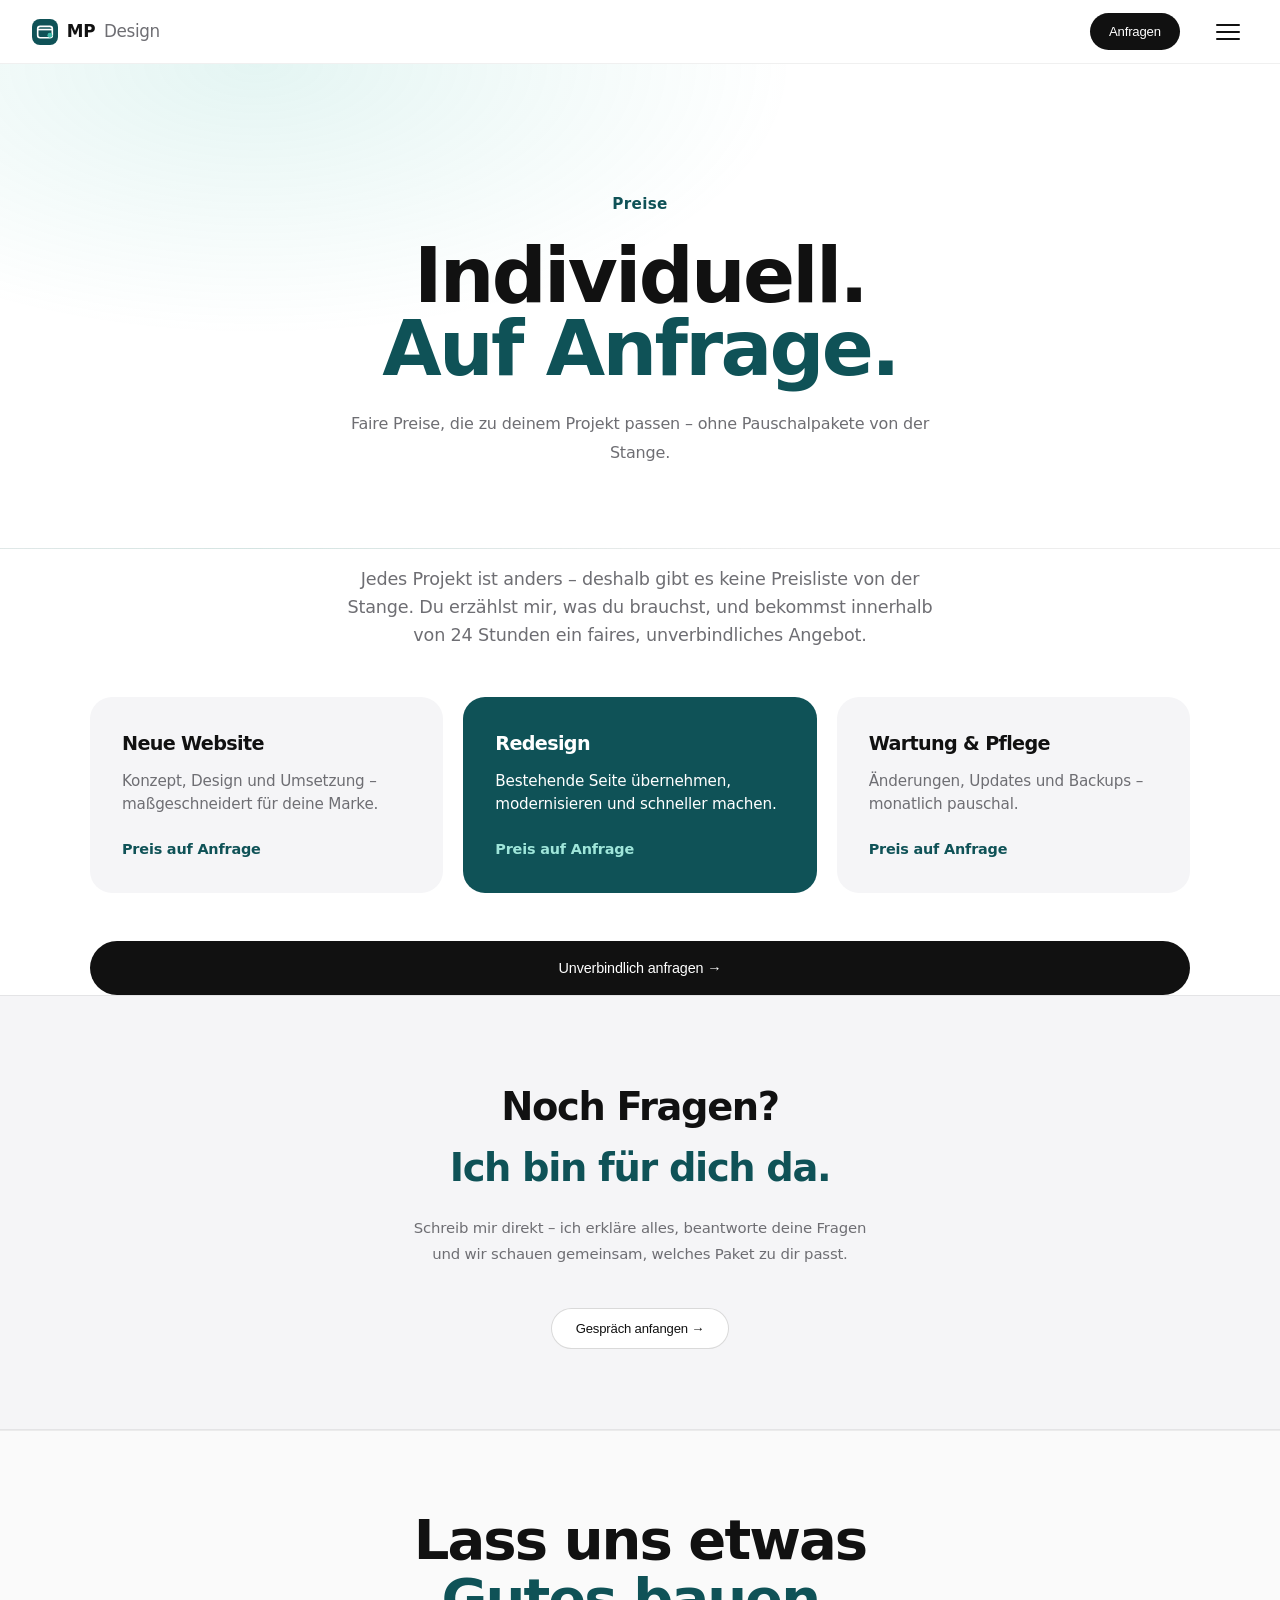
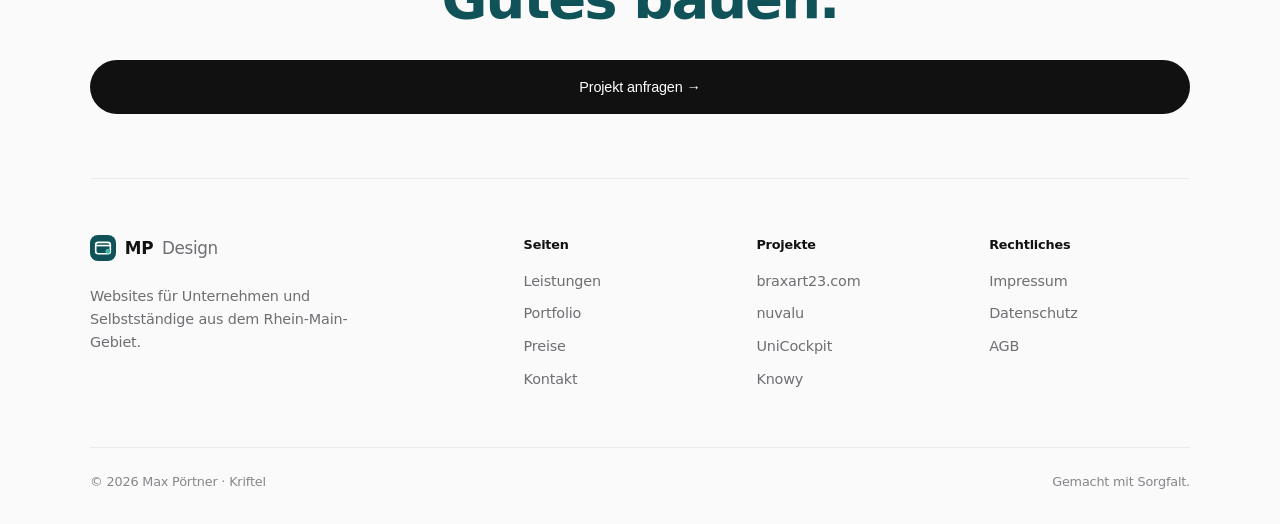
<file: preise.html>
<!DOCTYPE html>
<html lang="de">
<head>
<meta charset="UTF-8"/><meta name="viewport" content="width=device-width,initial-scale=1.0"/>
<title>Preise – MPDesign</title>
<meta name="description" content="Preise auf Anfrage: individuelle Angebote für Websites, Redesigns und Wartung."/>
<link rel="icon" type="image/svg+xml" href="data:image/svg+xml,%3Csvg xmlns='http://www.w3.org/2000/svg' viewBox='0 0 32 32'%3E%3Crect width='32' height='32' rx='8' fill='%230f5257'/%3E%3Crect x='7' y='9' width='18' height='14' rx='3' fill='none' stroke='%23fff' stroke-width='2'/%3E%3Cpath d='M7 13h18' stroke='%23fff' stroke-width='2'/%3E%3Ccircle cx='22' cy='20' r='3' fill='%233fb8a8'/%3E%3C/svg%3E">

<style>
*,*::before,*::after{box-sizing:border-box;margin:0;padding:0}
html{scroll-behavior:smooth}
body{padding-top:64px;background:#ffffff;color:#1d1d1f;font-family:'Inter',sans-serif;font-weight:300;line-height:1.6;overflow-x:hidden;max-width:100vw}
:root{--bg:#ffffff;--s1:#f5f5f7;--s2:#f2f2f4;--s3:#ebebee;--b:rgba(0,0,0,.07);--b2:rgba(0,0,0,.13);--text:#1d1d1f;--muted:#6e6e73;--accent:#0f5257;--accent2:#3fb8a8}
/* ── NAV ── */
nav{position:fixed;top:0;left:0;right:0;z-index:500;height:64px;padding:0 2rem;
  display:flex;align-items:center;justify-content:space-between;
  background:rgba(0,0,0,.97);border-bottom:1px solid rgba(0,0,0,.08)}
.nav-logo{font-family:'Inter',sans-serif;font-weight:800;font-size:1.15rem;
  letter-spacing:-.03em;color:#1d1d1f;text-decoration:none}
.nav-logo span{color:#0f5257}
/* nav-links HIDDEN by default, toggled by JS */
.nav-links{list-style:none;display:none;position:absolute;top:64px;left:0;right:0;
  flex-direction:column;background:#fafafa;border-bottom:1px solid rgba(0,0,0,.08);
  padding:1rem 0;gap:0;z-index:499}
.nav-links.open{display:flex}
.nav-links li{width:100%}
.nav-links a{color:#6e6e73;text-decoration:none;font-size:.95rem;font-weight:400;
  display:block;padding:.85rem 2rem;transition:color .2s,background .2s;border-left:3px solid transparent}
.nav-links a:hover{color:#1d1d1f;background:rgba(0,0,0,.04);border-left-color:#0f5257}
.nav-links a.active{color:#1d1d1f;border-left-color:#0f5257}
.nav-cta{background:#0f5257;color:#ffffff;padding:.48rem 1.2rem;border-radius:100px;
  font-family:'Inter',sans-serif;font-size:.82rem;font-weight:600;text-decoration:none;
  border:none;cursor:pointer;display:inline-flex;align-items:center;
  transition:transform .2s,box-shadow .2s;white-space:nowrap}
.nav-cta:hover{transform:translateY(-1px);box-shadow:0 8px 24px rgba(15,82,87,.3)}
/* BURGER - always visible */
.burger{background:none;border:none;cursor:pointer;padding:8px;
  display:flex;flex-direction:column;gap:5px;z-index:600;margin-left:1rem}
.burger span{display:block;width:24px;height:2px;background:#1d1d1f;
  transition:all .3s ease;transform-origin:center;border-radius:2px}
.burger.open span:nth-child(1){transform:translateY(7px) rotate(45deg)}
.burger.open span:nth-child(2){opacity:0;transform:scaleX(0)}
.burger.open span:nth-child(3){transform:translateY(-7px) rotate(-45deg)}
/* NAV WRAPPER right side */
.nav-right{display:flex;align-items:center;gap:.75rem}

/* PAGE HERO */
.ph{padding:8rem 2.5rem 5rem;border-bottom:1px solid var(--b);position:relative;overflow:hidden;isolation:isolate}
.hero-grid{position:absolute;inset:0;background-image:linear-gradient(to bottom,transparent 55%,#ffffff 100%),repeating-linear-gradient(0deg,transparent,transparent 79px,var(--b) 80px),repeating-linear-gradient(90deg,transparent,transparent 79px,var(--b) 80px);background-size:100% 100%,80px 80px,80px 80px;z-index:0;pointer-events:none}
.glow-r{pointer-events:none;position:absolute;top:-10%;right:-5%;width:650px;height:650px;background:radial-gradient(circle,rgba(15,82,87,.1) 0%,transparent 65%);pointer-events:none}
.ph h1{font-family:'Inter',sans-serif;font-size:clamp(2.8rem,6vw,6rem);font-weight:800;line-height:.95;letter-spacing:-.04em;margin-bottom:1.5rem}
.ph h1 span{color:var(--accent)}
.ph p{max-width:520px;color:var(--muted);font-size:1rem;line-height:1.8;font-weight:300}
.eye{display:flex;align-items:center;gap:.75rem;margin-bottom:1.5rem}
.eye::before{content:'';width:24px;height:1px;background:var(--muted)}
.eye span{color:var(--muted);font-size:.72rem;letter-spacing:.15em;text-transform:uppercase}

/* BUTTONS */
.btn-f{display:inline-flex;align-items:center;justify-content:center;gap:.5rem;padding:.95rem 2.25rem;border-radius:100px;background:var(--accent);color:#ffffff;font-family:'Inter',sans-serif;font-size:.9rem;font-weight:700;letter-spacing:-.01em;text-decoration:none;border:none;cursor:pointer;transition:transform .2s,box-shadow .2s;width:100%}
.btn-f:hover{transform:translateY(-2px);box-shadow:0 12px 36px rgba(15,82,87,.3)}
.btn-o{display:inline-flex;align-items:center;justify-content:center;gap:.5rem;padding:.95rem 2.25rem;border-radius:100px;background:none;color:var(--text);border:1px solid var(--b2);font-family:'Inter',sans-serif;font-size:.9rem;font-weight:500;text-decoration:none;cursor:pointer;transition:all .2s;width:100%}
.btn-o:hover{border-color:rgba(0,0,0,.3);background:var(--s1)}
.btn-o.sm{padding:.55rem 1.5rem;font-size:.82rem;width:auto}

/* PRICING CARDS */
.pricing-hero{padding:5rem 2.5rem 6rem;max-width:1100px;margin:0 auto}
.plans{display:grid;grid-template-columns:1fr 1fr;gap:2rem;margin-bottom:5rem;margin-top:1rem}

.plan{background:var(--s1);border:1px solid var(--b);padding:0;overflow:visible;position:relative;width:100%;box-sizing:border-box;transition:border-color .3s}
.plan:hover{border-color:rgba(0,0,0,.15)}
.plan.featured{border-color:var(--accent);background:rgba(15,82,87,.04)}
.plan.featured:hover{border-color:var(--accent)}

.plan-badge{position:absolute;top:0;right:1rem;background:var(--accent);color:#ffffff;font-family:'Inter',sans-serif;font-size:.68rem;font-weight:700;letter-spacing:.1em;text-transform:uppercase;padding:.3rem .85rem;border-radius:0 0 8px 8px}

.plan-top{padding:2.5rem 2.5rem 0}
.plan-type{font-size:.7rem;letter-spacing:.15em;text-transform:uppercase;color:var(--muted);display:block;margin-bottom:1rem}
.plan.featured .plan-type{color:var(--accent)}
.plan-name{font-family:'Inter',sans-serif;font-size:1.4rem;font-weight:800;letter-spacing:-.02em;margin-bottom:.35rem}
.plan-tagline{color:var(--muted);font-size:.88rem;line-height:1.6;margin-bottom:2rem;font-weight:300}

.plan-price-block{display:flex;align-items:baseline;gap:.5rem;margin-bottom:.4rem}
.plan-price{font-family:'Inter',sans-serif;font-size:4rem;font-weight:800;letter-spacing:-.05em;line-height:1}
.plan-currency{font-family:'Inter',sans-serif;font-size:1.5rem;font-weight:700;color:var(--muted);align-self:flex-start;margin-top:.5rem}
.plan-period{color:var(--muted);font-size:.85rem;font-weight:300}
.plan-note{color:var(--muted);font-size:.78rem;margin-bottom:2rem;font-weight:300}

.plan-divider{height:1px;background:var(--b);margin:0 2.5rem}

.plan-features{padding:2rem 2.5rem;display:flex;flex-direction:column;gap:.8rem;margin-bottom:2rem}
.plan-feat{display:flex;align-items:flex-start;gap:.85rem;font-size:.875rem;color:var(--text);font-weight:300;line-height:1.5}
.plan-feat::before{content:'✓';color:var(--accent);font-weight:700;flex-shrink:0;margin-top:.05em;font-size:.95rem}
.plan-feat.dim{color:var(--muted)}
.plan-feat.dim::before{content:'–';color:#333;font-weight:400}

.plan-cta{padding:0 2.5rem 2.5rem}

/* STRIPE INFO BOX */
.stripe-info{background:var(--s2);border:1px solid var(--b);border-left:3px solid var(--accent);padding:1.75rem 2rem;margin-bottom:3rem;display:flex;align-items:flex-start;gap:1.25rem}
.stripe-icon{font-size:1.5rem;flex-shrink:0;margin-top:.1rem}
.stripe-info h3{font-family:'Inter',sans-serif;font-size:.95rem;font-weight:700;margin-bottom:.4rem}
.stripe-info p{color:var(--muted);font-size:.85rem;line-height:1.7;font-weight:300}

/* COMPARISON TABLE */
.compare{border:1px solid var(--b);overflow:hidden;margin-bottom:5rem}
.compare-head{display:grid;grid-template-columns:1fr 160px 200px;background:var(--s2)}
.chc{padding:1.2rem 1.5rem;font-family:'Inter',sans-serif;font-size:.82rem;font-weight:700;text-align:center;border-left:1px solid var(--b);color:var(--text)}
.chc:first-child{text-align:left;border-left:none;color:var(--muted);font-size:.7rem;letter-spacing:.12em;text-transform:uppercase;font-family:'Inter',sans-serif;font-weight:300}
.chc.hi{color:var(--accent)}
.crow{display:grid;grid-template-columns:1fr 160px 200px;border-top:1px solid var(--b);transition:background .2s}
.crow:hover{background:var(--s2)}
.cc{padding:.9rem 1.5rem;font-size:.84rem;color:var(--muted);font-weight:300;display:flex;align-items:center}
.cv{padding:.9rem 1rem;text-align:center;display:flex;align-items:center;justify-content:center;border-left:1px solid var(--b);font-size:.82rem;color:var(--muted)}
.cv.yes{color:var(--accent);font-size:1.05rem;font-weight:700}
.cv.no{color:#222}

/* FAQ */
.faq{margin-bottom:5rem}
.faq h2{font-family:'Inter',sans-serif;font-size:clamp(1.8rem,3vw,2.5rem);font-weight:800;letter-spacing:-.03em;margin-bottom:3rem}
.faq h2 span{color:var(--accent)}
.faq-item{border-bottom:1px solid var(--b);overflow:hidden}
.faq-q{width:100%;background:none;border:none;cursor:pointer;display:flex;align-items:center;justify-content:space-between;padding:1.5rem 0;text-align:left;font-family:'Inter',sans-serif;font-size:1rem;font-weight:700;color:var(--text);gap:1rem;transition:color .2s}
.faq-q:hover{color:var(--accent)}
.faq-arrow{font-size:.9rem;transition:transform .3s;flex-shrink:0;color:var(--muted)}
.faq-item.open .faq-arrow{transform:rotate(180deg);color:var(--accent)}
.faq-a{max-height:0;overflow:hidden;transition:max-height .35s ease,padding .35s ease}
.faq-item.open .faq-a{max-height:400px;padding-bottom:1.25rem}
.faq-item.open .faq-a{max-height:200px;padding-bottom:1.5rem}
.faq-a p{color:var(--muted);font-size:.9rem;line-height:1.8;font-weight:300}

/* CTA STRIP */
.cta-strip{background:var(--s1);border-top:1px solid var(--b);border-bottom:1px solid var(--b);padding:5rem 2.5rem;text-align:center}
.cta-strip h2{font-family:'Inter',sans-serif;font-size:clamp(1.8rem,3vw,2.8rem);font-weight:800;letter-spacing:-.03em;margin-bottom:1rem}
.cta-strip h2 span{color:var(--accent)}
.cta-strip p{color:var(--muted);font-size:.93rem;line-height:1.8;font-weight:300;max-width:480px;margin:0 auto 2.5rem}

/* FOOTER */
footer{border-top:1px solid var(--b)}
.fi{display:grid;grid-template-columns:1fr 1fr 1fr;gap:4rem;padding:4rem 2.5rem 3rem;border-bottom:1px solid var(--b)}
.fb p{color:var(--muted);font-size:.85rem;line-height:1.75;font-weight:300;margin-top:.85rem}
.fn{display:flex;flex-direction:column;gap:.6rem}
.fn a{color:var(--muted);text-decoration:none;font-size:.85rem;font-weight:300;transition:color .2s}
.fn a:hover{color:var(--text)}
.fs{font-size:.68rem;letter-spacing:.12em;text-transform:uppercase;color:var(--muted);margin-bottom:.25rem;display:block}
.fp{display:flex;flex-direction:column;gap:.6rem}
.fp a{color:var(--muted);text-decoration:none;font-family:'Inter',sans-serif;font-weight:700;font-size:.85rem;transition:color .2s}
.fp a:hover{color:var(--accent)}
.fbot{padding:1.3rem 2.5rem;display:flex;justify-content:space-between;align-items:center;flex-wrap:wrap;gap:1rem;box-sizing:border-box;width:100%}
.fbot p,.fbot a{color:var(--muted);font-size:.76rem;text-decoration:none;transition:color .2s}
.fbot a:hover{color:var(--text)}

/* REVEAL */
.rev{opacity:0;transform:translateY(22px);transition:opacity .7s ease,transform .7s ease}
.rev.vis{opacity:1;transform:none}

@keyframes fadeUp{from{opacity:0;transform:translateY(28px)}to{opacity:1;transform:translateY(0)}}
@keyframes pulse{0%,100%{opacity:1;transform:scale(1)}50%{opacity:.5;transform:scale(.7)}}

.compare-head,.crow{grid-template-columns:1fr 120px 140px}.fi{grid-template-columns:1fr 1fr}}
.compare{overflow-x:auto}.compare-head,.crow{min-width:480px}.fi{grid-template-columns:1fr}.fbot{flex-direction:column;text-align:center}}



/* ── FOOTER CENTERING ── */
footer{border-top:1px solid rgba(0,0,0,.07);width:100%;box-sizing:border-box}
.footer-wrap{max-width:1200px;margin:0 auto;width:100%}
.footer-grid{display:grid;grid-template-columns:1.4fr 1fr 1fr 1fr;gap:3rem;
  padding:4rem 2.5rem 3rem;border-bottom:1px solid rgba(0,0,0,.07);
  box-sizing:border-box;width:100%}
.footer-bottom{padding:1.3rem 2.5rem;display:flex;justify-content:space-between;
  align-items:center;flex-wrap:wrap;gap:.75rem;box-sizing:border-box;width:100%}
.footer-bottom p,.footer-bottom a{color:#6e6e73;font-size:.76rem;text-decoration:none;transition:color .2s}
.footer-bottom a:hover{color:#1d1d1f}
@media(max-width:860px){
  .footer-grid{grid-template-columns:1fr 1fr!important;gap:2rem!important;padding:2.5rem 1.25rem!important}
  .footer-bottom{padding:1rem 1.25rem!important;flex-direction:column!important;text-align:center!important;gap:.5rem!important}
  .footer-bottom div{justify-content:center!important}
}
@media(max-width:500px){
  .footer-grid{grid-template-columns:1fr!important}
}
</style>
<link rel="stylesheet" href="theme.css?v=5">
</head>
<body>
<style id="mobileFix">
/* ══════════════════════════════════════════
   DEFINITIVE MOBILE FIX – alle Seiten
   ══════════════════════════════════════════ */

/* 1. Prevent ALL horizontal scroll */
html { overflow-x: hidden !important; }
body { overflow-x: hidden !important; max-width: 100vw !important; }

/* 2. Nav always fixed at top */
nav { position: fixed !important; top: 0 !important; left: 0 !important;
      right: 0 !important; z-index: 500 !important; }

/* 3. Cookie banner never clipped */
#cookieBanner {
  position: fixed !important; z-index: 9999 !important;
  left: 1rem !important; right: 1rem !important;
  bottom: 1rem !important; width: auto !important;
  transform: none !important; max-width: none !important;
}

/* 4. Iframes fill container properly */
.pc-thumb {
  width: 100% !important; height: 200px !important;
  aspect-ratio: unset !important; overflow: hidden !important;
  position: relative !important;
}
.pc-thumb iframe {
  position: absolute !important; top: 0 !important; left: 0 !important;
  width: 200% !important; height: 200% !important;
  transform: scale(0.5) !important; transform-origin: top left !important;
  border: none !important; pointer-events: none !important;
}
.proj-img-wrap { overflow: hidden !important; }
.proj-img-wrap iframe {
  width: 200% !important; height: 200% !important;
  transform: scale(0.5) !important; transform-origin: top left !important;
  border: none !important; pointer-events: none !important; display: block !important;
}
.pj-thumb { overflow: hidden !important; position: relative !important; }
.pj-thumb iframe {
  position: absolute !important; top: 0 !important; left: 0 !important;
  width: 200% !important; height: 200% !important;
  transform: scale(0.5) !important; transform-origin: top left !important;
  border: none !important; pointer-events: none !important;
}

@media (max-width: 860px) {

  /* ── PAGE HERO PADDING FIX (text not cut off) ── */
  .ph, .page-hero {
    padding-top: 3.5rem !important;
    padding-bottom: 2.5rem !important;
    padding-left: 1.25rem !important;
    padding-right: 1.25rem !important;
  }
  .ph h1, .page-hero h1 {
    font-size: clamp(2.2rem, 8vw, 3.5rem) !important;
    margin-bottom: 1rem !important;
  }

  /* ── HERO ── */
  .hero {
    padding: 3rem 1.25rem 3rem !important;
    min-height: unset !important;
  }
  .hero h1 { font-size: clamp(2rem, 8vw, 3.5rem) !important; }
  .hero-body { font-size: .9rem !important; max-width: 100% !important; }
  .hero-btns {
    flex-direction: column !important; width: 100% !important; gap: .75rem !important;
  }
  .hero-btns a { width: 100% !important; justify-content: center !important; }

  /* ── ALL SECTION PADDING ── */
  .sec, .section, .sdark, .section-dark,
  .pricing-hero, .legal-page, .lp2, .page {
    padding-left: 1.25rem !important;
    padding-right: 1.25rem !important;
  }

  /* ── GRIDS → 1 COLUMN ── */
  .about-g, .lg, .pg, .pc2, .plans, .card-grid, .portfolio-grid,
  .price-cards, .contact-grid, .cg, .features-grid, .info-row,
  .proc, .process-grid, .fi {
    grid-template-columns: 1fr !important;
  }

  /* All inline grid → 1 col */
  [style*="grid-template-columns"] {
    grid-template-columns: 1fr !important;
    min-width: 0 !important;
  }

  /* ── INLINE PADDING REDUCTION ── */
  [style*="padding:2.5rem"]  { padding: 1.25rem !important; }
  [style*="padding:4rem 3rem"] { padding: 1.5rem 1.25rem !important; }
  [style*="padding:5.5rem 3rem"] { padding: 2rem 1.25rem !important; }
  [style*="padding:4rem 2.5rem"] { padding: 1.75rem 1.25rem !important; }

  /* ── TYPOGRAPHY ── */
  .sh2, .section-h2 { font-size: clamp(1.5rem, 6vw, 2.2rem) !important; }
  .lh { font-size: clamp(1.3rem, 5vw, 2rem) !important; }
  [style*="text-align:right"] { text-align: left !important; }
  [style*="min-width:120px"] { min-width: 0 !important; }

  /* ── PORTFOLIO ── */
  .proj-acc-inner { flex-direction: column !important; }
  .proj-img-wrap { flex: 0 0 200px !important; height: 200px !important; }
  .proj-right { min-height: 0 !important; }
  .pj, .proj-item { grid-template-columns: 1fr !important; direction: ltr !important; }
  .pj * { direction: ltr !important; }
  .pji, .proj-info { padding: 1.5rem 1.25rem !important; }

  /* ── LEISTUNGEN ACCORDION ── */
  .acc-inner { grid-template-columns: 1fr !important; padding-left: 0 !important; }
  .li, .leistung-item { grid-template-columns: 36px 1fr !important; }
  .li > *:last-child, .leistung-item > *:last-child { grid-column: 2 !important; }
  .pstep, .process-step {
    border-right: none !important;
    border-bottom: 1px solid rgba(0,0,0,.07) !important;
  }

  /* ── PREISE ── */
  .plans { grid-template-columns: 1fr !important; }
  .plan { width: 100% !important; min-width: 0 !important; overflow: visible !important; }
  .plan-top, .plan-cta, .plan-features {
    padding-left: 1.25rem !important; padding-right: 1.25rem !important;
  }
  .plan-price { font-size: 2.2rem !important; }
  .price-card-top { flex-direction: column !important; }
  .price-big { text-align: left !important; }

  /* ── CONTACT ── */
  .cl, .contact-left {
    border-right: none !important;
    border-bottom: 1px solid rgba(0,0,0,.07) !important;
    padding: 2rem 1.25rem !important;
  }
  .cr, .contact-right { padding: 2rem 1.25rem !important; }

  /* ── STATS ── */
  .stats, .stats-bar {
    gap: 1.25rem !important; padding: 1.5rem 1.25rem !important;
    flex-wrap: wrap !important; justify-content: center !important;
  }
  .sn, .stat-n { font-size: 1.9rem !important; }

  /* ── TABLES ── */
  .pt, .compare, .price-table { overflow-x: auto !important; }

  /* ── MISC ── */
  [style*="width:55%"][style*="opacity"] { display: none !important; }
  .scroll-hint { display: none !important; }
  .mq, .marquee-wrap { overflow: hidden !important; }
  nav { padding: 0 1.25rem !important; height: 56px !important; }
  [style*="border-right:1px solid rgba(255"] {
    border-right: none !important;
    border-bottom: 1px solid rgba(0,0,0,.07) !important;
  }
  [style*="border-right:1px solid rgba(200,240"] {
    border-right: none !important;
    border-bottom: 1px solid rgba(15,82,87,.12) !important;
  }
  .cta-group { flex-direction: column !important; align-items: stretch !important; }
  .cta-group a { text-align: center !important; justify-content: center !important; }
  .btn-f, .btn-o { width: 100% !important; justify-content: center !important; }

  /* ── PC-THUMB on mobile ── */
  .pc-thumb { height: 180px !important; }

  /* ── WARTUNG ── */
  .price-card-main [style*="grid-template-columns"] {
    grid-template-columns: 1fr !important;
  }
  .features-grid { grid-template-columns: 1fr !important; }
  .info-row { grid-template-columns: 1fr !important; }
}

/* ── FOOTER CENTERING ── */
  .fbot { padding: 1rem 1.25rem !important; }
  footer { width: 100% !important; overflow: hidden !important; }
  [style*="padding:4rem 2.5rem 3rem"] { padding: 2.5rem 1.25rem !important; }

@media (max-width: 500px) {
  body { padding-top: 56px !important; }
  [style*="grid-template-columns"] { grid-template-columns: 1fr !important; }
  .fi { grid-template-columns: 1fr !important; }
  .fbot { flex-direction: column !important; text-align: center !important; gap: .5rem !important; }
  .hero h1 { font-size: clamp(1.8rem, 7vw, 2.5rem) !important; }
  .pc-thumb { height: 150px !important; }
  nav { padding: 0 1rem !important; }
  .ph h1 { font-size: clamp(1.9rem, 7vw, 2.5rem) !important; }
}
</style>
<!-- NAV -->
<nav id="nav">
  <a href="index.html" class="nav-logo brand"><span class="brand-mark"></span>MP<em>Design</em></a>
  <div class="nav-right">
    <a href="kontakt.html" class="nav-cta">Anfragen</a>
    <button class="burger" id="burger" onclick="toggleMob()" aria-label="Menü">
      <span></span><span></span><span></span>
    </button>
  </div>
  <ul class="nav-links" id="navLinks">
    <li><a href="index.html" onclick="closeMob()">Start</a></li>
    <li><a href="leistungen.html" onclick="closeMob()">Leistungen</a></li>
    <li><a href="portfolio.html" onclick="closeMob()">Portfolio</a></li>
    <li><a href="preise.html" class="active" onclick="closeMob()">Preise</a></li>
    <li><a href="kontakt.html" onclick="closeMob()">Kontakt</a></li>
  </ul>
</nav>
<!-- PAGE HERO -->
<div class="ph"><div class="eye"><span>Preise</span></div><h1>Individuell.<br><span>Auf Anfrage.</span></h1><p>Faire Preise, die zu deinem Projekt passen – ohne Pauschalpakete von der Stange.</p></div>
<section class="sec rev quote-sec">
  <div class="eye"><span>Preise</span></div>
  <h2 class="sh2">Individuell.<br><span>Auf Anfrage.</span></h2>
  <p class="lead">Jedes Projekt ist anders – deshalb gibt es keine Preisliste von der Stange. Du erzählst mir, was du brauchst, und bekommst innerhalb von 24 Stunden ein faires, unverbindliches Angebot.</p>
  <div class="pkg">
    <div class="pkg-c"><h3>Neue Website</h3><p>Konzept, Design und Umsetzung – maßgeschneidert für deine Marke.</p><span>Preis auf Anfrage</span></div>
    <div class="pkg-c"><h3>Redesign</h3><p>Bestehende Seite übernehmen, modernisieren und schneller machen.</p><span>Preis auf Anfrage</span></div>
    <div class="pkg-c"><h3>Wartung & Pflege</h3><p>Änderungen, Updates und Backups – monatlich pauschal.</p><span>Preis auf Anfrage</span></div>
  </div>
  <a href="kontakt.html" class="btn-f">Unverbindlich anfragen →</a>
</section>

<!-- CTA STRIP -->
<div class="cta-strip rev">
  <h2>Noch Fragen?<br><span>Ich bin für dich da.</span></h2>
  <p>Schreib mir direkt – ich erkläre alles, beantworte deine Fragen und wir schauen gemeinsam, welches Paket zu dir passt.</p>
  <a href="kontakt.html" class="btn-o sm">Gespräch anfangen →</a>
</div>

<!-- FOOTER -->
<footer class="ft2">
  <div class="ft2-cta">
    <h2>Lass uns etwas<br><span>Gutes bauen.</span></h2>
    <a href="kontakt.html" class="btn-f">Projekt anfragen →</a>
  </div>
  <div class="ft2-grid">
    <div><a href="index.html" class="nav-logo brand"><span class="brand-mark"></span>MP<em>Design</em></a><p>Websites für Unternehmen und Selbstständige aus dem Rhein-Main-Gebiet.</p></div>
    <div class="ft2-col"><b>Seiten</b><a href="leistungen.html">Leistungen</a><a href="portfolio.html">Portfolio</a><a href="preise.html">Preise</a><a href="kontakt.html">Kontakt</a></div>
    <div class="ft2-col"><b>Projekte</b><a href="https://braxart23.com" target="_blank" rel="noopener">braxart23.com</a><a href="https://inneryield.de" target="_blank" rel="noopener">nuvalu</a><a href="https://unicockpit.de" target="_blank" rel="noopener">UniCockpit</a><a href="https://knowy.cc" target="_blank" rel="noopener">Knowy</a></div>
    <div class="ft2-col"><b>Rechtliches</b><a href="impressum.html">Impressum</a><a href="datenschutz.html">Datenschutz</a><a href="agb.html">AGB</a></div>
  </div>
  <div class="ft2-bot"><span>© 2026 Max Pörtner · Kriftel</span><span>Gemacht mit Sorgfalt.</span></div>
</footer>

<script>
async function trackConsent(type, nextUrl) {
  // Send AGB consent to Formspree as proof
  try {
    await fetch('https://formspree.io/f/mrerobrq', {
      method: 'POST',
      headers: {'Accept':'application/json','Content-Type':'application/json'},
      body: JSON.stringify({
        _subject: 'AGB-Zustimmung: ' + type,
        typ: type,
        aktion: 'AGB + Datenschutz + Widerrufsbelehrung akzeptiert',
        zeitpunkt: new Date().toLocaleString('de-DE'),
        seite: window.location.href
      })
    });
  } catch(e){}
  window.location.href = nextUrl;
}
function toggleFaq(btn){
  var item=btn.closest('.faq-item');
  var wasOpen=item.classList.contains('open');
  document.querySelectorAll('.faq-item.open').forEach(function(i){i.classList.remove('open');});
  if(!wasOpen) item.classList.add('open');
}
function toggleBtn(id, cb){
  var btn=document.getElementById(id);
  if(cb.checked){
    btn.style.background='#0f5257';
    btn.style.pointerEvents='auto';
  } else {
    btn.style.background='#6e6e73';
    btn.style.pointerEvents='none';
  }
}
window.addEventListener('scroll',function(){
  var n=document.getElementById('nav');
  if(n) n.classList.toggle('scrolled',window.scrollY>50);
});
function toggleMob(){
  var links=document.getElementById('navLinks');
  var burger=document.getElementById('burger');
  var open=links.classList.toggle('open');
  burger.classList.toggle('open',open);
  document.body.style.overflow=open?'hidden':'';
}
function closeMob(){
  var links=document.getElementById('navLinks');
  var burger=document.getElementById('burger');
  if(links) links.classList.remove('open');
  if(burger) burger.classList.remove('open');
  document.body.style.overflow='';
}
var obs=new IntersectionObserver(function(entries){
  entries.forEach(function(e){
    if(e.isIntersecting){e.target.classList.add('vis');obs.unobserve(e.target);}
  });
},{threshold:.07});
document.querySelectorAll('.rev').forEach(function(el){obs.observe(el);});
</script>


<!-- ── COOKIE BANNER ── -->
<div id="cookieBanner" style="display:none;position:fixed;bottom:1.5rem;left:50%;transform:translateX(-50%);z-index:9999;width:calc(100% - 3rem);max-width:620px;background:#f5f5f7;border:1px solid rgba(0,0,0,.13);border-radius:14px;padding:1.4rem 1.75rem;box-shadow:0 8px 48px rgba(0,0,0,.7);flex-wrap:wrap;gap:1rem;align-items:center;opacity:0;transition:opacity .35s">
  <div style="flex:1;min-width:220px">
    <p style="font-family:'Inter',sans-serif;font-size:.95rem;font-weight:700;color:#1d1d1f;margin-bottom:.35rem">🍪 Diese Website nutzt Cookies</p>
    <p style="font-size:.81rem;color:#6e6e73;font-weight:300;line-height:1.65">Wir verwenden Cookies, um die Website zu verbessern. Weitere Infos in der <a href="datenschutz.html" style="color:#0f5257;text-decoration:none;font-weight:400">Datenschutzerklärung</a>.</p>
  </div>
  <div style="display:flex;gap:.65rem;align-items:center;flex-shrink:0">
    <button onclick="denyCookies()" style="background:none;border:1px solid rgba(0,0,0,.15);color:#6e6e73;padding:.48rem 1rem;border-radius:100px;font-family:'Inter',sans-serif;font-size:.79rem;cursor:pointer;white-space:nowrap;transition:all .2s" onmouseover="this.style.borderColor='rgba(0,0,0,.3)';this.style.color='#1d1d1f'" onmouseout="this.style.borderColor='rgba(0,0,0,.15)';this.style.color='#6e6e73'">Nur notwendige</button>
    <button onclick="acceptCookies()" style="background:#0f5257;border:none;color:#fff;padding:.48rem 1.15rem;border-radius:100px;font-family:'Inter',sans-serif;font-size:.79rem;font-weight:700;cursor:pointer;white-space:nowrap;transition:opacity .2s" onmouseover="this.style.opacity='.82'" onmouseout="this.style.opacity='1'">Akzeptieren</button>
  </div>
</div>
<script>
(function(){
  if(!localStorage.getItem('mpweb_cookie_consent')){
    var b=document.getElementById('cookieBanner');
    if(b){
      b.style.display='flex';
      b.style.opacity='0';
      setTimeout(function(){b.style.opacity='1';},50);
    }
  }
})();
function acceptCookies(){
  localStorage.setItem('mpweb_cookie_consent','all');
  hideCookieBanner();
}
function denyCookies(){
  localStorage.setItem('mpweb_cookie_consent','necessary');
  hideCookieBanner();
}
function hideCookieBanner(){
  var b=document.getElementById('cookieBanner');
  if(b){
    b.style.transition='opacity .35s,transform .35s';
    b.style.opacity='0';
    b.style.transform='translateX(-50%) translateY(16px)';
    setTimeout(function(){b.style.display='none';},380);
  }
}
</script>
</body>
</html>
</file>
<file: theme.css>
/* theme.css – loaded last on every page; light, calm reskin over the old inline styles */
:root{--bg:#fff;--s1:#f5f5f7;--s2:#f2f2f4;--s3:#ebebee;--b:rgba(0,0,0,.07);--b2:rgba(0,0,0,.12);--text:#1d1d1f;--muted:#6e6e73;--accent:#0f5257;--accent2:#3fb8a8;--ink:#111}
html{-webkit-font-smoothing:antialiased;-moz-osx-font-smoothing:grayscale}
body{font-family:'Inter',-apple-system,BlinkMacSystemFont,system-ui,sans-serif!important;font-weight:400!important;letter-spacing:-.011em;background:#fff!important;color:#1d1d1f}
h1,h2,h3,.sh2,.lh,.nav-logo,.plan-price,.pa,.sn{font-family:'Inter',-apple-system,system-ui,sans-serif!important;font-weight:700!important;letter-spacing:-.035em!important;color:#111}
h1 span,h2 span,.sh2 span,.hero h1 span,.qt blockquote span{color:#0f5257!important;-webkit-text-fill-color:#0f5257!important;background:none!important}
p{font-weight:400!important}
::selection{background:rgba(63,184,168,.3)}

/* Nav: white frosted glass */
nav{background:rgba(255,255,255,.82)!important;backdrop-filter:saturate(180%) blur(20px);-webkit-backdrop-filter:saturate(180%) blur(20px);border-bottom:1px solid rgba(0,0,0,.06)!important}
.nav-logo{color:#111!important}
.nav-logo span{color:#3fb8a8!important}
.nav-links{background:rgba(255,255,255,.97)!important;backdrop-filter:blur(20px);-webkit-backdrop-filter:blur(20px);box-shadow:0 20px 40px -20px rgba(0,0,0,.15)}
.nav-links a{border-left:none!important;color:#6e6e73!important}
.nav-links a:hover,.nav-links a.active{color:#111!important;background:#f5f5f7!important}
.burger span{background:#111!important}

/* Buttons: ink pill + quiet outline */
.btn-f,.nav-cta,.btn-primary,.cta-btn,.plan-cta a,.plan-badge{background:#111!important;color:#fff!important;box-shadow:none!important;font-weight:500!important;border-radius:100px!important}
.btn-f:hover,.nav-cta:hover,.btn-primary:hover,.cta-btn:hover{background:#0f5257!important;transform:none!important}
.btn-o{border:1px solid rgba(0,0,0,.15)!important;color:#111!important;font-weight:500!important;background:#fff!important}
.btn-o:hover{background:#f5f5f7!important;border-color:rgba(0,0,0,.25)!important}

/* Kill the "AI template" decoration */
.hero-grid,.glow-r,.glow-l,.scroll-hint,.acard-ic,.lc-ic,.lc-n,.acard::after,.lc::after{display:none!important}
.hero>div[style*="opacity:.13"]{display:none!important}

/* Hero: soft mint wash + big photo */
.hero{min-height:auto!important;padding:7rem 1.5rem 4rem!important;justify-content:center!important;text-align:center;align-items:center;background:radial-gradient(60% 50% at 50% 0%,rgba(63,184,168,.16),transparent 70%),#fff!important}
.hero .hero-body{margin:0 auto 2rem!important;max-width:560px!important;color:#6e6e73!important;font-size:1.2rem!important;line-height:1.55!important}
.hero-btns{justify-content:center}
.hero h1{font-size:clamp(2.8rem,8vw,6rem)!important;line-height:1.02!important}
.hero-img{display:block;width:min(1100px,100%);aspect-ratio:16/8;object-fit:cover;margin:4rem auto 0;border-radius:28px;box-shadow:0 40px 80px -40px rgba(15,82,87,.35)}
.ph,.pricing-hero,.wartung-hero{background:radial-gradient(60% 80% at 20% 0%,rgba(63,184,168,.14),transparent 70%)!important}
.avail{background:rgba(63,184,168,.12)!important;border:none!important;color:#0f5257!important}
.avail-dot{background:#3fb8a8!important;box-shadow:none!important}
.eye::before{display:none!important}
.eye span{color:#0f5257!important;letter-spacing:.02em!important;text-transform:none!important;font-size:.95rem!important;font-weight:600!important}

/* Photos in sections */
.about-img{width:100%;aspect-ratio:4/3;object-fit:cover;border-radius:22px;display:block}
.band{position:relative;margin:0 auto;max-width:1200px;padding:0 1.5rem 5rem}
.band img{width:100%;height:clamp(260px,42vw,520px);object-fit:cover;border-radius:28px;display:block}
.band figcaption{position:absolute;left:3rem;bottom:7rem;right:3rem;color:#fff;font-size:clamp(1.3rem,3vw,2.2rem);font-weight:700;letter-spacing:-.03em;text-shadow:0 2px 24px rgba(0,0,0,.35);max-width:620px}

/* Marquee + stats: quieter */
.mq{background:#fafafa!important;border-color:rgba(0,0,0,.06)!important}
.mq-i{color:#6e6e73!important}
.mq-i span{color:#3fb8a8!important}
.stats{border-color:rgba(0,0,0,.06)!important;background:#fff!important}
.sn{color:#111!important}

/* Cards: soft grey surfaces, large radii */
.acard,.lc,.pc,.pcard,.plan,.port-card,.acc-item,.faq-item,.price-card-main,.info-box,.feat,.cc,.pj,.cl,.cr{background:#f5f5f7!important;border:1px solid transparent!important;border-radius:22px!important;overflow:hidden;box-shadow:none!important;transition:transform .3s ease,box-shadow .3s ease,background .3s ease!important}
.acard:hover,.lc:hover,.pc:hover,.port-card:hover,.pcard:hover{background:#fff!important;border-color:rgba(0,0,0,.06)!important;box-shadow:0 24px 48px -24px rgba(0,0,0,.18)!important;transform:translateY(-3px)!important}
.pcard.hi,.plan:has(.plan-badge){background:#0f5257!important;color:#fff}
.pcard.hi *,.plan:has(.plan-badge) .plan-price,.plan:has(.plan-badge) .plan-name{color:#fff!important}
.lg,.pg,.ac,.pc2,.plans,.port-grid{gap:1.25rem!important}
.pc-tag,.port-tag{color:#6e6e73!important;letter-spacing:0!important;text-transform:none!important}
.own-b,.own-badge{background:rgba(63,184,168,.15)!important;color:#0f5257!important;border:none!important;border-radius:100px!important}
.sdark{background:#fafafa!important}

/* Forms */
input,textarea,select{background:#fff!important;border:1px solid rgba(0,0,0,.12)!important;border-radius:12px!important;color:#1d1d1f!important;font-family:inherit!important}
input:focus,textarea:focus,select:focus{outline:none!important;border-color:#3fb8a8!important;box-shadow:0 0 0 4px rgba(63,184,168,.2)!important}

/* Quote + footer */
.qt{background:linear-gradient(135deg,#e8f6f3,#f5f5f7)!important}
.qt blockquote{font-weight:600!important;letter-spacing:-.03em!important;color:#111!important}
footer{background:#fafafa!important;border-top:1px solid rgba(0,0,0,.06)!important}
#cookieBanner{background:rgba(255,255,255,.95)!important;backdrop-filter:blur(20px);-webkit-backdrop-filter:blur(20px);border:1px solid rgba(0,0,0,.08)!important;border-radius:18px!important;box-shadow:0 20px 50px -20px rgba(0,0,0,.25)!important;color:#1d1d1f!important}
@media (max-width:700px){.band figcaption{left:2.5rem;bottom:6.5rem;font-size:1.15rem}.hero-img{border-radius:20px;aspect-ratio:4/3}}
@media (prefers-reduced-motion:reduce){*{animation:none!important;transition:none!important}}
@media (min-width:1000px){.pg{grid-template-columns:repeat(3,1fr)!important}}
.acc-icon,.lic{display:none!important}

/* ── v3: logo, centering, no grey grid boxes, packages, footer ── */
.brand{display:inline-flex!important;align-items:center;gap:.55rem;font-size:1.05rem!important;font-weight:700!important;letter-spacing:-.02em!important;color:#111!important;text-decoration:none}
.brand em{font-style:normal;font-weight:400;color:#6e6e73;margin-left:0}
.brand-mark{width:26px;height:26px;border-radius:8px;flex:none;background:#0f5257 url("data:image/svg+xml,%3Csvg xmlns='http://www.w3.org/2000/svg' viewBox='0 0 32 32'%3E%3Crect x='7' y='9' width='18' height='14' rx='3' fill='none' stroke='%23fff' stroke-width='2'/%3E%3Cpath d='M7 13h18' stroke='%23fff' stroke-width='2'/%3E%3Ccircle cx='22' cy='20' r='3' fill='%233fb8a8'/%3E%3C/svg%3E") center/100% no-repeat}

/* grids had a grey background used as fake borders – remove it */
.lg,.pg,.ac,.pc2,.plans,.port-grid,.proc,.cg,.features-grid,.info-row,.fi,.lp,[style*="grid-template-columns"]{background:transparent!important;border:none!important}
.pstep{background:#f5f5f7!important;border:none!important;border-radius:22px!important}
.proc{gap:1.25rem!important;display:grid}

/* centered headings on subpages and section intros (home "Über mich" stays split) */
.ph,.pricing-hero,.wartung-hero,.legal-page>h1{text-align:center!important;margin-left:auto!important;margin-right:auto!important}
.ph p{margin-left:auto!important;margin-right:auto!important;max-width:620px}
.ph .eye,.sec>.eye,.sdark .eye,.quote-sec .eye{justify-content:center!important;display:flex!important}
.sec>.sh2,.sdark .sh2,.quote-sec .sh2{text-align:center}
.sdark .inner{text-align:center}
.sdark .lg{text-align:left}
.sec:has(>.pg)>div:first-child{justify-content:center!important;flex-direction:column;gap:.75rem}

/* packages "auf Anfrage" */
.quote-sec{text-align:center;max-width:1100px;margin:0 auto}
.quote-sec .lead{color:#6e6e73;font-size:1.1rem;line-height:1.6;max-width:600px;margin:1rem auto 3rem}
.pkg{display:grid;grid-template-columns:repeat(auto-fit,minmax(240px,1fr));gap:1.25rem;margin-bottom:3rem;text-align:left}
.pkg-c{background:#f5f5f7;border-radius:22px;padding:2rem;display:flex;flex-direction:column;gap:.6rem}
.pkg-c h3{font-size:1.2rem}
.pkg-c p{color:#6e6e73;font-size:.95rem;line-height:1.55;flex:1}
.pkg-c span{color:#0f5257;font-weight:600;font-size:.9rem;margin-top:.75rem}
.pkg-c:nth-child(2){background:#0f5257}.pkg-c:nth-child(2) *{color:#fff!important}.pkg-c:nth-child(2) span{color:#9fe6da!important}

/* project screenshots */
.pc-thumb img,.port-img img{width:100%;height:100%;object-fit:cover;object-position:top;display:block}
.pc-thumb{height:auto!important;aspect-ratio:16/10}
.port-img{aspect-ratio:16/9;height:auto!important;cursor:pointer;overflow:hidden}

/* footer */
.ft2{background:#fafafa!important;border-top:1px solid rgba(0,0,0,.06);padding:0 1.5rem}
.ft2-cta{max-width:1100px;margin:0 auto;padding:5rem 0 4rem;text-align:center;border-bottom:1px solid rgba(0,0,0,.06)}
.ft2-cta h2{font-size:clamp(2rem,5vw,3.5rem);line-height:1.05;margin-bottom:2rem}
.ft2-grid{max-width:1100px;margin:0 auto;padding:3.5rem 0;display:grid;grid-template-columns:2fr 1fr 1fr 1fr;gap:2rem}
.ft2-grid p{color:#6e6e73;font-size:.9rem;line-height:1.6;margin-top:1rem;max-width:280px}
.ft2-col{display:flex;flex-direction:column;gap:.6rem;align-items:flex-start;justify-content:flex-start}
.ft2-grid b{font-size:.8rem;font-weight:600;color:#111;margin-bottom:.3rem}
.ft2-col a{color:#6e6e73;text-decoration:none;font-size:.9rem}
.ft2-col a:hover{color:#0f5257}
.ft2-bot{max-width:1100px;margin:0 auto;padding:1.5rem 0 2rem;border-top:1px solid rgba(0,0,0,.06);display:flex;justify-content:space-between;color:#86868b;font-size:.8rem}
@media (max-width:760px){.ft2-grid{grid-template-columns:1fr 1fr}.ft2-grid>div:first-child{grid-column:1/-1}.ft2-bot{flex-direction:column;gap:.4rem;text-align:center}}
.ph+.quote-sec>.eye,.ph+.quote-sec>.sh2{display:none!important}
@media (max-width:600px){.hero .hero-body{font-size:1.02rem!important}.hero h1{font-size:2.6rem!important}}
@media (min-width:1000px){.pg{grid-template-columns:repeat(2,1fr)!important}}
#cookieBanner{display:none!important}
</file>
